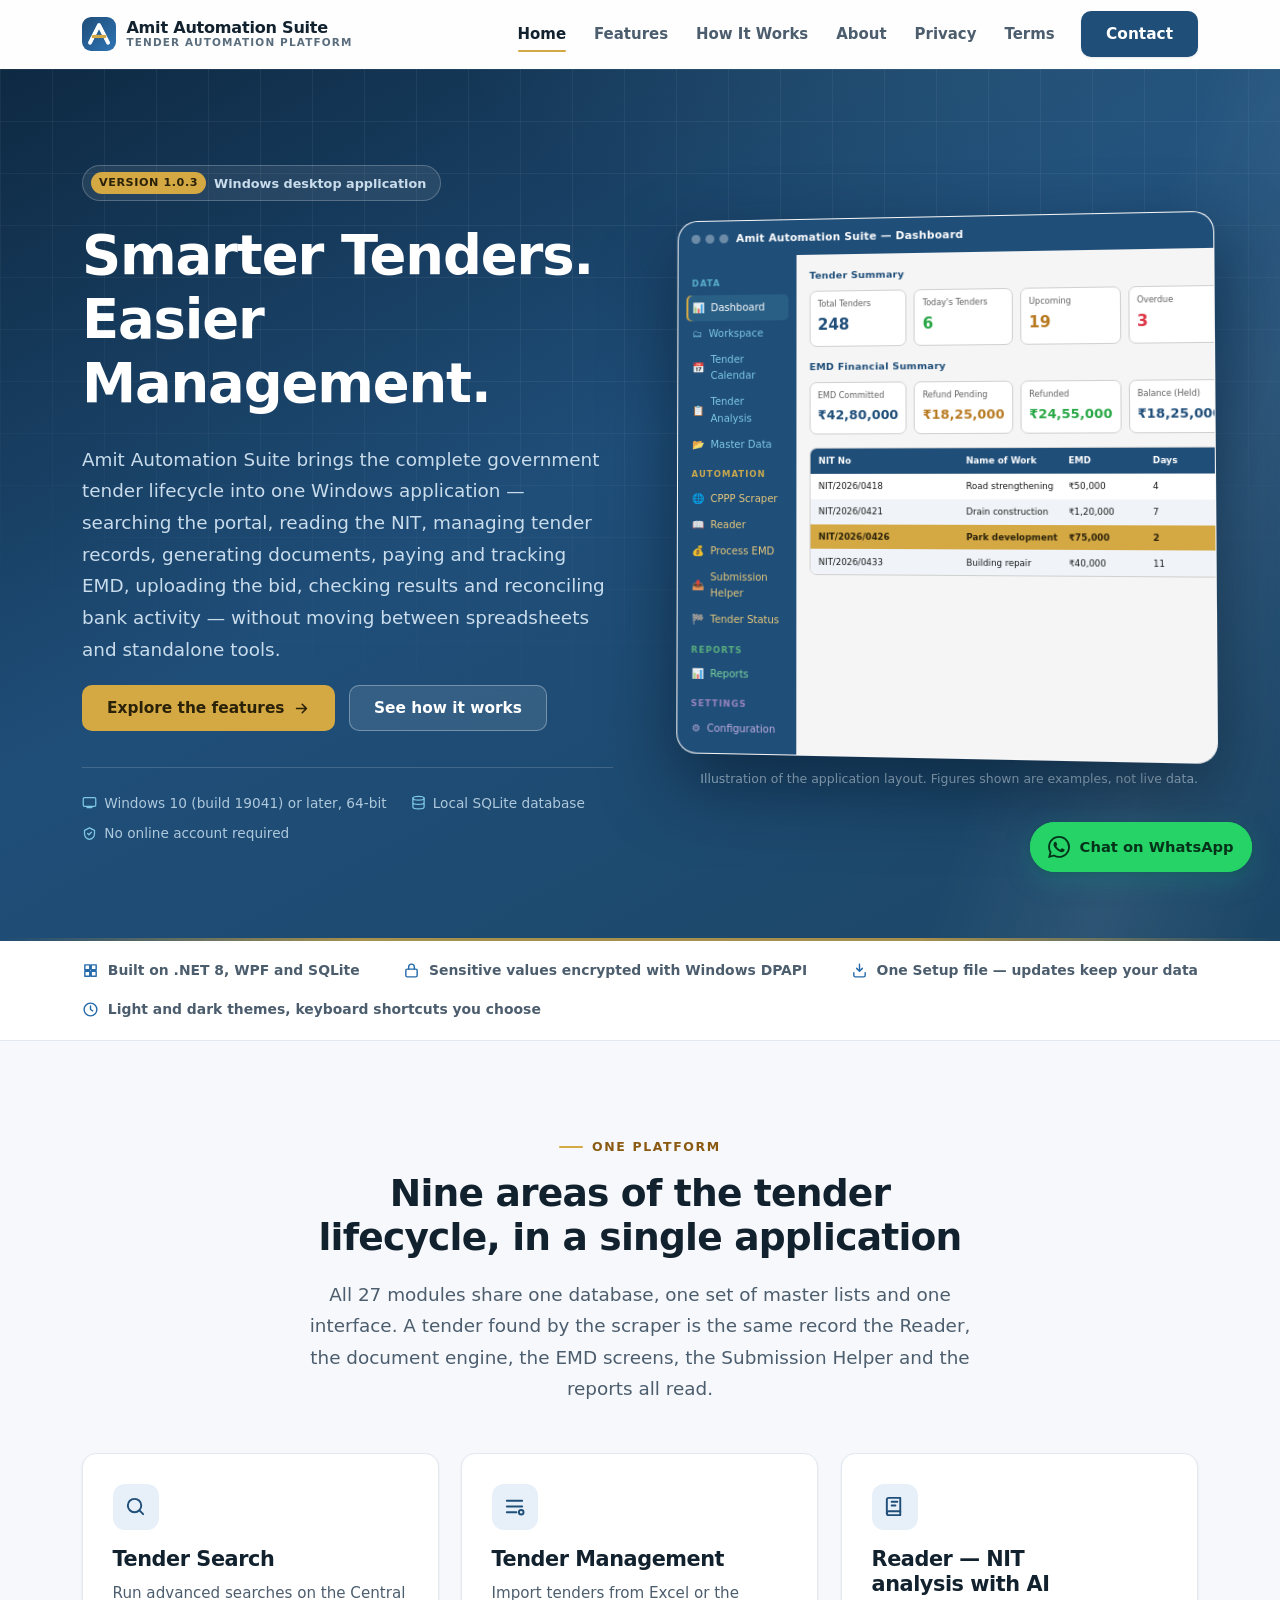
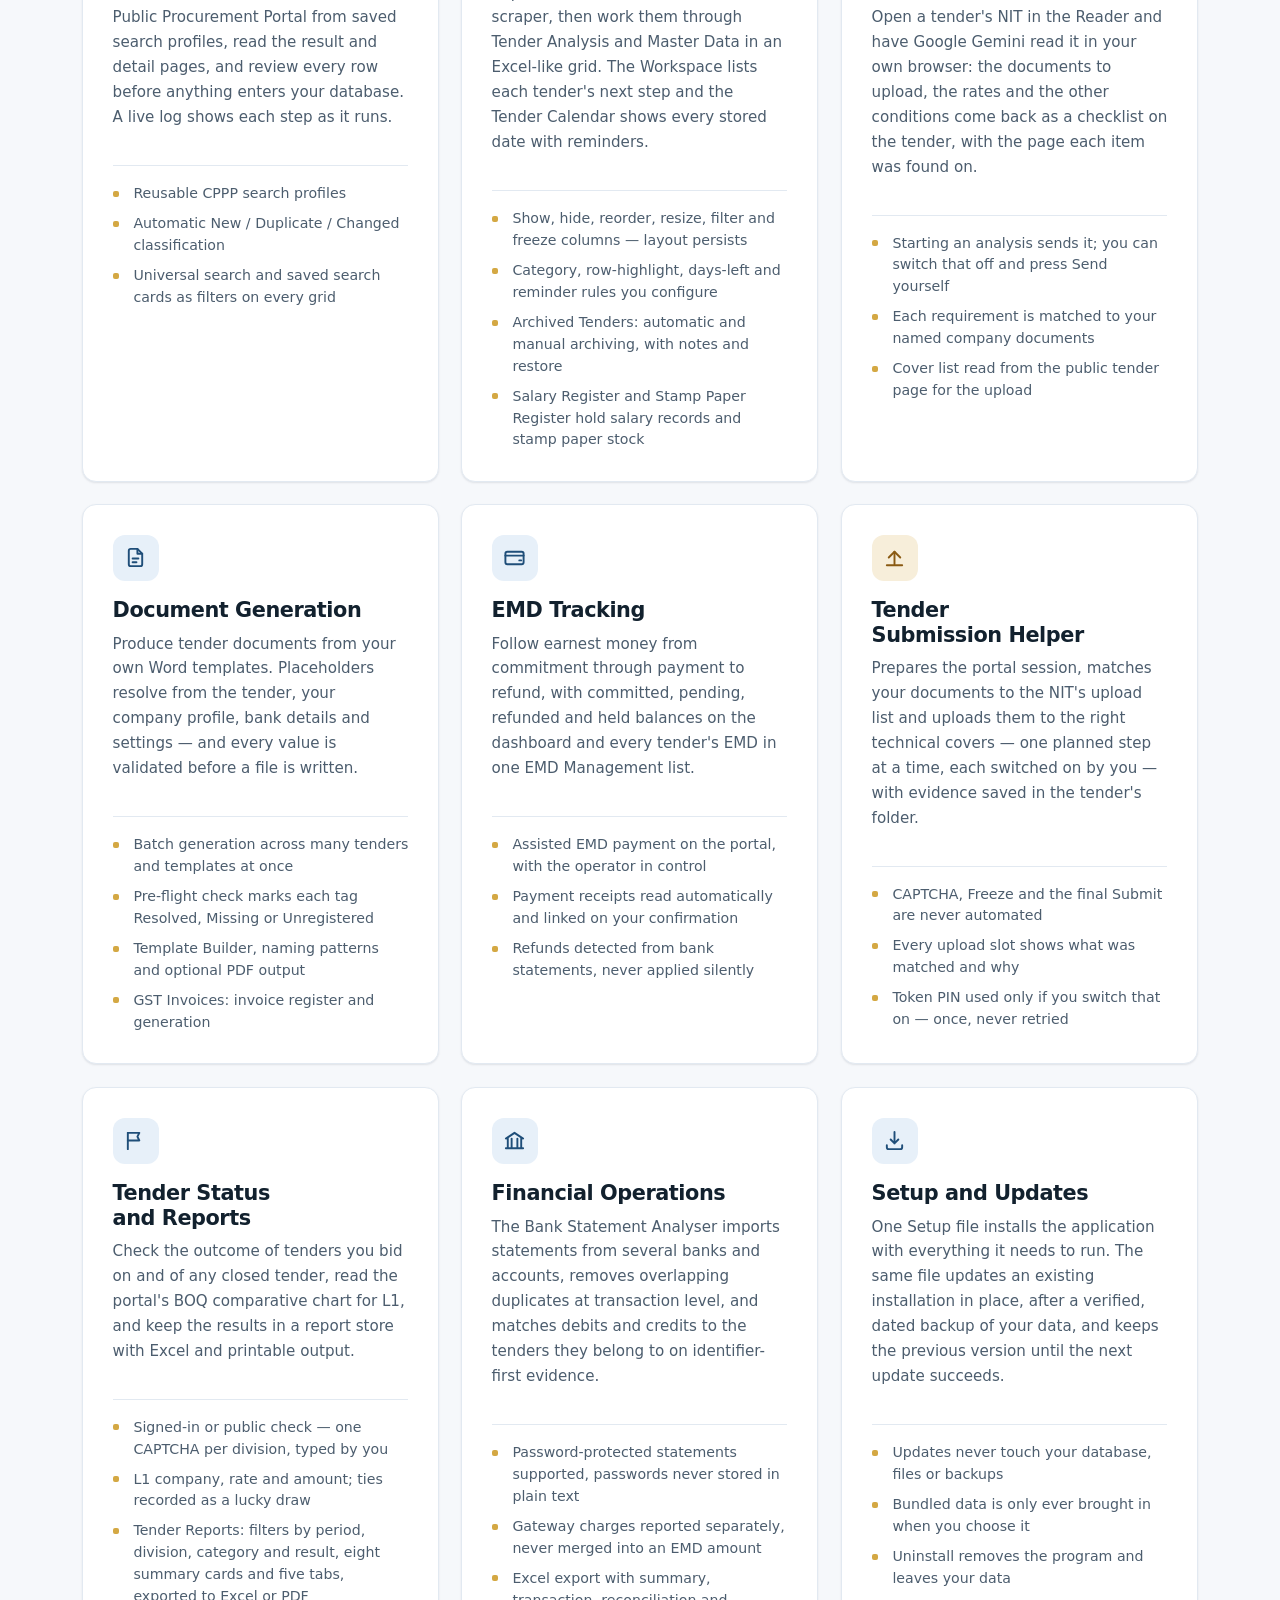
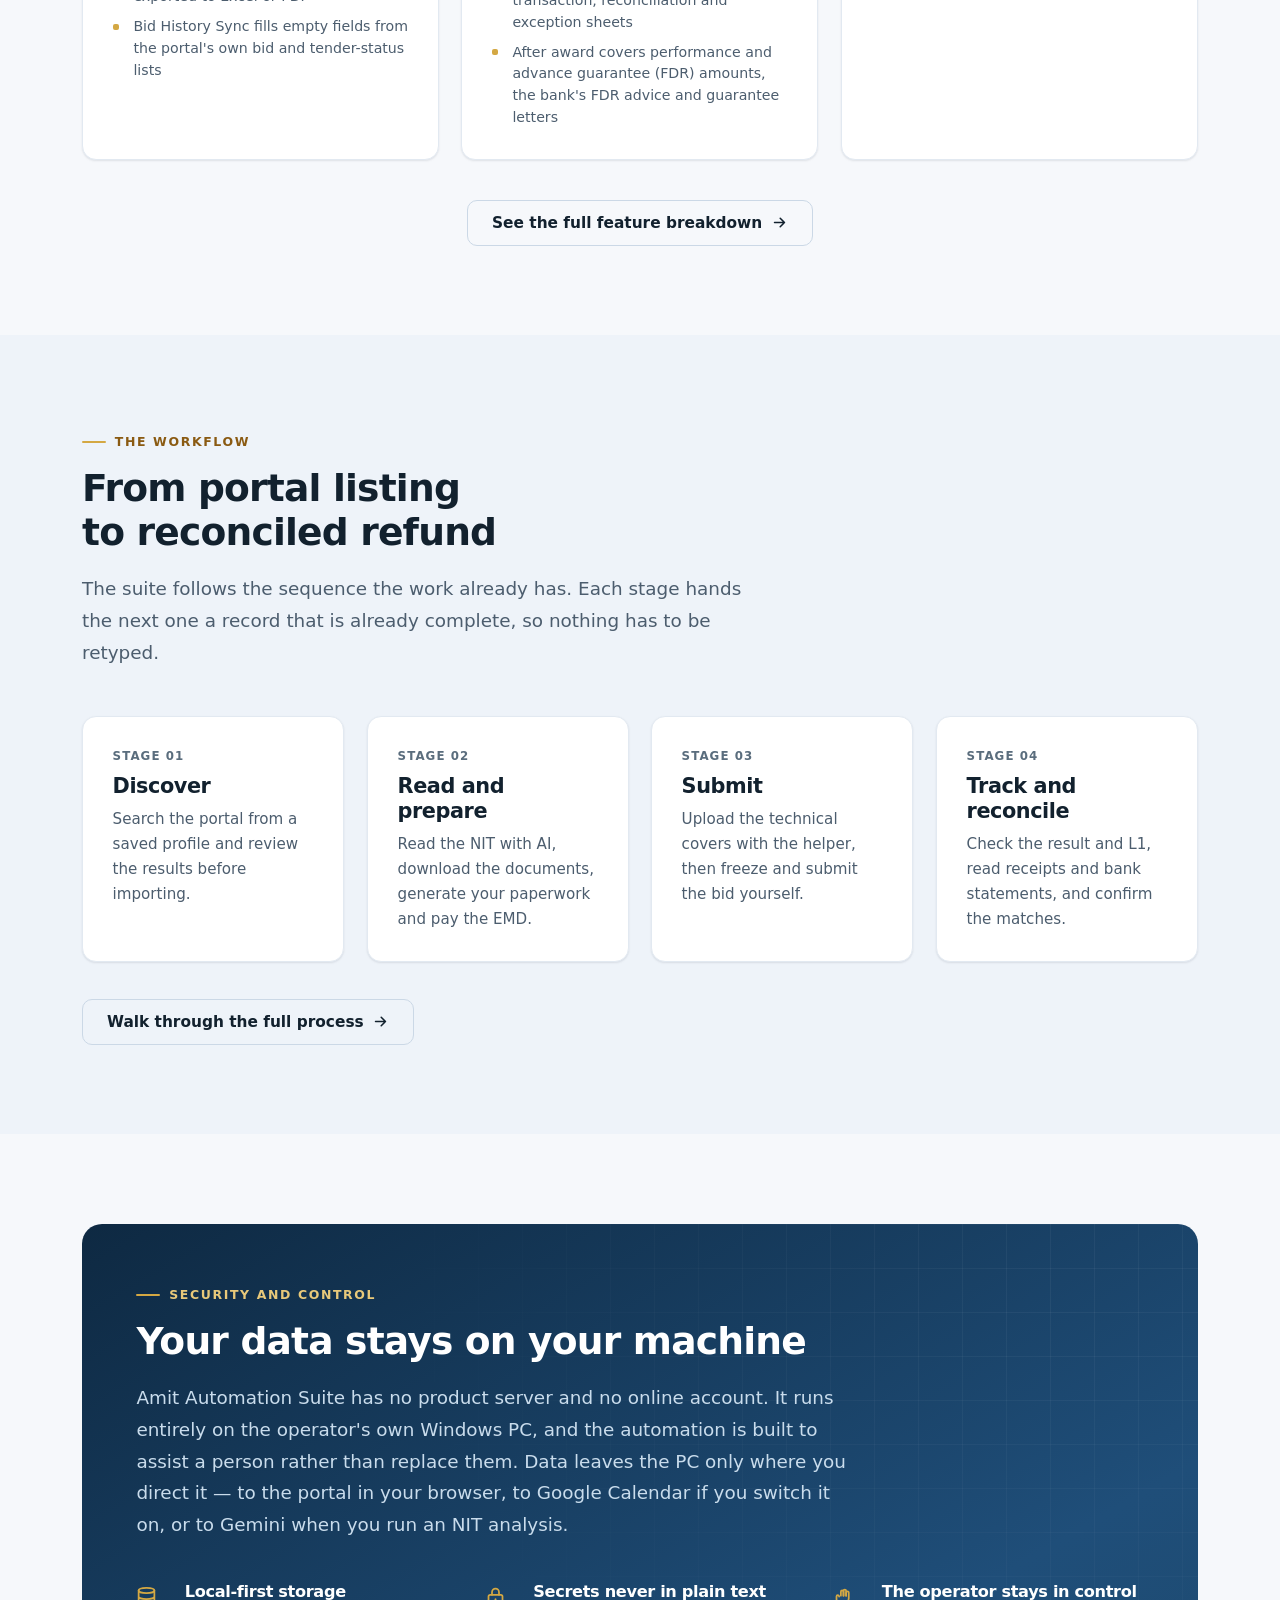
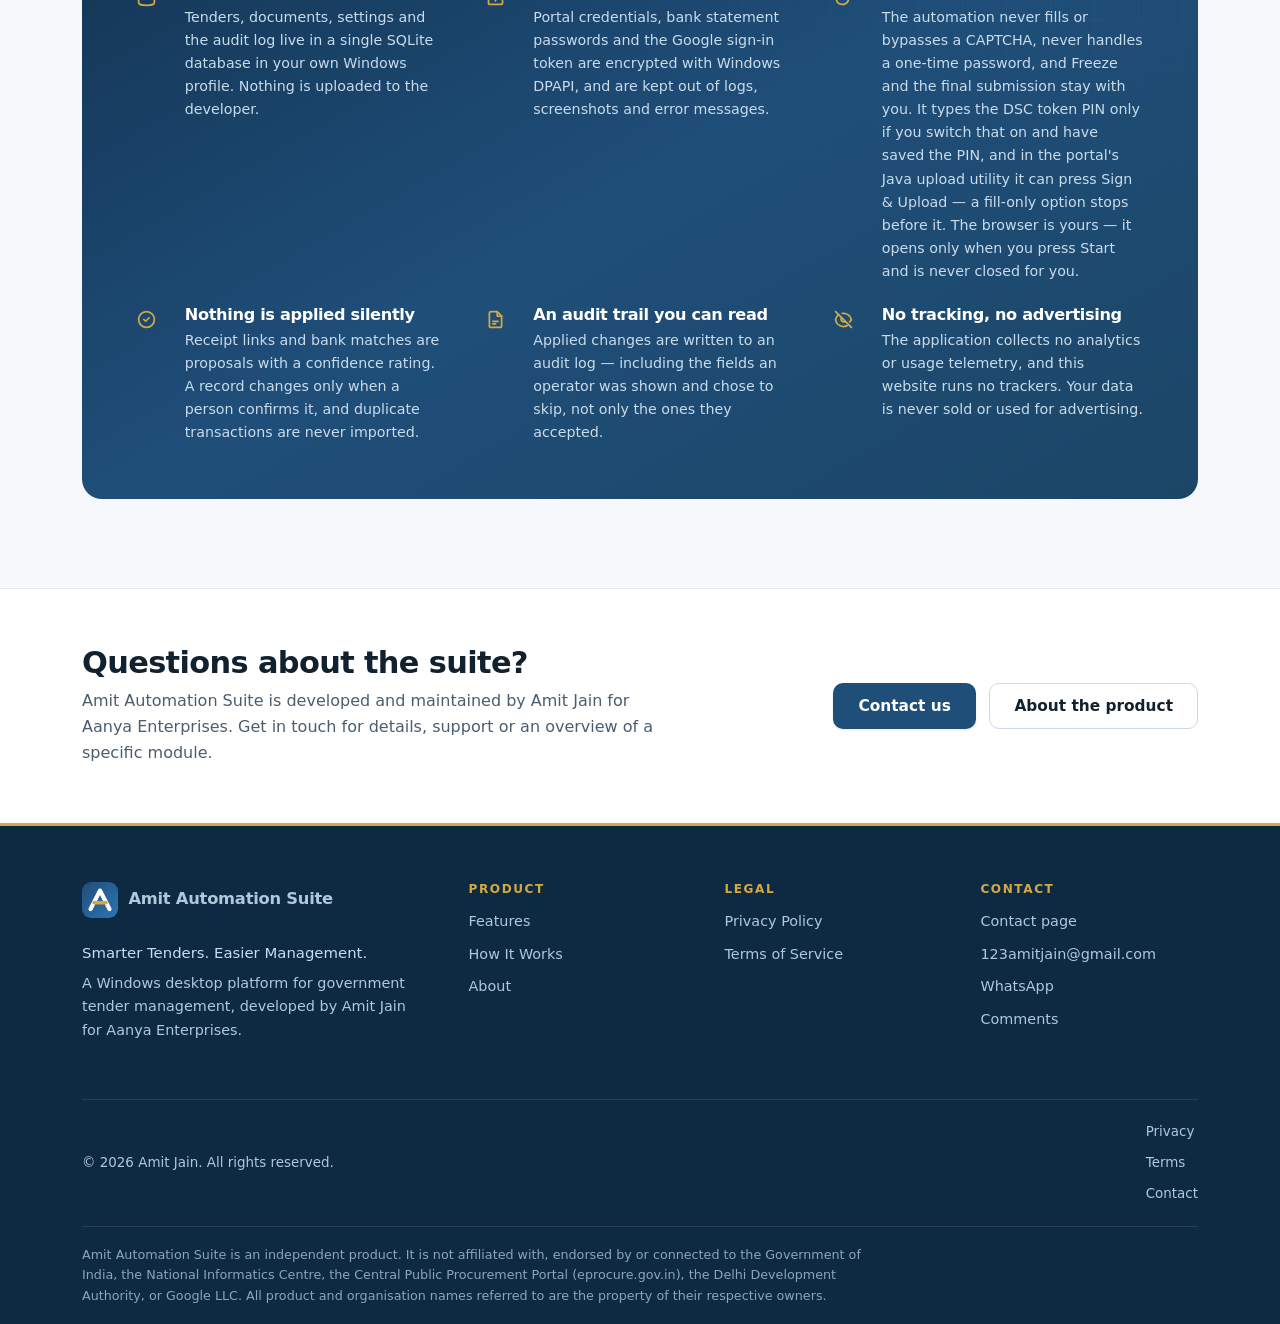
<file: index.html>
<!DOCTYPE html>
<html lang="en" dir="ltr">
<head>
<meta charset="utf-8">
<meta name="viewport" content="width=device-width, initial-scale=1">
<title>Amit Automation Suite — Tender Management &amp; Automation for Windows</title>
<meta name="description" content="Windows desktop platform for government tenders: CPPP search, AI NIT reading, documents, EMD, bid submission help, tender status, reports and bank reconciliation.">
<meta name="author" content="Amit Jain">
<meta name="theme-color" content="#1F4E79">
<link rel="canonical" href="https://amitsuite.github.io/">

<meta property="og:type" content="website">
<meta property="og:site_name" content="Amit Automation Suite">
<meta property="og:title" content="Amit Automation Suite — Tender Management &amp; Automation for Windows">
<meta property="og:description" content="A Windows desktop platform for the government tender lifecycle, from CPPP search and NIT reading to EMD, bid submission help and reports. Data stays on your machine.">
<meta property="og:url" content="https://amitsuite.github.io/">
<meta property="og:image" content="https://amitsuite.github.io/assets/img/og-image.png">
<meta property="og:image:width" content="1200">
<meta property="og:image:height" content="630">
<meta property="og:image:alt" content="Amit Automation Suite — Smarter Tenders. Easier Management.">
<meta name="twitter:card" content="summary_large_image">
<meta name="twitter:title" content="Amit Automation Suite">
<meta name="twitter:description" content="A Windows desktop platform for the government tender lifecycle. Data stays on your machine.">
<meta name="twitter:image" content="https://amitsuite.github.io/assets/img/og-image.png">

<link rel="icon" href="favicon.ico" sizes="any">
<link rel="icon" type="image/png" sizes="32x32" href="assets/img/favicon-32.png">
<link rel="icon" type="image/png" sizes="16x16" href="assets/img/favicon-16.png">
<link rel="apple-touch-icon" href="assets/img/apple-touch-icon.png">
<link rel="manifest" href="site.webmanifest">
<link rel="stylesheet" href="assets/css/styles.css">
<script>document.documentElement.classList.add('js');</script>
<script type="application/ld+json">
{
  "@context": "https://schema.org",
  "@type": "SoftwareApplication",
  "name": "Amit Automation Suite",
  "alternateName": "AAS",
  "applicationCategory": "BusinessApplication",
  "applicationSubCategory": "Tender Management",
  "operatingSystem": "Windows 10 version 2004 (build 19041) or later, 64-bit",
  "softwareVersion": "1.0.3",
  "url": "https://amitsuite.github.io/",
  "image": "https://amitsuite.github.io/assets/img/og-image.png",
  "description": "A Windows desktop platform that manages the government tender lifecycle end to end: CPPP tender search, AI-assisted NIT reading, tender management, document generation, EMD tracking, portal submission assistance, tender status, reports and financial reconciliation. All records are stored in a local SQLite database on the operator's own machine.",
  "author":    { "@type": "Person", "name": "Amit Jain", "email": "123amitjain@gmail.com" },
  "publisher": { "@type": "Organization", "name": "Aanya Enterprises" }
}
</script>
</head>
<body>
<a class="skip-link" href="#main">Skip to main content</a>
<div class="scroll-progress" aria-hidden="true"><span></span></div>

<header class="site-header">
  <div class="wrap">
    <nav class="nav" aria-label="Primary">
      <a class="brand" href="index.html">
        <img class="brand__mark" src="assets/img/icon-512.png" width="34" height="34" alt="" decoding="async">
        <span class="brand__text">
          <span class="brand__name">Amit Automation Suite</span>
          <span class="brand__sub">Tender Automation Platform</span>
        </span>
      </a>
      <button class="nav__toggle" type="button" aria-expanded="false" aria-controls="nav-menu">
        <span class="visually-hidden">Toggle navigation menu</span>
        <svg class="icon-open" viewBox="0 0 24 24" fill="none" stroke="currentColor" stroke-width="2" stroke-linecap="round" aria-hidden="true"><path d="M3 6h18M3 12h18M3 18h18"/></svg>
        <svg class="icon-close" viewBox="0 0 24 24" fill="none" stroke="currentColor" stroke-width="2" stroke-linecap="round" aria-hidden="true"><path d="M6 6l12 12M18 6L6 18"/></svg>
      </button>
      <div class="nav__menu" id="nav-menu">
        <ul class="nav__links">
          <li><a href="index.html" aria-current="page">Home</a></li>
          <li><a href="features.html">Features</a></li>
          <li><a href="how-it-works.html">How It Works</a></li>
          <li><a href="about.html">About</a></li>
          <li><a href="privacy.html">Privacy</a></li>
          <li><a href="terms.html">Terms</a></li>
        </ul>
        <div class="nav__cta"><a class="btn btn--primary" href="contact.html">Contact</a></div>
      </div>
    </nav>
  </div>
</header>

<main id="main">

  <!-- ============================ Hero ============================ -->
  <section class="hero">
    <span class="hero__sheen" aria-hidden="true"></span>
    <div class="wrap">
      <div class="hero__inner">
        <div>
          <p class="hero__badge"><b>Version 1.0.3</b> Windows desktop application</p>
          <h1>Smarter Tenders.<br>Easier Management.</h1>
          <p class="lede">Amit Automation Suite brings the complete government tender lifecycle into one
            Windows application — searching the portal, reading the NIT, managing tender records,
            generating documents, paying and tracking EMD, uploading the bid, checking results and
            reconciling bank activity — without moving between spreadsheets and standalone tools.</p>
          <div class="btn-row">
            <a class="btn btn--gold" href="features.html">
              Explore the features
              <svg viewBox="0 0 24 24" fill="none" stroke="currentColor" stroke-width="2.2" stroke-linecap="round" stroke-linejoin="round" aria-hidden="true"><path d="M5 12h14M13 6l6 6-6 6"/></svg>
            </a>
            <a class="btn btn--onDark" href="how-it-works.html">See how it works</a>
          </div>
          <ul class="hero__meta">
            <li><svg viewBox="0 0 24 24" fill="none" stroke="currentColor" stroke-width="2" stroke-linecap="round" stroke-linejoin="round" aria-hidden="true"><rect x="2" y="4" width="20" height="14" rx="2"/><path d="M8 20h8M12 18v2"/></svg> Windows 10 (build 19041) or later, 64-bit</li>
            <li><svg viewBox="0 0 24 24" fill="none" stroke="currentColor" stroke-width="2" stroke-linecap="round" stroke-linejoin="round" aria-hidden="true"><ellipse cx="12" cy="5" rx="9" ry="3"/><path d="M3 5v14c0 1.7 4 3 9 3s9-1.3 9-3V5M3 12c0 1.7 4 3 9 3s9-1.3 9-3"/></svg> Local SQLite database</li>
            <li><svg viewBox="0 0 24 24" fill="none" stroke="currentColor" stroke-width="2" stroke-linecap="round" stroke-linejoin="round" aria-hidden="true"><path d="M12 3l8 4v5c0 5-3.4 8.4-8 9.5C7.4 20.4 4 17 4 12V7z"/><path d="M9 12l2 2 4-4"/></svg> No online account required</li>
          </ul>
        </div>

        <div class="hero__visual">
          <!-- Illustration of the application layout. Not a photograph of live data. -->
          <div class="mock" role="img" aria-label="Illustration of the Amit Automation Suite dashboard: a navy sidebar grouped into Data, Automation, Reports and Settings sections, with tender and EMD summary cards and a tender grid.">
            <div class="mock__bar">
              <span class="mock__dots"><i></i><i></i><i></i></span>
              <span class="mock__title">Amit Automation Suite — Dashboard</span>
            </div>
            <div class="mock__body" aria-hidden="true">
              <div class="mock__side">
                <div class="mock__group g-data">DATA</div>
                <div class="mock__nav t-data is-active"><em>&#128202;</em> Dashboard</div>
                <div class="mock__nav t-data"><em>&#128450;</em> Workspace</div>
                <div class="mock__nav t-data"><em>&#128197;</em> Tender Calendar</div>
                <div class="mock__nav t-data"><em>&#128203;</em> Tender Analysis</div>
                <div class="mock__nav t-data"><em>&#128194;</em> Master Data</div>
                <div class="mock__group g-auto">AUTOMATION</div>
                <div class="mock__nav t-auto"><em>&#127760;</em> CPPP Scraper</div>
                <div class="mock__nav t-auto"><em>&#128214;</em> Reader</div>
                <div class="mock__nav t-auto"><em>&#128176;</em> Process EMD</div>
                <div class="mock__nav t-auto"><em>&#128228;</em> Submission Helper</div>
                <div class="mock__nav t-auto"><em>&#127937;</em> Tender Status</div>
                <div class="mock__group g-rep">REPORTS</div>
                <div class="mock__nav t-rep"><em>&#128202;</em> Reports</div>
                <div class="mock__group g-set">SETTINGS</div>
                <div class="mock__nav t-set"><em>&#9881;</em> Configuration</div>
              </div>
              <div class="mock__main">
                <div class="mock__label">Tender Summary</div>
                <div class="mock__cards">
                  <div class="mock__card"><span>Total Tenders</span><b class="c-blue" data-count="248">248</b></div>
                  <div class="mock__card"><span>Today's Tenders</span><b class="c-green" data-count="6">6</b></div>
                  <div class="mock__card"><span>Upcoming</span><b class="c-amber" data-count="19">19</b></div>
                  <div class="mock__card"><span>Overdue</span><b class="c-red" data-count="3">3</b></div>
                </div>
                <div class="mock__label">EMD Financial Summary</div>
                <div class="mock__cards">
                  <div class="mock__card"><span>EMD Committed</span><b class="c-blue money" data-count="4280000" data-prefix="&#8377;">&#8377;42,80,000</b></div>
                  <div class="mock__card"><span>Refund Pending</span><b class="c-amber money" data-count="1825000" data-prefix="&#8377;">&#8377;18,25,000</b></div>
                  <div class="mock__card"><span>Refunded</span><b class="c-green money" data-count="2455000" data-prefix="&#8377;">&#8377;24,55,000</b></div>
                  <div class="mock__card"><span>Balance (Held)</span><b class="c-blue money" data-count="1825000" data-prefix="&#8377;">&#8377;18,25,000</b></div>
                </div>
                <div class="mock__grid">
                  <div class="mock__row head"><span>NIT No</span><span>Name of Work</span><span>EMD</span><span>Days</span></div>
                  <div class="mock__row"><span>NIT/2026/0418</span><span>Road strengthening</span><span>&#8377;50,000</span><span>4</span></div>
                  <div class="mock__row alt"><span>NIT/2026/0421</span><span>Drain construction</span><span>&#8377;1,20,000</span><span>7</span></div>
                  <div class="mock__row sel"><span>NIT/2026/0426</span><span>Park development</span><span>&#8377;75,000</span><span>2</span></div>
                  <div class="mock__row alt"><span>NIT/2026/0433</span><span>Building repair</span><span>&#8377;40,000</span><span>11</span></div>
                </div>
              </div>
            </div>
          </div>
          <p class="mock__caption">Illustration of the application layout. Figures shown are examples, not live data.</p>
        </div>
      </div>
    </div>
  </section>

  <!-- ============================ Trust strip ============================ -->
  <div class="strip">
    <div class="wrap">
      <ul class="strip__list">
        <li><svg viewBox="0 0 24 24" fill="none" stroke="currentColor" stroke-width="2" stroke-linecap="round" stroke-linejoin="round" aria-hidden="true"><path d="M4 4h7v7H4zM13 4h7v7h-7zM4 13h7v7H4zM13 13h7v7h-7z"/></svg> Built on .NET 8, WPF and SQLite</li>
        <li><svg viewBox="0 0 24 24" fill="none" stroke="currentColor" stroke-width="2" stroke-linecap="round" stroke-linejoin="round" aria-hidden="true"><rect x="4" y="10" width="16" height="11" rx="2"/><path d="M8 10V7a4 4 0 0 1 8 0v3"/></svg> Sensitive values encrypted with Windows DPAPI</li>
        <li><svg viewBox="0 0 24 24" fill="none" stroke="currentColor" stroke-width="2" stroke-linecap="round" stroke-linejoin="round" aria-hidden="true"><path d="M12 3v10M8 9l4 4 4-4"/><path d="M4 15v4a2 2 0 0 0 2 2h12a2 2 0 0 0 2-2v-4"/></svg> One Setup file — updates keep your data</li>
        <li><svg viewBox="0 0 24 24" fill="none" stroke="currentColor" stroke-width="2" stroke-linecap="round" stroke-linejoin="round" aria-hidden="true"><circle cx="12" cy="12" r="9"/><path d="M12 7v5l3 2"/></svg> Light and dark themes, keyboard shortcuts you choose</li>
      </ul>
    </div>
  </div>

  <!-- ============================ Product areas ============================ -->
  <section class="section">
    <div class="wrap">
      <div class="section-head section-head--center">
        <p class="eyebrow">One platform</p>
        <h2>Nine areas of the tender lifecycle, in a single application</h2>
        <p class="lede">All 27 modules share one database, one set of master lists and one interface.
          A tender found by the scraper is the same record the Reader, the document engine, the EMD
          screens, the Submission Helper and the reports all read.</p>
      </div>

      <div class="grid grid--3">

        <article class="card card--hover reveal">
          <span class="card__icon" aria-hidden="true">
            <svg viewBox="0 0 24 24" fill="none" stroke="currentColor" stroke-width="2" stroke-linecap="round" stroke-linejoin="round"><circle cx="11" cy="11" r="7"/><path d="M20 20l-3.9-3.9"/></svg>
          </span>
          <h3>Tender Search</h3>
          <p>Run advanced searches on the Central Public Procurement Portal from saved search
            profiles, read the result and detail pages, and review every row before anything
            enters your database. A live log shows each step as it runs.</p>
          <ul class="card__list">
            <li>Reusable CPPP search profiles</li>
            <li>Automatic New / Duplicate / Changed classification</li>
            <li>Universal search and saved search cards as filters on every grid</li>
          </ul>
        </article>

        <article class="card card--hover reveal reveal-d1">
          <span class="card__icon" aria-hidden="true">
            <svg viewBox="0 0 24 24" fill="none" stroke="currentColor" stroke-width="2" stroke-linecap="round" stroke-linejoin="round"><path d="M4 6h16M4 12h16M4 18h10"/><circle cx="19" cy="18" r="2.4"/></svg>
          </span>
          <h3>Tender Management</h3>
          <p>Import tenders from Excel or the scraper, then work them through Tender Analysis and
            Master Data in an Excel-like grid. The Workspace lists each tender's next step and the
            Tender Calendar shows every stored date with reminders.</p>
          <ul class="card__list">
            <li>Show, hide, reorder, resize, filter and freeze columns — layout persists</li>
            <li>Category, row-highlight, days-left and reminder rules you configure</li>
            <li>Archived Tenders: automatic and manual archiving, with notes and restore</li>
            <li>Salary Register and Stamp Paper Register hold salary records and stamp paper stock</li>
          </ul>
        </article>

        <article class="card card--hover reveal reveal-d2">
          <span class="card__icon" aria-hidden="true">
            <svg viewBox="0 0 24 24" fill="none" stroke="currentColor" stroke-width="2" stroke-linecap="round" stroke-linejoin="round"><path d="M4 19V5a2 2 0 0 1 2-2h12v18H6a2 2 0 0 1-2-2z"/><path d="M4 19a2 2 0 0 1 2-2h12"/><path d="M9 7h6M9 11h4"/></svg>
          </span>
          <h3>Reader — NIT analysis with AI</h3>
          <p>Open a tender's NIT in the Reader and have Google Gemini read it in your own browser:
            the documents to upload, the rates and the other conditions come back as a checklist
            on the tender, with the page each item was found on.</p>
          <ul class="card__list">
            <li>Starting an analysis sends it; you can switch that off and press Send yourself</li>
            <li>Each requirement is matched to your named company documents</li>
            <li>Cover list read from the public tender page for the upload</li>
          </ul>
        </article>

        <article class="card card--hover reveal">
          <span class="card__icon" aria-hidden="true">
            <svg viewBox="0 0 24 24" fill="none" stroke="currentColor" stroke-width="2" stroke-linecap="round" stroke-linejoin="round"><path d="M14 3H7a2 2 0 0 0-2 2v14a2 2 0 0 0 2 2h10a2 2 0 0 0 2-2V8z"/><path d="M14 3v5h5M9 13h6M9 17h4"/></svg>
          </span>
          <h3>Document Generation</h3>
          <p>Produce tender documents from your own Word templates. Placeholders resolve from the
            tender, your company profile, bank details and settings — and every value is validated
            before a file is written.</p>
          <ul class="card__list">
            <li>Batch generation across many tenders and templates at once</li>
            <li>Pre-flight check marks each tag Resolved, Missing or Unregistered</li>
            <li>Template Builder, naming patterns and optional PDF output</li>
            <li>GST Invoices: invoice register and generation</li>
          </ul>
        </article>

        <article class="card card--hover reveal reveal-d1">
          <span class="card__icon" aria-hidden="true">
            <svg viewBox="0 0 24 24" fill="none" stroke="currentColor" stroke-width="2" stroke-linecap="round" stroke-linejoin="round"><rect x="2.5" y="6" width="19" height="13" rx="2"/><path d="M2.5 10h19"/><path d="M17 15h2"/></svg>
          </span>
          <h3>EMD Tracking</h3>
          <p>Follow earnest money from commitment through payment to refund, with committed,
            pending, refunded and held balances on the dashboard and every tender's EMD in one
            EMD Management list.</p>
          <ul class="card__list">
            <li>Assisted EMD payment on the portal, with the operator in control</li>
            <li>Payment receipts read automatically and linked on your confirmation</li>
            <li>Refunds detected from bank statements, never applied silently</li>
          </ul>
        </article>

        <article class="card card--hover reveal reveal-d2">
          <span class="card__icon card__icon--gold" aria-hidden="true">
            <svg viewBox="0 0 24 24" fill="none" stroke="currentColor" stroke-width="2" stroke-linecap="round" stroke-linejoin="round"><path d="M12 19V6"/><path d="M6 12l6-6 6 6"/><path d="M4 20h16"/></svg>
          </span>
          <h3>Tender Submission Helper</h3>
          <p>Prepares the portal session, matches your documents to the NIT's upload list and
            uploads them to the right technical covers — one planned step at a time, each switched
            on by you — with evidence saved in the tender's folder.</p>
          <ul class="card__list">
            <li>CAPTCHA, Freeze and the final Submit are never automated</li>
            <li>Every upload slot shows what was matched and why</li>
            <li>Token PIN used only if you switch that on — once, never retried</li>
          </ul>
        </article>

        <article class="card card--hover reveal">
          <span class="card__icon" aria-hidden="true">
            <svg viewBox="0 0 24 24" fill="none" stroke="currentColor" stroke-width="2" stroke-linecap="round" stroke-linejoin="round"><path d="M4 21V4"/><path d="M4 4h12l-2 4 2 4H4"/></svg>
          </span>
          <h3>Tender Status and Reports</h3>
          <p>Check the outcome of tenders you bid on and of any closed tender, read the portal's
            BOQ comparative chart for L1, and keep the results in a report store with Excel and
            printable output.</p>
          <ul class="card__list">
            <li>Signed-in or public check — one CAPTCHA per division, typed by you</li>
            <li>L1 company, rate and amount; ties recorded as a lucky draw</li>
            <li>Tender Reports: filters by period, division, category and result, eight summary cards and five tabs, exported to Excel or PDF</li>
            <li>Bid History Sync fills empty fields from the portal's own bid and tender-status lists</li>
          </ul>
        </article>

        <article class="card card--hover reveal reveal-d1">
          <span class="card__icon" aria-hidden="true">
            <svg viewBox="0 0 24 24" fill="none" stroke="currentColor" stroke-width="2" stroke-linecap="round" stroke-linejoin="round"><path d="M3 10l9-6 9 6"/><path d="M5 10v9M19 10v9M9 10v9M15 10v9M3 20h18"/></svg>
          </span>
          <h3>Financial Operations</h3>
          <p>The Bank Statement Analyser imports statements from several banks and accounts, removes
            overlapping duplicates at transaction level, and matches debits and credits to the
            tenders they belong to on identifier-first evidence.</p>
          <ul class="card__list">
            <li>Password-protected statements supported, passwords never stored in plain text</li>
            <li>Gateway charges reported separately, never merged into an EMD amount</li>
            <li>Excel export with summary, transaction, reconciliation and exception sheets</li>
            <li>After award covers performance and advance guarantee (FDR) amounts, the bank's FDR advice and guarantee letters</li>
          </ul>
        </article>

        <article class="card card--hover reveal reveal-d2">
          <span class="card__icon" aria-hidden="true">
            <svg viewBox="0 0 24 24" fill="none" stroke="currentColor" stroke-width="2" stroke-linecap="round" stroke-linejoin="round"><path d="M12 3v12M8 11l4 4 4-4"/><path d="M4 17v2a2 2 0 0 0 2 2h12a2 2 0 0 0 2-2v-2"/></svg>
          </span>
          <h3>Setup and Updates</h3>
          <p>One Setup file installs the application with everything it needs to run. The same
            file updates an existing installation in place, after a verified, dated backup of your
            data, and keeps the previous version until the next update succeeds.</p>
          <ul class="card__list">
            <li>Updates never touch your database, files or backups</li>
            <li>Bundled data is only ever brought in when you choose it</li>
            <li>Uninstall removes the program and leaves your data</li>
          </ul>
        </article>

      </div>

      <p class="text-center" style="margin-top: 2.5rem;">
        <a class="btn btn--ghost" href="features.html">See the full feature breakdown
          <svg viewBox="0 0 24 24" fill="none" stroke="currentColor" stroke-width="2.2" stroke-linecap="round" stroke-linejoin="round" aria-hidden="true"><path d="M5 12h14M13 6l6 6-6 6"/></svg>
        </a>
      </p>
    </div>
  </section>

  <!-- ============================ Workflow ============================ -->
  <section class="section section--alt">
    <div class="wrap">
      <div class="section-head">
        <p class="eyebrow">The workflow</p>
        <h2>From portal listing to reconciled refund</h2>
        <p class="lede">The suite follows the sequence the work already has. Each stage hands the
          next one a record that is already complete, so nothing has to be retyped.</p>
      </div>

      <div class="grid grid--4">
        <div class="card reveal">
          <span class="step__module">Stage 01</span>
          <h3>Discover</h3>
          <p>Search the portal from a saved profile and review the results before importing.</p>
        </div>
        <div class="card reveal reveal-d1">
          <span class="step__module">Stage 02</span>
          <h3>Read and prepare</h3>
          <p>Read the NIT with AI, download the documents, generate your paperwork and pay the EMD.</p>
        </div>
        <div class="card reveal reveal-d2">
          <span class="step__module">Stage 03</span>
          <h3>Submit</h3>
          <p>Upload the technical covers with the helper, then freeze and submit the bid yourself.</p>
        </div>
        <div class="card reveal reveal-d3">
          <span class="step__module">Stage 04</span>
          <h3>Track and reconcile</h3>
          <p>Check the result and L1, read receipts and bank statements, and confirm the matches.</p>
        </div>
      </div>

      <p style="margin-top: 2.25rem;">
        <a class="btn btn--ghost" href="how-it-works.html">Walk through the full process
          <svg viewBox="0 0 24 24" fill="none" stroke="currentColor" stroke-width="2.2" stroke-linecap="round" stroke-linejoin="round" aria-hidden="true"><path d="M5 12h14M13 6l6 6-6 6"/></svg>
        </a>
      </p>
    </div>
  </section>

  <!-- ============================ Security / trust ============================ -->
  <section class="section">
    <div class="wrap">
      <div class="panel reveal">
        <p class="eyebrow eyebrow--light">Security and control</p>
        <h2>Your data stays on your machine</h2>
        <p class="lede" style="max-width: 62ch;">Amit Automation Suite has no product server and no
          online account. It runs entirely on the operator's own Windows PC, and the automation is
          built to assist a person rather than replace them. Data leaves the PC only where you
          direct it — to the portal in your browser, to Google Calendar if you switch it on, or to
          Gemini when you run an NIT analysis.</p>

        <div class="panel__grid">
          <div class="panel__item">
            <svg viewBox="0 0 24 24" fill="none" stroke="currentColor" stroke-width="2" stroke-linecap="round" stroke-linejoin="round" aria-hidden="true"><ellipse cx="12" cy="5" rx="9" ry="3"/><path d="M3 5v14c0 1.7 4 3 9 3s9-1.3 9-3V5M3 12c0 1.7 4 3 9 3s9-1.3 9-3"/></svg>
            <div>
              <h3>Local-first storage</h3>
              <p>Tenders, documents, settings and the audit log live in a single SQLite database in
                your own Windows profile. Nothing is uploaded to the developer.</p>
            </div>
          </div>
          <div class="panel__item">
            <svg viewBox="0 0 24 24" fill="none" stroke="currentColor" stroke-width="2" stroke-linecap="round" stroke-linejoin="round" aria-hidden="true"><rect x="4" y="10" width="16" height="11" rx="2"/><path d="M8 10V7a4 4 0 0 1 8 0v3"/><path d="M12 15v2"/></svg>
            <div>
              <h3>Secrets never in plain text</h3>
              <p>Portal credentials, bank statement passwords and the Google sign-in token are
                encrypted with Windows DPAPI, and are kept out of logs, screenshots and error
                messages.</p>
            </div>
          </div>
          <div class="panel__item">
            <svg viewBox="0 0 24 24" fill="none" stroke="currentColor" stroke-width="2" stroke-linecap="round" stroke-linejoin="round" aria-hidden="true"><path d="M9 11V6.5a1.5 1.5 0 0 1 3 0V11"/><path d="M12 11V5.5a1.5 1.5 0 0 1 3 0V11"/><path d="M15 11V7.5a1.5 1.5 0 0 1 3 0V14a7 7 0 0 1-7 7h-1a6 6 0 0 1-6-6v-3a1.5 1.5 0 0 1 3 0"/></svg>
            <div>
              <h3>The operator stays in control</h3>
              <p>The automation never fills or bypasses a CAPTCHA, never handles a one-time
                password, and Freeze and the final submission stay with you. It types the DSC
                token PIN only if you switch that on and
                have saved the PIN, and in the portal's Java upload utility it can press Sign &amp;
                Upload — a fill-only option stops before it. The browser is yours — it opens only
                when you press Start and is never closed for you.</p>
            </div>
          </div>
          <div class="panel__item">
            <svg viewBox="0 0 24 24" fill="none" stroke="currentColor" stroke-width="2" stroke-linecap="round" stroke-linejoin="round" aria-hidden="true"><path d="M9 12l2 2 4-4"/><circle cx="12" cy="12" r="9"/></svg>
            <div>
              <h3>Nothing is applied silently</h3>
              <p>Receipt links and bank matches are proposals with a confidence rating. A record
                changes only when a person confirms it, and duplicate transactions are never
                imported.</p>
            </div>
          </div>
          <div class="panel__item">
            <svg viewBox="0 0 24 24" fill="none" stroke="currentColor" stroke-width="2" stroke-linecap="round" stroke-linejoin="round" aria-hidden="true"><path d="M14 3H7a2 2 0 0 0-2 2v14a2 2 0 0 0 2 2h10a2 2 0 0 0 2-2V8z"/><path d="M14 3v5h5"/><path d="M9 14h6M9 17h3"/></svg>
            <div>
              <h3>An audit trail you can read</h3>
              <p>Applied changes are written to an audit log — including the fields an operator was
                shown and chose to skip, not only the ones they accepted.</p>
            </div>
          </div>
          <div class="panel__item">
            <svg viewBox="0 0 24 24" fill="none" stroke="currentColor" stroke-width="2" stroke-linecap="round" stroke-linejoin="round" aria-hidden="true"><path d="M3 3l18 18"/><path d="M10.6 5.1A9 9 0 0 1 21 12c-.5 1-1.2 2-2 2.8M6.3 6.4A9 9 0 0 0 3 12a9 9 0 0 0 13 7"/><path d="M9.9 9.9a3 3 0 0 0 4.2 4.2"/></svg>
            <div>
              <h3>No tracking, no advertising</h3>
              <p>The application collects no analytics or usage telemetry, and this website runs no
                trackers. Your data is never sold or used for advertising.</p>
            </div>
          </div>
        </div>
      </div>
    </div>
  </section>

  <!-- ============================ CTA ============================ -->
  <section class="cta">
    <div class="wrap">
      <div class="cta__inner">
        <div class="cta__text">
          <h2>Questions about the suite?</h2>
          <p>Amit Automation Suite is developed and maintained by Amit Jain for Aanya Enterprises.
            Get in touch for details, support or an overview of a specific module.</p>
        </div>
        <div class="btn-row">
          <a class="btn btn--primary" href="contact.html">Contact us</a>
          <a class="btn btn--ghost" href="about.html">About the product</a>
        </div>
      </div>
    </div>
  </section>

</main>

<footer class="site-footer">
  <div class="wrap">
    <div class="footer__grid footer">
      <div>
        <a class="footer__brand" href="index.html">
          <img src="assets/img/icon-512.png" width="36" height="36" alt="" decoding="async" loading="lazy">
          <span>Amit Automation Suite</span>
        </a>
        <p class="footer__tag">Smarter Tenders. Easier Management.</p>
        <p class="footer__desc">A Windows desktop platform for government tender management,
          developed by Amit Jain for Aanya Enterprises.</p>
      </div>
      <div>
        <h2>Product</h2>
        <ul>
          <li><a href="features.html">Features</a></li>
          <li><a href="how-it-works.html">How It Works</a></li>
          <li><a href="about.html">About</a></li>
        </ul>
      </div>
      <div>
        <h2>Legal</h2>
        <ul>
          <li><a href="privacy.html">Privacy Policy</a></li>
          <li><a href="terms.html">Terms of Service</a></li>
        </ul>
      </div>
      <div>
        <h2>Contact</h2>
        <ul>
          <li><a href="contact.html">Contact page</a></li>
          <li><a href="mailto:123amitjain@gmail.com">123amitjain@gmail.com</a></li>
          <li data-wa-item hidden><a data-wa-link href="#" target="_blank" rel="noopener noreferrer">WhatsApp</a></li>
          <li><a href="contact.html#comments">Comments</a></li>
        </ul>
      </div>
    </div>

    <div class="footer__bottom footer">
      <p>&copy; <span data-year>2026</span> Amit Jain. All rights reserved.</p>
      <ul class="footer__legal">
        <li><a href="privacy.html">Privacy</a></li>
        <li><a href="terms.html">Terms</a></li>
        <li><a href="contact.html">Contact</a></li>
      </ul>
    </div>

    <div class="disclaimer">
      <p>Amit Automation Suite is an independent product. It is not affiliated with, endorsed by or
        connected to the Government of India, the National Informatics Centre, the Central Public
        Procurement Portal (eprocure.gov.in), the Delhi Development Authority, or Google LLC. All
        product and organisation names referred to are the property of their respective owners.</p>
    </div>
  </div>
</footer>

<a class="wa-float" data-wa-link data-wa-float href="#" hidden target="_blank"
   rel="noopener noreferrer" aria-label="Chat with us on WhatsApp">
  <svg viewBox="0 0 24 24" fill="currentColor" aria-hidden="true"><path d="M17.472 14.382c-.297-.149-1.758-.867-2.03-.967-.273-.099-.471-.148-.67.15-.197.297-.767.966-.94 1.164-.173.199-.347.223-.644.075-.297-.15-1.255-.463-2.39-1.475-.883-.788-1.48-1.761-1.653-2.059-.173-.297-.018-.458.13-.606.134-.133.298-.347.446-.52.149-.174.198-.298.298-.497.099-.198.05-.371-.025-.52-.075-.149-.669-1.612-.916-2.207-.242-.579-.487-.5-.669-.51-.173-.008-.371-.01-.57-.01-.198 0-.52.074-.792.372-.272.297-1.04 1.016-1.04 2.479 0 1.462 1.065 2.875 1.213 3.074.149.198 2.096 3.2 5.077 4.487.709.306 1.262.489 1.694.625.712.227 1.36.195 1.872.118.571-.085 1.758-.719 2.006-1.413.248-.694.248-1.289.173-1.413-.074-.124-.272-.198-.57-.347m-5.421 7.403h-.004a9.87 9.87 0 01-5.031-1.378l-.361-.214-3.741.982.998-3.648-.235-.374a9.86 9.86 0 01-1.51-5.26c.001-5.45 4.436-9.884 9.888-9.884 2.64 0 5.122 1.03 6.988 2.898a9.825 9.825 0 012.893 6.994c-.003 5.45-4.437 9.884-9.885 9.884m8.413-18.297A11.815 11.815 0 0012.05 0C5.495 0 .16 5.335.157 11.892c0 2.096.548 4.142 1.588 5.945L.057 24l6.305-1.654a11.882 11.882 0 005.683 1.448h.005c6.554 0 11.89-5.335 11.893-11.893A11.821 11.821 0 0020.465 3.488"/></svg>
  <span class="wa-float__label">Chat on WhatsApp</span>
</a>

<script src="assets/js/main.js" defer></script>
</body>
</html>
</file>
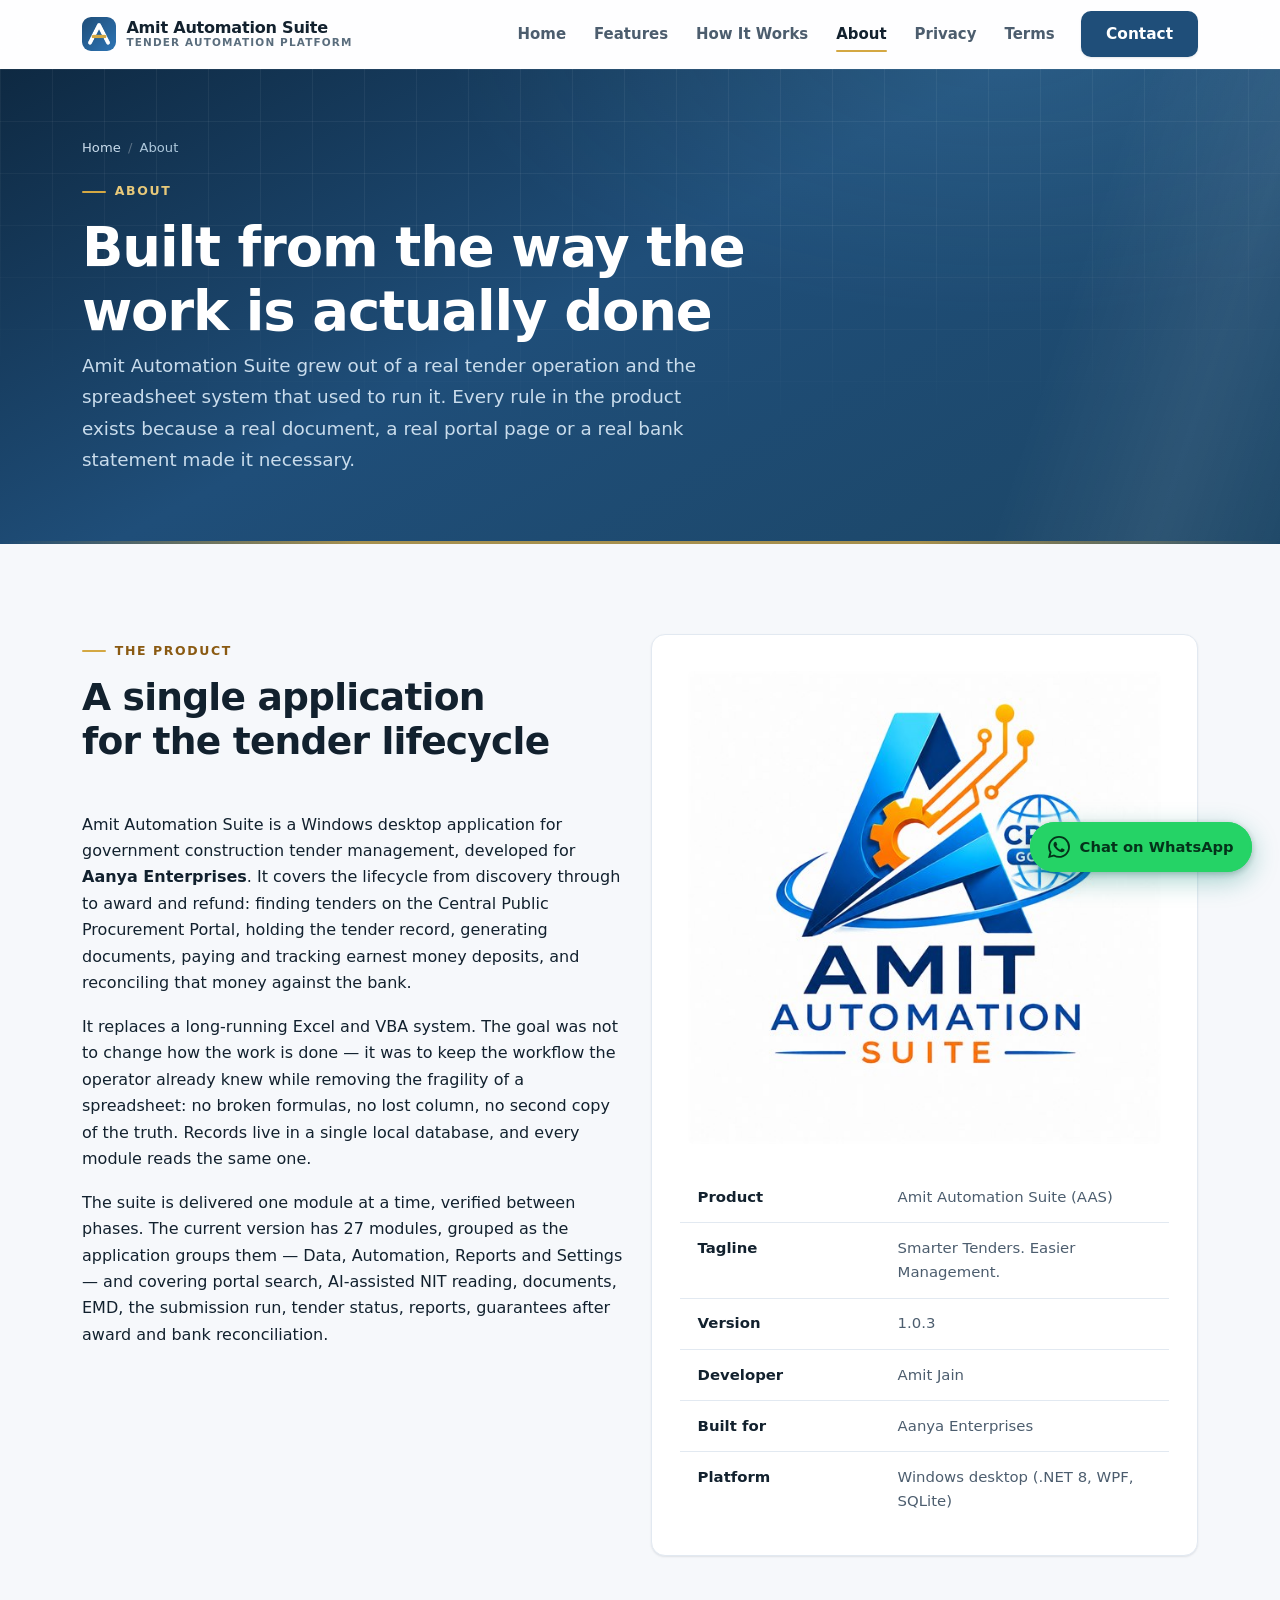
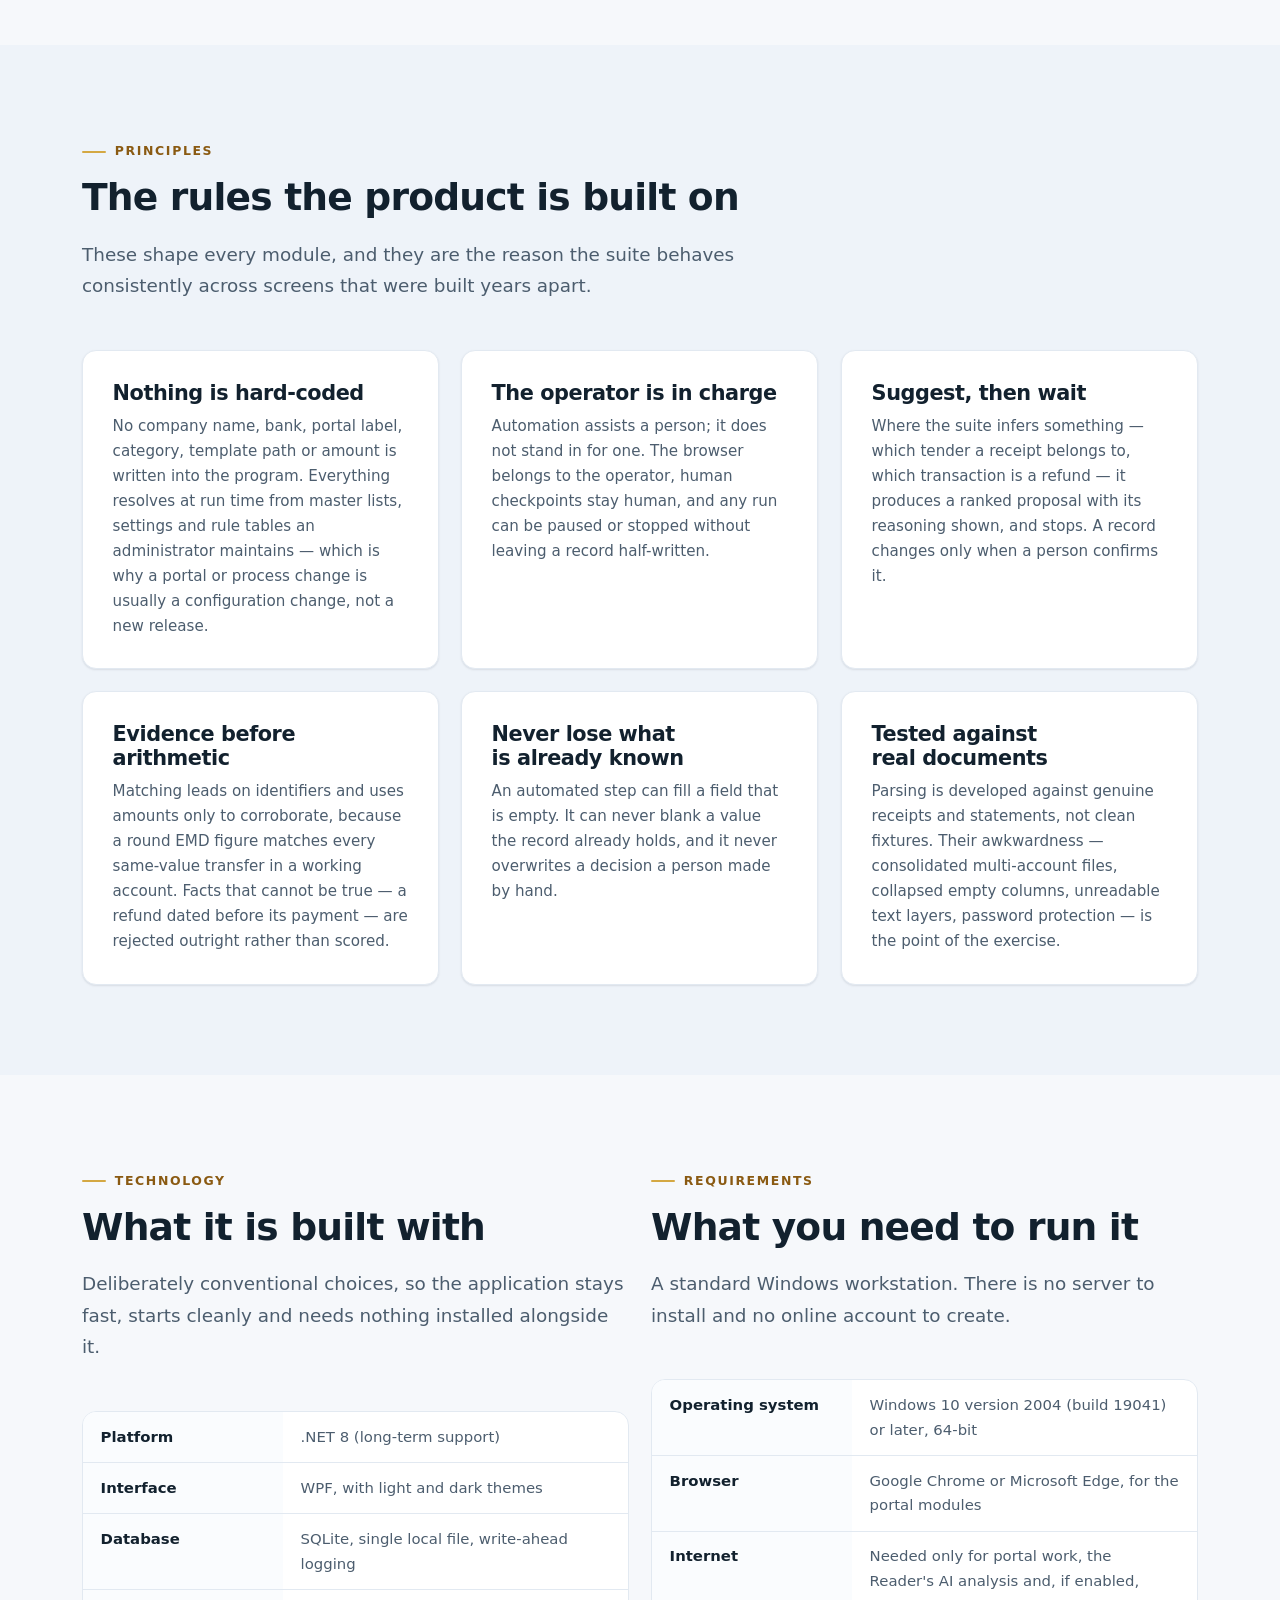
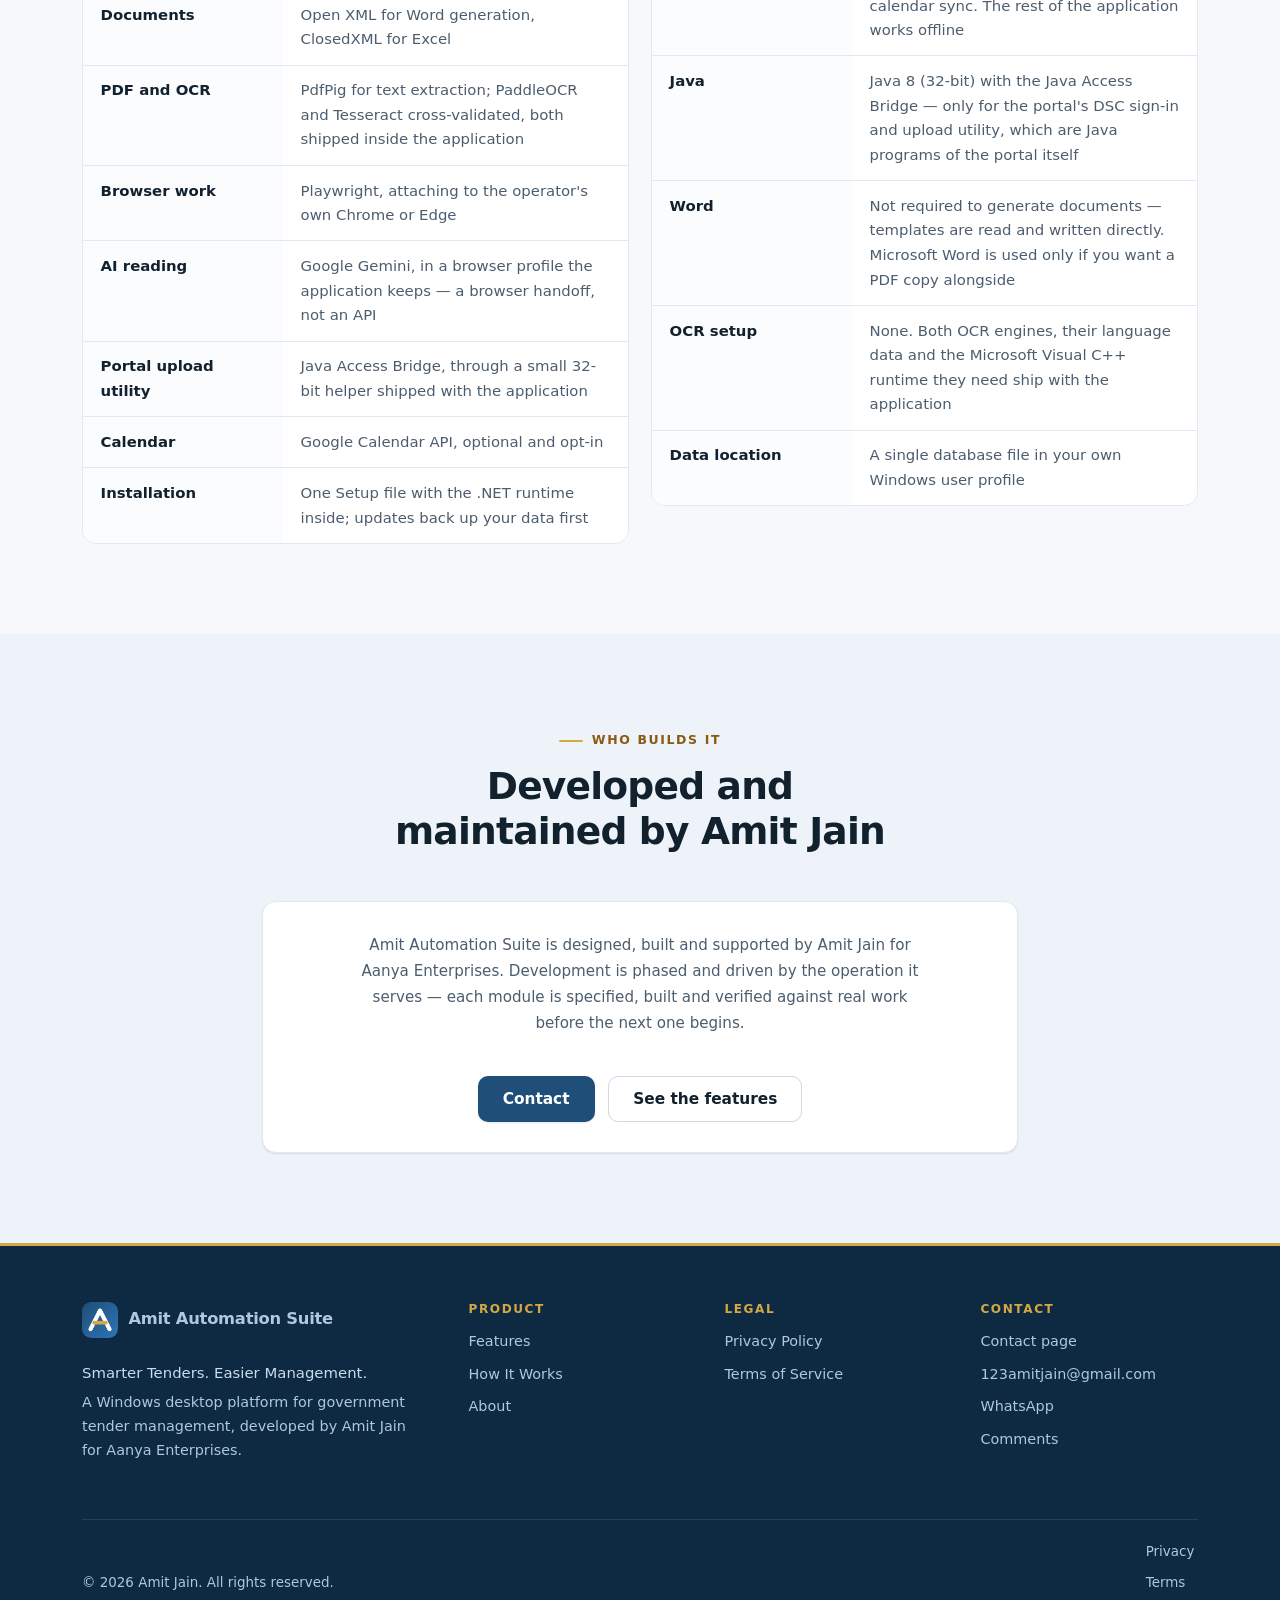
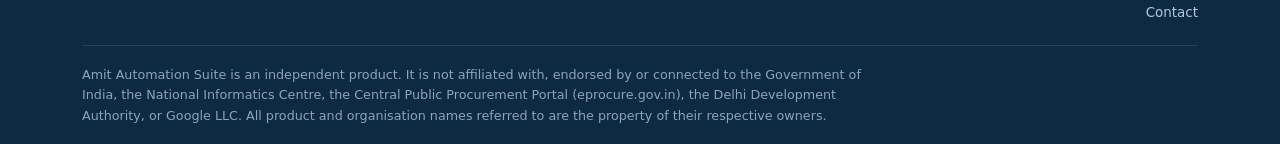
<file: about.html>
<!DOCTYPE html>
<html lang="en" dir="ltr">
<head>
<meta charset="utf-8">
<meta name="viewport" content="width=device-width, initial-scale=1">
<title>About — Amit Automation Suite</title>
<meta name="description" content="About Amit Automation Suite: why it was built, the design principles it follows, the technology behind it, system requirements, and who develops and maintains it.">
<meta name="author" content="Amit Jain">
<meta name="theme-color" content="#1F4E79">
<link rel="canonical" href="https://amitsuite.github.io/about.html">

<meta property="og:type" content="website">
<meta property="og:site_name" content="Amit Automation Suite">
<meta property="og:title" content="About — Amit Automation Suite">
<meta property="og:description" content="Why Amit Automation Suite was built, the principles it follows, and the technology behind it.">
<meta property="og:url" content="https://amitsuite.github.io/about.html">
<meta property="og:image" content="https://amitsuite.github.io/assets/img/og-image.png">
<meta property="og:image:width" content="1200">
<meta property="og:image:height" content="630">
<meta property="og:image:alt" content="Amit Automation Suite — Smarter Tenders. Easier Management.">
<meta name="twitter:card" content="summary_large_image">
<meta name="twitter:title" content="About — Amit Automation Suite">
<meta name="twitter:description" content="Why Amit Automation Suite was built, the principles it follows, and the technology behind it.">
<meta name="twitter:image" content="https://amitsuite.github.io/assets/img/og-image.png">

<link rel="icon" href="favicon.ico" sizes="any">
<link rel="icon" type="image/png" sizes="32x32" href="assets/img/favicon-32.png">
<link rel="icon" type="image/png" sizes="16x16" href="assets/img/favicon-16.png">
<link rel="apple-touch-icon" href="assets/img/apple-touch-icon.png">
<link rel="manifest" href="site.webmanifest">
<link rel="stylesheet" href="assets/css/styles.css">
<script>document.documentElement.classList.add('js');</script>
</head>
<body>
<a class="skip-link" href="#main">Skip to main content</a>
<div class="scroll-progress" aria-hidden="true"><span></span></div>

<header class="site-header">
  <div class="wrap">
    <nav class="nav" aria-label="Primary">
      <a class="brand" href="index.html">
        <img class="brand__mark" src="assets/img/icon-512.png" width="34" height="34" alt="" decoding="async">
        <span class="brand__text">
          <span class="brand__name">Amit Automation Suite</span>
          <span class="brand__sub">Tender Automation Platform</span>
        </span>
      </a>
      <button class="nav__toggle" type="button" aria-expanded="false" aria-controls="nav-menu">
        <span class="visually-hidden">Toggle navigation menu</span>
        <svg class="icon-open" viewBox="0 0 24 24" fill="none" stroke="currentColor" stroke-width="2" stroke-linecap="round" aria-hidden="true"><path d="M3 6h18M3 12h18M3 18h18"/></svg>
        <svg class="icon-close" viewBox="0 0 24 24" fill="none" stroke="currentColor" stroke-width="2" stroke-linecap="round" aria-hidden="true"><path d="M6 6l12 12M18 6L6 18"/></svg>
      </button>
      <div class="nav__menu" id="nav-menu">
        <ul class="nav__links">
          <li><a href="index.html">Home</a></li>
          <li><a href="features.html">Features</a></li>
          <li><a href="how-it-works.html">How It Works</a></li>
          <li><a href="about.html" aria-current="page">About</a></li>
          <li><a href="privacy.html">Privacy</a></li>
          <li><a href="terms.html">Terms</a></li>
        </ul>
        <div class="nav__cta"><a class="btn btn--primary" href="contact.html">Contact</a></div>
      </div>
    </nav>
  </div>
</header>

<main id="main">

  <section class="hero hero--page">
    <span class="hero__sheen" aria-hidden="true"></span>
    <div class="wrap">
      <div class="hero__inner">
        <ol class="crumb">
          <li><a href="index.html">Home</a></li>
          <li aria-current="page">About</li>
        </ol>
        <p class="eyebrow eyebrow--light">About</p>
        <h1>Built from the way the work is actually done</h1>
        <p class="lede">Amit Automation Suite grew out of a real tender operation and the spreadsheet
          system that used to run it. Every rule in the product exists because a real document, a
          real portal page or a real bank statement made it necessary.</p>
      </div>
    </div>
  </section>

  <section class="section">
    <div class="wrap">
      <div class="grid grid--2" style="align-items: start;">

        <div class="reveal">
          <div class="section-head">
            <p class="eyebrow">The product</p>
            <h2>A single application for the tender lifecycle</h2>
          </div>
          <div class="stack">
            <p>Amit Automation Suite is a Windows desktop application for government construction
              tender management, developed for <strong>Aanya Enterprises</strong>. It covers the
              lifecycle from discovery through to award and refund: finding tenders on the Central
              Public Procurement Portal, holding the tender record, generating documents, paying and
              tracking earnest money deposits, and reconciling that money against the bank.</p>
            <p>It replaces a long-running Excel and VBA system. The goal was not to change how the
              work is done — it was to keep the workflow the operator already knew while removing
              the fragility of a spreadsheet: no broken formulas, no lost column, no second copy of
              the truth. Records live in a single local database, and every module reads the same
              one.</p>
            <p>The suite is delivered one module at a time, verified between phases. The current
              version has 27 modules, grouped as the application groups them — Data, Automation,
              Reports and Settings — and covering portal search, AI-assisted NIT reading, documents,
              EMD, the submission run, tender status, reports, guarantees after award and bank
              reconciliation.</p>
          </div>
        </div>

        <div class="reveal reveal-d1">
          <div class="card" style="padding: clamp(1.25rem, 2.5vw, 1.75rem);">
            <div style="background: #fff; border-radius: var(--r-sm); padding: .5rem; margin-bottom: 1.25rem;">
              <img src="assets/img/aas-logo.jpg" width="560" height="560"
                   alt="Amit Automation Suite logo: a stylised letter A with circuit traces and a CPPP portal badge"
                   loading="lazy" decoding="async" style="border-radius: 6px;">
            </div>
            <dl class="spec spec--plain">
              <dt>Product</dt>
              <dd>Amit Automation Suite (AAS)</dd>
              <dt>Tagline</dt>
              <dd>Smarter Tenders. Easier Management.</dd>
              <dt>Version</dt>
              <dd>1.0.3</dd>
              <dt>Developer</dt>
              <dd>Amit Jain</dd>
              <dt>Built for</dt>
              <dd>Aanya Enterprises</dd>
              <dt>Platform</dt>
              <dd>Windows desktop (.NET 8, WPF, SQLite)</dd>
            </dl>
          </div>
        </div>

      </div>
    </div>
  </section>

  <section class="section section--alt">
    <div class="wrap">
      <div class="section-head">
        <p class="eyebrow">Principles</p>
        <h2>The rules the product is built on</h2>
        <p class="lede">These shape every module, and they are the reason the suite behaves
          consistently across screens that were built years apart.</p>
      </div>

      <div class="grid grid--3">
        <article class="card reveal">
          <h3>Nothing is hard-coded</h3>
          <p>No company name, bank, portal label, category, template path or amount is written into
            the program. Everything resolves at run time from master lists, settings and rule tables
            an administrator maintains — which is why a portal or process change is usually a
            configuration change, not a new release.</p>
        </article>

        <article class="card reveal reveal-d1">
          <h3>The operator is in charge</h3>
          <p>Automation assists a person; it does not stand in for one. The browser belongs to the
            operator, human checkpoints stay human, and any run can be paused or stopped without
            leaving a record half-written.</p>
        </article>

        <article class="card reveal reveal-d2">
          <h3>Suggest, then wait</h3>
          <p>Where the suite infers something — which tender a receipt belongs to, which transaction
            is a refund — it produces a ranked proposal with its reasoning shown, and stops. A
            record changes only when a person confirms it.</p>
        </article>

        <article class="card reveal">
          <h3>Evidence before arithmetic</h3>
          <p>Matching leads on identifiers and uses amounts only to corroborate, because a round EMD
            figure matches every same-value transfer in a working account. Facts that cannot be true
            — a refund dated before its payment — are rejected outright rather than scored.</p>
        </article>

        <article class="card reveal reveal-d1">
          <h3>Never lose what is already known</h3>
          <p>An automated step can fill a field that is empty. It can never blank a value the record
            already holds, and it never overwrites a decision a person made by hand.</p>
        </article>

        <article class="card reveal reveal-d2">
          <h3>Tested against real documents</h3>
          <p>Parsing is developed against genuine receipts and statements, not clean fixtures. Their
            awkwardness — consolidated multi-account files, collapsed empty columns, unreadable text
            layers, password protection — is the point of the exercise.</p>
        </article>
      </div>
    </div>
  </section>

  <section class="section">
    <div class="wrap">
      <div class="grid grid--2" style="align-items: start;">
        <div class="reveal">
          <div class="section-head">
            <p class="eyebrow">Technology</p>
            <h2>What it is built with</h2>
            <p class="lede">Deliberately conventional choices, so the application stays fast, starts
              cleanly and needs nothing installed alongside it.</p>
          </div>
          <dl class="spec">
            <dt>Platform</dt>
            <dd>.NET 8 (long-term support)</dd>
            <dt>Interface</dt>
            <dd>WPF, with light and dark themes</dd>
            <dt>Database</dt>
            <dd>SQLite, single local file, write-ahead logging</dd>
            <dt>Documents</dt>
            <dd>Open XML for Word generation, ClosedXML for Excel</dd>
            <dt>PDF and OCR</dt>
            <dd>PdfPig for text extraction; PaddleOCR and Tesseract cross-validated, both shipped
              inside the application</dd>
            <dt>Browser work</dt>
            <dd>Playwright, attaching to the operator's own Chrome or Edge</dd>
            <dt>AI reading</dt>
            <dd>Google Gemini, in a browser profile the application keeps — a browser handoff, not an API</dd>
            <dt>Portal upload utility</dt>
            <dd>Java Access Bridge, through a small 32-bit helper shipped with the application</dd>
            <dt>Calendar</dt>
            <dd>Google Calendar API, optional and opt-in</dd>
            <dt>Installation</dt>
            <dd>One Setup file with the .NET runtime inside; updates back up your data first</dd>
          </dl>
        </div>

        <div class="reveal reveal-d1">
          <div class="section-head">
            <p class="eyebrow">Requirements</p>
            <h2>What you need to run it</h2>
            <p class="lede">A standard Windows workstation. There is no server to install and no
              online account to create.</p>
          </div>
          <dl class="spec">
            <dt>Operating system</dt>
            <dd>Windows 10 version 2004 (build 19041) or later, 64-bit</dd>
            <dt>Browser</dt>
            <dd>Google Chrome or Microsoft Edge, for the portal modules</dd>
            <dt>Internet</dt>
            <dd>Needed only for portal work, the Reader's AI analysis and, if enabled, calendar
              sync. The rest of the application works offline</dd>
            <dt>Java</dt>
            <dd>Java 8 (32-bit) with the Java Access Bridge — only for the portal's DSC sign-in and
              upload utility, which are Java programs of the portal itself</dd>
            <dt>Word</dt>
            <dd>Not required to generate documents — templates are read and written directly.
              Microsoft Word is used only if you want a PDF copy alongside</dd>
            <dt>OCR setup</dt>
            <dd>None. Both OCR engines, their language data and the Microsoft Visual C++ runtime
              they need ship with the application</dd>
            <dt>Data location</dt>
            <dd>A single database file in your own Windows user profile</dd>
          </dl>
        </div>
      </div>
    </div>
  </section>

  <section class="section section--alt">
    <div class="wrap wrap--narrow">
      <div class="section-head section-head--center">
        <p class="eyebrow">Who builds it</p>
        <h2>Developed and maintained by Amit Jain</h2>
      </div>
      <div class="card reveal text-center" style="align-items: center;">
        <p class="lede" style="max-width: 60ch; margin-inline: auto;">Amit Automation Suite is
          designed, built and supported by Amit Jain for Aanya Enterprises. Development is phased and
          driven by the operation it serves — each module is specified, built and verified against
          real work before the next one begins.</p>
        <div class="btn-row" style="justify-content: center; margin-top: 1.5rem;">
          <a class="btn btn--primary" href="contact.html">Contact</a>
          <a class="btn btn--ghost" href="features.html">See the features</a>
        </div>
      </div>
    </div>
  </section>

</main>

<footer class="site-footer">
  <div class="wrap">
    <div class="footer__grid footer">
      <div>
        <a class="footer__brand" href="index.html">
          <img src="assets/img/icon-512.png" width="36" height="36" alt="" decoding="async" loading="lazy">
          <span>Amit Automation Suite</span>
        </a>
        <p class="footer__tag">Smarter Tenders. Easier Management.</p>
        <p class="footer__desc">A Windows desktop platform for government tender management,
          developed by Amit Jain for Aanya Enterprises.</p>
      </div>
      <div>
        <h2>Product</h2>
        <ul>
          <li><a href="features.html">Features</a></li>
          <li><a href="how-it-works.html">How It Works</a></li>
          <li><a href="about.html">About</a></li>
        </ul>
      </div>
      <div>
        <h2>Legal</h2>
        <ul>
          <li><a href="privacy.html">Privacy Policy</a></li>
          <li><a href="terms.html">Terms of Service</a></li>
        </ul>
      </div>
      <div>
        <h2>Contact</h2>
        <ul>
          <li><a href="contact.html">Contact page</a></li>
          <li><a href="mailto:123amitjain@gmail.com">123amitjain@gmail.com</a></li>
          <li data-wa-item hidden><a data-wa-link href="#" target="_blank" rel="noopener noreferrer">WhatsApp</a></li>
          <li><a href="contact.html#comments">Comments</a></li>
        </ul>
      </div>
    </div>

    <div class="footer__bottom footer">
      <p>&copy; <span data-year>2026</span> Amit Jain. All rights reserved.</p>
      <ul class="footer__legal">
        <li><a href="privacy.html">Privacy</a></li>
        <li><a href="terms.html">Terms</a></li>
        <li><a href="contact.html">Contact</a></li>
      </ul>
    </div>

    <div class="disclaimer">
      <p>Amit Automation Suite is an independent product. It is not affiliated with, endorsed by or
        connected to the Government of India, the National Informatics Centre, the Central Public
        Procurement Portal (eprocure.gov.in), the Delhi Development Authority, or Google LLC. All
        product and organisation names referred to are the property of their respective owners.</p>
    </div>
  </div>
</footer>

<a class="wa-float" data-wa-link data-wa-float href="#" hidden target="_blank"
   rel="noopener noreferrer" aria-label="Chat with us on WhatsApp">
  <svg viewBox="0 0 24 24" fill="currentColor" aria-hidden="true"><path d="M17.472 14.382c-.297-.149-1.758-.867-2.03-.967-.273-.099-.471-.148-.67.15-.197.297-.767.966-.94 1.164-.173.199-.347.223-.644.075-.297-.15-1.255-.463-2.39-1.475-.883-.788-1.48-1.761-1.653-2.059-.173-.297-.018-.458.13-.606.134-.133.298-.347.446-.52.149-.174.198-.298.298-.497.099-.198.05-.371-.025-.52-.075-.149-.669-1.612-.916-2.207-.242-.579-.487-.5-.669-.51-.173-.008-.371-.01-.57-.01-.198 0-.52.074-.792.372-.272.297-1.04 1.016-1.04 2.479 0 1.462 1.065 2.875 1.213 3.074.149.198 2.096 3.2 5.077 4.487.709.306 1.262.489 1.694.625.712.227 1.36.195 1.872.118.571-.085 1.758-.719 2.006-1.413.248-.694.248-1.289.173-1.413-.074-.124-.272-.198-.57-.347m-5.421 7.403h-.004a9.87 9.87 0 01-5.031-1.378l-.361-.214-3.741.982.998-3.648-.235-.374a9.86 9.86 0 01-1.51-5.26c.001-5.45 4.436-9.884 9.888-9.884 2.64 0 5.122 1.03 6.988 2.898a9.825 9.825 0 012.893 6.994c-.003 5.45-4.437 9.884-9.885 9.884m8.413-18.297A11.815 11.815 0 0012.05 0C5.495 0 .16 5.335.157 11.892c0 2.096.548 4.142 1.588 5.945L.057 24l6.305-1.654a11.882 11.882 0 005.683 1.448h.005c6.554 0 11.89-5.335 11.893-11.893A11.821 11.821 0 0020.465 3.488"/></svg>
  <span class="wa-float__label">Chat on WhatsApp</span>
</a>

<script src="assets/js/main.js" defer></script>
</body>
</html>
</file>
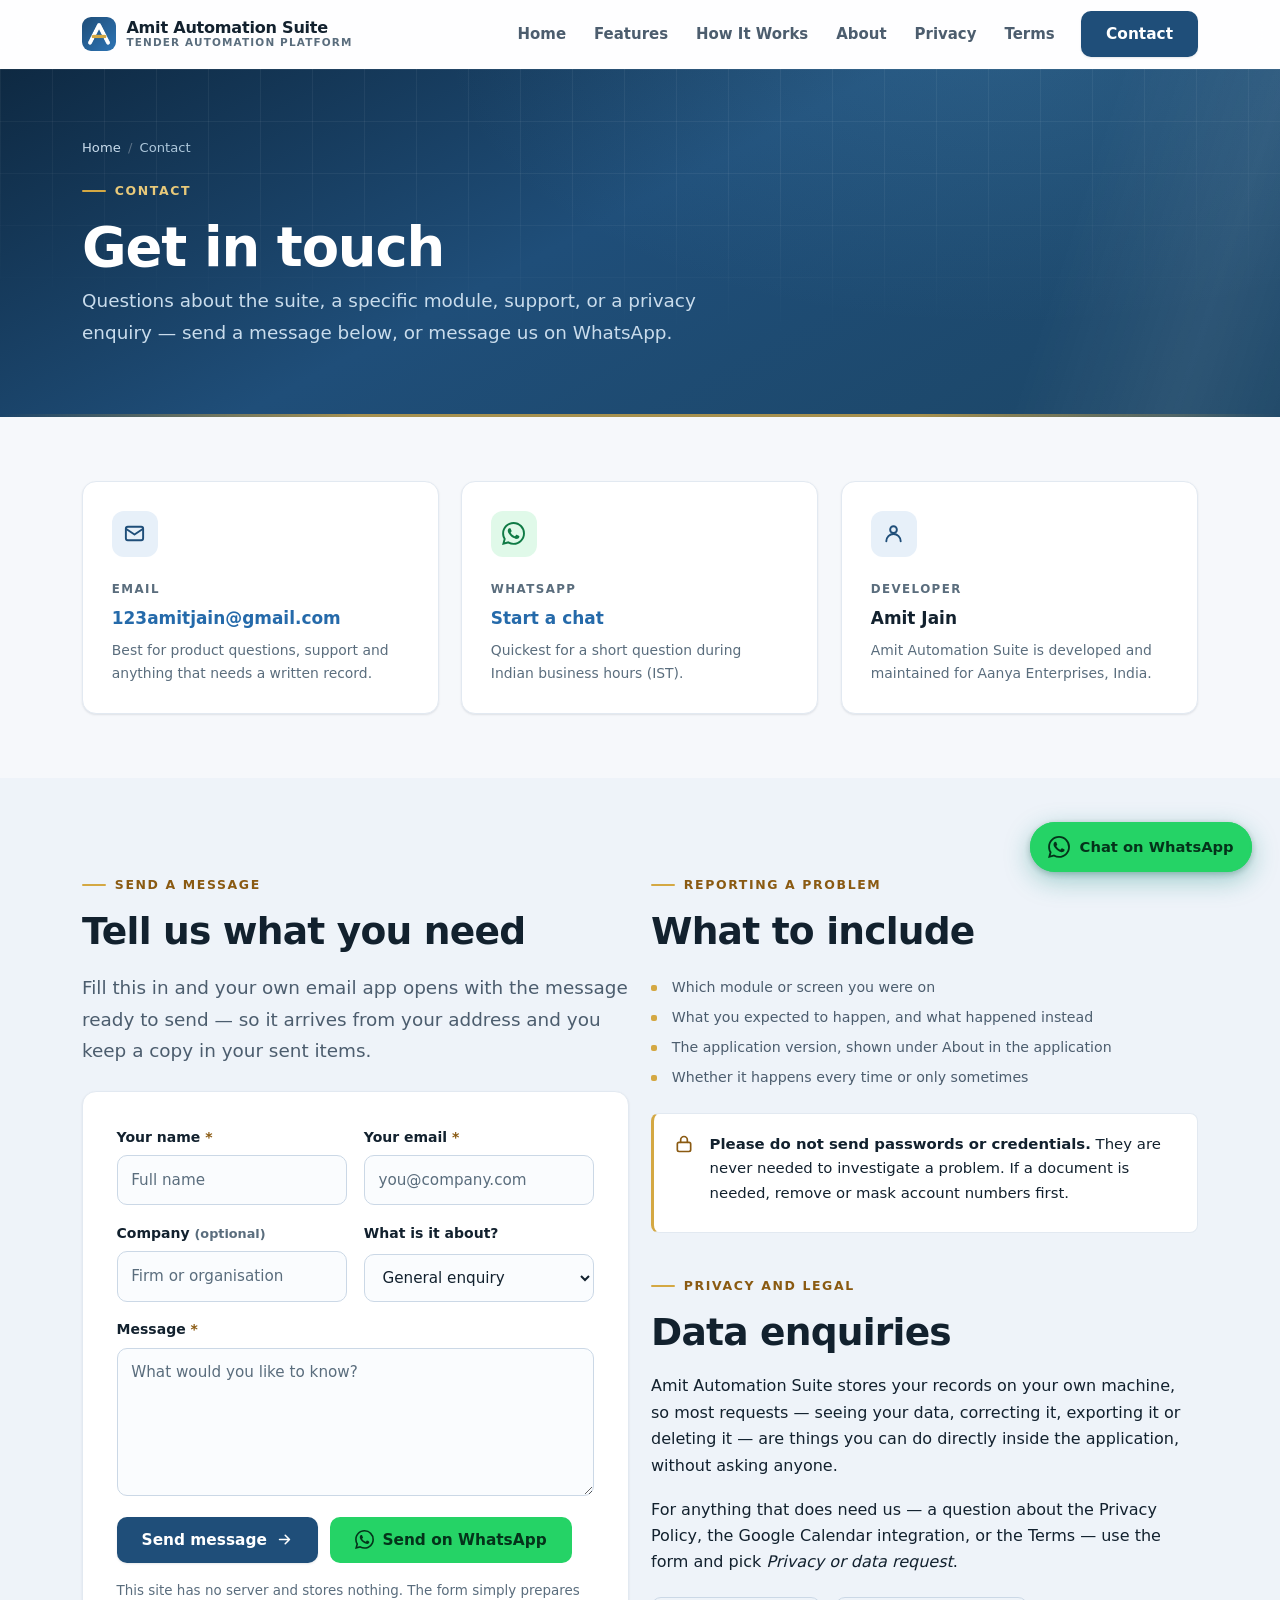
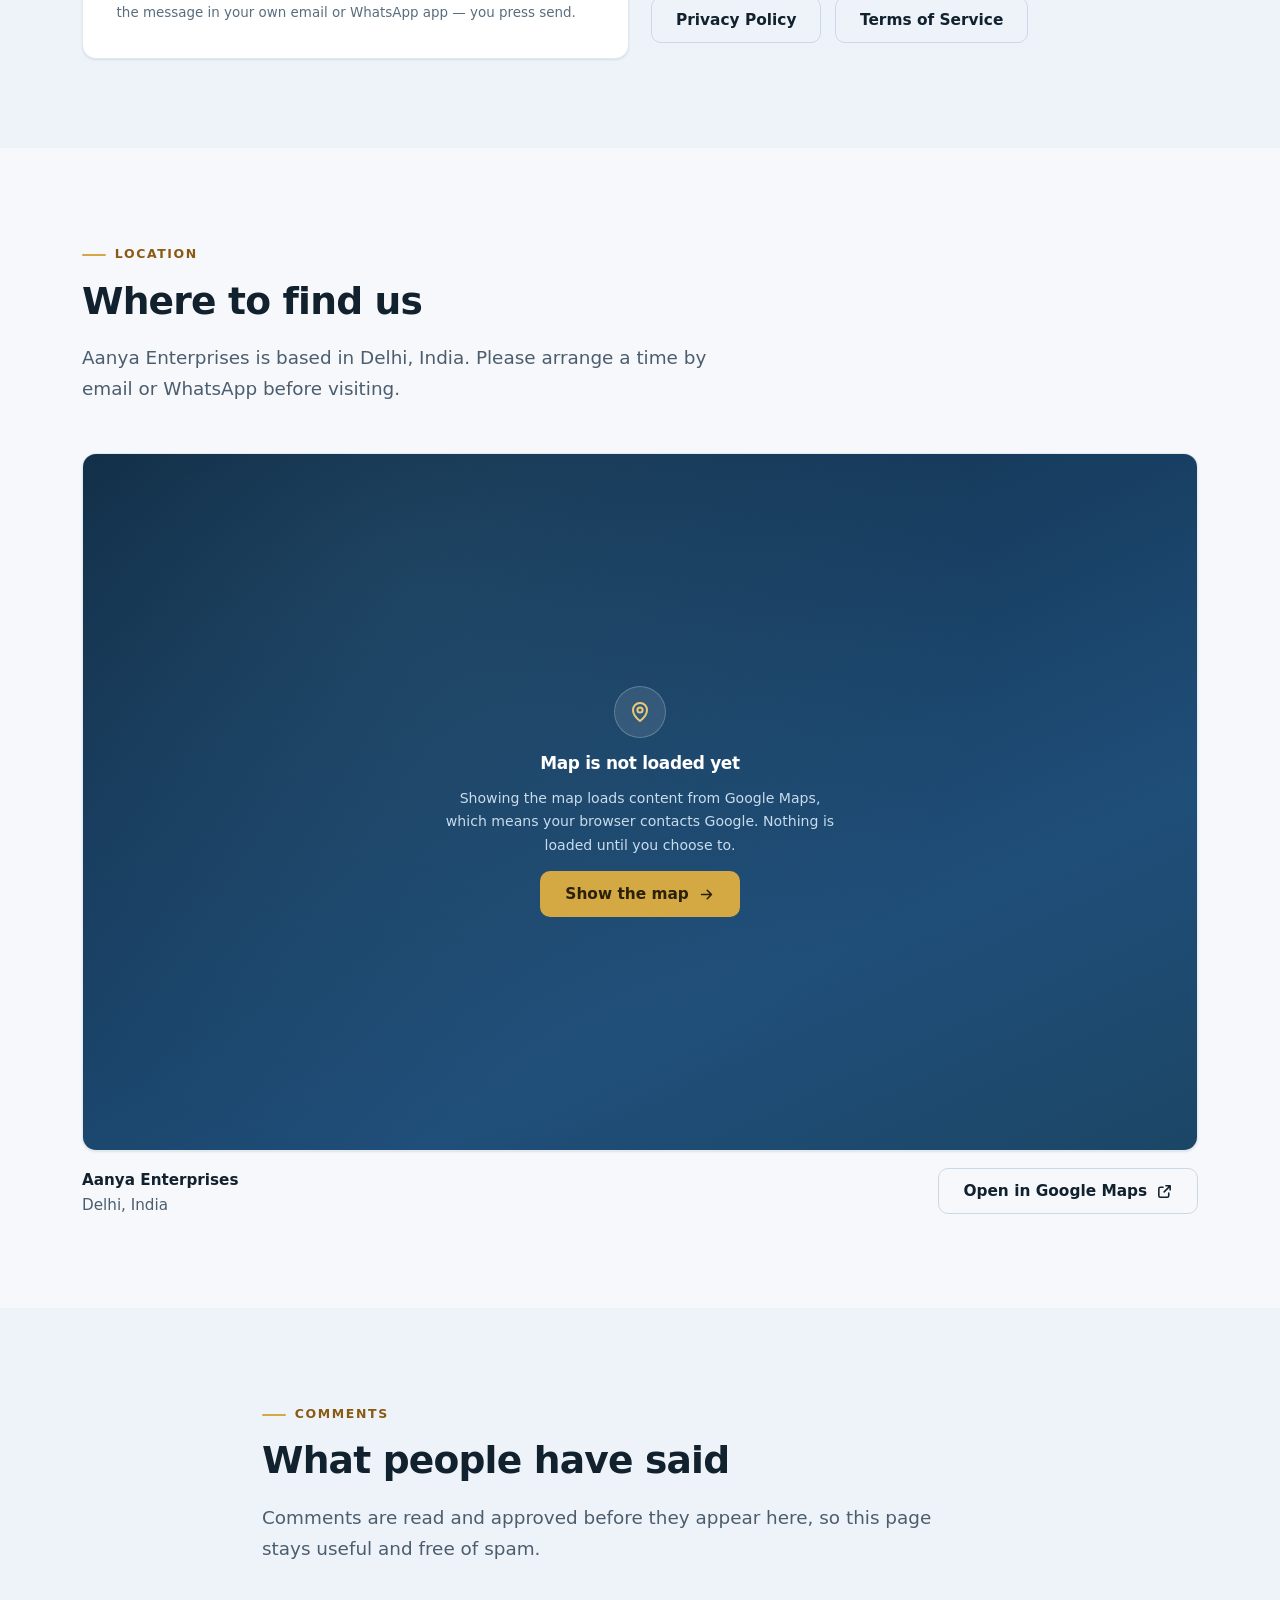
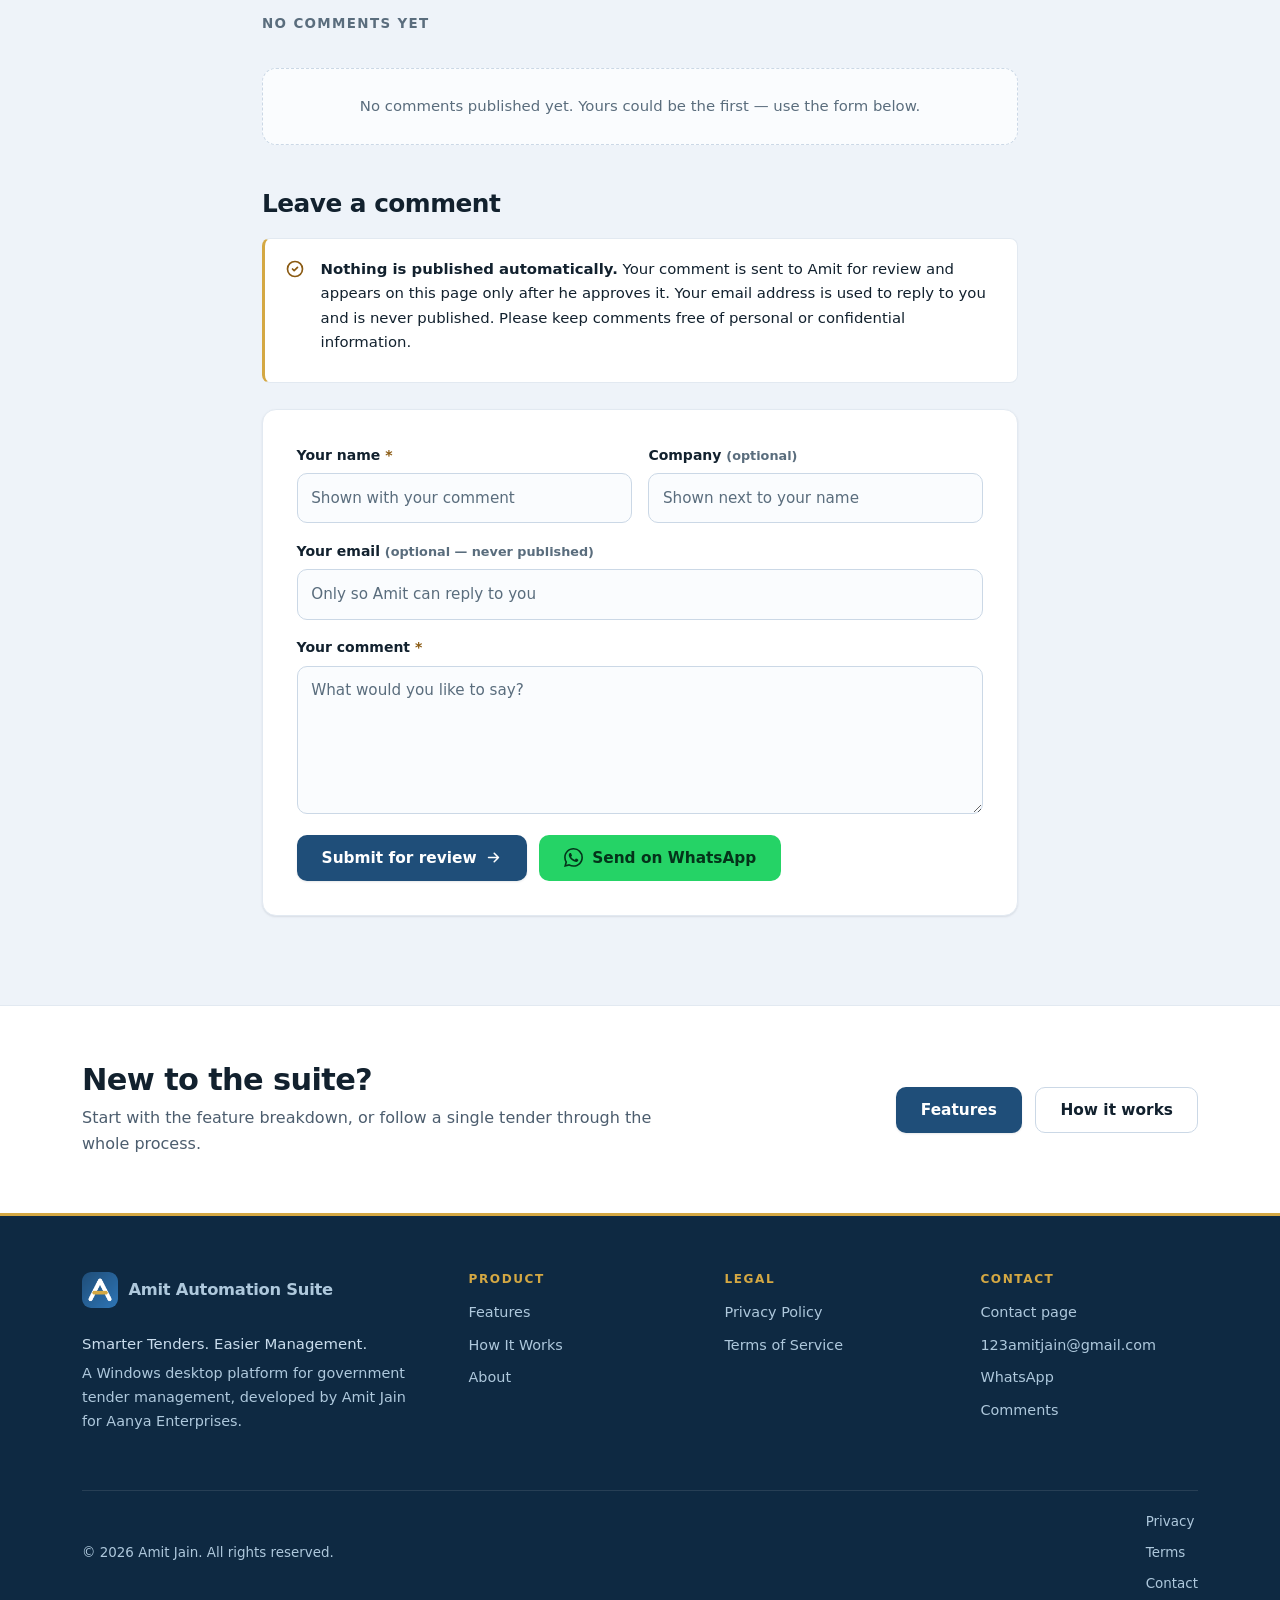
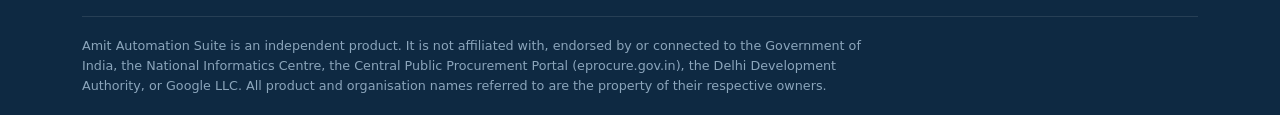
<file: contact.html>
<!DOCTYPE html>
<html lang="en" dir="ltr">
<head>
<meta charset="utf-8">
<meta name="viewport" content="width=device-width, initial-scale=1">
<title>Contact — Amit Automation Suite</title>
<meta name="description" content="Contact the developer of Amit Automation Suite: message form, WhatsApp, location map and a moderated comments section.">
<meta name="author" content="Amit Jain">
<meta name="theme-color" content="#1F4E79">
<link rel="canonical" href="https://amitsuite.github.io/contact.html">

<meta property="og:type" content="website">
<meta property="og:site_name" content="Amit Automation Suite">
<meta property="og:title" content="Contact — Amit Automation Suite">
<meta property="og:description" content="Message form, WhatsApp, location map and a moderated comments section.">
<meta property="og:url" content="https://amitsuite.github.io/contact.html">
<meta property="og:image" content="https://amitsuite.github.io/assets/img/og-image.png">
<meta property="og:image:width" content="1200">
<meta property="og:image:height" content="630">
<meta property="og:image:alt" content="Amit Automation Suite — Smarter Tenders. Easier Management.">
<meta name="twitter:card" content="summary_large_image">
<meta name="twitter:title" content="Contact — Amit Automation Suite">
<meta name="twitter:description" content="Message form, WhatsApp, location map and a moderated comments section.">
<meta name="twitter:image" content="https://amitsuite.github.io/assets/img/og-image.png">

<link rel="icon" href="favicon.ico" sizes="any">
<link rel="icon" type="image/png" sizes="32x32" href="assets/img/favicon-32.png">
<link rel="icon" type="image/png" sizes="16x16" href="assets/img/favicon-16.png">
<link rel="apple-touch-icon" href="assets/img/apple-touch-icon.png">
<link rel="manifest" href="site.webmanifest">
<link rel="stylesheet" href="assets/css/styles.css">
<script>document.documentElement.classList.add('js');</script>
<script type="application/ld+json">
{
  "@context": "https://schema.org",
  "@type": "ContactPage",
  "name": "Contact — Amit Automation Suite",
  "url": "https://amitsuite.github.io/contact.html",
  "mainEntity": {
    "@type": "Organization",
    "name": "Aanya Enterprises",
    "email": "123amitjain@gmail.com",
    "address": {
      "@type": "PostalAddress",
      "addressLocality": "Delhi",
      "addressCountry": "IN"
    },
    "employee": {
      "@type": "Person",
      "name": "Amit Jain",
      "jobTitle": "Developer, Amit Automation Suite"
    }
  }
}
</script>
</head>
<body>
<a class="skip-link" href="#main">Skip to main content</a>
<div class="scroll-progress" aria-hidden="true"><span></span></div>

<header class="site-header">
  <div class="wrap">
    <nav class="nav" aria-label="Primary">
      <a class="brand" href="index.html">
        <img class="brand__mark" src="assets/img/icon-512.png" width="34" height="34" alt="" decoding="async">
        <span class="brand__text">
          <span class="brand__name">Amit Automation Suite</span>
          <span class="brand__sub">Tender Automation Platform</span>
        </span>
      </a>
      <button class="nav__toggle" type="button" aria-expanded="false" aria-controls="nav-menu">
        <span class="visually-hidden">Toggle navigation menu</span>
        <svg class="icon-open" viewBox="0 0 24 24" fill="none" stroke="currentColor" stroke-width="2" stroke-linecap="round" aria-hidden="true"><path d="M3 6h18M3 12h18M3 18h18"/></svg>
        <svg class="icon-close" viewBox="0 0 24 24" fill="none" stroke="currentColor" stroke-width="2" stroke-linecap="round" aria-hidden="true"><path d="M6 6l12 12M18 6L6 18"/></svg>
      </button>
      <div class="nav__menu" id="nav-menu">
        <ul class="nav__links">
          <li><a href="index.html">Home</a></li>
          <li><a href="features.html">Features</a></li>
          <li><a href="how-it-works.html">How It Works</a></li>
          <li><a href="about.html">About</a></li>
          <li><a href="privacy.html">Privacy</a></li>
          <li><a href="terms.html">Terms</a></li>
        </ul>
        <div class="nav__cta"><a class="btn btn--primary" href="contact.html" aria-current="page">Contact</a></div>
      </div>
    </nav>
  </div>
</header>

<main id="main">

  <section class="hero hero--page">
    <span class="hero__sheen" aria-hidden="true"></span>
    <div class="wrap">
      <div class="hero__inner">
        <ol class="crumb">
          <li><a href="index.html">Home</a></li>
          <li aria-current="page">Contact</li>
        </ol>
        <p class="eyebrow eyebrow--light">Contact</p>
        <h1>Get in touch</h1>
        <p class="lede">Questions about the suite, a specific module, support, or a privacy
          enquiry — send a message below, or message us on WhatsApp.</p>
      </div>
    </div>
  </section>

  <!-- ===================== Contact cards ===================== -->
  <section class="section section--tight">
    <div class="wrap">
      <div class="grid grid--3">

        <div class="contact-card reveal">
          <span class="card__icon" aria-hidden="true">
            <svg viewBox="0 0 24 24" fill="none" stroke="currentColor" stroke-width="2" stroke-linecap="round" stroke-linejoin="round"><rect x="3" y="5" width="18" height="14" rx="2"/><path d="m3 7 9 6 9-6"/></svg>
          </span>
          <span class="contact-card__label">Email</span>
          <span class="contact-card__value"><a href="mailto:123amitjain@gmail.com">123amitjain@gmail.com</a></span>
          <p class="contact-card__note">Best for product questions, support and anything that needs a
            written record.</p>
        </div>

        <div class="contact-card reveal reveal-d1" data-wa-item hidden>
          <span class="card__icon contact-card__icon--wa" aria-hidden="true">
            <svg viewBox="0 0 24 24" fill="currentColor"><path d="M17.472 14.382c-.297-.149-1.758-.867-2.03-.967-.273-.099-.471-.148-.67.15-.197.297-.767.966-.94 1.164-.173.199-.347.223-.644.075-.297-.15-1.255-.463-2.39-1.475-.883-.788-1.48-1.761-1.653-2.059-.173-.297-.018-.458.13-.606.134-.133.298-.347.446-.52.149-.174.198-.298.298-.497.099-.198.05-.371-.025-.52-.075-.149-.669-1.612-.916-2.207-.242-.579-.487-.5-.669-.51-.173-.008-.371-.01-.57-.01-.198 0-.52.074-.792.372-.272.297-1.04 1.016-1.04 2.479 0 1.462 1.065 2.875 1.213 3.074.149.198 2.096 3.2 5.077 4.487.709.306 1.262.489 1.694.625.712.227 1.36.195 1.872.118.571-.085 1.758-.719 2.006-1.413.248-.694.248-1.289.173-1.413-.074-.124-.272-.198-.57-.347m-5.421 7.403h-.004a9.87 9.87 0 01-5.031-1.378l-.361-.214-3.741.982.998-3.648-.235-.374a9.86 9.86 0 01-1.51-5.26c.001-5.45 4.436-9.884 9.888-9.884 2.64 0 5.122 1.03 6.988 2.898a9.825 9.825 0 012.893 6.994c-.003 5.45-4.437 9.884-9.885 9.884m8.413-18.297A11.815 11.815 0 0012.05 0C5.495 0 .16 5.335.157 11.892c0 2.096.548 4.142 1.588 5.945L.057 24l6.305-1.654a11.882 11.882 0 005.683 1.448h.005c6.554 0 11.89-5.335 11.893-11.893A11.821 11.821 0 0020.465 3.488"/></svg>
          </span>
          <span class="contact-card__label">WhatsApp</span>
          <span class="contact-card__value"><a data-wa-link href="#" target="_blank" rel="noopener noreferrer">Start a chat</a></span>
          <p class="contact-card__note">Quickest for a short question during Indian business hours
            (IST).</p>
        </div>

        <div class="contact-card reveal reveal-d2">
          <span class="card__icon" aria-hidden="true">
            <svg viewBox="0 0 24 24" fill="none" stroke="currentColor" stroke-width="2" stroke-linecap="round" stroke-linejoin="round"><circle cx="12" cy="8" r="3.5"/><path d="M4.5 20a7.5 7.5 0 0 1 15 0"/></svg>
          </span>
          <span class="contact-card__label">Developer</span>
          <span class="contact-card__value">Amit Jain</span>
          <p class="contact-card__note">Amit Automation Suite is developed and maintained for Aanya
            Enterprises, India.</p>
        </div>

      </div>
    </div>
  </section>

  <!-- ===================== Message form ===================== -->
  <section class="section section--alt">
    <div class="wrap">
      <div class="grid grid--2" style="align-items: start;">

        <div class="reveal">
          <div class="section-head" style="margin-bottom: 1.5rem;">
            <p class="eyebrow">Send a message</p>
            <h2>Tell us what you need</h2>
            <p class="lede">Fill this in and your own email app opens with the message ready to
              send — so it arrives from your address and you keep a copy in your sent items.</p>
          </div>

          <form class="contact-form" data-form="contact" novalidate>
            <div class="field--split">
              <div class="field">
                <label for="c-name">Your name <span class="req" aria-hidden="true">*</span></label>
                <input id="c-name" name="name" type="text" autocomplete="name"
                       placeholder="Full name" data-required
                       data-msg-required="Please tell us your name.">
                <span class="field__error" role="alert">
                  <svg viewBox="0 0 24 24" fill="none" stroke="currentColor" stroke-width="2.2" stroke-linecap="round" aria-hidden="true" style="width:14px;height:14px"><circle cx="12" cy="12" r="9"/><path d="M12 8v5M12 16h.01"/></svg>
                  <span data-error-text></span>
                </span>
              </div>

              <div class="field">
                <label for="c-email">Your email <span class="req" aria-hidden="true">*</span></label>
                <input id="c-email" name="email" type="email" autocomplete="email"
                       placeholder="you@company.com" data-required
                       data-msg-required="We need an email address to reply to.">
                <span class="field__error" role="alert">
                  <svg viewBox="0 0 24 24" fill="none" stroke="currentColor" stroke-width="2.2" stroke-linecap="round" aria-hidden="true" style="width:14px;height:14px"><circle cx="12" cy="12" r="9"/><path d="M12 8v5M12 16h.01"/></svg>
                  <span data-error-text></span>
                </span>
              </div>
            </div>

            <div class="field--split">
              <div class="field">
                <label for="c-company">Company <span class="field__hint">(optional)</span></label>
                <input id="c-company" name="company" type="text" autocomplete="organization"
                       placeholder="Firm or organisation">
              </div>

              <div class="field">
                <label for="c-topic">What is it about?</label>
                <select id="c-topic" name="topic">
                  <option value="General enquiry">General enquiry</option>
                  <option value="Product question">Product question</option>
                  <option value="Support">Support with the application</option>
                  <option value="Privacy or data">Privacy or data request</option>
                  <option value="Something else">Something else</option>
                </select>
              </div>
            </div>

            <div class="field">
              <label for="c-message">Message <span class="req" aria-hidden="true">*</span></label>
              <textarea id="c-message" name="message" maxlength="1500"
                        placeholder="What would you like to know?" data-required data-minlength="10"
                        data-msg-required="Please write your message."></textarea>
              <span class="field__error" role="alert">
                <svg viewBox="0 0 24 24" fill="none" stroke="currentColor" stroke-width="2.2" stroke-linecap="round" aria-hidden="true" style="width:14px;height:14px"><circle cx="12" cy="12" r="9"/><path d="M12 8v5M12 16h.01"/></svg>
                <span data-error-text></span>
              </span>
            </div>

            <div class="hp-field" aria-hidden="true">
              <label for="c-website">Leave this empty</label>
              <input id="c-website" name="website" type="text" tabindex="-1" autocomplete="off">
            </div>

            <div class="form__actions">
              <button class="btn btn--primary" type="submit">
                Send message
                <svg viewBox="0 0 24 24" fill="none" stroke="currentColor" stroke-width="2.2" stroke-linecap="round" stroke-linejoin="round" aria-hidden="true"><path d="M5 12h14M13 6l6 6-6 6"/></svg>
              </button>
              <button class="btn btn--wa" type="button" data-send="whatsapp" hidden>
                <svg viewBox="0 0 24 24" fill="currentColor" aria-hidden="true"><path d="M17.472 14.382c-.297-.149-1.758-.867-2.03-.967-.273-.099-.471-.148-.67.15-.197.297-.767.966-.94 1.164-.173.199-.347.223-.644.075-.297-.15-1.255-.463-2.39-1.475-.883-.788-1.48-1.761-1.653-2.059-.173-.297-.018-.458.13-.606.134-.133.298-.347.446-.52.149-.174.198-.298.298-.497.099-.198.05-.371-.025-.52-.075-.149-.669-1.612-.916-2.207-.242-.579-.487-.5-.669-.51-.173-.008-.371-.01-.57-.01-.198 0-.52.074-.792.372-.272.297-1.04 1.016-1.04 2.479 0 1.462 1.065 2.875 1.213 3.074.149.198 2.096 3.2 5.077 4.487.709.306 1.262.489 1.694.625.712.227 1.36.195 1.872.118.571-.085 1.758-.719 2.006-1.413.248-.694.248-1.289.173-1.413-.074-.124-.272-.198-.57-.347m-5.421 7.403h-.004a9.87 9.87 0 01-5.031-1.378l-.361-.214-3.741.982.998-3.648-.235-.374a9.86 9.86 0 01-1.51-5.26c.001-5.45 4.436-9.884 9.888-9.884 2.64 0 5.122 1.03 6.988 2.898a9.825 9.825 0 012.893 6.994c-.003 5.45-4.437 9.884-9.885 9.884m8.413-18.297A11.815 11.815 0 0012.05 0C5.495 0 .16 5.335.157 11.892c0 2.096.548 4.142 1.588 5.945L.057 24l6.305-1.654a11.882 11.882 0 005.683 1.448h.005c6.554 0 11.89-5.335 11.893-11.893A11.821 11.821 0 0020.465 3.488"/></svg>
                Send on WhatsApp
              </button>
            </div>

            <div class="form__status" role="status" aria-live="polite">
              <svg viewBox="0 0 24 24" fill="none" stroke="currentColor" stroke-width="2" stroke-linecap="round" stroke-linejoin="round" aria-hidden="true"><path d="M9 12l2 2 4-4"/><circle cx="12" cy="12" r="9"/></svg>
              <span data-status-text></span>
            </div>

            <p class="form__note">This site has no server and stores nothing. The form simply
              prepares the message in your own email or WhatsApp app — you press send.</p>
          </form>
        </div>

        <div class="reveal reveal-d1">
          <div class="section-head" style="margin-bottom: 1.5rem;">
            <p class="eyebrow">Reporting a problem</p>
            <h2>What to include</h2>
          </div>
          <ul class="card__list" style="border-top: 0; padding-top: 0; margin-top: 0;">
            <li>Which module or screen you were on</li>
            <li>What you expected to happen, and what happened instead</li>
            <li>The application version, shown under About in the application</li>
            <li>Whether it happens every time or only sometimes</li>
          </ul>

          <div class="callout callout--gold" style="margin-top: 1.5rem;">
            <svg viewBox="0 0 24 24" fill="none" stroke="currentColor" stroke-width="2" stroke-linecap="round" stroke-linejoin="round" aria-hidden="true"><rect x="4" y="10" width="16" height="11" rx="2"/><path d="M8 10V7a4 4 0 0 1 8 0v3"/></svg>
            <p class="mb-0"><strong>Please do not send passwords or credentials.</strong> They are
              never needed to investigate a problem. If a document is needed, remove or mask account
              numbers first.</p>
          </div>

          <div class="section-head" style="margin: 2.25rem 0 1rem;">
            <p class="eyebrow">Privacy and legal</p>
            <h2>Data enquiries</h2>
          </div>
          <p>Amit Automation Suite stores your records on your own machine, so most requests — seeing
            your data, correcting it, exporting it or deleting it — are things you can do directly
            inside the application, without asking anyone.</p>
          <p>For anything that does need us — a question about the Privacy Policy, the Google Calendar
            integration, or the Terms — use the form and pick <em>Privacy or data request</em>.</p>
          <div class="btn-row" style="margin-top: 1.35rem;">
            <a class="btn btn--ghost" href="privacy.html">Privacy Policy</a>
            <a class="btn btn--ghost" href="terms.html">Terms of Service</a>
          </div>
        </div>

      </div>
    </div>
  </section>

  <!-- ===================== Location ===================== -->
  <section class="section">
    <div class="wrap">
      <div class="section-head">
        <p class="eyebrow">Location</p>
        <h2>Where to find us</h2>
        <p class="lede">Aanya Enterprises is based in Delhi, India. Please arrange a time by email
          or WhatsApp before visiting.</p>
      </div>

      <div class="map-block reveal">
        <div class="map" data-map>
          <div class="map__consent">
            <span class="map__pin" aria-hidden="true">
              <svg viewBox="0 0 24 24" fill="none" stroke="currentColor" stroke-width="2" stroke-linecap="round" stroke-linejoin="round"><path d="M12 21s7-5.4 7-11a7 7 0 1 0-14 0c0 5.6 7 11 7 11z"/><circle cx="12" cy="10" r="2.6"/></svg>
            </span>
            <h3>Map is not loaded yet</h3>
            <p>Showing the map loads content from Google Maps, which means your browser contacts
              Google. Nothing is loaded until you choose to.</p>
            <button class="btn btn--gold" type="button" data-map-load>
              Show the map
              <svg viewBox="0 0 24 24" fill="none" stroke="currentColor" stroke-width="2.2" stroke-linecap="round" stroke-linejoin="round" aria-hidden="true"><path d="M5 12h14M13 6l6 6-6 6"/></svg>
            </button>
          </div>
        </div>

        <div class="map-meta">
          <address>
            <b>Aanya Enterprises</b>
            Delhi, India
          </address>
          <a class="btn btn--ghost" href="https://maps.app.goo.gl/bnFF41MmXBBhJtfw6"
             target="_blank" rel="noopener noreferrer">
            Open in Google Maps
            <svg viewBox="0 0 24 24" fill="none" stroke="currentColor" stroke-width="2.2" stroke-linecap="round" stroke-linejoin="round" aria-hidden="true"><path d="M14 4h6v6M20 4l-8.5 8.5"/><path d="M18 14v4a2 2 0 0 1-2 2H6a2 2 0 0 1-2-2V8a2 2 0 0 1 2-2h4"/></svg>
          </a>
        </div>
      </div>
    </div>
  </section>

  <!-- ===================== Comments ===================== -->
  <section class="section section--alt" id="comments">
    <div class="wrap wrap--narrow">
      <div class="section-head">
        <p class="eyebrow">Comments</p>
        <h2>What people have said</h2>
        <p class="lede">Comments are read and approved before they appear here, so this page stays
          useful and free of spam.</p>
      </div>

      <div class="comments reveal">
        <p class="comments__count" data-comments-count>Loading comments…</p>
        <div data-comments></div>
      </div>

      <div class="section-head" style="margin: 2.75rem 0 1.25rem;">
        <h2 style="font-size: clamp(1.25rem, 1.05rem + .7vw, 1.55rem);">Leave a comment</h2>
      </div>

      <div class="callout callout--gold reveal">
        <svg viewBox="0 0 24 24" fill="none" stroke="currentColor" stroke-width="2" stroke-linecap="round" stroke-linejoin="round" aria-hidden="true"><path d="M9 12l2 2 4-4"/><circle cx="12" cy="12" r="9"/></svg>
        <div>
          <p class="mb-0"><strong>Nothing is published automatically.</strong> Your comment is sent
            to Amit for review and appears on this page only after he approves it. Your email address
            is used to reply to you and is never published. Please keep comments free of personal or
            confidential information.</p>
        </div>
      </div>

      <form class="contact-form reveal" data-form="comment" novalidate style="margin-top: 1.4rem;">
        <div class="field--split">
          <div class="field">
            <label for="k-name">Your name <span class="req" aria-hidden="true">*</span></label>
            <input id="k-name" name="name" type="text" autocomplete="name"
                   placeholder="Shown with your comment" data-required
                   data-msg-required="Please tell us your name.">
            <span class="field__error" role="alert">
              <svg viewBox="0 0 24 24" fill="none" stroke="currentColor" stroke-width="2.2" stroke-linecap="round" aria-hidden="true" style="width:14px;height:14px"><circle cx="12" cy="12" r="9"/><path d="M12 8v5M12 16h.01"/></svg>
              <span data-error-text></span>
            </span>
          </div>

          <div class="field">
            <label for="k-company">Company <span class="field__hint">(optional)</span></label>
            <input id="k-company" name="company" type="text" autocomplete="organization"
                   placeholder="Shown next to your name">
          </div>
        </div>

        <div class="field">
          <label for="k-email">Your email <span class="field__hint">(optional — never published)</span></label>
          <input id="k-email" name="email" type="email" autocomplete="email"
                 placeholder="Only so Amit can reply to you">
          <span class="field__error" role="alert">
            <svg viewBox="0 0 24 24" fill="none" stroke="currentColor" stroke-width="2.2" stroke-linecap="round" aria-hidden="true" style="width:14px;height:14px"><circle cx="12" cy="12" r="9"/><path d="M12 8v5M12 16h.01"/></svg>
            <span data-error-text></span>
          </span>
        </div>

        <div class="field">
          <label for="k-message">Your comment <span class="req" aria-hidden="true">*</span></label>
          <textarea id="k-message" name="message" maxlength="1200"
                    placeholder="What would you like to say?" data-required data-minlength="10"
                    data-msg-required="Please write your comment."></textarea>
          <span class="field__error" role="alert">
            <svg viewBox="0 0 24 24" fill="none" stroke="currentColor" stroke-width="2.2" stroke-linecap="round" aria-hidden="true" style="width:14px;height:14px"><circle cx="12" cy="12" r="9"/><path d="M12 8v5M12 16h.01"/></svg>
            <span data-error-text></span>
          </span>
        </div>

        <div class="hp-field" aria-hidden="true">
          <label for="k-website">Leave this empty</label>
          <input id="k-website" name="website" type="text" tabindex="-1" autocomplete="off">
        </div>

        <div class="form__actions">
          <button class="btn btn--primary" type="submit">
            Submit for review
            <svg viewBox="0 0 24 24" fill="none" stroke="currentColor" stroke-width="2.2" stroke-linecap="round" stroke-linejoin="round" aria-hidden="true"><path d="M5 12h14M13 6l6 6-6 6"/></svg>
          </button>
          <button class="btn btn--wa" type="button" data-send="whatsapp" hidden>
            <svg viewBox="0 0 24 24" fill="currentColor" aria-hidden="true"><path d="M17.472 14.382c-.297-.149-1.758-.867-2.03-.967-.273-.099-.471-.148-.67.15-.197.297-.767.966-.94 1.164-.173.199-.347.223-.644.075-.297-.15-1.255-.463-2.39-1.475-.883-.788-1.48-1.761-1.653-2.059-.173-.297-.018-.458.13-.606.134-.133.298-.347.446-.52.149-.174.198-.298.298-.497.099-.198.05-.371-.025-.52-.075-.149-.669-1.612-.916-2.207-.242-.579-.487-.5-.669-.51-.173-.008-.371-.01-.57-.01-.198 0-.52.074-.792.372-.272.297-1.04 1.016-1.04 2.479 0 1.462 1.065 2.875 1.213 3.074.149.198 2.096 3.2 5.077 4.487.709.306 1.262.489 1.694.625.712.227 1.36.195 1.872.118.571-.085 1.758-.719 2.006-1.413.248-.694.248-1.289.173-1.413-.074-.124-.272-.198-.57-.347m-5.421 7.403h-.004a9.87 9.87 0 01-5.031-1.378l-.361-.214-3.741.982.998-3.648-.235-.374a9.86 9.86 0 01-1.51-5.26c.001-5.45 4.436-9.884 9.888-9.884 2.64 0 5.122 1.03 6.988 2.898a9.825 9.825 0 012.893 6.994c-.003 5.45-4.437 9.884-9.885 9.884m8.413-18.297A11.815 11.815 0 0012.05 0C5.495 0 .16 5.335.157 11.892c0 2.096.548 4.142 1.588 5.945L.057 24l6.305-1.654a11.882 11.882 0 005.683 1.448h.005c6.554 0 11.89-5.335 11.893-11.893A11.821 11.821 0 0020.465 3.488"/></svg>
            Send on WhatsApp
          </button>
        </div>

        <div class="form__status" role="status" aria-live="polite">
          <svg viewBox="0 0 24 24" fill="none" stroke="currentColor" stroke-width="2" stroke-linecap="round" stroke-linejoin="round" aria-hidden="true"><path d="M9 12l2 2 4-4"/><circle cx="12" cy="12" r="9"/></svg>
          <span data-status-text></span>
        </div>
      </form>
    </div>
  </section>

  <section class="cta">
    <div class="wrap">
      <div class="cta__inner">
        <div class="cta__text">
          <h2>New to the suite?</h2>
          <p>Start with the feature breakdown, or follow a single tender through the whole
            process.</p>
        </div>
        <div class="btn-row">
          <a class="btn btn--primary" href="features.html">Features</a>
          <a class="btn btn--ghost" href="how-it-works.html">How it works</a>
        </div>
      </div>
    </div>
  </section>

</main>

<footer class="site-footer">
  <div class="wrap">
    <div class="footer__grid footer">
      <div>
        <a class="footer__brand" href="index.html">
          <img src="assets/img/icon-512.png" width="36" height="36" alt="" decoding="async" loading="lazy">
          <span>Amit Automation Suite</span>
        </a>
        <p class="footer__tag">Smarter Tenders. Easier Management.</p>
        <p class="footer__desc">A Windows desktop platform for government tender management,
          developed by Amit Jain for Aanya Enterprises.</p>
      </div>
      <div>
        <h2>Product</h2>
        <ul>
          <li><a href="features.html">Features</a></li>
          <li><a href="how-it-works.html">How It Works</a></li>
          <li><a href="about.html">About</a></li>
        </ul>
      </div>
      <div>
        <h2>Legal</h2>
        <ul>
          <li><a href="privacy.html">Privacy Policy</a></li>
          <li><a href="terms.html">Terms of Service</a></li>
        </ul>
      </div>
      <div>
        <h2>Contact</h2>
        <ul>
          <li><a href="contact.html">Contact page</a></li>
          <li><a href="mailto:123amitjain@gmail.com">123amitjain@gmail.com</a></li>
          <li data-wa-item hidden><a data-wa-link href="#" target="_blank" rel="noopener noreferrer">WhatsApp</a></li>
          <li><a href="contact.html#comments">Comments</a></li>
        </ul>
      </div>
    </div>

    <div class="footer__bottom footer">
      <p>&copy; <span data-year>2026</span> Amit Jain. All rights reserved.</p>
      <ul class="footer__legal">
        <li><a href="privacy.html">Privacy</a></li>
        <li><a href="terms.html">Terms</a></li>
        <li><a href="contact.html">Contact</a></li>
      </ul>
    </div>

    <div class="disclaimer">
      <p>Amit Automation Suite is an independent product. It is not affiliated with, endorsed by or
        connected to the Government of India, the National Informatics Centre, the Central Public
        Procurement Portal (eprocure.gov.in), the Delhi Development Authority, or Google LLC. All
        product and organisation names referred to are the property of their respective owners.</p>
    </div>
  </div>
</footer>

<a class="wa-float" data-wa-link data-wa-float href="#" hidden target="_blank"
   rel="noopener noreferrer" aria-label="Chat with us on WhatsApp">
  <svg viewBox="0 0 24 24" fill="currentColor" aria-hidden="true"><path d="M17.472 14.382c-.297-.149-1.758-.867-2.03-.967-.273-.099-.471-.148-.67.15-.197.297-.767.966-.94 1.164-.173.199-.347.223-.644.075-.297-.15-1.255-.463-2.39-1.475-.883-.788-1.48-1.761-1.653-2.059-.173-.297-.018-.458.13-.606.134-.133.298-.347.446-.52.149-.174.198-.298.298-.497.099-.198.05-.371-.025-.52-.075-.149-.669-1.612-.916-2.207-.242-.579-.487-.5-.669-.51-.173-.008-.371-.01-.57-.01-.198 0-.52.074-.792.372-.272.297-1.04 1.016-1.04 2.479 0 1.462 1.065 2.875 1.213 3.074.149.198 2.096 3.2 5.077 4.487.709.306 1.262.489 1.694.625.712.227 1.36.195 1.872.118.571-.085 1.758-.719 2.006-1.413.248-.694.248-1.289.173-1.413-.074-.124-.272-.198-.57-.347m-5.421 7.403h-.004a9.87 9.87 0 01-5.031-1.378l-.361-.214-3.741.982.998-3.648-.235-.374a9.86 9.86 0 01-1.51-5.26c.001-5.45 4.436-9.884 9.888-9.884 2.64 0 5.122 1.03 6.988 2.898a9.825 9.825 0 012.893 6.994c-.003 5.45-4.437 9.884-9.885 9.884m8.413-18.297A11.815 11.815 0 0012.05 0C5.495 0 .16 5.335.157 11.892c0 2.096.548 4.142 1.588 5.945L.057 24l6.305-1.654a11.882 11.882 0 005.683 1.448h.005c6.554 0 11.89-5.335 11.893-11.893A11.821 11.821 0 0020.465 3.488"/></svg>
  <span class="wa-float__label">Chat on WhatsApp</span>
</a>

<script src="assets/js/main.js" defer></script>
</body>
</html>
</file>
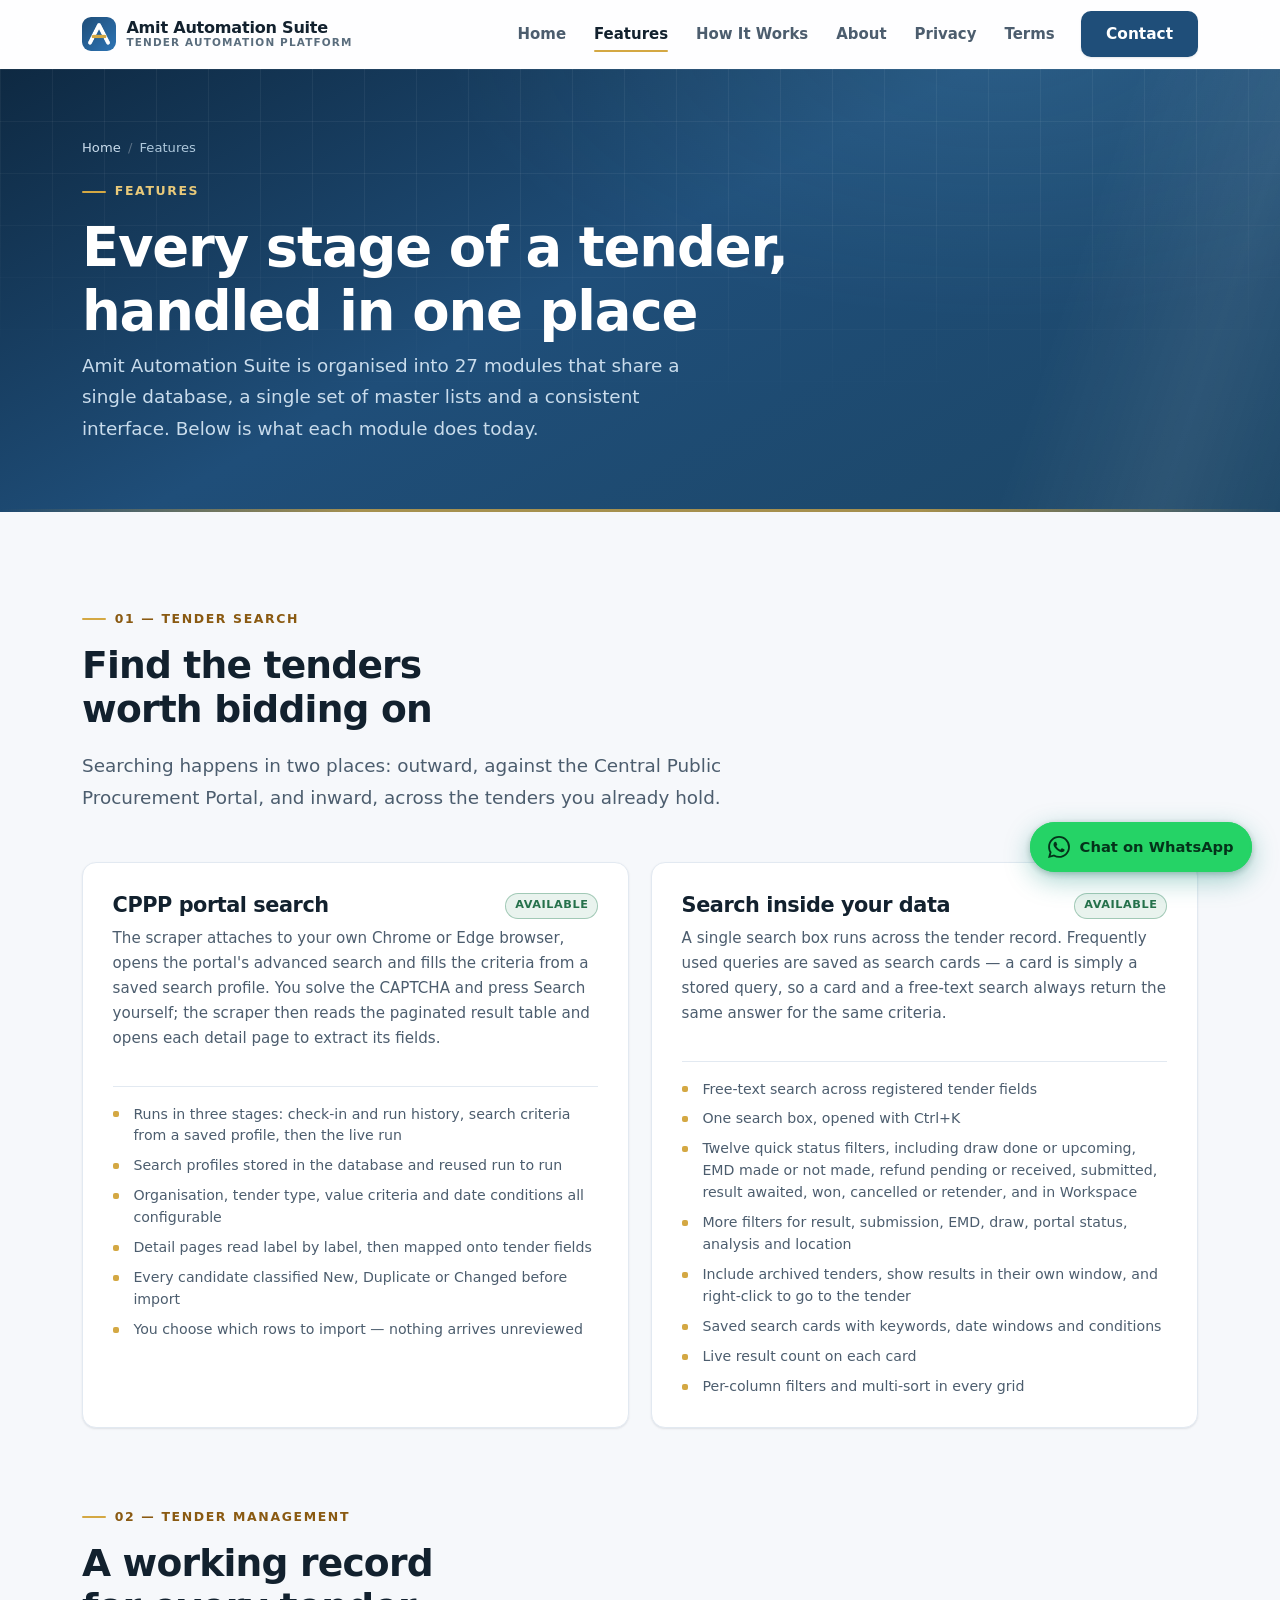
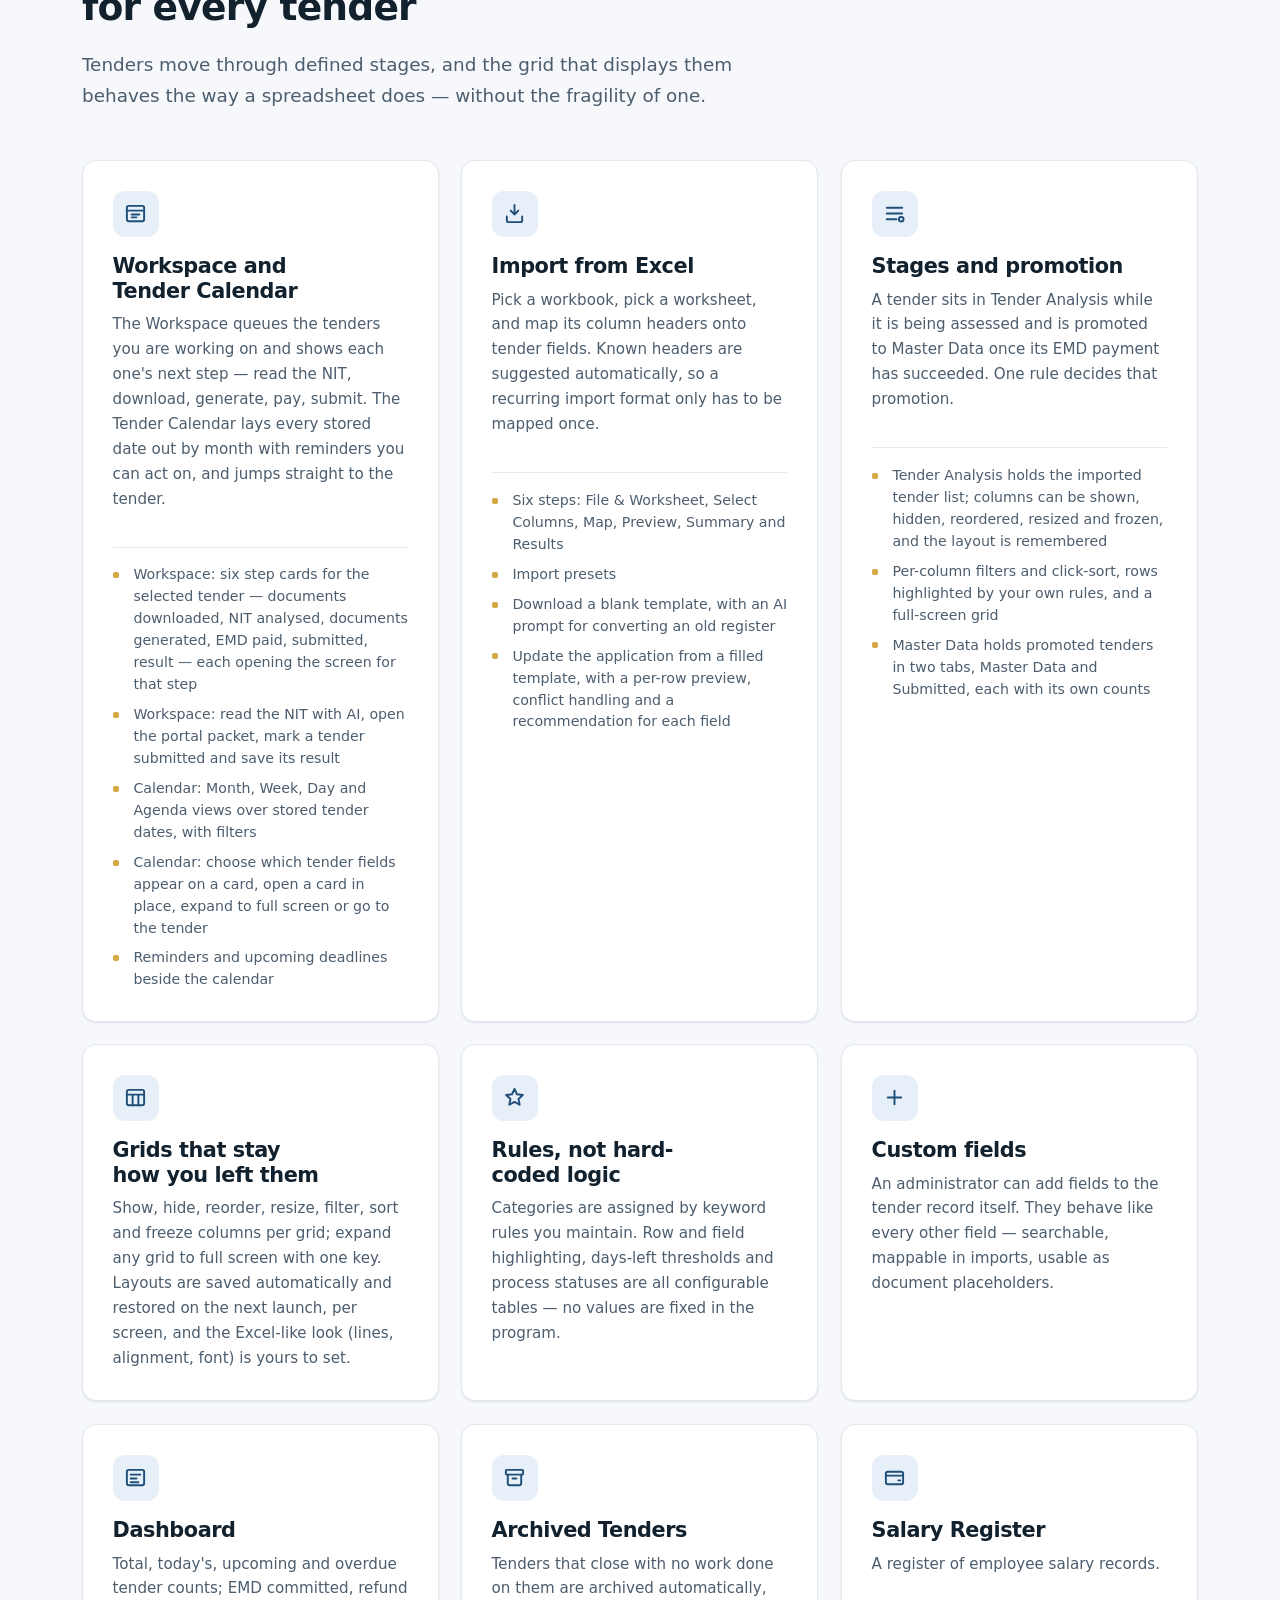
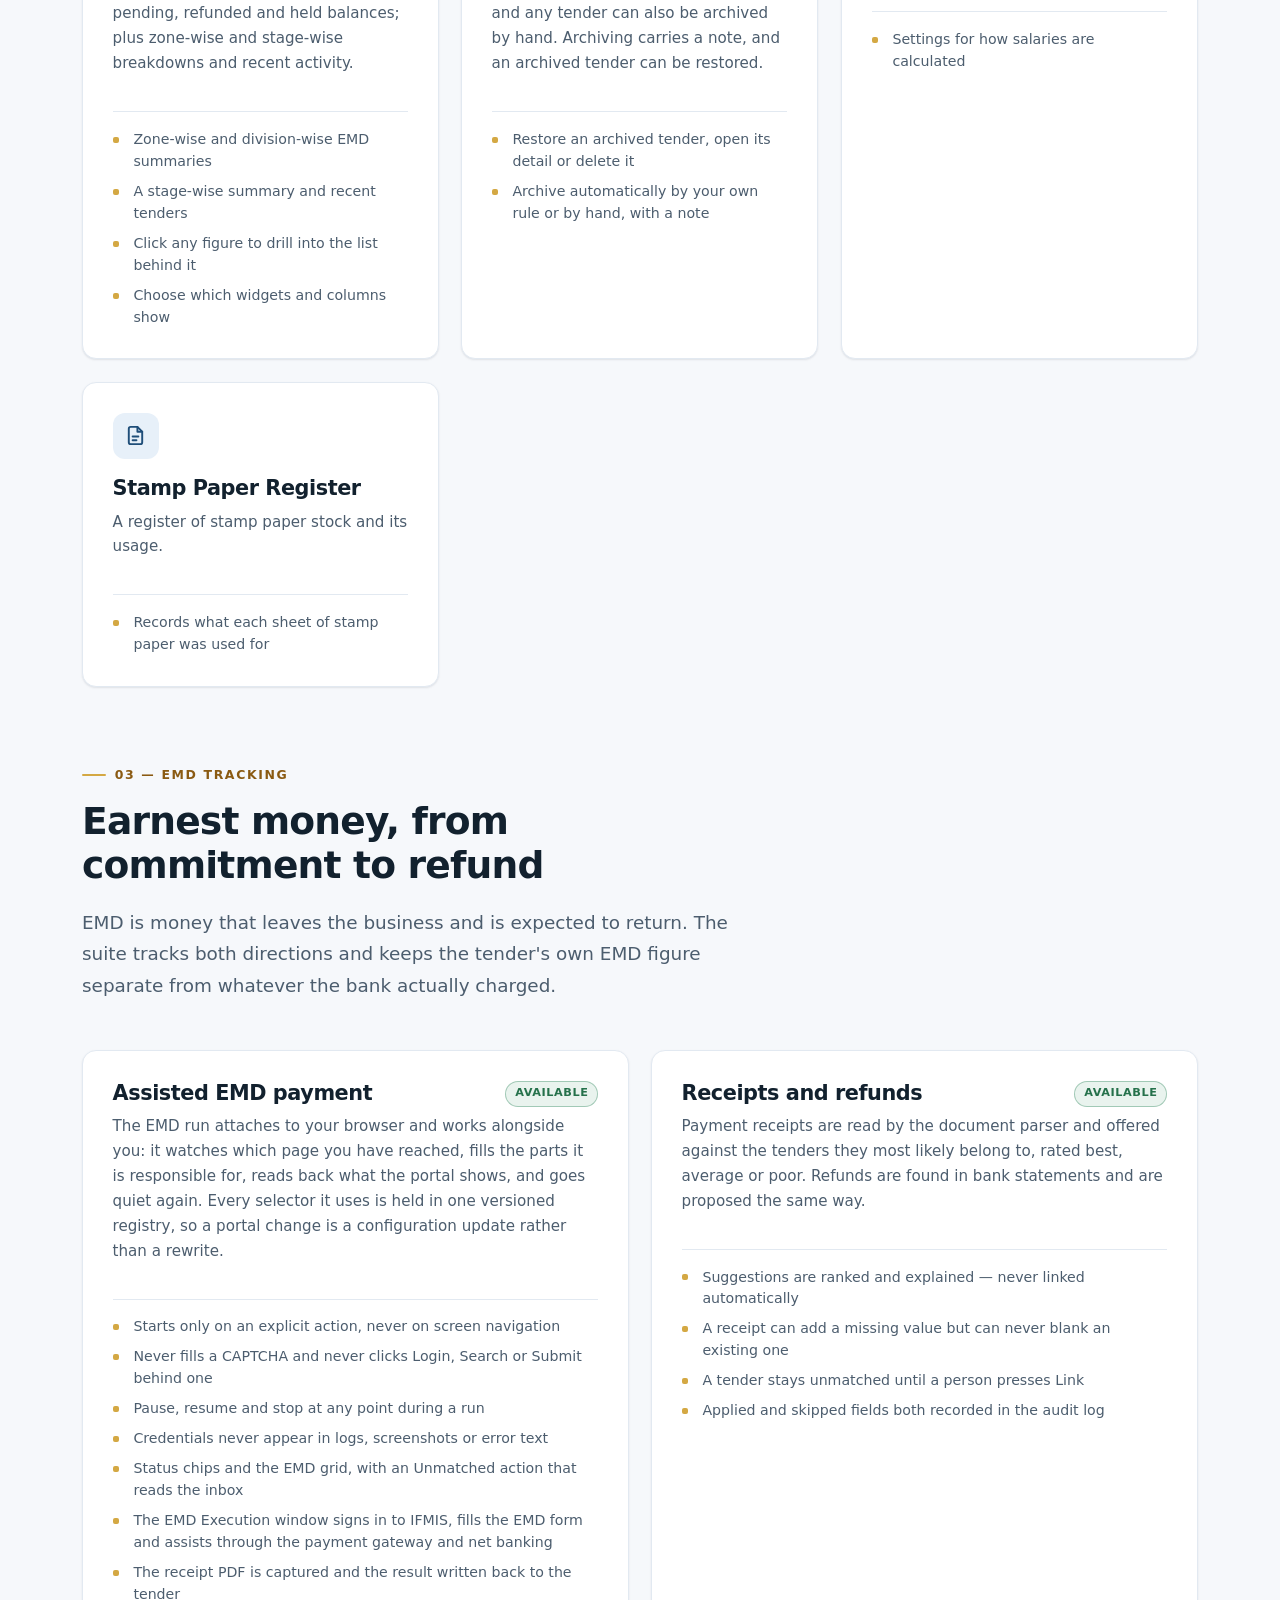
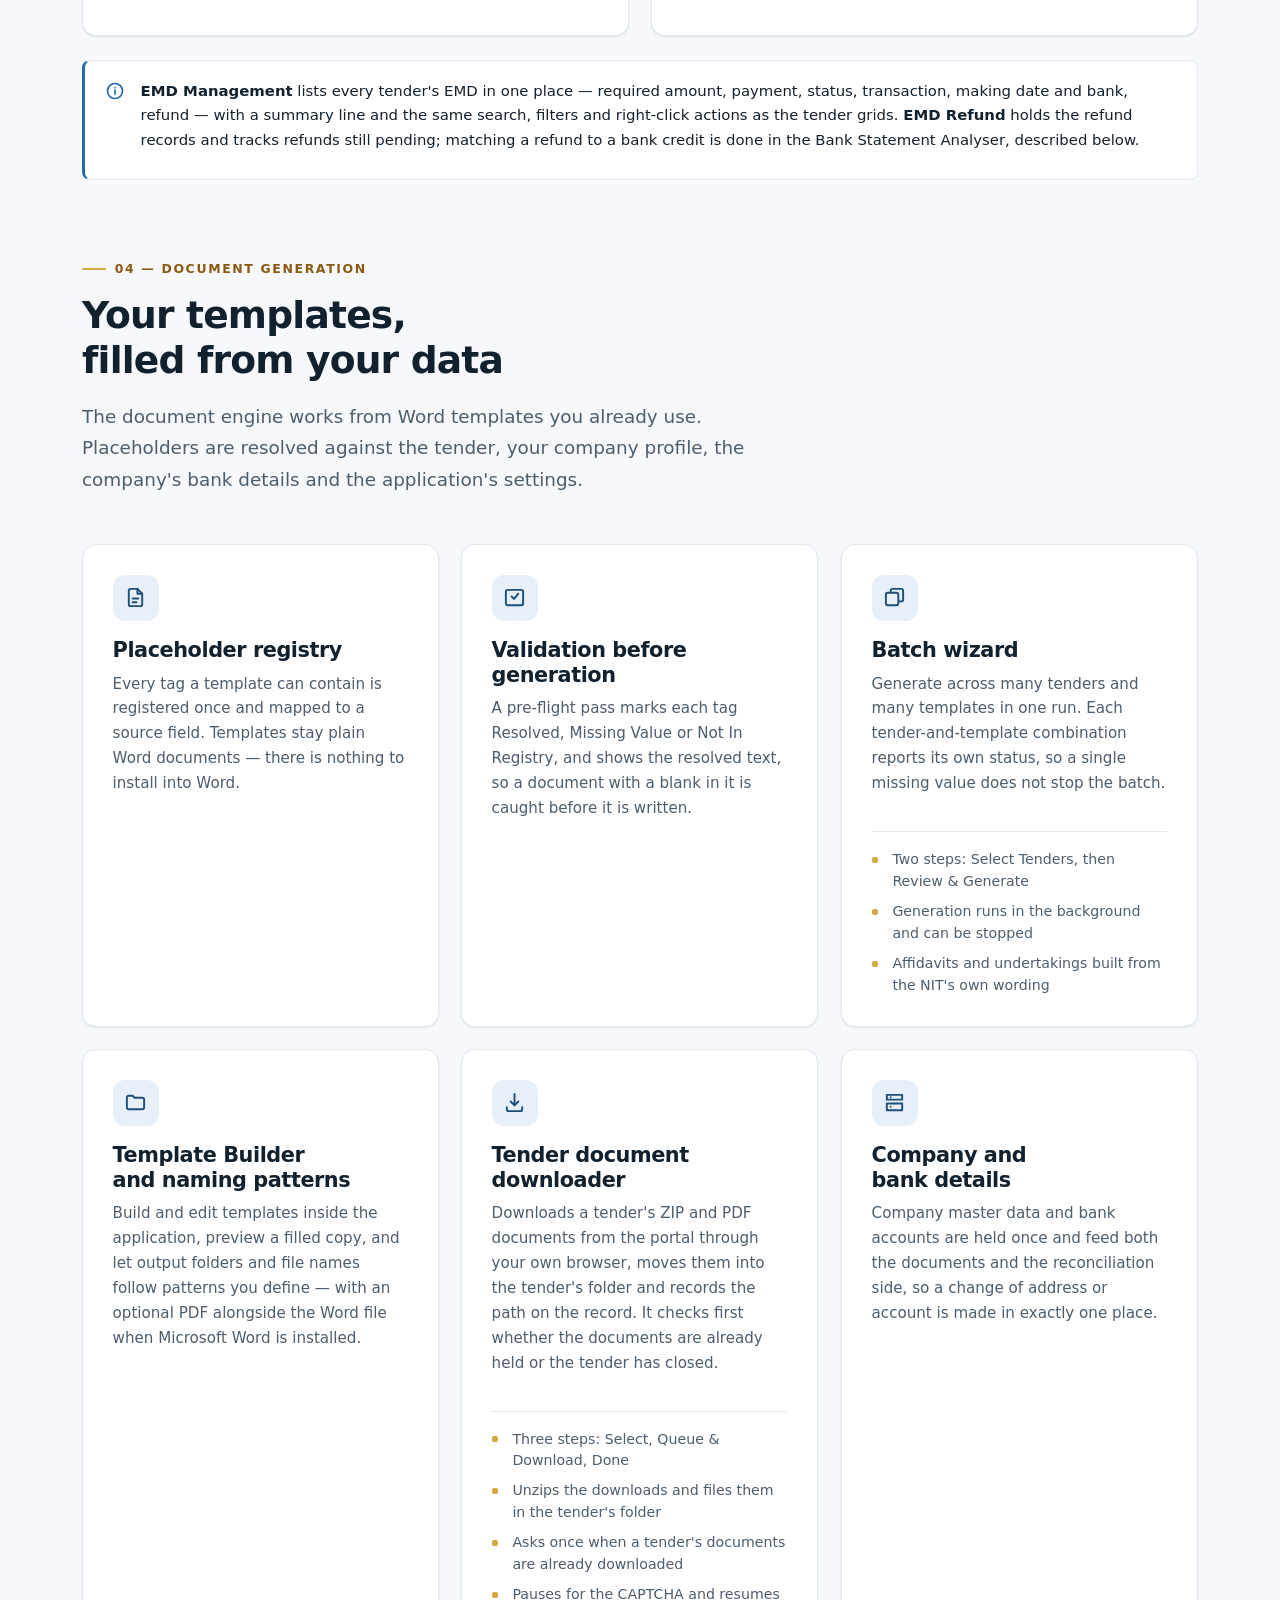
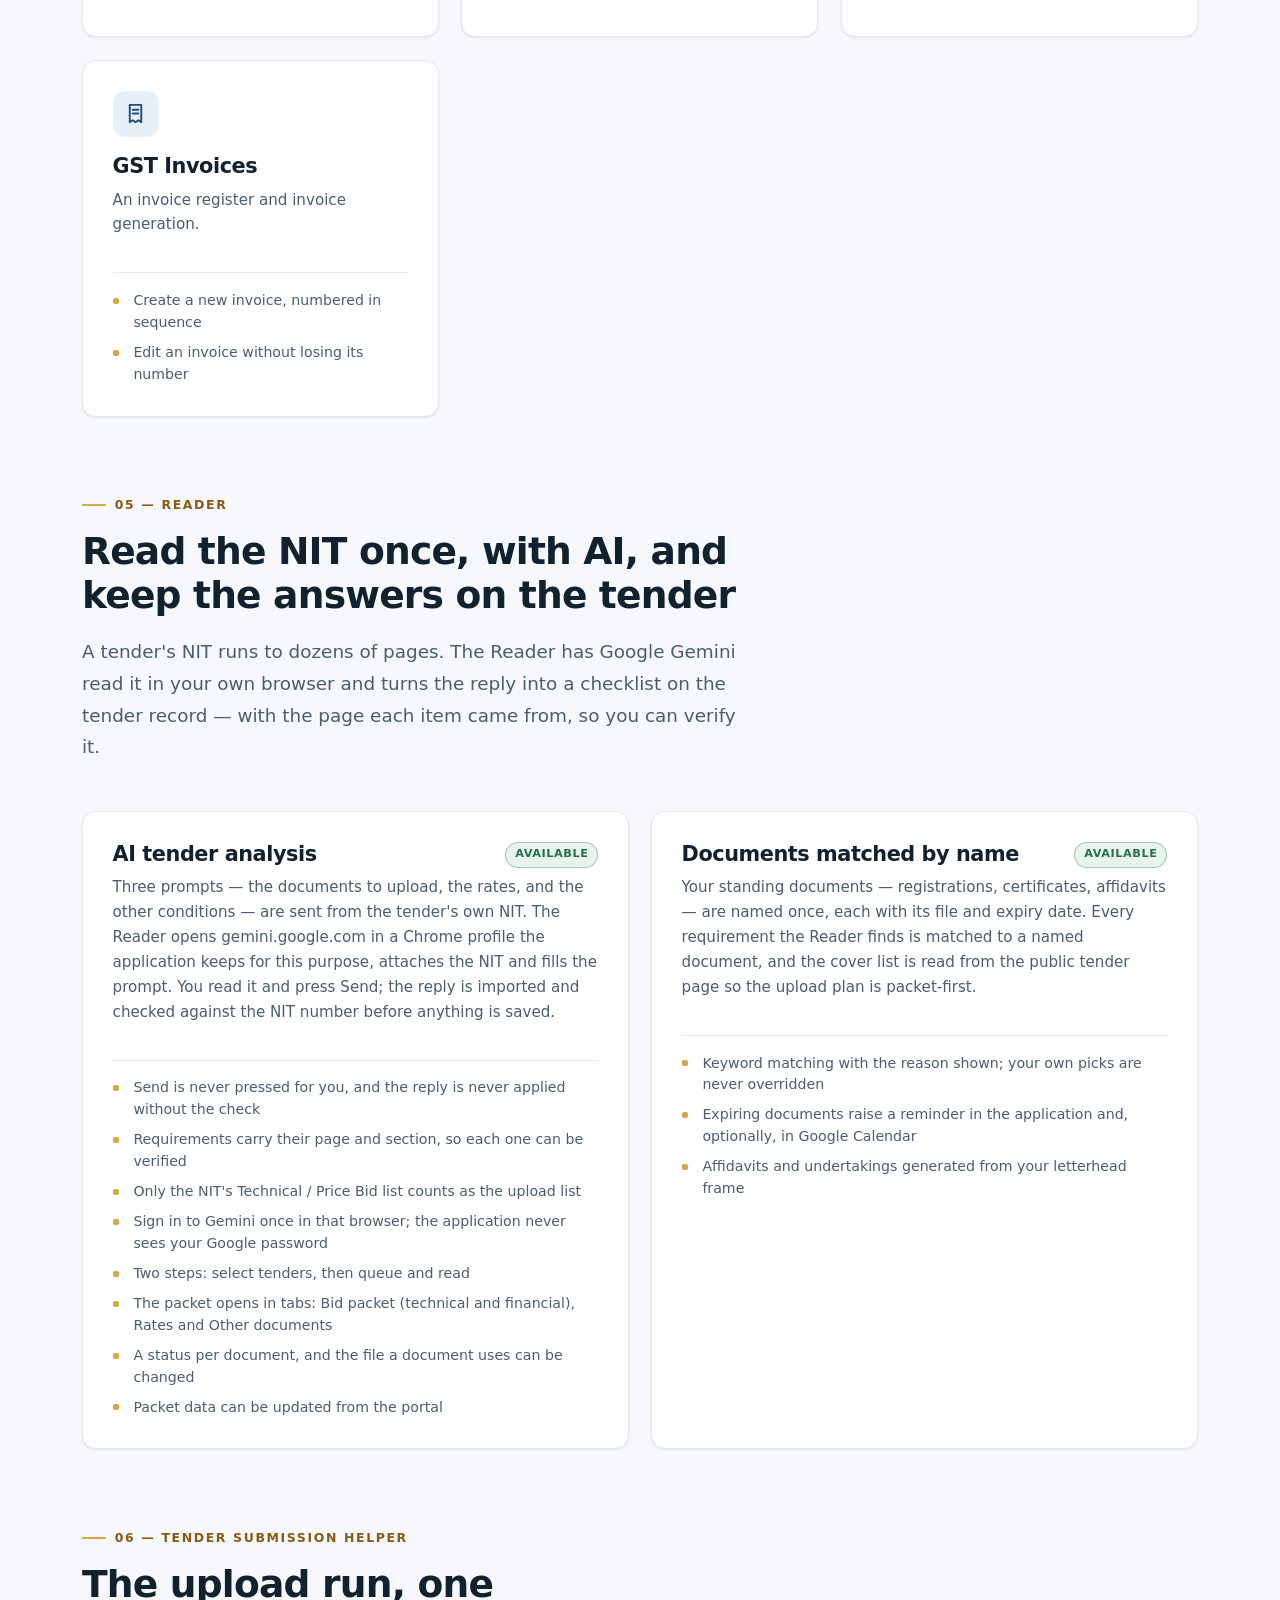
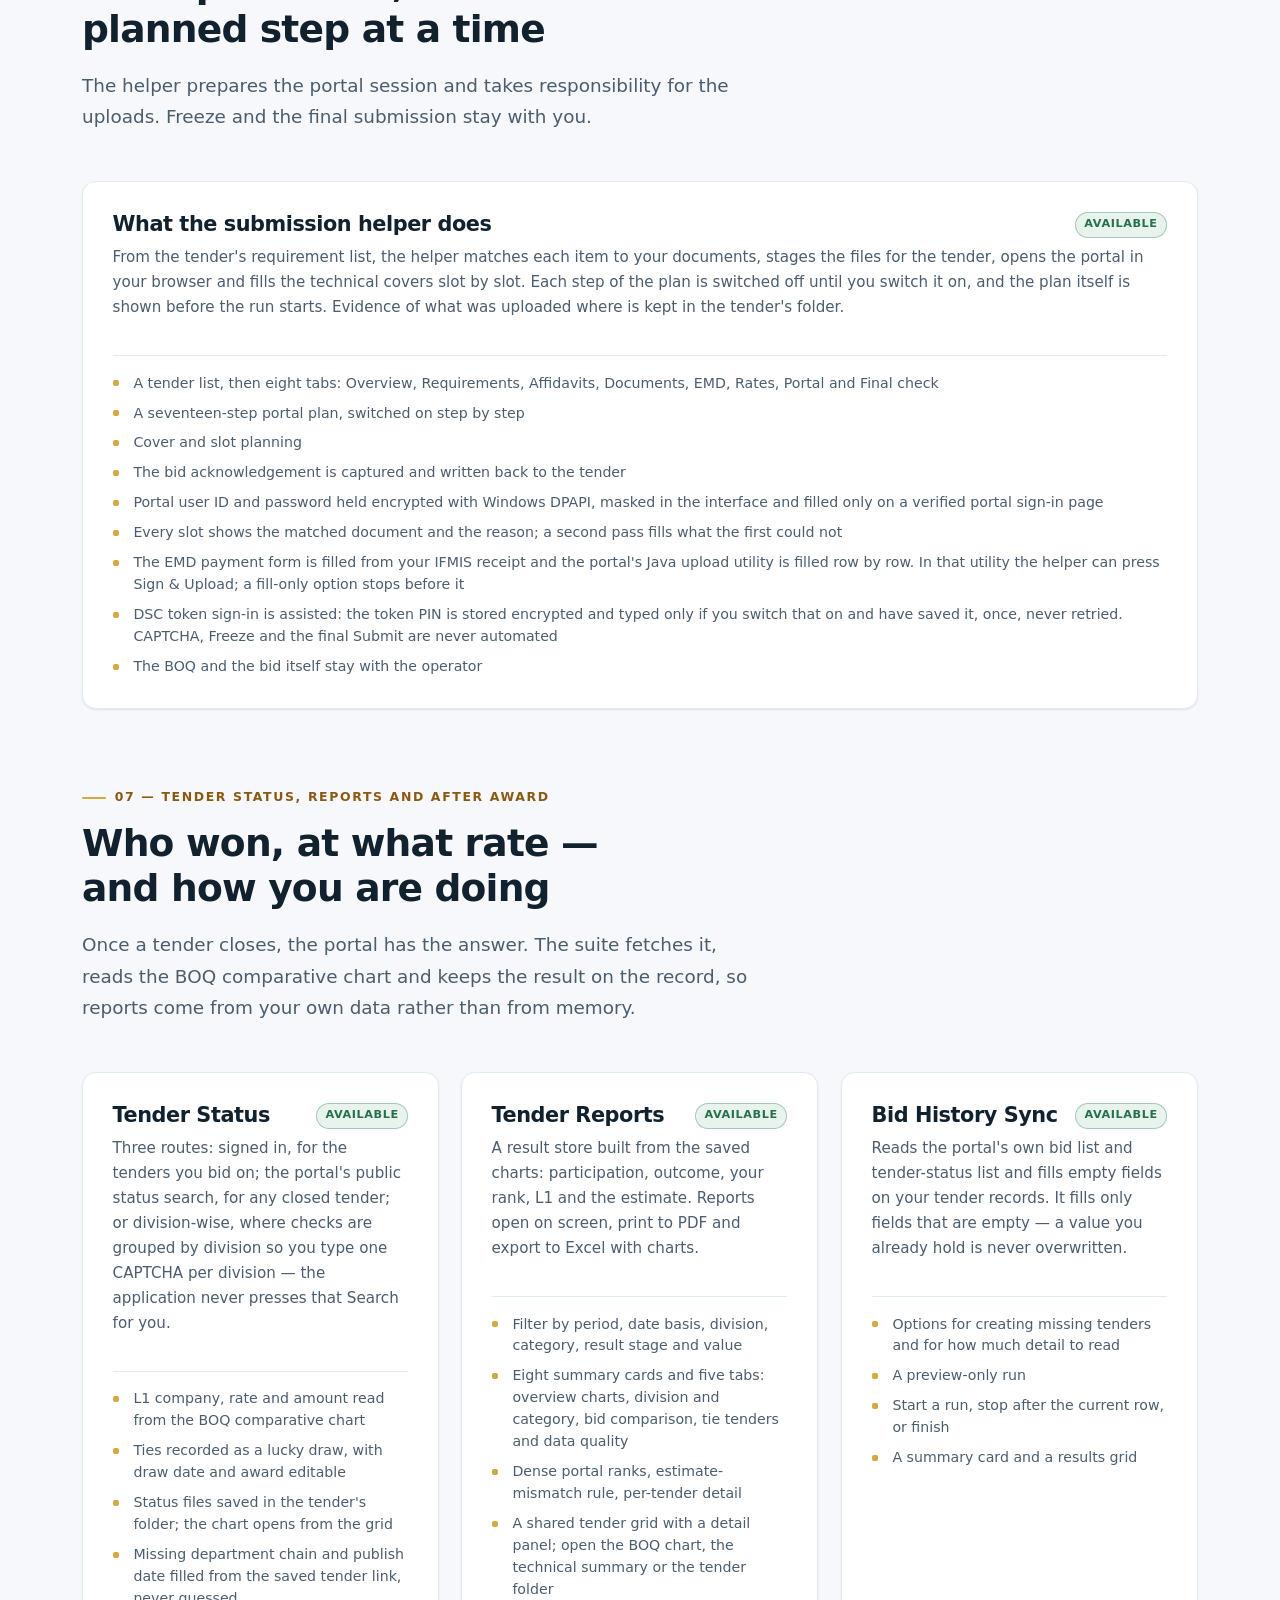
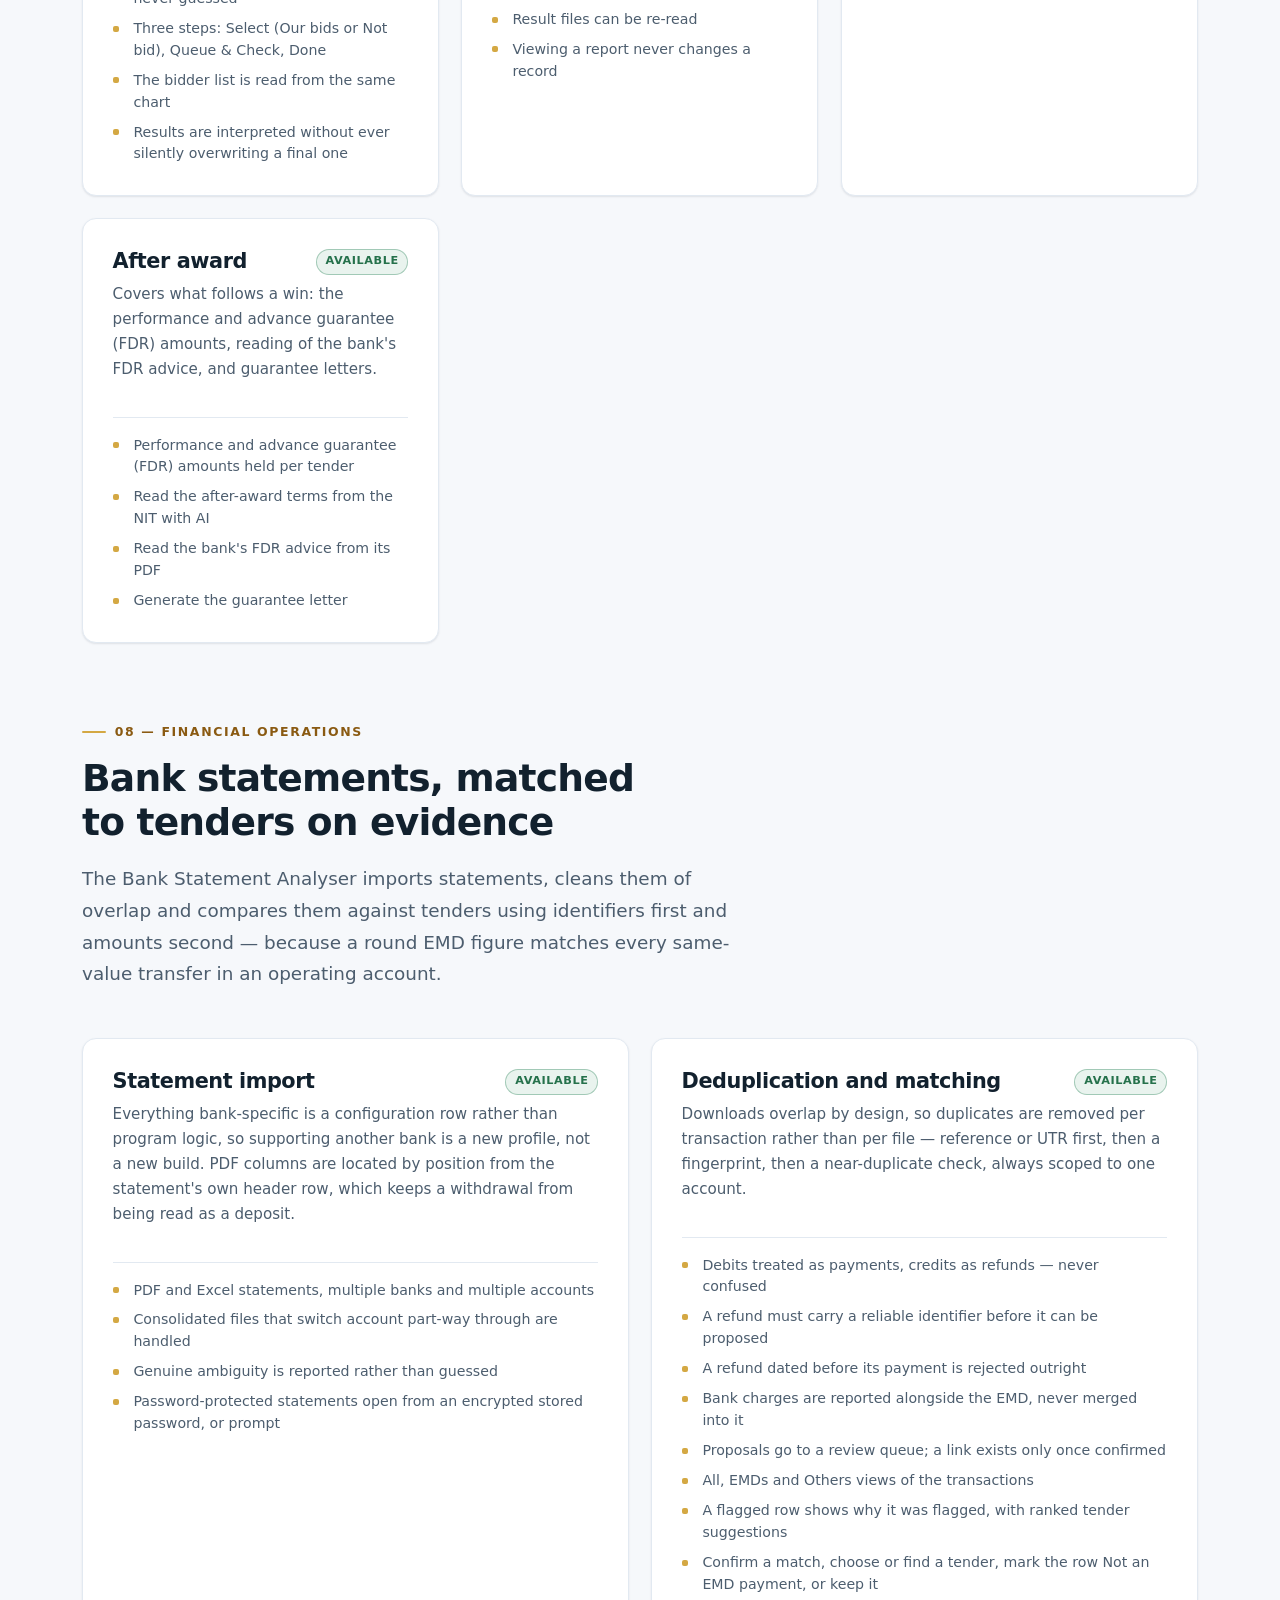
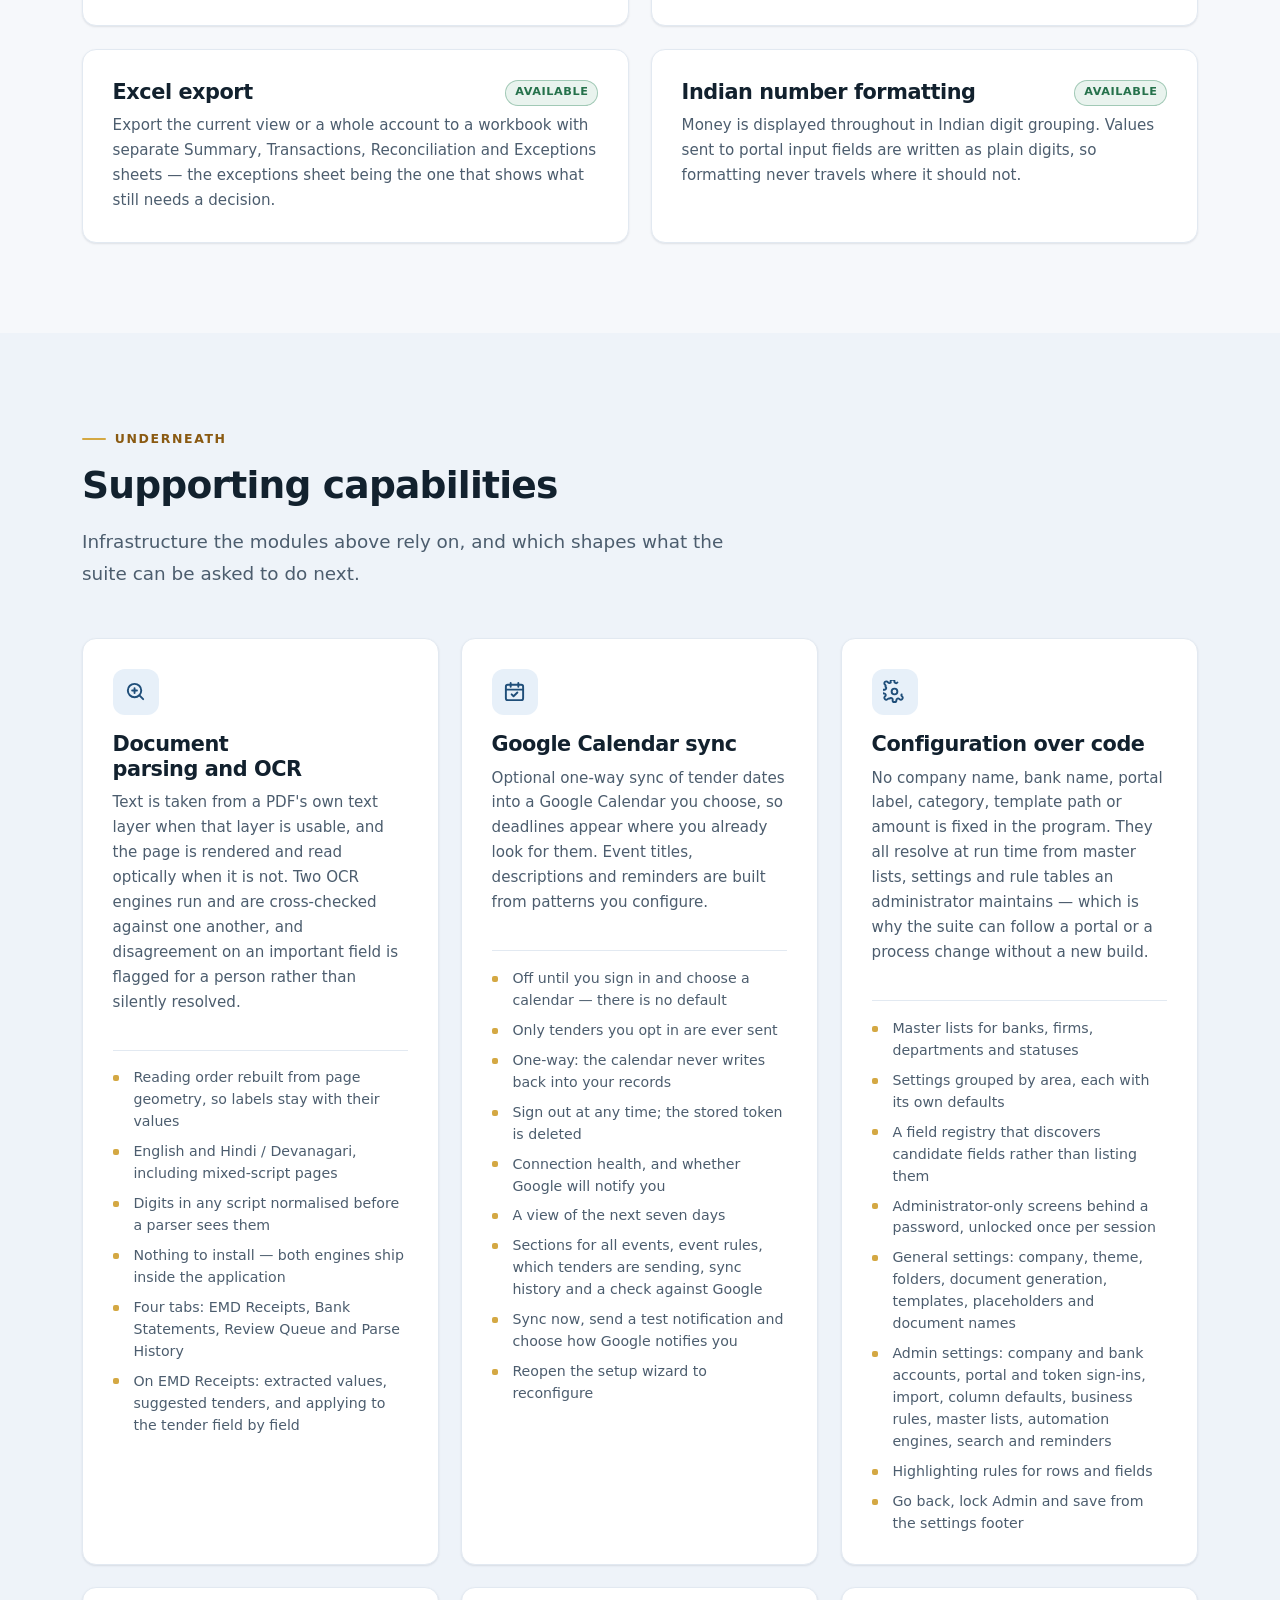
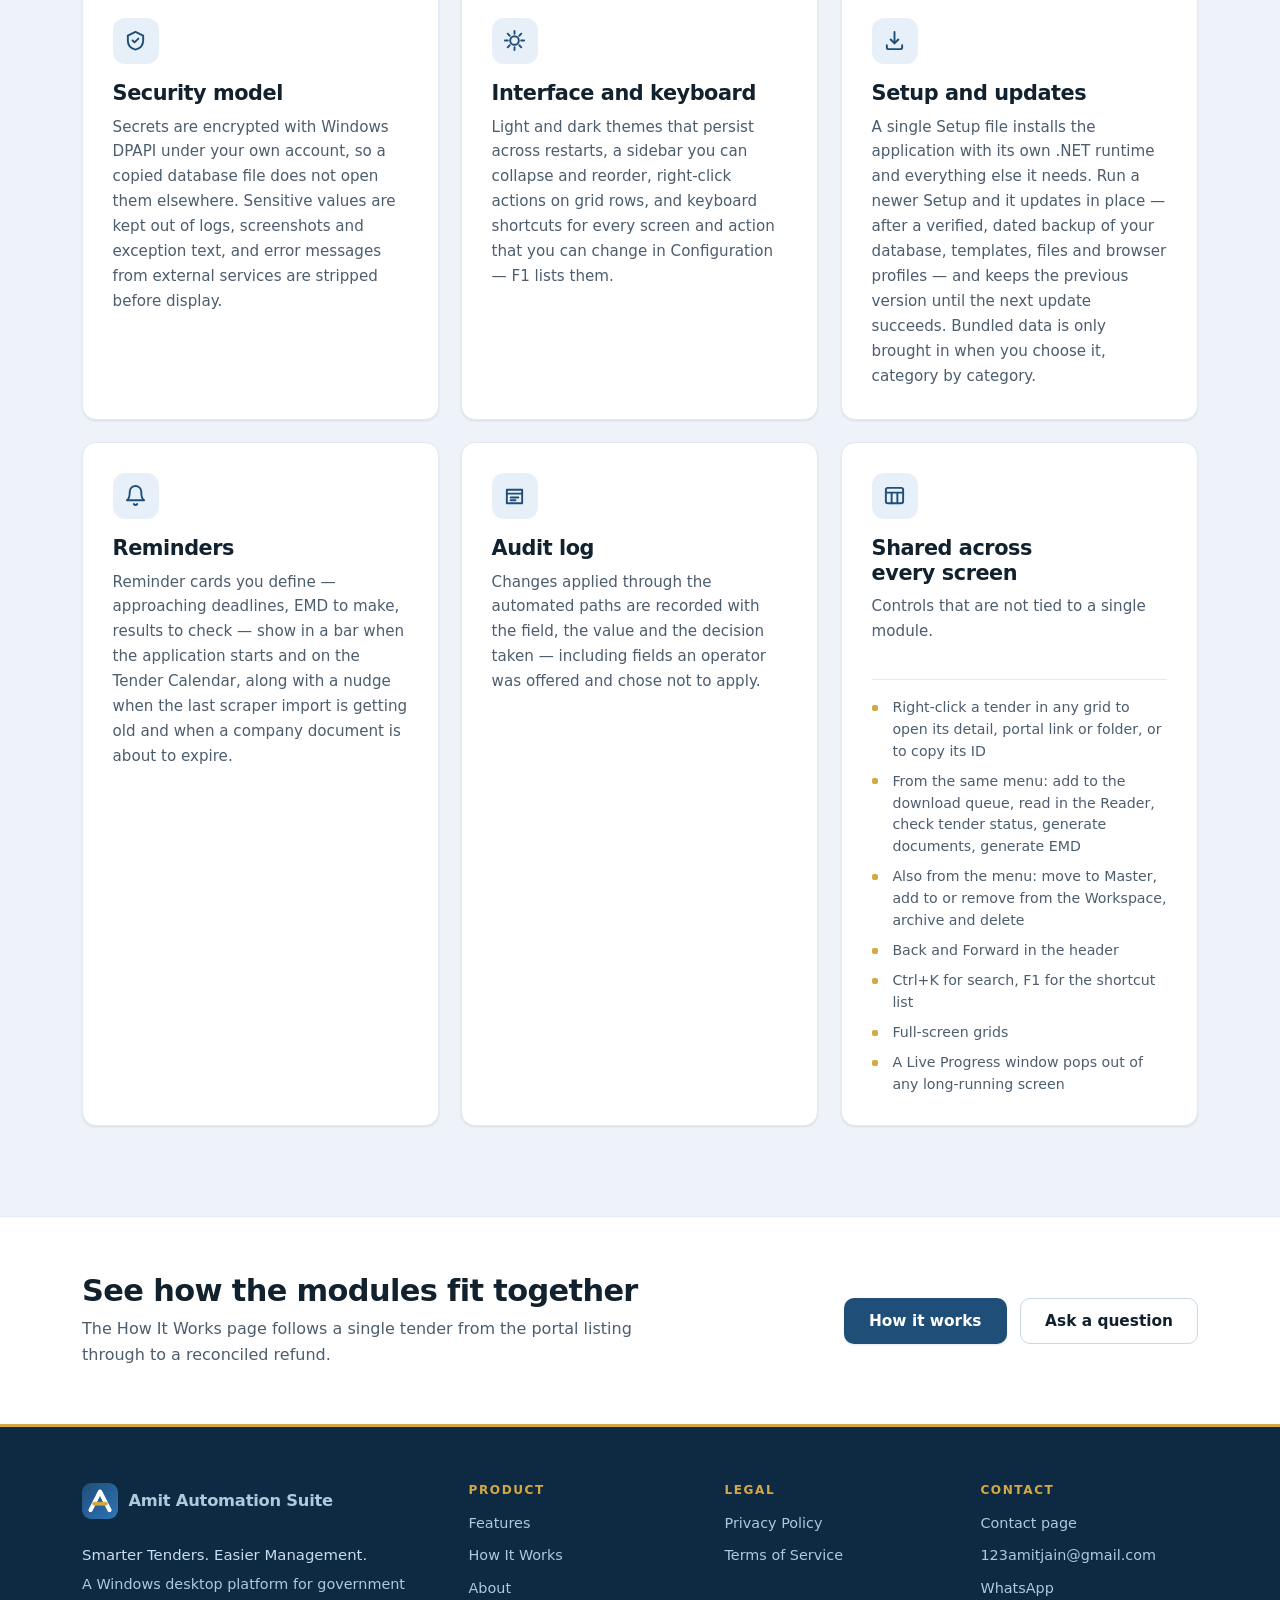
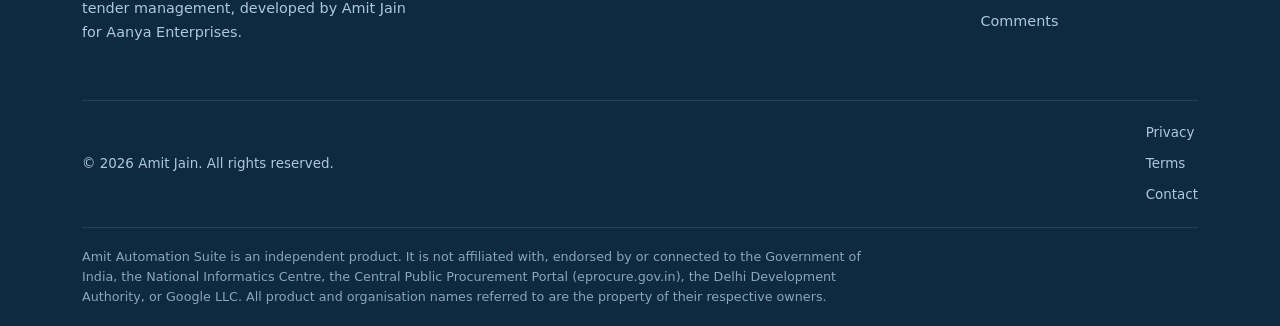
<file: features.html>
<!DOCTYPE html>
<html lang="en" dir="ltr">
<head>
<meta charset="utf-8">
<meta name="viewport" content="width=device-width, initial-scale=1">
<title>Features — Amit Automation Suite</title>
<meta name="description" content="All 27 modules: CPPP search, AI-assisted NIT reading, tender management, documents, EMD, bid submission help, tender status, reports and bank reconciliation.">
<meta name="author" content="Amit Jain">
<meta name="theme-color" content="#1F4E79">
<link rel="canonical" href="https://amitsuite.github.io/features.html">

<meta property="og:type" content="website">
<meta property="og:site_name" content="Amit Automation Suite">
<meta property="og:title" content="Features — Amit Automation Suite">
<meta property="og:description" content="Tender search, tender management, EMD tracking, document generation, submission assistance and financial reconciliation — module by module.">
<meta property="og:url" content="https://amitsuite.github.io/features.html">
<meta property="og:image" content="https://amitsuite.github.io/assets/img/og-image.png">
<meta property="og:image:width" content="1200">
<meta property="og:image:height" content="630">
<meta property="og:image:alt" content="Amit Automation Suite — Smarter Tenders. Easier Management.">
<meta name="twitter:card" content="summary_large_image">
<meta name="twitter:title" content="Features — Amit Automation Suite">
<meta name="twitter:description" content="Tender search, tender management, EMD tracking, document generation, submission assistance and financial reconciliation.">
<meta name="twitter:image" content="https://amitsuite.github.io/assets/img/og-image.png">

<link rel="icon" href="favicon.ico" sizes="any">
<link rel="icon" type="image/png" sizes="32x32" href="assets/img/favicon-32.png">
<link rel="icon" type="image/png" sizes="16x16" href="assets/img/favicon-16.png">
<link rel="apple-touch-icon" href="assets/img/apple-touch-icon.png">
<link rel="manifest" href="site.webmanifest">
<link rel="stylesheet" href="assets/css/styles.css">
<script>document.documentElement.classList.add('js');</script>
</head>
<body>
<a class="skip-link" href="#main">Skip to main content</a>
<div class="scroll-progress" aria-hidden="true"><span></span></div>

<header class="site-header">
  <div class="wrap">
    <nav class="nav" aria-label="Primary">
      <a class="brand" href="index.html">
        <img class="brand__mark" src="assets/img/icon-512.png" width="34" height="34" alt="" decoding="async">
        <span class="brand__text">
          <span class="brand__name">Amit Automation Suite</span>
          <span class="brand__sub">Tender Automation Platform</span>
        </span>
      </a>
      <button class="nav__toggle" type="button" aria-expanded="false" aria-controls="nav-menu">
        <span class="visually-hidden">Toggle navigation menu</span>
        <svg class="icon-open" viewBox="0 0 24 24" fill="none" stroke="currentColor" stroke-width="2" stroke-linecap="round" aria-hidden="true"><path d="M3 6h18M3 12h18M3 18h18"/></svg>
        <svg class="icon-close" viewBox="0 0 24 24" fill="none" stroke="currentColor" stroke-width="2" stroke-linecap="round" aria-hidden="true"><path d="M6 6l12 12M18 6L6 18"/></svg>
      </button>
      <div class="nav__menu" id="nav-menu">
        <ul class="nav__links">
          <li><a href="index.html">Home</a></li>
          <li><a href="features.html" aria-current="page">Features</a></li>
          <li><a href="how-it-works.html">How It Works</a></li>
          <li><a href="about.html">About</a></li>
          <li><a href="privacy.html">Privacy</a></li>
          <li><a href="terms.html">Terms</a></li>
        </ul>
        <div class="nav__cta"><a class="btn btn--primary" href="contact.html">Contact</a></div>
      </div>
    </nav>
  </div>
</header>

<main id="main">

  <section class="hero hero--page">
    <span class="hero__sheen" aria-hidden="true"></span>
    <div class="wrap">
      <div class="hero__inner">
        <ol class="crumb">
          <li><a href="index.html">Home</a></li>
          <li aria-current="page">Features</li>
        </ol>
        <p class="eyebrow eyebrow--light">Features</p>
        <h1>Every stage of a tender, handled in one place</h1>
        <p class="lede">Amit Automation Suite is organised into 27 modules that share a single database,
          a single set of master lists and a consistent interface. Below is what each module does
          today.</p>
      </div>
    </div>
  </section>

  <section class="section">
    <div class="wrap">

      <!-- ===================== Tender Search ===================== -->
      <div class="section-head">
        <p class="eyebrow">01 — Tender Search</p>
        <h2>Find the tenders worth bidding on</h2>
        <p class="lede">Searching happens in two places: outward, against the Central Public
          Procurement Portal, and inward, across the tenders you already hold.</p>
      </div>

      <div class="grid grid--2">
        <article class="card reveal">
          <div class="card__head">
            <h3>CPPP portal search</h3>
            <span class="tag tag--live">Available</span>
          </div>
          <p>The scraper attaches to your own Chrome or Edge browser, opens the portal's advanced
            search and fills the criteria from a saved search profile. You solve the CAPTCHA and
            press Search yourself; the scraper then reads the paginated result table and opens each
            detail page to extract its fields.</p>
          <ul class="card__list">
            <li>Runs in three stages: check-in and run history, search criteria from a saved profile, then the live run</li>
            <li>Search profiles stored in the database and reused run to run</li>
            <li>Organisation, tender type, value criteria and date conditions all configurable</li>
            <li>Detail pages read label by label, then mapped onto tender fields</li>
            <li>Every candidate classified New, Duplicate or Changed before import</li>
            <li>You choose which rows to import — nothing arrives unreviewed</li>
          </ul>
        </article>

        <article class="card reveal reveal-d1">
          <div class="card__head">
            <h3>Search inside your data</h3>
            <span class="tag tag--live">Available</span>
          </div>
          <p>A single search box runs across the tender record. Frequently used queries are saved as
            search cards — a card is simply a stored query, so a card and a free-text search always
            return the same answer for the same criteria.</p>
          <ul class="card__list">
            <li>Free-text search across registered tender fields</li>
            <li>One search box, opened with Ctrl+K</li>
            <li>Twelve quick status filters, including draw done or upcoming, EMD made or not made, refund pending or received, submitted, result awaited, won, cancelled or retender, and in Workspace</li>
            <li>More filters for result, submission, EMD, draw, portal status, analysis and location</li>
            <li>Include archived tenders, show results in their own window, and right-click to go to the tender</li>
            <li>Saved search cards with keywords, date windows and conditions</li>
            <li>Live result count on each card</li>
            <li>Per-column filters and multi-sort in every grid</li>
          </ul>
        </article>
      </div>

      <!-- ===================== Tender Management ===================== -->
      <div class="section-head" style="margin-top: clamp(3rem, 6vw, 4.5rem);">
        <p class="eyebrow">02 — Tender Management</p>
        <h2>A working record for every tender</h2>
        <p class="lede">Tenders move through defined stages, and the grid that displays them behaves
          the way a spreadsheet does — without the fragility of one.</p>
      </div>

      <div class="grid grid--3">
        <article class="card reveal">
          <span class="card__icon" aria-hidden="true">
            <svg viewBox="0 0 24 24" fill="none" stroke="currentColor" stroke-width="2" stroke-linecap="round" stroke-linejoin="round"><rect x="3" y="4" width="18" height="16" rx="2"/><path d="M3 9h18M8 13h8M8 16h5"/></svg>
          </span>
          <h3>Workspace and Tender Calendar</h3>
          <p>The Workspace queues the tenders you are working on and shows each one's next step —
            read the NIT, download, generate, pay, submit. The Tender Calendar lays every stored
            date out by month with reminders you can act on, and jumps straight to the tender.</p>
          <ul class="card__list">
            <li>Workspace: six step cards for the selected tender — documents downloaded, NIT analysed, documents generated, EMD paid, submitted, result — each opening the screen for that step</li>
            <li>Workspace: read the NIT with AI, open the portal packet, mark a tender submitted and save its result</li>
            <li>Calendar: Month, Week, Day and Agenda views over stored tender dates, with filters</li>
            <li>Calendar: choose which tender fields appear on a card, open a card in place, expand to full screen or go to the tender</li>
            <li>Reminders and upcoming deadlines beside the calendar</li>
          </ul>
        </article>

        <article class="card reveal reveal-d1">
          <span class="card__icon" aria-hidden="true">
            <svg viewBox="0 0 24 24" fill="none" stroke="currentColor" stroke-width="2" stroke-linecap="round" stroke-linejoin="round"><path d="M12 3v10M8 9l4 4 4-4"/><path d="M4 15v4a2 2 0 0 0 2 2h12a2 2 0 0 0 2-2v-4"/></svg>
          </span>
          <h3>Import from Excel</h3>
          <p>Pick a workbook, pick a worksheet, and map its column headers onto tender fields. Known
            headers are suggested automatically, so a recurring import format only has to be mapped
            once.</p>
          <ul class="card__list">
            <li>Six steps: File &amp; Worksheet, Select Columns, Map, Preview, Summary and Results</li>
            <li>Import presets</li>
            <li>Download a blank template, with an AI prompt for converting an old register</li>
            <li>Update the application from a filled template, with a per-row preview, conflict handling and a recommendation for each field</li>
          </ul>
        </article>

        <article class="card reveal reveal-d1">
          <span class="card__icon" aria-hidden="true">
            <svg viewBox="0 0 24 24" fill="none" stroke="currentColor" stroke-width="2" stroke-linecap="round" stroke-linejoin="round"><path d="M4 6h16M4 12h16M4 18h10"/><circle cx="19" cy="18" r="2.4"/></svg>
          </span>
          <h3>Stages and promotion</h3>
          <p>A tender sits in Tender Analysis while it is being assessed and is promoted to Master
            Data once its EMD payment has succeeded. One rule decides that promotion.</p>
          <ul class="card__list">
            <li>Tender Analysis holds the imported tender list; columns can be shown, hidden, reordered, resized and frozen, and the layout is remembered</li>
            <li>Per-column filters and click-sort, rows highlighted by your own rules, and a full-screen grid</li>
            <li>Master Data holds promoted tenders in two tabs, Master Data and Submitted, each with its own counts</li>
          </ul>
        </article>

        <article class="card reveal reveal-d2">
          <span class="card__icon" aria-hidden="true">
            <svg viewBox="0 0 24 24" fill="none" stroke="currentColor" stroke-width="2" stroke-linecap="round" stroke-linejoin="round"><rect x="3" y="4" width="18" height="16" rx="2"/><path d="M3 9h18M9 9v11M15 9v11"/></svg>
          </span>
          <h3>Grids that stay how you left them</h3>
          <p>Show, hide, reorder, resize, filter, sort and freeze columns per grid; expand any grid
            to full screen with one key. Layouts are saved automatically and restored on the next
            launch, per screen, and the Excel-like look (lines, alignment, font) is yours to set.</p>
        </article>

        <article class="card reveal">
          <span class="card__icon" aria-hidden="true">
            <svg viewBox="0 0 24 24" fill="none" stroke="currentColor" stroke-width="2" stroke-linecap="round" stroke-linejoin="round"><path d="M12 3l2.6 5.6 6.1.8-4.5 4.2 1.2 6-5.4-3-5.4 3 1.2-6L3.3 9.4l6.1-.8z"/></svg>
          </span>
          <h3>Rules, not hard-coded logic</h3>
          <p>Categories are assigned by keyword rules you maintain. Row and field highlighting,
            days-left thresholds and process statuses are all configurable tables — no values are
            fixed in the program.</p>
        </article>

        <article class="card reveal reveal-d1">
          <span class="card__icon" aria-hidden="true">
            <svg viewBox="0 0 24 24" fill="none" stroke="currentColor" stroke-width="2" stroke-linecap="round" stroke-linejoin="round"><path d="M12 5v14M5 12h14"/></svg>
          </span>
          <h3>Custom fields</h3>
          <p>An administrator can add fields to the tender record itself. They behave like every
            other field — searchable, mappable in imports, usable as document placeholders.</p>
        </article>

        <article class="card reveal reveal-d2">
          <span class="card__icon" aria-hidden="true">
            <svg viewBox="0 0 24 24" fill="none" stroke="currentColor" stroke-width="2" stroke-linecap="round" stroke-linejoin="round"><rect x="3" y="4" width="18" height="16" rx="2"/><path d="M7 9h10M7 13h6M7 17h8"/></svg>
          </span>
          <h3>Dashboard</h3>
          <p>Total, today's, upcoming and overdue tender counts; EMD committed, refund pending,
            refunded and held balances; plus zone-wise and stage-wise breakdowns and recent
            activity.</p>
          <ul class="card__list">
            <li>Zone-wise and division-wise EMD summaries</li>
            <li>A stage-wise summary and recent tenders</li>
            <li>Click any figure to drill into the list behind it</li>
            <li>Choose which widgets and columns show</li>
          </ul>
        </article>

        <article class="card reveal">
          <span class="card__icon" aria-hidden="true">
            <svg viewBox="0 0 24 24" fill="none" stroke="currentColor" stroke-width="2" stroke-linecap="round" stroke-linejoin="round"><rect x="3" y="4" width="18" height="5" rx="1"/><path d="M5 9v9a2 2 0 0 0 2 2h10a2 2 0 0 0 2-2V9M10 13h4"/></svg>
          </span>
          <h3>Archived Tenders</h3>
          <p>Tenders that close with no work done on them are archived automatically, and any tender
            can also be archived by hand. Archiving carries a note, and an archived tender can be
            restored.</p>
          <ul class="card__list">
            <li>Restore an archived tender, open its detail or delete it</li>
            <li>Archive automatically by your own rule or by hand, with a note</li>
          </ul>
        </article>

        <article class="card reveal reveal-d1">
          <span class="card__icon" aria-hidden="true">
            <svg viewBox="0 0 24 24" fill="none" stroke="currentColor" stroke-width="2" stroke-linecap="round" stroke-linejoin="round"><rect x="3" y="6" width="18" height="13" rx="2"/><path d="M3 10h18M16 15h2"/></svg>
          </span>
          <h3>Salary Register</h3>
          <p>A register of employee salary records.</p>
          <ul class="card__list">
            <li>Settings for how salaries are calculated</li>
          </ul>
        </article>

        <article class="card reveal reveal-d2">
          <span class="card__icon" aria-hidden="true">
            <svg viewBox="0 0 24 24" fill="none" stroke="currentColor" stroke-width="2" stroke-linecap="round" stroke-linejoin="round"><path d="M14 3H7a2 2 0 0 0-2 2v14a2 2 0 0 0 2 2h10a2 2 0 0 0 2-2V8z"/><path d="M14 3v5h5M9 13h6M9 17h4"/></svg>
          </span>
          <h3>Stamp Paper Register</h3>
          <p>A register of stamp paper stock and its usage.</p>
          <ul class="card__list">
            <li>Records what each sheet of stamp paper was used for</li>
          </ul>
        </article>
      </div>

      <!-- ===================== EMD Tracking ===================== -->
      <div class="section-head" style="margin-top: clamp(3rem, 6vw, 4.5rem);">
        <p class="eyebrow">03 — EMD Tracking</p>
        <h2>Earnest money, from commitment to refund</h2>
        <p class="lede">EMD is money that leaves the business and is expected to return. The suite
          tracks both directions and keeps the tender's own EMD figure separate from whatever the
          bank actually charged.</p>
      </div>

      <div class="grid grid--2">
        <article class="card reveal">
          <div class="card__head">
            <h3>Assisted EMD payment</h3>
            <span class="tag tag--live">Available</span>
          </div>
          <p>The EMD run attaches to your browser and works alongside you: it watches which page you
            have reached, fills the parts it is responsible for, reads back what the portal shows,
            and goes quiet again. Every selector it uses is held in one versioned registry, so a
            portal change is a configuration update rather than a rewrite.</p>
          <ul class="card__list">
            <li>Starts only on an explicit action, never on screen navigation</li>
            <li>Never fills a CAPTCHA and never clicks Login, Search or Submit behind one</li>
            <li>Pause, resume and stop at any point during a run</li>
            <li>Credentials never appear in logs, screenshots or error text</li>
            <li>Status chips and the EMD grid, with an Unmatched action that reads the inbox</li>
            <li>The EMD Execution window signs in to IFMIS, fills the EMD form and assists through the payment gateway and net banking</li>
            <li>The receipt PDF is captured and the result written back to the tender</li>
          </ul>
        </article>

        <article class="card reveal reveal-d1">
          <div class="card__head">
            <h3>Receipts and refunds</h3>
            <span class="tag tag--live">Available</span>
          </div>
          <p>Payment receipts are read by the document parser and offered against the tenders they
            most likely belong to, rated best, average or poor. Refunds are found in bank statements
            and are proposed the same way.</p>
          <ul class="card__list">
            <li>Suggestions are ranked and explained — never linked automatically</li>
            <li>A receipt can add a missing value but can never blank an existing one</li>
            <li>A tender stays unmatched until a person presses Link</li>
            <li>Applied and skipped fields both recorded in the audit log</li>
          </ul>
        </article>
      </div>

      <div class="callout reveal" style="margin-top: 1.5rem;">
        <svg viewBox="0 0 24 24" fill="none" stroke="currentColor" stroke-width="2" stroke-linecap="round" stroke-linejoin="round" aria-hidden="true"><circle cx="12" cy="12" r="9"/><path d="M12 16v-5M12 8h.01"/></svg>
        <div>
          <p class="mb-0"><strong>EMD Management</strong> lists every tender's EMD in one place —
            required amount, payment, status, transaction, making date and bank, refund — with a
            summary line and the same search, filters and right-click actions as the tender grids.
            <strong>EMD Refund</strong> holds the refund records and tracks refunds still pending;
            matching a refund to a bank credit is done in the Bank Statement Analyser, described
            below.</p>
        </div>
      </div>

      <!-- ===================== Document Generation ===================== -->
      <div class="section-head" style="margin-top: clamp(3rem, 6vw, 4.5rem);">
        <p class="eyebrow">04 — Document Generation</p>
        <h2>Your templates, filled from your data</h2>
        <p class="lede">The document engine works from Word templates you already use. Placeholders
          are resolved against the tender, your company profile, the company's bank details and the
          application's settings.</p>
      </div>

      <div class="grid grid--3">
        <article class="card reveal">
          <span class="card__icon" aria-hidden="true">
            <svg viewBox="0 0 24 24" fill="none" stroke="currentColor" stroke-width="2" stroke-linecap="round" stroke-linejoin="round"><path d="M14 3H7a2 2 0 0 0-2 2v14a2 2 0 0 0 2 2h10a2 2 0 0 0 2-2V8z"/><path d="M14 3v5h5M9 13h6M9 17h4"/></svg>
          </span>
          <h3>Placeholder registry</h3>
          <p>Every tag a template can contain is registered once and mapped to a source field.
            Templates stay plain Word documents — there is nothing to install into Word.</p>
        </article>

        <article class="card reveal reveal-d1">
          <span class="card__icon" aria-hidden="true">
            <svg viewBox="0 0 24 24" fill="none" stroke="currentColor" stroke-width="2" stroke-linecap="round" stroke-linejoin="round"><path d="M9 11l2.5 2.5L16 8"/><rect x="3" y="4" width="18" height="16" rx="2"/></svg>
          </span>
          <h3>Validation before generation</h3>
          <p>A pre-flight pass marks each tag Resolved, Missing Value or Not In Registry, and shows
            the resolved text, so a document with a blank in it is caught before it is written.</p>
        </article>

        <article class="card reveal reveal-d2">
          <span class="card__icon" aria-hidden="true">
            <svg viewBox="0 0 24 24" fill="none" stroke="currentColor" stroke-width="2" stroke-linecap="round" stroke-linejoin="round"><rect x="3" y="7" width="13" height="13" rx="2"/><path d="M8 7V5a2 2 0 0 1 2-2h9a2 2 0 0 1 2 2v9a2 2 0 0 1-2 2h-2"/></svg>
          </span>
          <h3>Batch wizard</h3>
          <p>Generate across many tenders and many templates in one run. Each tender-and-template
            combination reports its own status, so a single missing value does not stop the batch.</p>
          <ul class="card__list">
            <li>Two steps: Select Tenders, then Review &amp; Generate</li>
            <li>Generation runs in the background and can be stopped</li>
            <li>Affidavits and undertakings built from the NIT's own wording</li>
          </ul>
        </article>

        <article class="card reveal">
          <span class="card__icon" aria-hidden="true">
            <svg viewBox="0 0 24 24" fill="none" stroke="currentColor" stroke-width="2" stroke-linecap="round" stroke-linejoin="round"><path d="M3 7a2 2 0 0 1 2-2h4l2 2h8a2 2 0 0 1 2 2v8a2 2 0 0 1-2 2H5a2 2 0 0 1-2-2z"/></svg>
          </span>
          <h3>Template Builder and naming patterns</h3>
          <p>Build and edit templates inside the application, preview a filled copy, and let output
            folders and file names follow patterns you define — with an optional PDF alongside the
            Word file when Microsoft Word is installed.</p>
        </article>

        <article class="card reveal reveal-d1">
          <span class="card__icon" aria-hidden="true">
            <svg viewBox="0 0 24 24" fill="none" stroke="currentColor" stroke-width="2" stroke-linecap="round" stroke-linejoin="round"><path d="M12 3v12M8 11l4 4 4-4"/><path d="M4 17v2a2 2 0 0 0 2 2h12a2 2 0 0 0 2-2v-2"/></svg>
          </span>
          <h3>Tender document downloader</h3>
          <p>Downloads a tender's ZIP and PDF documents from the portal through your own browser,
            moves them into the tender's folder and records the path on the record. It checks first
            whether the documents are already held or the tender has closed.</p>
          <ul class="card__list">
            <li>Three steps: Select, Queue &amp; Download, Done</li>
            <li>Unzips the downloads and files them in the tender's folder</li>
            <li>Asks once when a tender's documents are already downloaded</li>
            <li>Pauses for the CAPTCHA and resumes</li>
          </ul>
        </article>

        <article class="card reveal reveal-d2">
          <span class="card__icon" aria-hidden="true">
            <svg viewBox="0 0 24 24" fill="none" stroke="currentColor" stroke-width="2" stroke-linecap="round" stroke-linejoin="round"><path d="M4 4h16v5H4zM4 13h16v7H4z"/><path d="M8 6.5h.01M8 16.5h.01"/></svg>
          </span>
          <h3>Company and bank details</h3>
          <p>Company master data and bank accounts are held once and feed both the documents and the
            reconciliation side, so a change of address or account is made in exactly one place.</p>
        </article>

        <article class="card reveal">
          <span class="card__icon" aria-hidden="true">
            <svg viewBox="0 0 24 24" fill="none" stroke="currentColor" stroke-width="2" stroke-linecap="round" stroke-linejoin="round"><path d="M6 3h12v18l-3-2-3 2-3-2-3 2z"/><path d="M9 8h6M9 12h6"/></svg>
          </span>
          <h3>GST Invoices</h3>
          <p>An invoice register and invoice generation.</p>
          <ul class="card__list">
            <li>Create a new invoice, numbered in sequence</li>
            <li>Edit an invoice without losing its number</li>
          </ul>
        </article>
      </div>

      <!-- ===================== Reader ===================== -->
      <div class="section-head" style="margin-top: clamp(3rem, 6vw, 4.5rem);">
        <p class="eyebrow">05 — Reader</p>
        <h2>Read the NIT once, with AI, and keep the answers on the tender</h2>
        <p class="lede">A tender's NIT runs to dozens of pages. The Reader has Google Gemini read it
          in your own browser and turns the reply into a checklist on the tender record — with the
          page each item came from, so you can verify it.</p>
      </div>

      <div class="grid grid--2">
        <article class="card reveal">
          <div class="card__head">
            <h3>AI tender analysis</h3>
            <span class="tag tag--live">Available</span>
          </div>
          <p>Three prompts — the documents to upload, the rates, and the other conditions — are
            sent from the tender's own NIT. The Reader opens gemini.google.com in a Chrome profile
            the application keeps for this purpose, attaches the NIT and fills the prompt. You read
            it and press Send; the reply is imported and checked against the NIT number before
            anything is saved.</p>
          <ul class="card__list">
            <li>Send is never pressed for you, and the reply is never applied without the check</li>
            <li>Requirements carry their page and section, so each one can be verified</li>
            <li>Only the NIT's Technical / Price Bid list counts as the upload list</li>
            <li>Sign in to Gemini once in that browser; the application never sees your Google password</li>
            <li>Two steps: select tenders, then queue and read</li>
            <li>The packet opens in tabs: Bid packet (technical and financial), Rates and Other documents</li>
            <li>A status per document, and the file a document uses can be changed</li>
            <li>Packet data can be updated from the portal</li>
          </ul>
        </article>

        <article class="card reveal reveal-d1">
          <div class="card__head">
            <h3>Documents matched by name</h3>
            <span class="tag tag--live">Available</span>
          </div>
          <p>Your standing documents — registrations, certificates, affidavits — are named once,
            each with its file and expiry date. Every requirement the Reader finds is matched to a
            named document, and the cover list is read from the public tender page so the upload
            plan is packet-first.</p>
          <ul class="card__list">
            <li>Keyword matching with the reason shown; your own picks are never overridden</li>
            <li>Expiring documents raise a reminder in the application and, optionally, in Google Calendar</li>
            <li>Affidavits and undertakings generated from your letterhead frame</li>
          </ul>
        </article>
      </div>

      <!-- ===================== Submission helper ===================== -->
      <div class="section-head" style="margin-top: clamp(3rem, 6vw, 4.5rem);">
        <p class="eyebrow">06 — Tender Submission Helper</p>
        <h2>The upload run, one planned step at a time</h2>
        <p class="lede">The helper prepares the portal session and takes responsibility for the
          uploads. Freeze and the final submission stay with you.</p>
      </div>

      <article class="card reveal">
        <div class="card__head">
          <h3>What the submission helper does</h3>
          <span class="tag tag--live">Available</span>
        </div>
        <p>From the tender's requirement list, the helper matches each item to your documents,
          stages the files for the tender, opens the portal in your browser and fills the technical
          covers slot by slot. Each step of the plan is switched off until you switch it on, and the
          plan itself is shown before the run starts. Evidence of what was uploaded where is kept in
          the tender's folder.</p>
        <ul class="card__list">
          <li>A tender list, then eight tabs: Overview, Requirements, Affidavits, Documents, EMD, Rates, Portal and Final check</li>
          <li>A seventeen-step portal plan, switched on step by step</li>
          <li>Cover and slot planning</li>
          <li>The bid acknowledgement is captured and written back to the tender</li>
          <li>Portal user ID and password held encrypted with Windows DPAPI, masked in the interface
            and filled only on a verified portal sign-in page</li>
          <li>Every slot shows the matched document and the reason; a second pass fills what the
            first could not</li>
          <li>The EMD payment form is filled from your IFMIS receipt and the portal's Java upload
            utility is filled row by row. In that utility the helper can press Sign &amp; Upload; a
            fill-only option stops before it</li>
          <li>DSC token sign-in is assisted: the token PIN is stored encrypted and typed only if you
            switch that on and have saved it, once, never retried. CAPTCHA, Freeze and the final Submit are never
            automated</li>
          <li>The BOQ and the bid itself stay with the operator</li>
        </ul>
      </article>

      <!-- ===================== Tender Status & Reports ===================== -->
      <div class="section-head" style="margin-top: clamp(3rem, 6vw, 4.5rem);">
        <p class="eyebrow">07 — Tender Status, Reports and After award</p>
        <h2>Who won, at what rate — and how you are doing</h2>
        <p class="lede">Once a tender closes, the portal has the answer. The suite fetches it, reads
          the BOQ comparative chart and keeps the result on the record, so reports come from your
          own data rather than from memory.</p>
      </div>

      <div class="grid grid--2">
        <article class="card reveal">
          <div class="card__head">
            <h3>Tender Status</h3>
            <span class="tag tag--live">Available</span>
          </div>
          <p>Three routes: signed in, for the tenders you bid on; the portal's public status
            search, for any closed tender; or division-wise, where checks are grouped by division
            so you type one CAPTCHA per division — the application never presses that Search for
            you.</p>
          <ul class="card__list">
            <li>L1 company, rate and amount read from the BOQ comparative chart</li>
            <li>Ties recorded as a lucky draw, with draw date and award editable</li>
            <li>Status files saved in the tender's folder; the chart opens from the grid</li>
            <li>Missing department chain and publish date filled from the saved tender link, never guessed</li>
            <li>Three steps: Select (Our bids or Not bid), Queue &amp; Check, Done</li>
            <li>The bidder list is read from the same chart</li>
            <li>Results are interpreted without ever silently overwriting a final one</li>
          </ul>
        </article>

        <article class="card reveal reveal-d1">
          <div class="card__head">
            <h3>Tender Reports</h3>
            <span class="tag tag--live">Available</span>
          </div>
          <p>A result store built from the saved charts: participation, outcome, your rank, L1 and
            the estimate. Reports open on screen, print to PDF and export to Excel with charts.</p>
          <ul class="card__list">
            <li>Filter by period, date basis, division, category, result stage and value</li>
            <li>Eight summary cards and five tabs: overview charts, division and category, bid
              comparison, tie tenders and data quality</li>
            <li>Dense portal ranks, estimate-mismatch rule, per-tender detail</li>
            <li>A shared tender grid with a detail panel; open the BOQ chart, the technical summary or the tender folder</li>
            <li>Result files can be re-read</li>
            <li>Viewing a report never changes a record</li>
          </ul>
        </article>

        <article class="card reveal">
          <div class="card__head">
            <h3>Bid History Sync</h3>
            <span class="tag tag--live">Available</span>
          </div>
          <p>Reads the portal's own bid list and tender-status list and fills empty fields on your
            tender records. It fills only fields that are empty — a value you already hold is never
            overwritten.</p>
          <ul class="card__list">
            <li>Options for creating missing tenders and for how much detail to read</li>
            <li>A preview-only run</li>
            <li>Start a run, stop after the current row, or finish</li>
            <li>A summary card and a results grid</li>
          </ul>
        </article>

        <article class="card reveal reveal-d1">
          <div class="card__head">
            <h3>After award</h3>
            <span class="tag tag--live">Available</span>
          </div>
          <p>Covers what follows a win: the performance and advance guarantee (FDR) amounts, reading
            of the bank's FDR advice, and guarantee letters.</p>
          <ul class="card__list">
            <li>Performance and advance guarantee (FDR) amounts held per tender</li>
            <li>Read the after-award terms from the NIT with AI</li>
            <li>Read the bank's FDR advice from its PDF</li>
            <li>Generate the guarantee letter</li>
          </ul>
        </article>
      </div>

      <!-- ===================== Financial operations ===================== -->
      <div class="section-head" style="margin-top: clamp(3rem, 6vw, 4.5rem);">
        <p class="eyebrow">08 — Financial Operations</p>
        <h2>Bank statements, matched to tenders on evidence</h2>
        <p class="lede">The Bank Statement Analyser imports statements, cleans them of overlap and
          compares them against tenders using identifiers first and amounts second — because a
          round EMD figure matches every same-value transfer in an operating account.</p>
      </div>

      <div class="grid grid--2">
        <article class="card reveal">
          <div class="card__head">
            <h3>Statement import</h3>
            <span class="tag tag--live">Available</span>
          </div>
          <p>Everything bank-specific is a configuration row rather than program logic, so supporting
            another bank is a new profile, not a new build. PDF columns are located by position from
            the statement's own header row, which keeps a withdrawal from being read as a deposit.</p>
          <ul class="card__list">
            <li>PDF and Excel statements, multiple banks and multiple accounts</li>
            <li>Consolidated files that switch account part-way through are handled</li>
            <li>Genuine ambiguity is reported rather than guessed</li>
            <li>Password-protected statements open from an encrypted stored password, or prompt</li>
          </ul>
        </article>

        <article class="card reveal reveal-d1">
          <div class="card__head">
            <h3>Deduplication and matching</h3>
            <span class="tag tag--live">Available</span>
          </div>
          <p>Downloads overlap by design, so duplicates are removed per transaction rather than per
            file — reference or UTR first, then a fingerprint, then a near-duplicate check, always
            scoped to one account.</p>
          <ul class="card__list">
            <li>Debits treated as payments, credits as refunds — never confused</li>
            <li>A refund must carry a reliable identifier before it can be proposed</li>
            <li>A refund dated before its payment is rejected outright</li>
            <li>Bank charges are reported alongside the EMD, never merged into it</li>
            <li>Proposals go to a review queue; a link exists only once confirmed</li>
            <li>All, EMDs and Others views of the transactions</li>
            <li>A flagged row shows why it was flagged, with ranked tender suggestions</li>
            <li>Confirm a match, choose or find a tender, mark the row Not an EMD payment, or keep it</li>
          </ul>
        </article>
      </div>

      <div class="grid grid--2" style="margin-top: clamp(1rem, 2vw, 1.4rem);">
        <article class="card reveal">
          <div class="card__head">
            <h3>Excel export</h3>
            <span class="tag tag--live">Available</span>
          </div>
          <p>Export the current view or a whole account to a workbook with separate Summary,
            Transactions, Reconciliation and Exceptions sheets — the exceptions sheet being the one
            that shows what still needs a decision.</p>
        </article>

        <article class="card reveal reveal-d1">
          <div class="card__head">
            <h3>Indian number formatting</h3>
            <span class="tag tag--live">Available</span>
          </div>
          <p>Money is displayed throughout in Indian digit grouping. Values sent to portal input
            fields are written as plain digits, so formatting never travels where it should not.</p>
        </article>
      </div>

    </div>
  </section>

  <!-- ===================== Supporting capabilities ===================== -->
  <section class="section section--alt">
    <div class="wrap">
      <div class="section-head">
        <p class="eyebrow">Underneath</p>
        <h2>Supporting capabilities</h2>
        <p class="lede">Infrastructure the modules above rely on, and which shapes what the suite can
          be asked to do next.</p>
      </div>

      <div class="grid grid--3">
        <article class="card card--hover reveal">
          <span class="card__icon" aria-hidden="true">
            <svg viewBox="0 0 24 24" fill="none" stroke="currentColor" stroke-width="2" stroke-linecap="round" stroke-linejoin="round"><circle cx="11" cy="11" r="7"/><path d="M20 20l-3.9-3.9"/><path d="M8.5 11h5M11 8.5v5"/></svg>
          </span>
          <h3>Document parsing and OCR</h3>
          <p>Text is taken from a PDF's own text layer when that layer is usable, and the page is
            rendered and read optically when it is not. Two OCR engines run and are cross-checked
            against one another, and disagreement on an important field is flagged for a person
            rather than silently resolved.</p>
          <ul class="card__list">
            <li>Reading order rebuilt from page geometry, so labels stay with their values</li>
            <li>English and Hindi / Devanagari, including mixed-script pages</li>
            <li>Digits in any script normalised before a parser sees them</li>
            <li>Nothing to install — both engines ship inside the application</li>
            <li>Four tabs: EMD Receipts, Bank Statements, Review Queue and Parse History</li>
            <li>On EMD Receipts: extracted values, suggested tenders, and applying to the tender field by field</li>
          </ul>
        </article>

        <article class="card card--hover reveal reveal-d1">
          <span class="card__icon" aria-hidden="true">
            <svg viewBox="0 0 24 24" fill="none" stroke="currentColor" stroke-width="2" stroke-linecap="round" stroke-linejoin="round"><rect x="3" y="5" width="18" height="16" rx="2"/><path d="M3 10h18M8 3v4M16 3v4"/><path d="M9 15l2 2 4-4"/></svg>
          </span>
          <h3>Google Calendar sync</h3>
          <p>Optional one-way sync of tender dates into a Google Calendar you choose, so deadlines
            appear where you already look for them. Event titles, descriptions and reminders are
            built from patterns you configure.</p>
          <ul class="card__list">
            <li>Off until you sign in and choose a calendar — there is no default</li>
            <li>Only tenders you opt in are ever sent</li>
            <li>One-way: the calendar never writes back into your records</li>
            <li>Sign out at any time; the stored token is deleted</li>
            <li>Connection health, and whether Google will notify you</li>
            <li>A view of the next seven days</li>
            <li>Sections for all events, event rules, which tenders are sending, sync history and a check against Google</li>
            <li>Sync now, send a test notification and choose how Google notifies you</li>
            <li>Reopen the setup wizard to reconfigure</li>
          </ul>
        </article>

        <article class="card card--hover reveal reveal-d2">
          <span class="card__icon" aria-hidden="true">
            <svg viewBox="0 0 24 24" fill="none" stroke="currentColor" stroke-width="2" stroke-linecap="round" stroke-linejoin="round"><circle cx="12" cy="12" r="3"/><path d="M19.4 15a1.7 1.7 0 0 0 .3 1.9l.1.1a2 2 0 1 1-2.8 2.8l-.1-.1a1.7 1.7 0 0 0-2.9 1.2V21a2 2 0 1 1-4 0v-.1A1.7 1.7 0 0 0 7 19.4a1.7 1.7 0 0 0-1.9.3l-.1.1a2 2 0 1 1-2.8-2.8l.1-.1a1.7 1.7 0 0 0-1.2-2.9H1a2 2 0 1 1 0-4h.1A1.7 1.7 0 0 0 2.6 7a1.7 1.7 0 0 0-.3-1.9l-.1-.1a2 2 0 1 1 2.8-2.8l.1.1A1.7 1.7 0 0 0 8 2.6h.1A2 2 0 1 1 12 1v.1A1.7 1.7 0 0 0 15 2.6"/></svg>
          </span>
          <h3>Configuration over code</h3>
          <p>No company name, bank name, portal label, category, template path or amount is fixed in
            the program. They all resolve at run time from master lists, settings and rule tables an
            administrator maintains — which is why the suite can follow a portal or a process change
            without a new build.</p>
          <ul class="card__list">
            <li>Master lists for banks, firms, departments and statuses</li>
            <li>Settings grouped by area, each with its own defaults</li>
            <li>A field registry that discovers candidate fields rather than listing them</li>
            <li>Administrator-only screens behind a password, unlocked once per session</li>
            <li>General settings: company, theme, folders, document generation, templates, placeholders and document names</li>
            <li>Admin settings: company and bank accounts, portal and token sign-ins, import, column defaults, business rules, master lists, automation engines, search and reminders</li>
            <li>Highlighting rules for rows and fields</li>
            <li>Go back, lock Admin and save from the settings footer</li>
          </ul>
        </article>

        <article class="card card--hover reveal">
          <span class="card__icon" aria-hidden="true">
            <svg viewBox="0 0 24 24" fill="none" stroke="currentColor" stroke-width="2" stroke-linecap="round" stroke-linejoin="round"><path d="M12 3l8 4v5c0 5-3.4 8.4-8 9.5C7.4 20.4 4 17 4 12V7z"/><path d="M9 12l2 2 4-4"/></svg>
          </span>
          <h3>Security model</h3>
          <p>Secrets are encrypted with Windows DPAPI under your own account, so a copied database
            file does not open them elsewhere. Sensitive values are kept out of logs, screenshots and
            exception text, and error messages from external services are stripped before display.</p>
        </article>

        <article class="card card--hover reveal reveal-d1">
          <span class="card__icon" aria-hidden="true">
            <svg viewBox="0 0 24 24" fill="none" stroke="currentColor" stroke-width="2" stroke-linecap="round" stroke-linejoin="round"><circle cx="12" cy="12" r="4.5"/><path d="M12 2v3M12 19v3M2 12h3M19 12h3M4.9 4.9l2.1 2.1M17 17l2.1 2.1M19.1 4.9 17 7M7 17l-2.1 2.1"/></svg>
          </span>
          <h3>Interface and keyboard</h3>
          <p>Light and dark themes that persist across restarts, a sidebar you can collapse and
            reorder, right-click actions on grid rows, and keyboard shortcuts for every screen and
            action that you can change in Configuration — F1 lists them.</p>
        </article>

        <article class="card card--hover reveal reveal-d2">
          <span class="card__icon" aria-hidden="true">
            <svg viewBox="0 0 24 24" fill="none" stroke="currentColor" stroke-width="2" stroke-linecap="round" stroke-linejoin="round"><path d="M12 3v12M8 11l4 4 4-4"/><path d="M4 17v2a2 2 0 0 0 2 2h12a2 2 0 0 0 2-2v-2"/></svg>
          </span>
          <h3>Setup and updates</h3>
          <p>A single Setup file installs the application with its own .NET runtime and everything
            else it needs. Run a newer Setup and it updates in place — after a verified, dated
            backup of your database, templates, files and browser profiles — and keeps the previous
            version until the next update succeeds. Bundled data is only brought in when you choose
            it, category by category.</p>
        </article>

        <article class="card card--hover reveal">
          <span class="card__icon" aria-hidden="true">
            <svg viewBox="0 0 24 24" fill="none" stroke="currentColor" stroke-width="2" stroke-linecap="round" stroke-linejoin="round"><path d="M18 8a6 6 0 0 0-12 0c0 7-3 9-3 9h18s-3-2-3-9"/><path d="M13.7 21a2 2 0 0 1-3.4 0"/></svg>
          </span>
          <h3>Reminders</h3>
          <p>Reminder cards you define — approaching deadlines, EMD to make, results to check — show
            in a bar when the application starts and on the Tender Calendar, along with a nudge when
            the last scraper import is getting old and when a company document is about to expire.</p>
        </article>

        <article class="card card--hover reveal reveal-d2">
          <span class="card__icon" aria-hidden="true">
            <svg viewBox="0 0 24 24" fill="none" stroke="currentColor" stroke-width="2" stroke-linecap="round" stroke-linejoin="round"><path d="M4 6h16v14H4z"/><path d="M4 10h16M8 14h8M8 17h5"/></svg>
          </span>
          <h3>Audit log</h3>
          <p>Changes applied through the automated paths are recorded with the field, the value and
            the decision taken — including fields an operator was offered and chose not to apply.</p>
        </article>

        <article class="card card--hover reveal reveal-d2">
          <span class="card__icon" aria-hidden="true">
            <svg viewBox="0 0 24 24" fill="none" stroke="currentColor" stroke-width="2" stroke-linecap="round" stroke-linejoin="round"><rect x="3" y="4" width="18" height="16" rx="2"/><path d="M3 9h18M9 9v11M15 9v11"/></svg>
          </span>
          <h3>Shared across every screen</h3>
          <p>Controls that are not tied to a single module.</p>
          <ul class="card__list">
            <li>Right-click a tender in any grid to open its detail, portal link or folder, or to copy its ID</li>
            <li>From the same menu: add to the download queue, read in the Reader, check tender status, generate documents, generate EMD</li>
            <li>Also from the menu: move to Master, add to or remove from the Workspace, archive and delete</li>
            <li>Back and Forward in the header</li>
            <li>Ctrl+K for search, F1 for the shortcut list</li>
            <li>Full-screen grids</li>
            <li>A Live Progress window pops out of any long-running screen</li>
          </ul>
        </article>
      </div>
    </div>
  </section>

  <section class="cta">
    <div class="wrap">
      <div class="cta__inner">
        <div class="cta__text">
          <h2>See how the modules fit together</h2>
          <p>The How It Works page follows a single tender from the portal listing through to a
            reconciled refund.</p>
        </div>
        <div class="btn-row">
          <a class="btn btn--primary" href="how-it-works.html">How it works</a>
          <a class="btn btn--ghost" href="contact.html">Ask a question</a>
        </div>
      </div>
    </div>
  </section>

</main>

<footer class="site-footer">
  <div class="wrap">
    <div class="footer__grid footer">
      <div>
        <a class="footer__brand" href="index.html">
          <img src="assets/img/icon-512.png" width="36" height="36" alt="" decoding="async" loading="lazy">
          <span>Amit Automation Suite</span>
        </a>
        <p class="footer__tag">Smarter Tenders. Easier Management.</p>
        <p class="footer__desc">A Windows desktop platform for government tender management,
          developed by Amit Jain for Aanya Enterprises.</p>
      </div>
      <div>
        <h2>Product</h2>
        <ul>
          <li><a href="features.html">Features</a></li>
          <li><a href="how-it-works.html">How It Works</a></li>
          <li><a href="about.html">About</a></li>
        </ul>
      </div>
      <div>
        <h2>Legal</h2>
        <ul>
          <li><a href="privacy.html">Privacy Policy</a></li>
          <li><a href="terms.html">Terms of Service</a></li>
        </ul>
      </div>
      <div>
        <h2>Contact</h2>
        <ul>
          <li><a href="contact.html">Contact page</a></li>
          <li><a href="mailto:123amitjain@gmail.com">123amitjain@gmail.com</a></li>
          <li data-wa-item hidden><a data-wa-link href="#" target="_blank" rel="noopener noreferrer">WhatsApp</a></li>
          <li><a href="contact.html#comments">Comments</a></li>
        </ul>
      </div>
    </div>

    <div class="footer__bottom footer">
      <p>&copy; <span data-year>2026</span> Amit Jain. All rights reserved.</p>
      <ul class="footer__legal">
        <li><a href="privacy.html">Privacy</a></li>
        <li><a href="terms.html">Terms</a></li>
        <li><a href="contact.html">Contact</a></li>
      </ul>
    </div>

    <div class="disclaimer">
      <p>Amit Automation Suite is an independent product. It is not affiliated with, endorsed by or
        connected to the Government of India, the National Informatics Centre, the Central Public
        Procurement Portal (eprocure.gov.in), the Delhi Development Authority, or Google LLC. All
        product and organisation names referred to are the property of their respective owners.</p>
    </div>
  </div>
</footer>

<a class="wa-float" data-wa-link data-wa-float href="#" hidden target="_blank"
   rel="noopener noreferrer" aria-label="Chat with us on WhatsApp">
  <svg viewBox="0 0 24 24" fill="currentColor" aria-hidden="true"><path d="M17.472 14.382c-.297-.149-1.758-.867-2.03-.967-.273-.099-.471-.148-.67.15-.197.297-.767.966-.94 1.164-.173.199-.347.223-.644.075-.297-.15-1.255-.463-2.39-1.475-.883-.788-1.48-1.761-1.653-2.059-.173-.297-.018-.458.13-.606.134-.133.298-.347.446-.52.149-.174.198-.298.298-.497.099-.198.05-.371-.025-.52-.075-.149-.669-1.612-.916-2.207-.242-.579-.487-.5-.669-.51-.173-.008-.371-.01-.57-.01-.198 0-.52.074-.792.372-.272.297-1.04 1.016-1.04 2.479 0 1.462 1.065 2.875 1.213 3.074.149.198 2.096 3.2 5.077 4.487.709.306 1.262.489 1.694.625.712.227 1.36.195 1.872.118.571-.085 1.758-.719 2.006-1.413.248-.694.248-1.289.173-1.413-.074-.124-.272-.198-.57-.347m-5.421 7.403h-.004a9.87 9.87 0 01-5.031-1.378l-.361-.214-3.741.982.998-3.648-.235-.374a9.86 9.86 0 01-1.51-5.26c.001-5.45 4.436-9.884 9.888-9.884 2.64 0 5.122 1.03 6.988 2.898a9.825 9.825 0 012.893 6.994c-.003 5.45-4.437 9.884-9.885 9.884m8.413-18.297A11.815 11.815 0 0012.05 0C5.495 0 .16 5.335.157 11.892c0 2.096.548 4.142 1.588 5.945L.057 24l6.305-1.654a11.882 11.882 0 005.683 1.448h.005c6.554 0 11.89-5.335 11.893-11.893A11.821 11.821 0 0020.465 3.488"/></svg>
  <span class="wa-float__label">Chat on WhatsApp</span>
</a>

<script src="assets/js/main.js" defer></script>
</body>
</html>
</file>
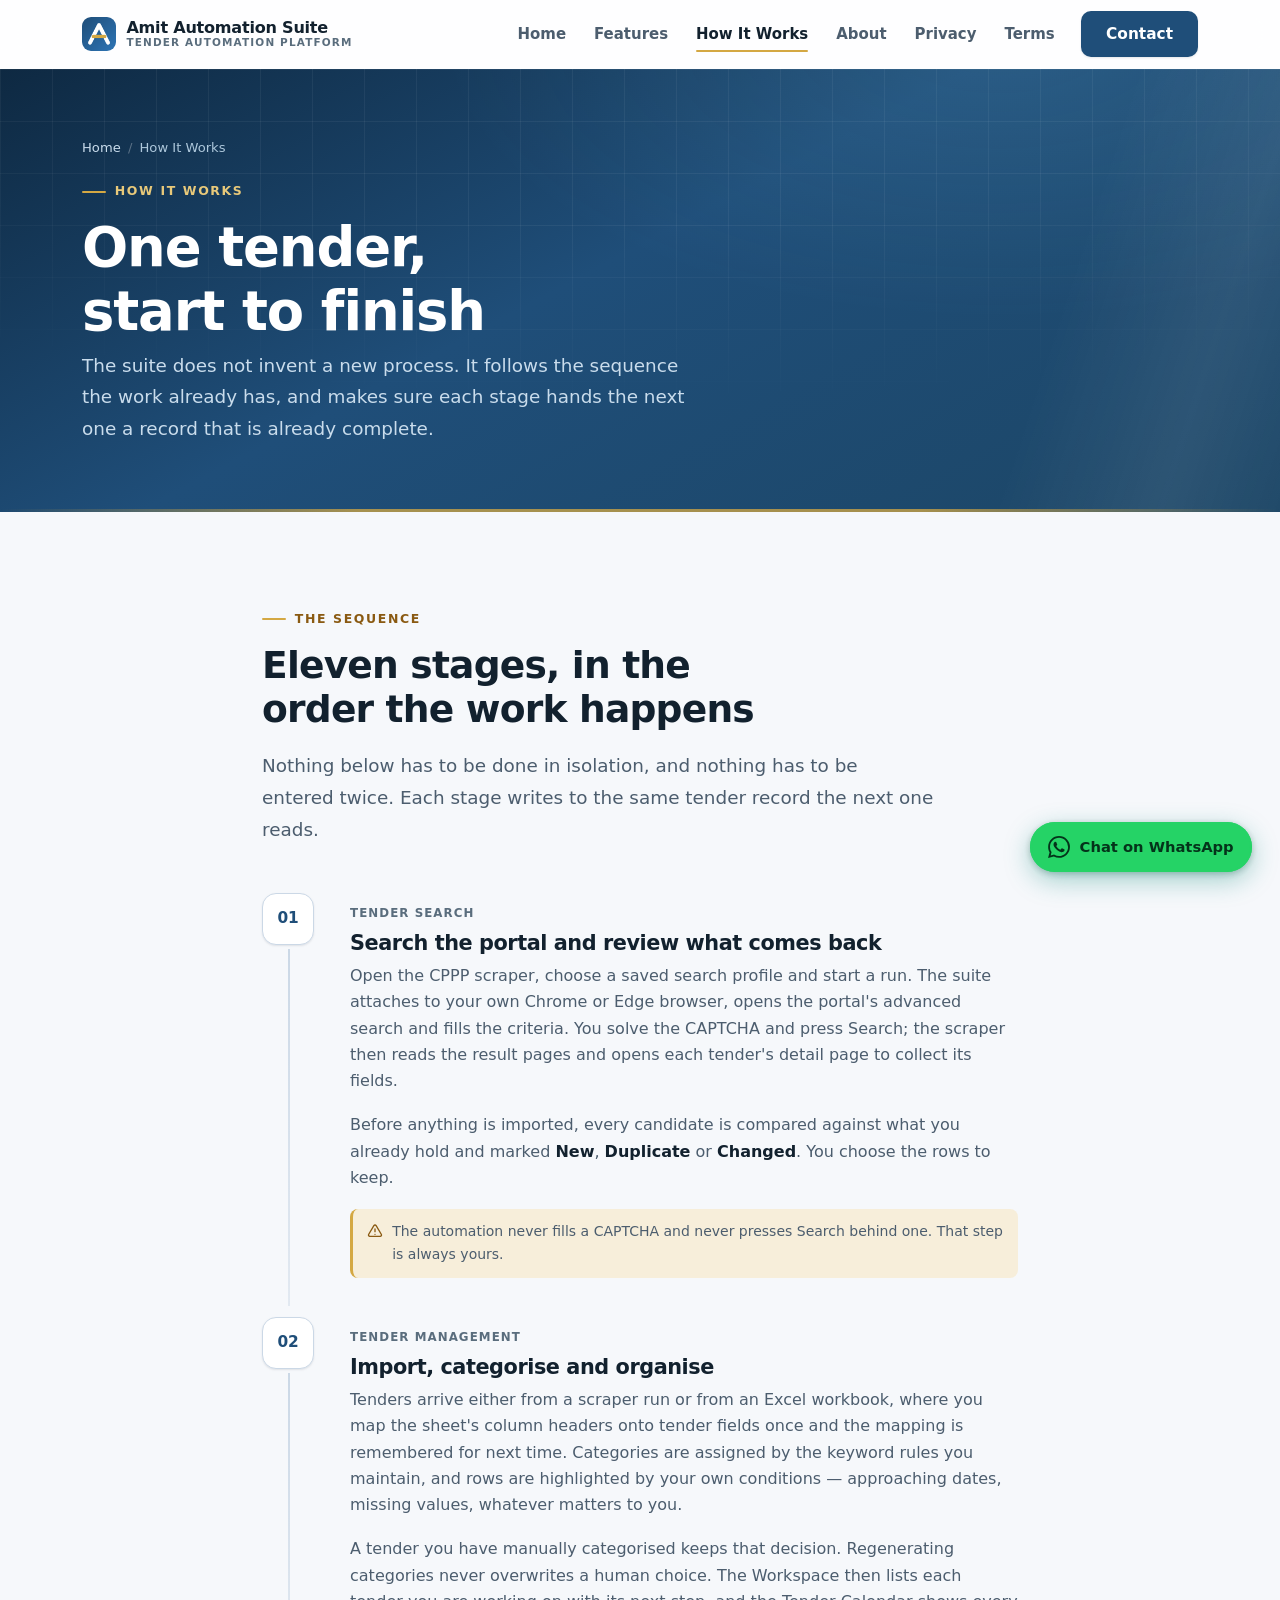
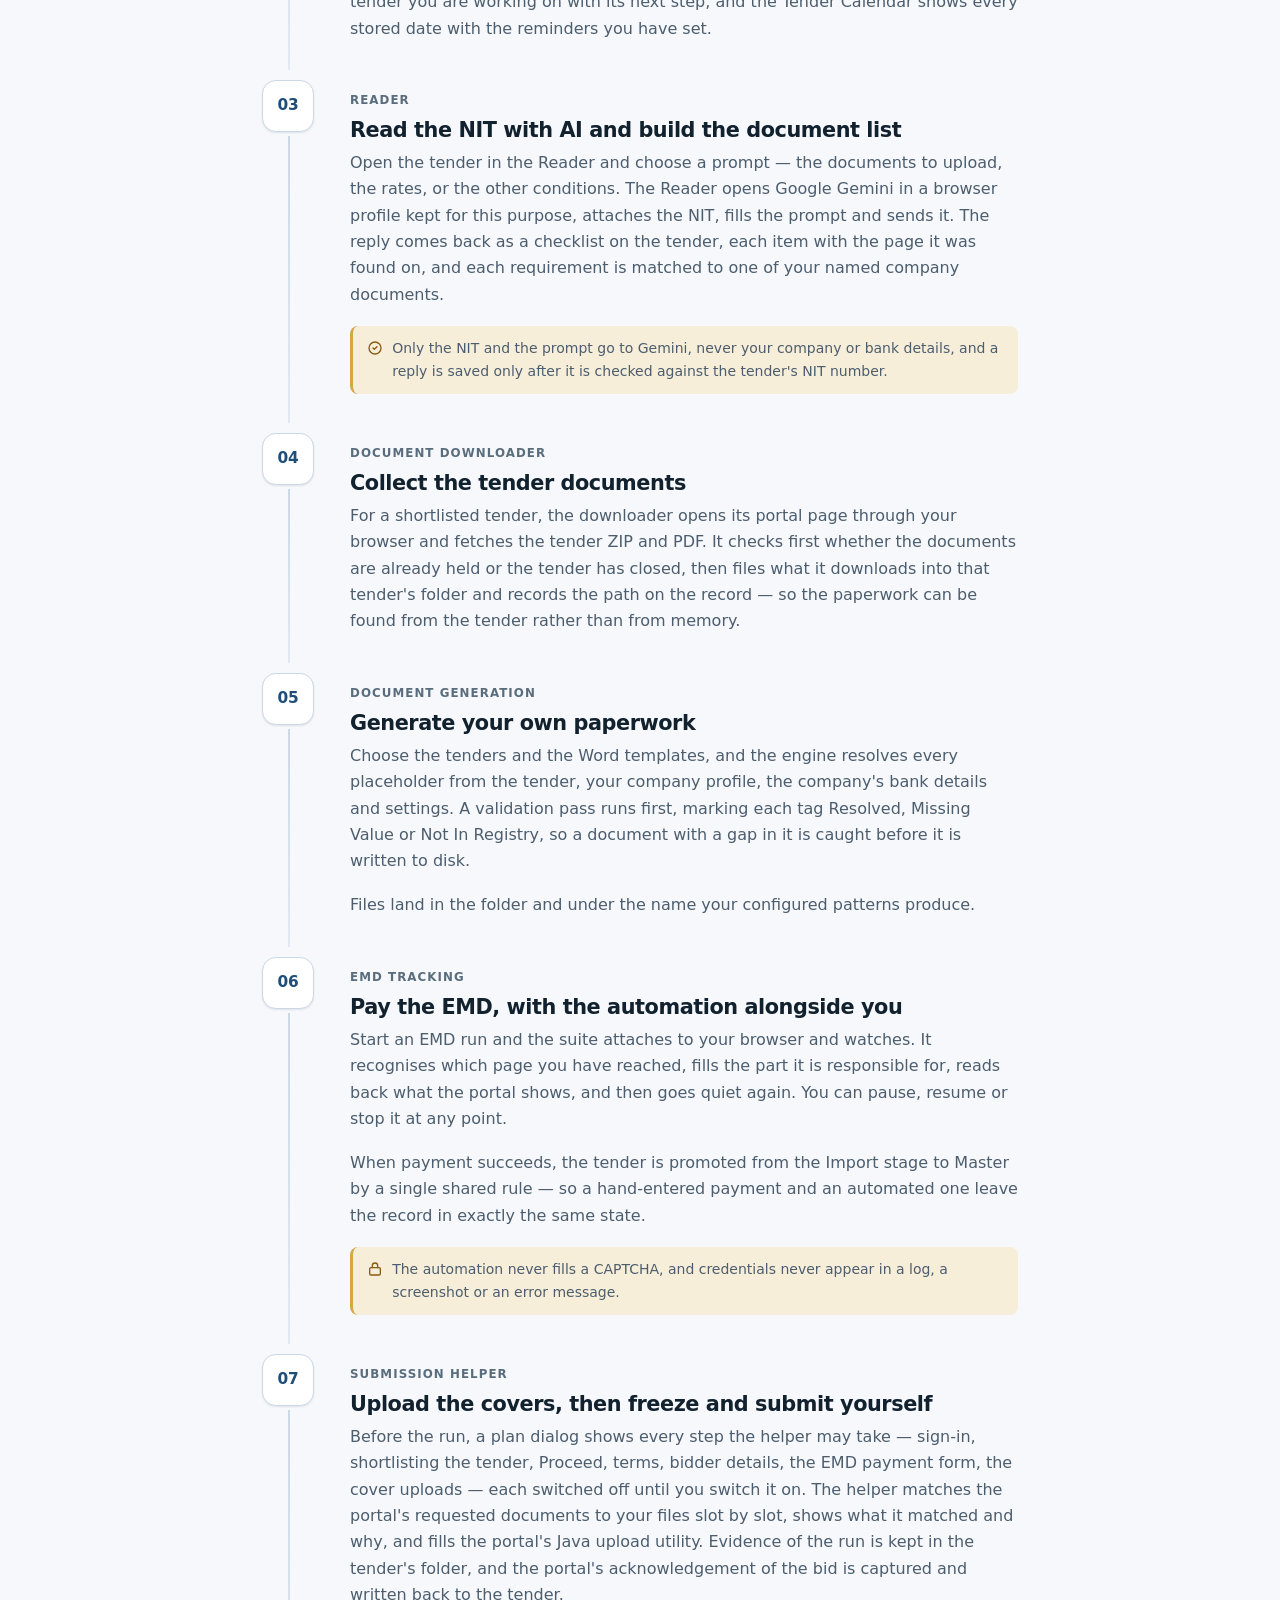
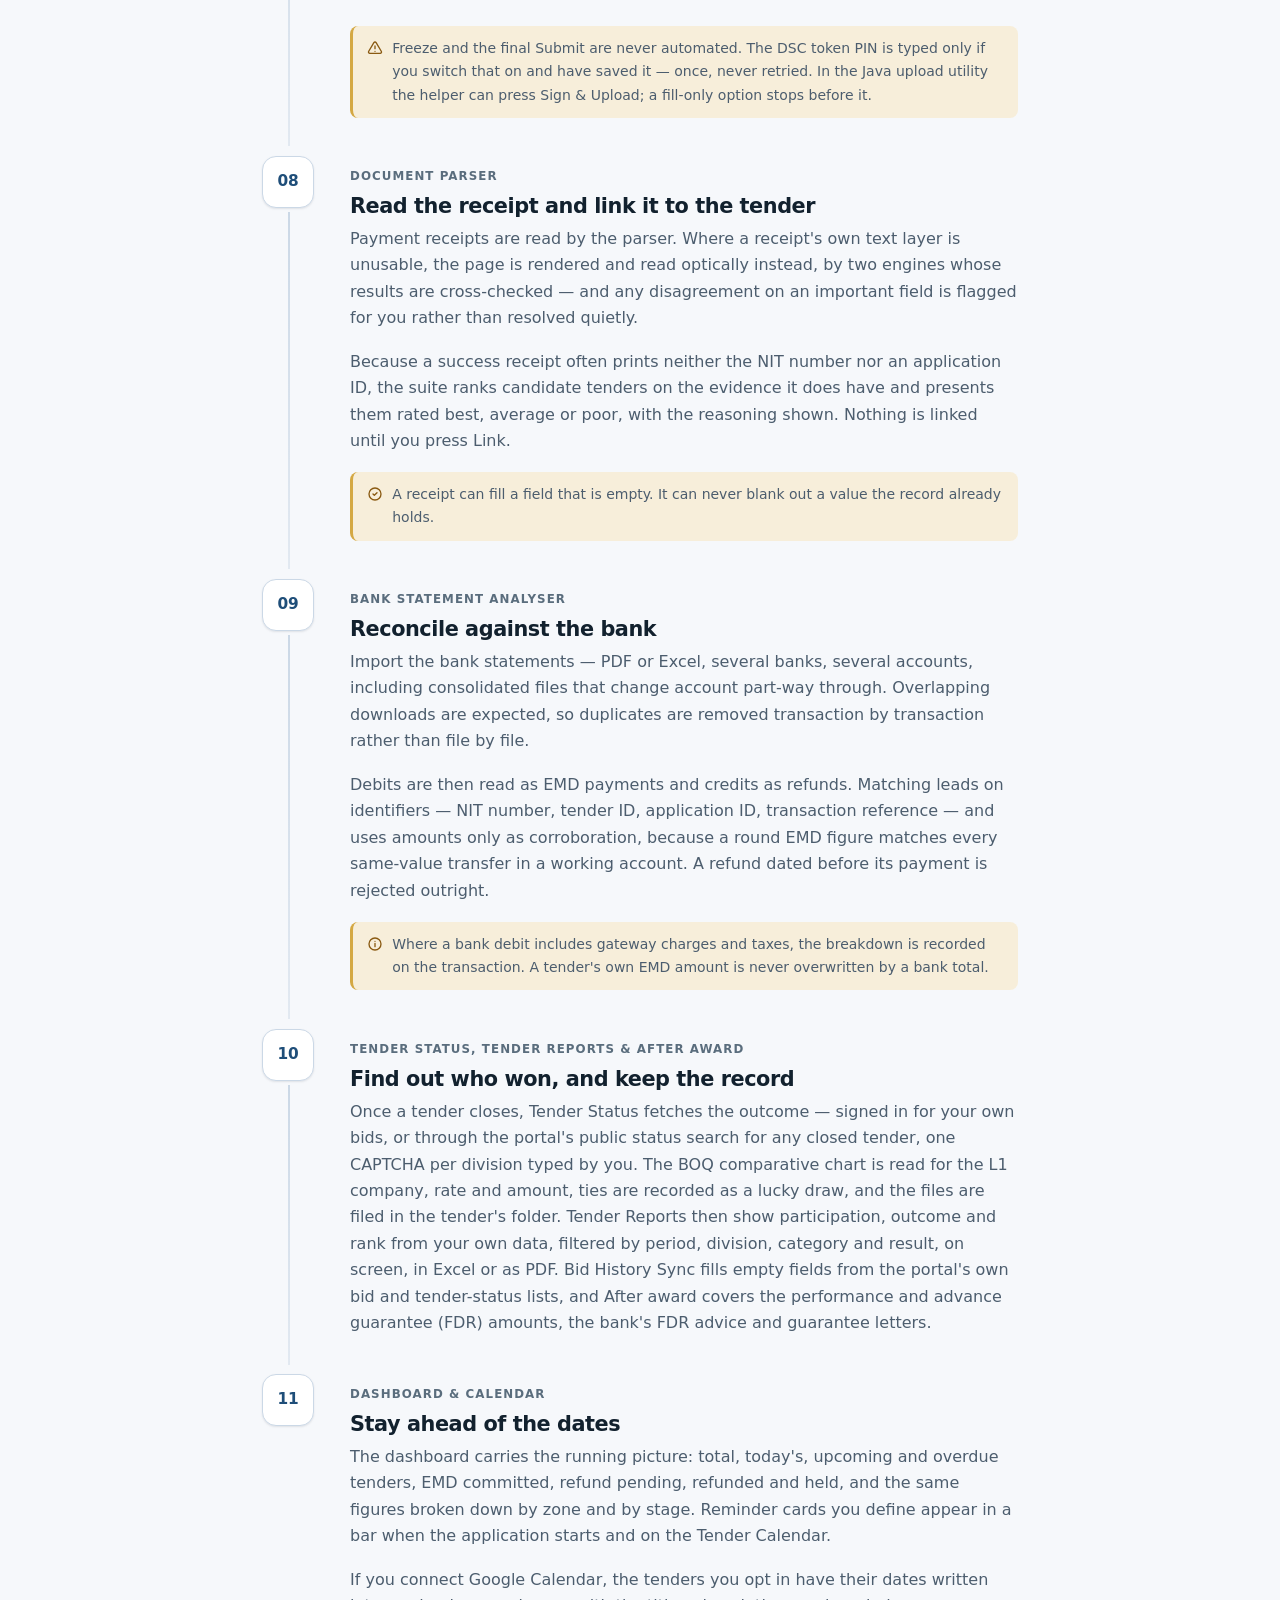
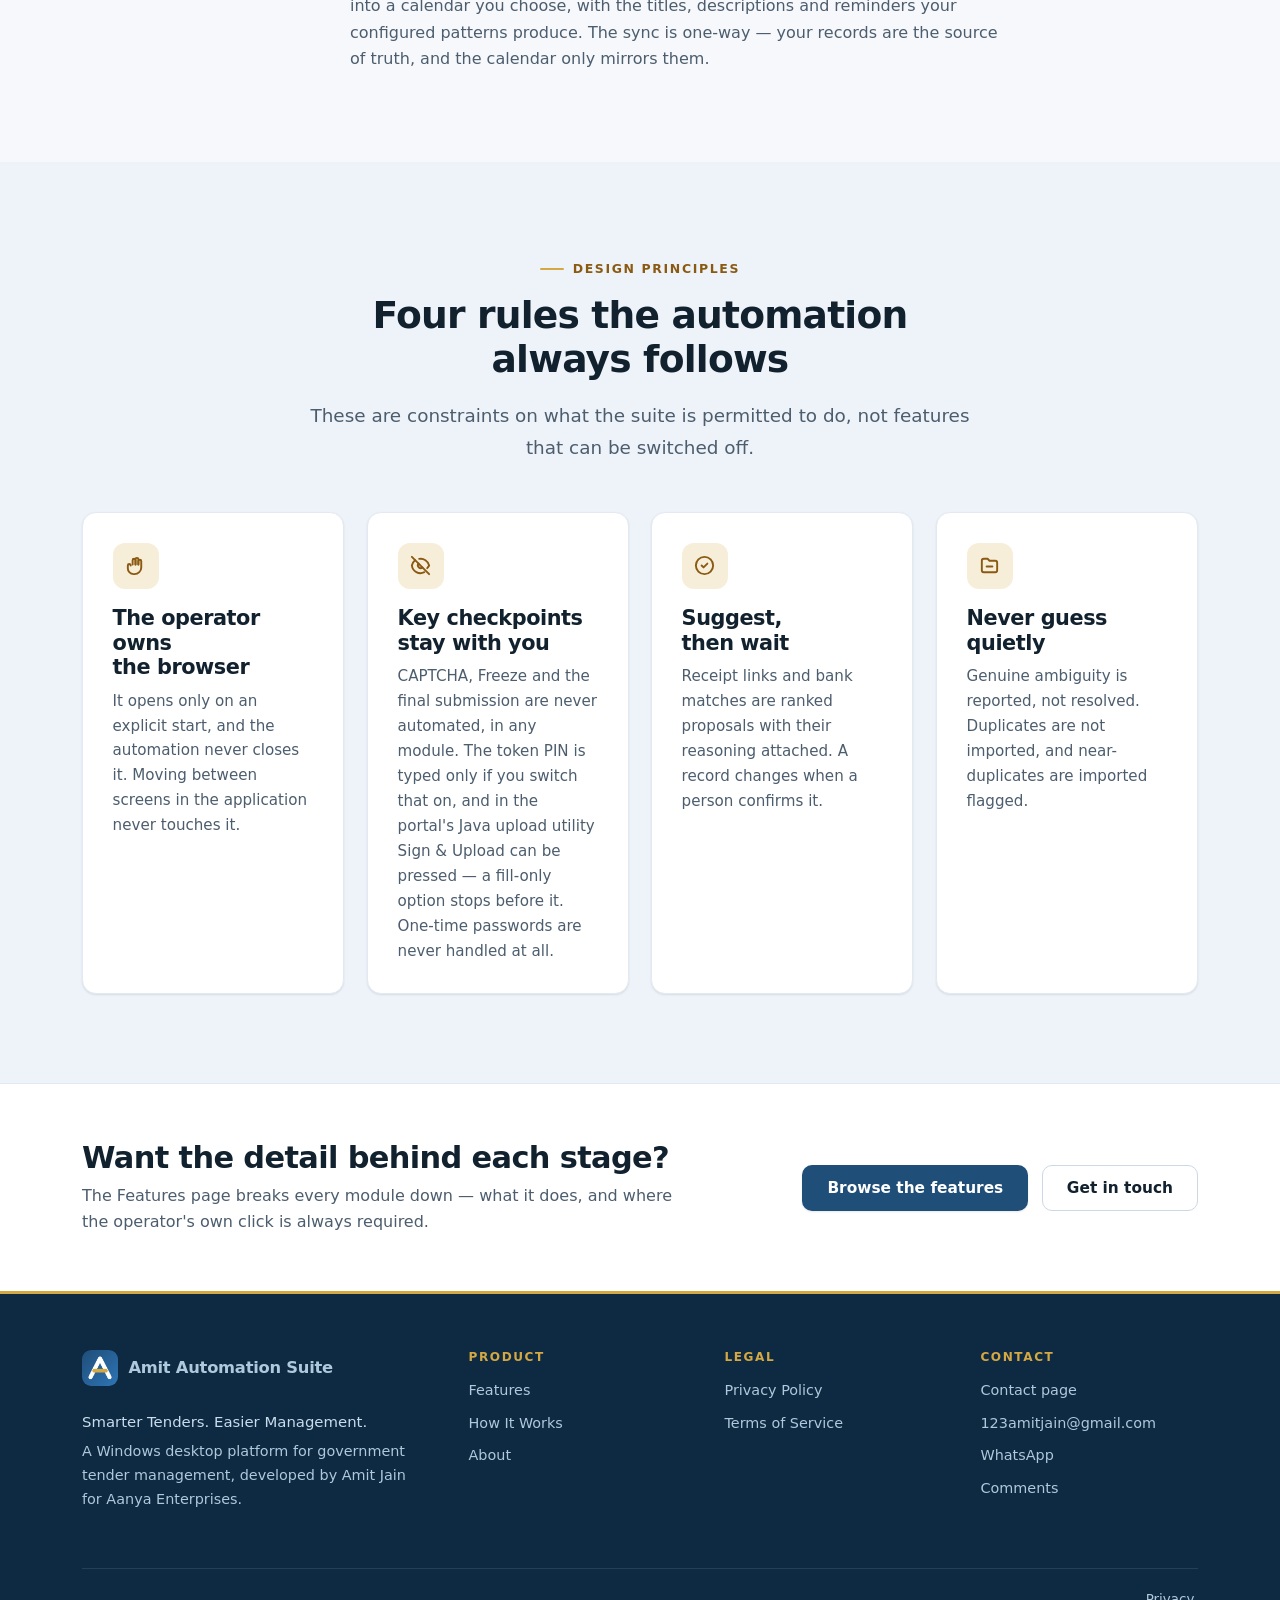
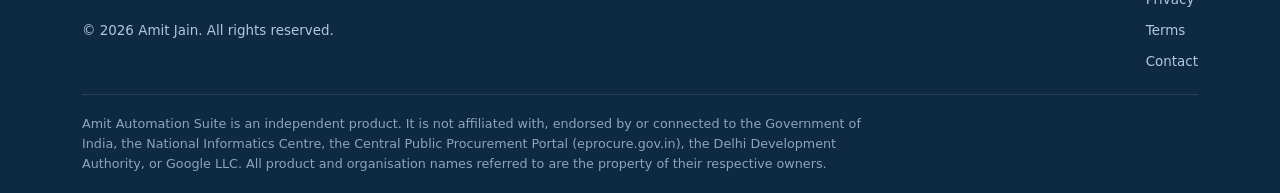
<file: how-it-works.html>
<!DOCTYPE html>
<html lang="en" dir="ltr">
<head>
<meta charset="utf-8">
<meta name="viewport" content="width=device-width, initial-scale=1">
<title>How It Works — Amit Automation Suite</title>
<meta name="description" content="Follow one tender through Amit Automation Suite: portal search, import, document generation, EMD payment, receipt capture and bank reconciliation.">
<meta name="author" content="Amit Jain">
<meta name="theme-color" content="#1F4E79">
<link rel="canonical" href="https://amitsuite.github.io/how-it-works.html">

<meta property="og:type" content="website">
<meta property="og:site_name" content="Amit Automation Suite">
<meta property="og:title" content="How It Works — Amit Automation Suite">
<meta property="og:description" content="One tender, followed from the portal listing through to a reconciled refund.">
<meta property="og:url" content="https://amitsuite.github.io/how-it-works.html">
<meta property="og:image" content="https://amitsuite.github.io/assets/img/og-image.png">
<meta property="og:image:width" content="1200">
<meta property="og:image:height" content="630">
<meta property="og:image:alt" content="Amit Automation Suite — Smarter Tenders. Easier Management.">
<meta name="twitter:card" content="summary_large_image">
<meta name="twitter:title" content="How It Works — Amit Automation Suite">
<meta name="twitter:description" content="One tender, followed from the portal listing through to a reconciled refund.">
<meta name="twitter:image" content="https://amitsuite.github.io/assets/img/og-image.png">

<link rel="icon" href="favicon.ico" sizes="any">
<link rel="icon" type="image/png" sizes="32x32" href="assets/img/favicon-32.png">
<link rel="icon" type="image/png" sizes="16x16" href="assets/img/favicon-16.png">
<link rel="apple-touch-icon" href="assets/img/apple-touch-icon.png">
<link rel="manifest" href="site.webmanifest">
<link rel="stylesheet" href="assets/css/styles.css">
<script>document.documentElement.classList.add('js');</script>
</head>
<body>
<a class="skip-link" href="#main">Skip to main content</a>
<div class="scroll-progress" aria-hidden="true"><span></span></div>

<header class="site-header">
  <div class="wrap">
    <nav class="nav" aria-label="Primary">
      <a class="brand" href="index.html">
        <img class="brand__mark" src="assets/img/icon-512.png" width="34" height="34" alt="" decoding="async">
        <span class="brand__text">
          <span class="brand__name">Amit Automation Suite</span>
          <span class="brand__sub">Tender Automation Platform</span>
        </span>
      </a>
      <button class="nav__toggle" type="button" aria-expanded="false" aria-controls="nav-menu">
        <span class="visually-hidden">Toggle navigation menu</span>
        <svg class="icon-open" viewBox="0 0 24 24" fill="none" stroke="currentColor" stroke-width="2" stroke-linecap="round" aria-hidden="true"><path d="M3 6h18M3 12h18M3 18h18"/></svg>
        <svg class="icon-close" viewBox="0 0 24 24" fill="none" stroke="currentColor" stroke-width="2" stroke-linecap="round" aria-hidden="true"><path d="M6 6l12 12M18 6L6 18"/></svg>
      </button>
      <div class="nav__menu" id="nav-menu">
        <ul class="nav__links">
          <li><a href="index.html">Home</a></li>
          <li><a href="features.html">Features</a></li>
          <li><a href="how-it-works.html" aria-current="page">How It Works</a></li>
          <li><a href="about.html">About</a></li>
          <li><a href="privacy.html">Privacy</a></li>
          <li><a href="terms.html">Terms</a></li>
        </ul>
        <div class="nav__cta"><a class="btn btn--primary" href="contact.html">Contact</a></div>
      </div>
    </nav>
  </div>
</header>

<main id="main">

  <section class="hero hero--page">
    <span class="hero__sheen" aria-hidden="true"></span>
    <div class="wrap">
      <div class="hero__inner">
        <ol class="crumb">
          <li><a href="index.html">Home</a></li>
          <li aria-current="page">How It Works</li>
        </ol>
        <p class="eyebrow eyebrow--light">How it works</p>
        <h1>One tender, start to finish</h1>
        <p class="lede">The suite does not invent a new process. It follows the sequence the work
          already has, and makes sure each stage hands the next one a record that is already
          complete.</p>
      </div>
    </div>
  </section>

  <section class="section">
    <div class="wrap wrap--narrow">
      <div class="section-head">
        <p class="eyebrow">The sequence</p>
        <h2>Eleven stages, in the order the work happens</h2>
        <p class="lede">Nothing below has to be done in isolation, and nothing has to be entered
          twice. Each stage writes to the same tender record the next one reads.</p>
      </div>

      <div class="steps">

        <div class="step reveal">
          <div class="step__body">
            <span class="step__module">Tender Search</span>
            <h3>Search the portal and review what comes back</h3>
            <p>Open the CPPP scraper, choose a saved search profile and start a run. The suite
              attaches to your own Chrome or Edge browser, opens the portal's advanced search and
              fills the criteria. You solve the CAPTCHA and press Search; the scraper then reads the
              result pages and opens each tender's detail page to collect its fields.</p>
            <p>Before anything is imported, every candidate is compared against what you already
              hold and marked <strong>New</strong>, <strong>Duplicate</strong> or
              <strong>Changed</strong>. You choose the rows to keep.</p>
            <div class="step__note">
              <svg viewBox="0 0 24 24" fill="none" stroke="currentColor" stroke-width="2" stroke-linecap="round" stroke-linejoin="round" aria-hidden="true"><path d="M12 9v4M12 17h.01"/><path d="M10.3 3.9 2.4 17.2A2 2 0 0 0 4.1 20h15.8a2 2 0 0 0 1.7-2.8L13.7 3.9a2 2 0 0 0-3.4 0z"/></svg>
              <span>The automation never fills a CAPTCHA and never presses Search behind one. That
                step is always yours.</span>
            </div>
          </div>
        </div>

        <div class="step reveal">
          <div class="step__body">
            <span class="step__module">Tender Management</span>
            <h3>Import, categorise and organise</h3>
            <p>Tenders arrive either from a scraper run or from an Excel workbook, where you map the
              sheet's column headers onto tender fields once and the mapping is remembered for next
              time. Categories are assigned by the keyword rules you maintain, and rows are
              highlighted by your own conditions — approaching dates, missing values, whatever
              matters to you.</p>
            <p>A tender you have manually categorised keeps that decision. Regenerating categories
              never overwrites a human choice. The Workspace then lists each tender you are working
              on with its next step, and the Tender Calendar shows every stored date with the
              reminders you have set.</p>
          </div>
        </div>

        <div class="step reveal">
          <div class="step__body">
            <span class="step__module">Reader</span>
            <h3>Read the NIT with AI and build the document list</h3>
            <p>Open the tender in the Reader and choose a prompt — the documents to upload, the
              rates, or the other conditions. The Reader opens Google Gemini in a browser profile
              kept for this purpose, attaches the NIT, fills the prompt and sends it. The
              reply comes back as a checklist on the tender, each item with the page it was found
              on, and each requirement is matched to one of your named company documents.</p>
            <div class="step__note">
              <svg viewBox="0 0 24 24" fill="none" stroke="currentColor" stroke-width="2" stroke-linecap="round" stroke-linejoin="round" aria-hidden="true"><path d="M9 12l2 2 4-4"/><circle cx="12" cy="12" r="9"/></svg>
              <span>Only the NIT and the prompt go to Gemini, never your company or bank details,
                and a reply is saved only after it is checked against the tender's NIT
                number.</span>
            </div>
          </div>
        </div>

        <div class="step reveal">
          <div class="step__body">
            <span class="step__module">Document Downloader</span>
            <h3>Collect the tender documents</h3>
            <p>For a shortlisted tender, the downloader opens its portal page through your browser
              and fetches the tender ZIP and PDF. It checks first whether the documents are already
              held or the tender has closed, then files what it downloads into that tender's folder
              and records the path on the record — so the paperwork can be found from the tender
              rather than from memory.</p>
          </div>
        </div>

        <div class="step reveal">
          <div class="step__body">
            <span class="step__module">Document Generation</span>
            <h3>Generate your own paperwork</h3>
            <p>Choose the tenders and the Word templates, and the engine resolves every placeholder
              from the tender, your company profile, the company's bank details and settings. A
              validation pass runs first, marking each tag Resolved, Missing Value or Not In
              Registry, so a document with a gap in it is caught before it is written to disk.</p>
            <p>Files land in the folder and under the name your configured patterns produce.</p>
          </div>
        </div>

        <div class="step reveal">
          <div class="step__body">
            <span class="step__module">EMD Tracking</span>
            <h3>Pay the EMD, with the automation alongside you</h3>
            <p>Start an EMD run and the suite attaches to your browser and watches. It recognises
              which page you have reached, fills the part it is responsible for, reads back what the
              portal shows, and then goes quiet again. You can pause, resume or stop it at any
              point.</p>
            <p>When payment succeeds, the tender is promoted from the Import stage to Master by a
              single shared rule — so a hand-entered payment and an automated one leave the record
              in exactly the same state.</p>
            <div class="step__note">
              <svg viewBox="0 0 24 24" fill="none" stroke="currentColor" stroke-width="2" stroke-linecap="round" stroke-linejoin="round" aria-hidden="true"><rect x="4" y="10" width="16" height="11" rx="2"/><path d="M8 10V7a4 4 0 0 1 8 0v3"/></svg>
              <span>The automation never fills a CAPTCHA, and credentials never appear in a log, a
                screenshot or an error message.</span>
            </div>
          </div>
        </div>

        <div class="step reveal">
          <div class="step__body">
            <span class="step__module">Submission Helper</span>
            <h3>Upload the covers, then freeze and submit yourself</h3>
            <p>Before the run, a plan dialog shows every step the helper may take — sign-in,
              shortlisting the tender, Proceed, terms, bidder details, the EMD payment form, the
              cover uploads — each switched off until you switch it on. The helper matches the
              portal's requested documents to your files slot by slot, shows what it matched and
              why, and fills the portal's Java upload utility. Evidence of the run is kept in the
              tender's folder, and the portal's acknowledgement of the bid is captured and written
              back to the tender.</p>
            <div class="step__note">
              <svg viewBox="0 0 24 24" fill="none" stroke="currentColor" stroke-width="2" stroke-linecap="round" stroke-linejoin="round" aria-hidden="true"><path d="M12 9v4M12 17h.01"/><path d="M10.3 3.9 2.4 17.2A2 2 0 0 0 4.1 20h15.8a2 2 0 0 0 1.7-2.8L13.7 3.9a2 2 0 0 0-3.4 0z"/></svg>
              <span>Freeze and the final Submit are never automated. The DSC token PIN is typed only
                if you switch that on and have saved it — once, never retried. In the Java upload
                utility the helper can press Sign &amp; Upload; a fill-only option stops before it.</span>
            </div>
          </div>
        </div>

        <div class="step reveal">
          <div class="step__body">
            <span class="step__module">Document Parser</span>
            <h3>Read the receipt and link it to the tender</h3>
            <p>Payment receipts are read by the parser. Where a receipt's own text layer is
              unusable, the page is rendered and read optically instead, by two engines whose
              results are cross-checked — and any disagreement on an important field is flagged for
              you rather than resolved quietly.</p>
            <p>Because a success receipt often prints neither the NIT number nor an application ID,
              the suite ranks candidate tenders on the evidence it does have and presents them rated
              best, average or poor, with the reasoning shown. Nothing is linked until you press
              Link.</p>
            <div class="step__note">
              <svg viewBox="0 0 24 24" fill="none" stroke="currentColor" stroke-width="2" stroke-linecap="round" stroke-linejoin="round" aria-hidden="true"><path d="M9 12l2 2 4-4"/><circle cx="12" cy="12" r="9"/></svg>
              <span>A receipt can fill a field that is empty. It can never blank out a value the
                record already holds.</span>
            </div>
          </div>
        </div>

        <div class="step reveal">
          <div class="step__body">
            <span class="step__module">Bank Statement Analyser</span>
            <h3>Reconcile against the bank</h3>
            <p>Import the bank statements — PDF or Excel, several banks, several accounts, including
              consolidated files that change account part-way through. Overlapping downloads are
              expected, so duplicates are removed transaction by transaction rather than file by
              file.</p>
            <p>Debits are then read as EMD payments and credits as refunds. Matching leads on
              identifiers — NIT number, tender ID, application ID, transaction reference — and uses
              amounts only as corroboration, because a round EMD figure matches every same-value
              transfer in a working account. A refund dated before its payment is rejected outright.</p>
            <div class="step__note">
              <svg viewBox="0 0 24 24" fill="none" stroke="currentColor" stroke-width="2" stroke-linecap="round" stroke-linejoin="round" aria-hidden="true"><circle cx="12" cy="12" r="9"/><path d="M12 16v-5M12 8h.01"/></svg>
              <span>Where a bank debit includes gateway charges and taxes, the breakdown is recorded
                on the transaction. A tender's own EMD amount is never overwritten by a bank
                total.</span>
            </div>
          </div>
        </div>

        <div class="step reveal">
          <div class="step__body">
            <span class="step__module">Tender Status, Tender Reports &amp; After award</span>
            <h3>Find out who won, and keep the record</h3>
            <p>Once a tender closes, Tender Status fetches the outcome — signed in for your own bids,
              or through the portal's public status search for any closed tender, one CAPTCHA per
              division typed by you. The BOQ comparative chart is read for the L1 company, rate and
              amount, ties are recorded as a lucky draw, and the files are filed in the tender's
              folder. Tender Reports then show participation, outcome and rank from your own
              data, filtered by period, division, category and result, on screen, in Excel or as
              PDF. Bid History Sync fills empty fields from the portal's own bid and tender-status
              lists, and After award covers the performance and advance guarantee (FDR) amounts,
              the bank's FDR advice and guarantee letters.</p>
          </div>
        </div>

        <div class="step reveal">
          <div class="step__body">
            <span class="step__module">Dashboard &amp; Calendar</span>
            <h3>Stay ahead of the dates</h3>
            <p>The dashboard carries the running picture: total, today's, upcoming and overdue
              tenders, EMD committed, refund pending, refunded and held, and the same figures broken
              down by zone and by stage. Reminder cards you define appear in a bar when the
              application starts and on the Tender Calendar.</p>
            <p>If you connect Google Calendar, the tenders you opt in have their dates written into
              a calendar you choose, with the titles, descriptions and reminders your configured
              patterns produce. The sync is one-way — your records are the source of truth, and the
              calendar only mirrors them.</p>
          </div>
        </div>

      </div>
    </div>
  </section>

  <section class="section section--alt">
    <div class="wrap">
      <div class="section-head section-head--center">
        <p class="eyebrow">Design principles</p>
        <h2>Four rules the automation always follows</h2>
        <p class="lede">These are constraints on what the suite is permitted to do, not features
          that can be switched off.</p>
      </div>

      <div class="grid grid--4">
        <article class="card reveal">
          <span class="card__icon card__icon--gold" aria-hidden="true">
            <svg viewBox="0 0 24 24" fill="none" stroke="currentColor" stroke-width="2" stroke-linecap="round" stroke-linejoin="round"><path d="M9 11V6.5a1.5 1.5 0 0 1 3 0V11"/><path d="M12 11V5.5a1.5 1.5 0 0 1 3 0V11"/><path d="M15 11V7.5a1.5 1.5 0 0 1 3 0V14a7 7 0 0 1-7 7h-1a6 6 0 0 1-6-6v-3a1.5 1.5 0 0 1 3 0"/></svg>
          </span>
          <h3>The operator owns the browser</h3>
          <p>It opens only on an explicit start, and the automation never closes it. Moving between
            screens in the application never touches it.</p>
        </article>

        <article class="card reveal reveal-d1">
          <span class="card__icon card__icon--gold" aria-hidden="true">
            <svg viewBox="0 0 24 24" fill="none" stroke="currentColor" stroke-width="2" stroke-linecap="round" stroke-linejoin="round"><path d="M3 3l18 18"/><path d="M10.6 5.1A9 9 0 0 1 21 12c-.5 1-1.2 2-2 2.8M6.3 6.4A9 9 0 0 0 3 12a9 9 0 0 0 13 7"/><path d="M9.9 9.9a3 3 0 0 0 4.2 4.2"/></svg>
          </span>
          <h3>Key checkpoints stay with you</h3>
          <p>CAPTCHA, Freeze and the final submission are never automated, in any module. The
            token PIN is typed only if you switch that on, and in the portal's Java upload utility
            Sign &amp; Upload can be pressed — a fill-only option stops before it. One-time
            passwords are never handled at all.</p>
        </article>

        <article class="card reveal reveal-d2">
          <span class="card__icon card__icon--gold" aria-hidden="true">
            <svg viewBox="0 0 24 24" fill="none" stroke="currentColor" stroke-width="2" stroke-linecap="round" stroke-linejoin="round"><path d="M9 12l2 2 4-4"/><circle cx="12" cy="12" r="9"/></svg>
          </span>
          <h3>Suggest, then wait</h3>
          <p>Receipt links and bank matches are ranked proposals with their reasoning attached. A
            record changes when a person confirms it.</p>
        </article>

        <article class="card reveal reveal-d3">
          <span class="card__icon card__icon--gold" aria-hidden="true">
            <svg viewBox="0 0 24 24" fill="none" stroke="currentColor" stroke-width="2" stroke-linecap="round" stroke-linejoin="round"><path d="M4 7a2 2 0 0 1 2-2h4l2 2h6a2 2 0 0 1 2 2v8a2 2 0 0 1-2 2H6a2 2 0 0 1-2-2z"/><path d="M9 13h6"/></svg>
          </span>
          <h3>Never guess quietly</h3>
          <p>Genuine ambiguity is reported, not resolved. Duplicates are not imported, and
            near-duplicates are imported flagged.</p>
        </article>
      </div>
    </div>
  </section>

  <section class="cta">
    <div class="wrap">
      <div class="cta__inner">
        <div class="cta__text">
          <h2>Want the detail behind each stage?</h2>
          <p>The Features page breaks every module down — what it does, and where the operator's own
            click is always required.</p>
        </div>
        <div class="btn-row">
          <a class="btn btn--primary" href="features.html">Browse the features</a>
          <a class="btn btn--ghost" href="contact.html">Get in touch</a>
        </div>
      </div>
    </div>
  </section>

</main>

<footer class="site-footer">
  <div class="wrap">
    <div class="footer__grid footer">
      <div>
        <a class="footer__brand" href="index.html">
          <img src="assets/img/icon-512.png" width="36" height="36" alt="" decoding="async" loading="lazy">
          <span>Amit Automation Suite</span>
        </a>
        <p class="footer__tag">Smarter Tenders. Easier Management.</p>
        <p class="footer__desc">A Windows desktop platform for government tender management,
          developed by Amit Jain for Aanya Enterprises.</p>
      </div>
      <div>
        <h2>Product</h2>
        <ul>
          <li><a href="features.html">Features</a></li>
          <li><a href="how-it-works.html">How It Works</a></li>
          <li><a href="about.html">About</a></li>
        </ul>
      </div>
      <div>
        <h2>Legal</h2>
        <ul>
          <li><a href="privacy.html">Privacy Policy</a></li>
          <li><a href="terms.html">Terms of Service</a></li>
        </ul>
      </div>
      <div>
        <h2>Contact</h2>
        <ul>
          <li><a href="contact.html">Contact page</a></li>
          <li><a href="mailto:123amitjain@gmail.com">123amitjain@gmail.com</a></li>
          <li data-wa-item hidden><a data-wa-link href="#" target="_blank" rel="noopener noreferrer">WhatsApp</a></li>
          <li><a href="contact.html#comments">Comments</a></li>
        </ul>
      </div>
    </div>

    <div class="footer__bottom footer">
      <p>&copy; <span data-year>2026</span> Amit Jain. All rights reserved.</p>
      <ul class="footer__legal">
        <li><a href="privacy.html">Privacy</a></li>
        <li><a href="terms.html">Terms</a></li>
        <li><a href="contact.html">Contact</a></li>
      </ul>
    </div>

    <div class="disclaimer">
      <p>Amit Automation Suite is an independent product. It is not affiliated with, endorsed by or
        connected to the Government of India, the National Informatics Centre, the Central Public
        Procurement Portal (eprocure.gov.in), the Delhi Development Authority, or Google LLC. All
        product and organisation names referred to are the property of their respective owners.</p>
    </div>
  </div>
</footer>

<a class="wa-float" data-wa-link data-wa-float href="#" hidden target="_blank"
   rel="noopener noreferrer" aria-label="Chat with us on WhatsApp">
  <svg viewBox="0 0 24 24" fill="currentColor" aria-hidden="true"><path d="M17.472 14.382c-.297-.149-1.758-.867-2.03-.967-.273-.099-.471-.148-.67.15-.197.297-.767.966-.94 1.164-.173.199-.347.223-.644.075-.297-.15-1.255-.463-2.39-1.475-.883-.788-1.48-1.761-1.653-2.059-.173-.297-.018-.458.13-.606.134-.133.298-.347.446-.52.149-.174.198-.298.298-.497.099-.198.05-.371-.025-.52-.075-.149-.669-1.612-.916-2.207-.242-.579-.487-.5-.669-.51-.173-.008-.371-.01-.57-.01-.198 0-.52.074-.792.372-.272.297-1.04 1.016-1.04 2.479 0 1.462 1.065 2.875 1.213 3.074.149.198 2.096 3.2 5.077 4.487.709.306 1.262.489 1.694.625.712.227 1.36.195 1.872.118.571-.085 1.758-.719 2.006-1.413.248-.694.248-1.289.173-1.413-.074-.124-.272-.198-.57-.347m-5.421 7.403h-.004a9.87 9.87 0 01-5.031-1.378l-.361-.214-3.741.982.998-3.648-.235-.374a9.86 9.86 0 01-1.51-5.26c.001-5.45 4.436-9.884 9.888-9.884 2.64 0 5.122 1.03 6.988 2.898a9.825 9.825 0 012.893 6.994c-.003 5.45-4.437 9.884-9.885 9.884m8.413-18.297A11.815 11.815 0 0012.05 0C5.495 0 .16 5.335.157 11.892c0 2.096.548 4.142 1.588 5.945L.057 24l6.305-1.654a11.882 11.882 0 005.683 1.448h.005c6.554 0 11.89-5.335 11.893-11.893A11.821 11.821 0 0020.465 3.488"/></svg>
  <span class="wa-float__label">Chat on WhatsApp</span>
</a>

<script src="assets/js/main.js" defer></script>
</body>
</html>
</file>
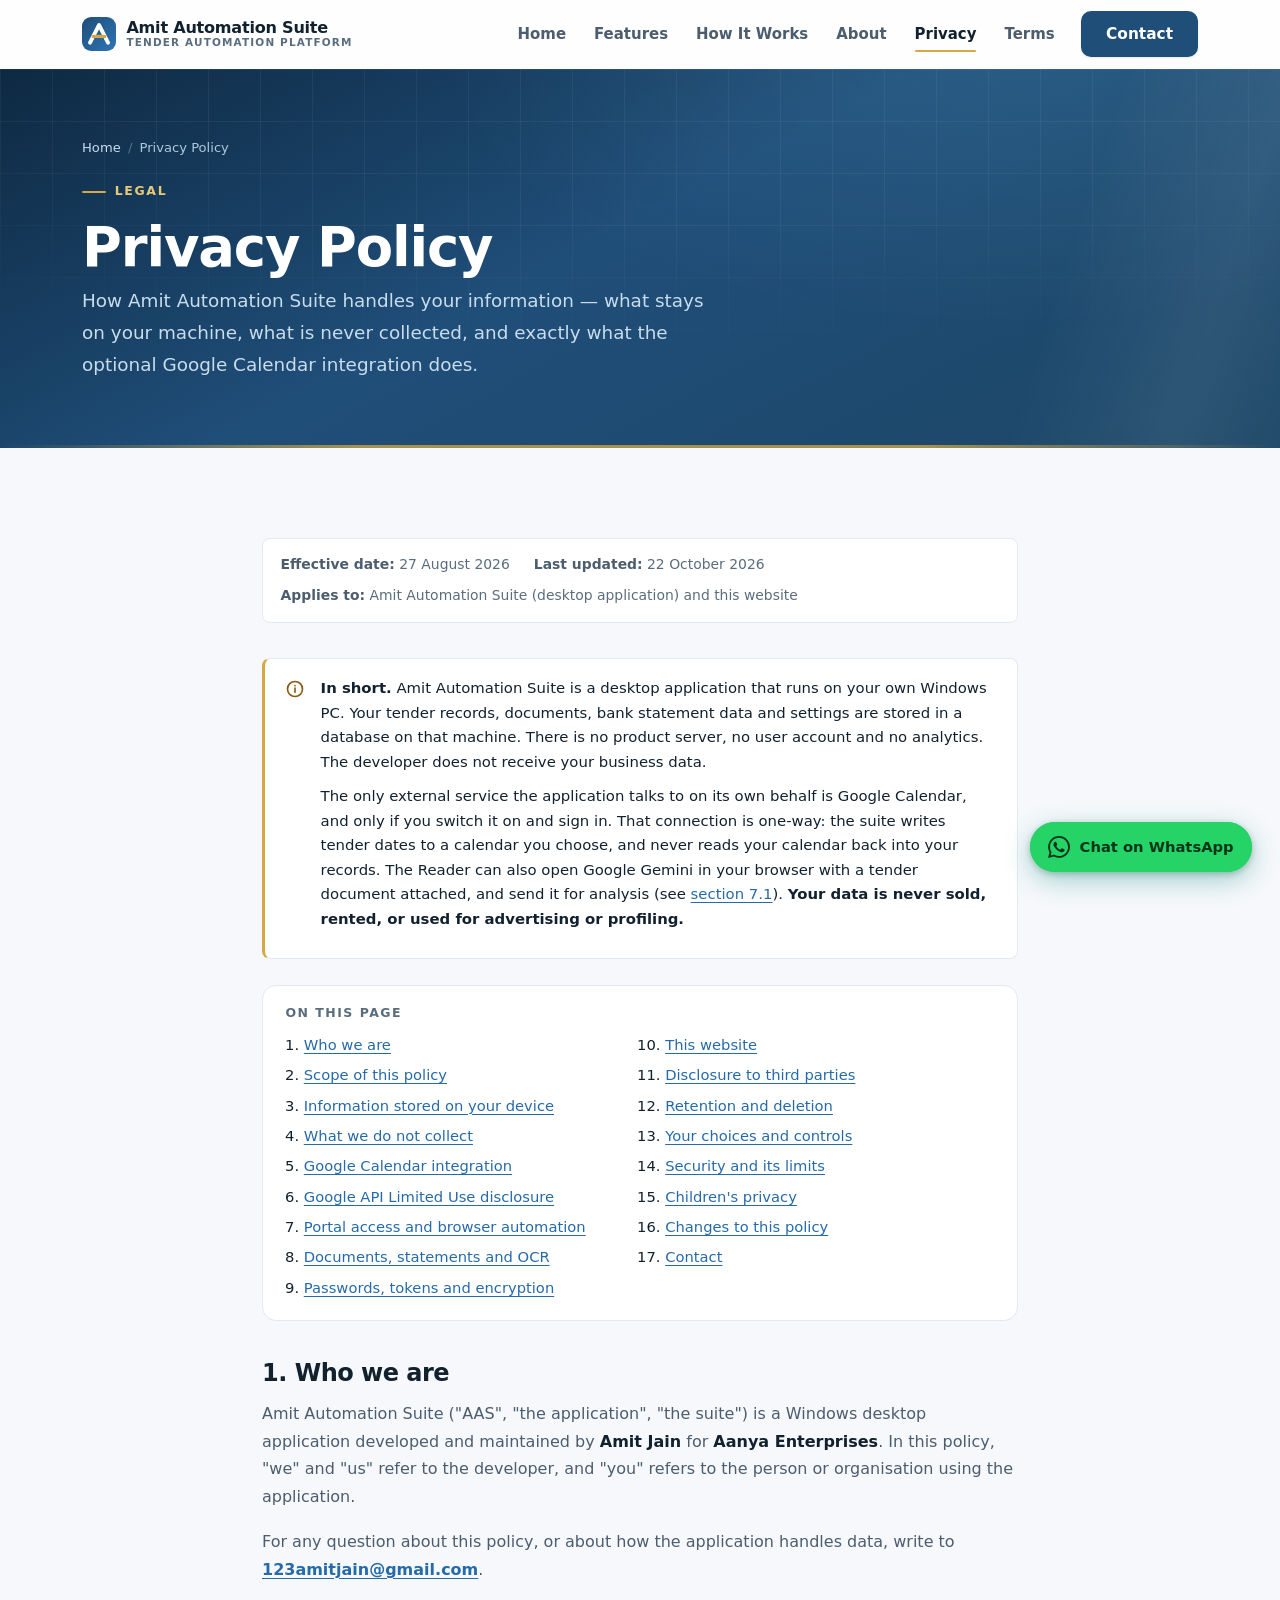
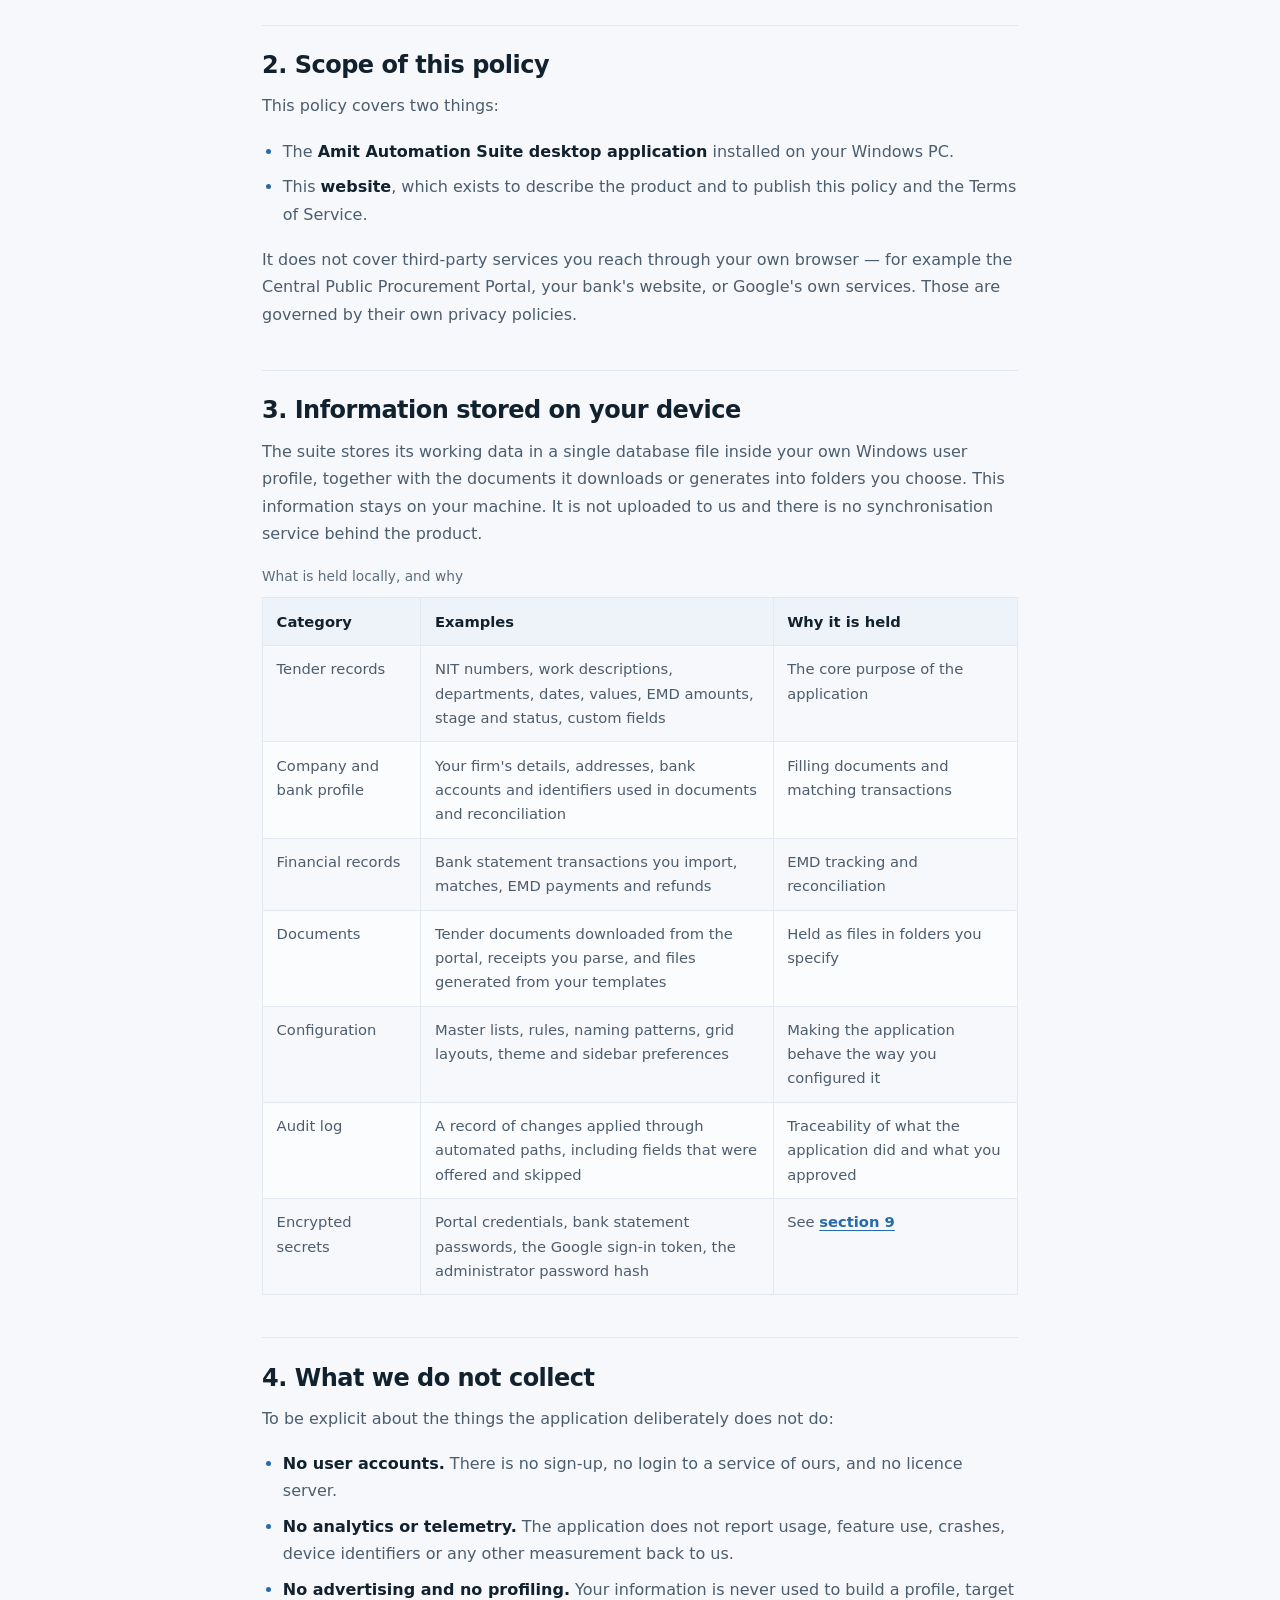
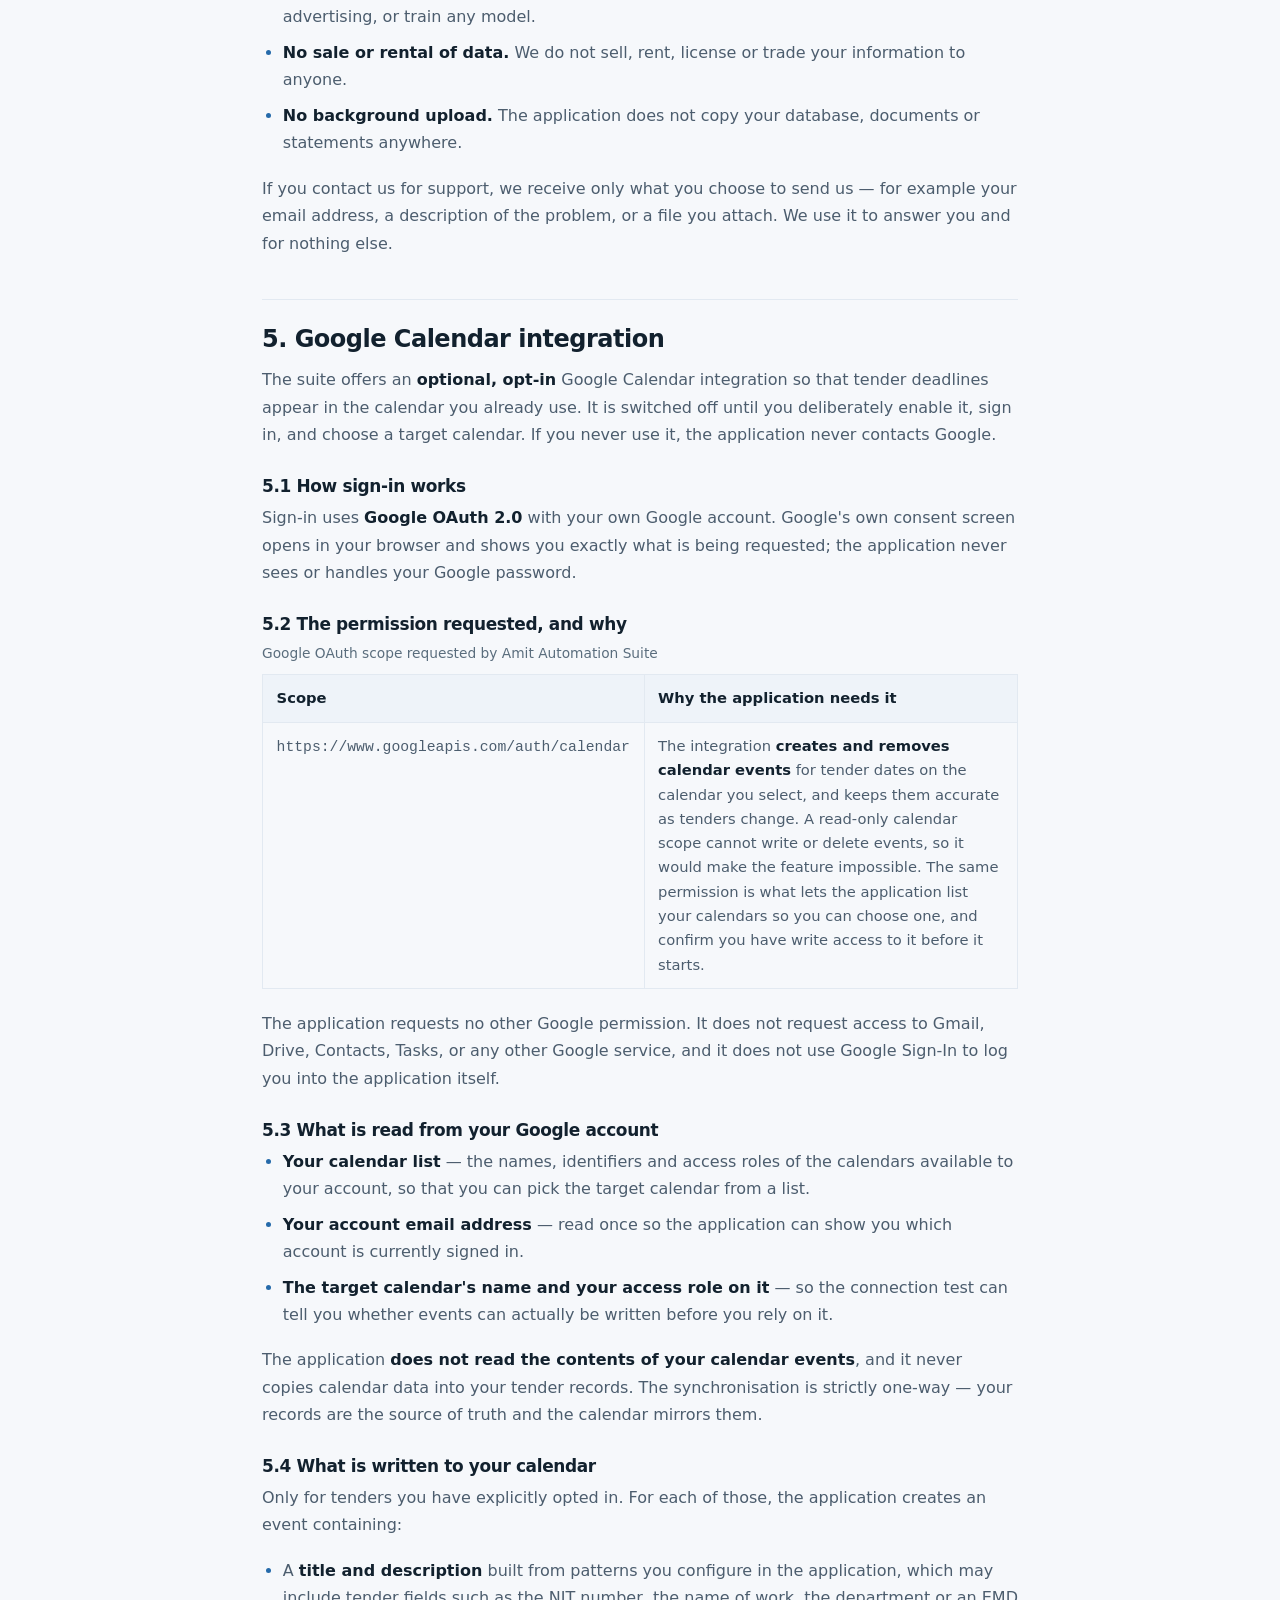
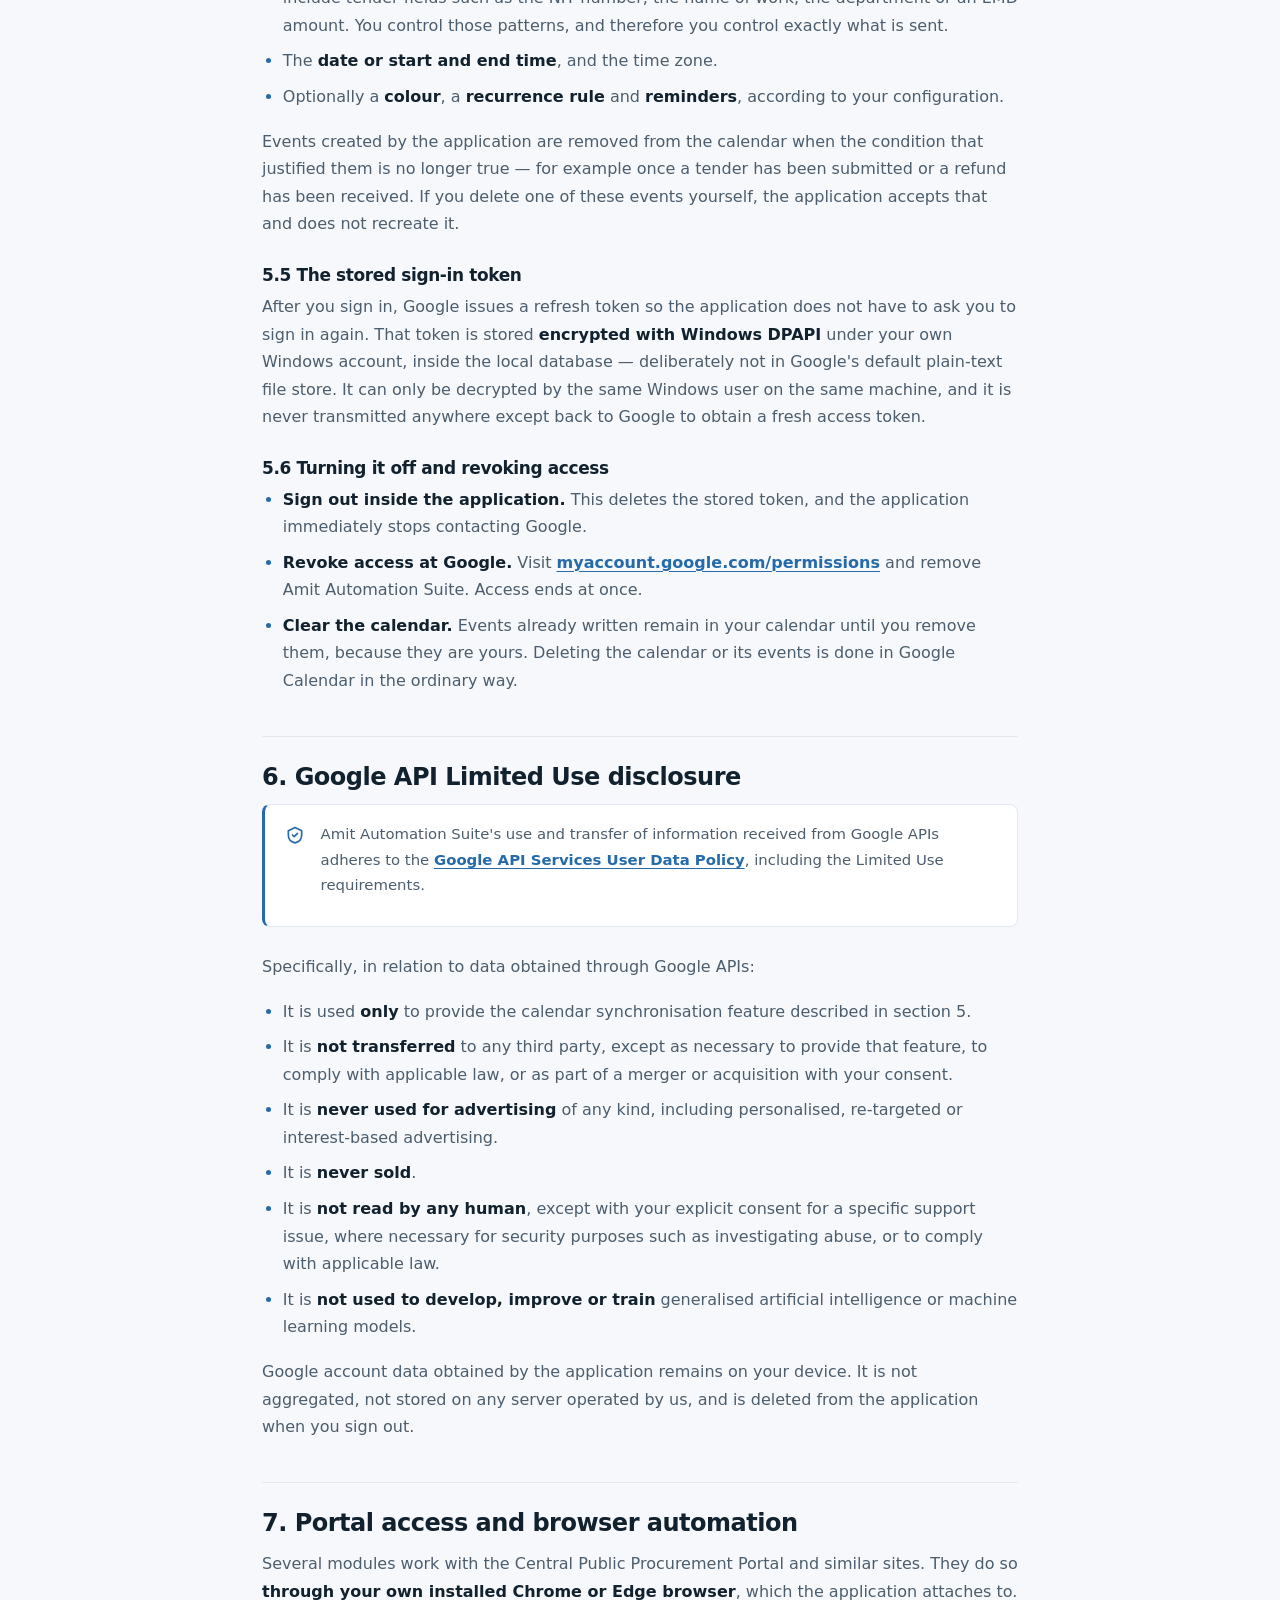
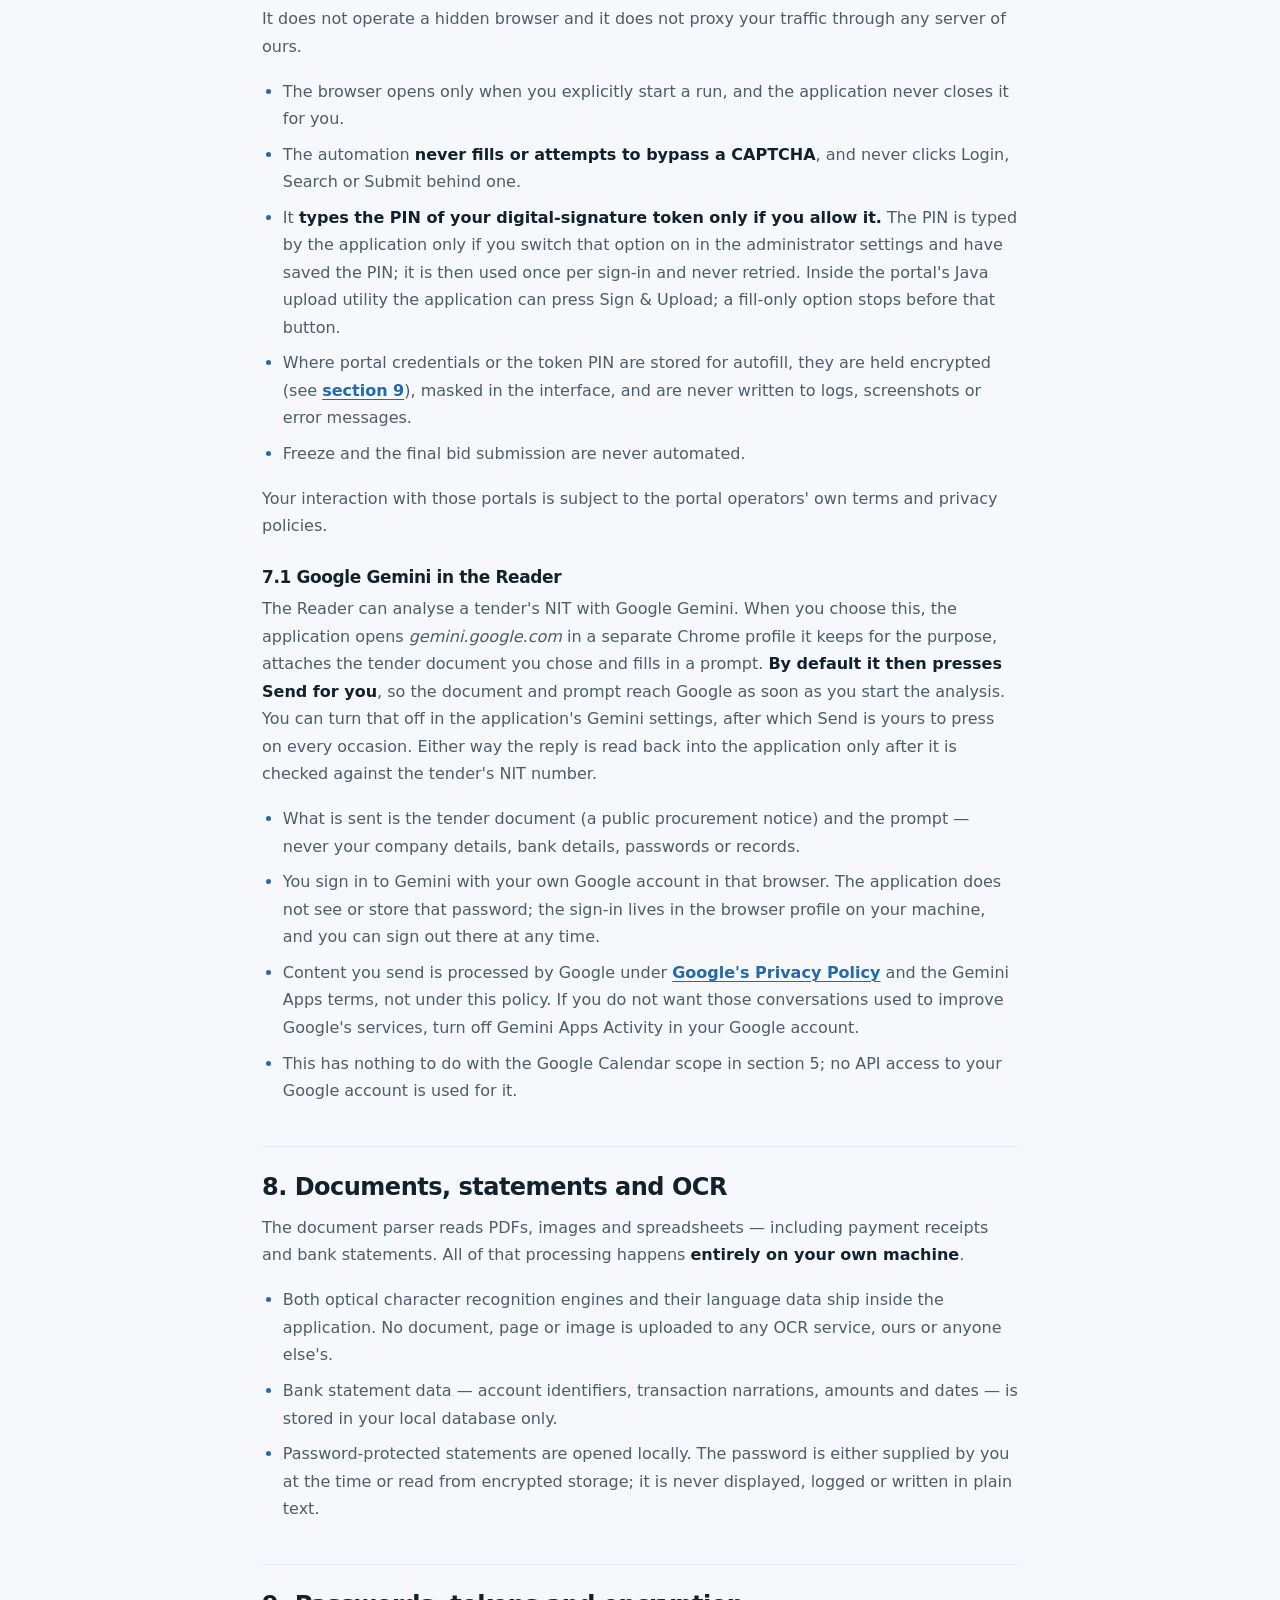
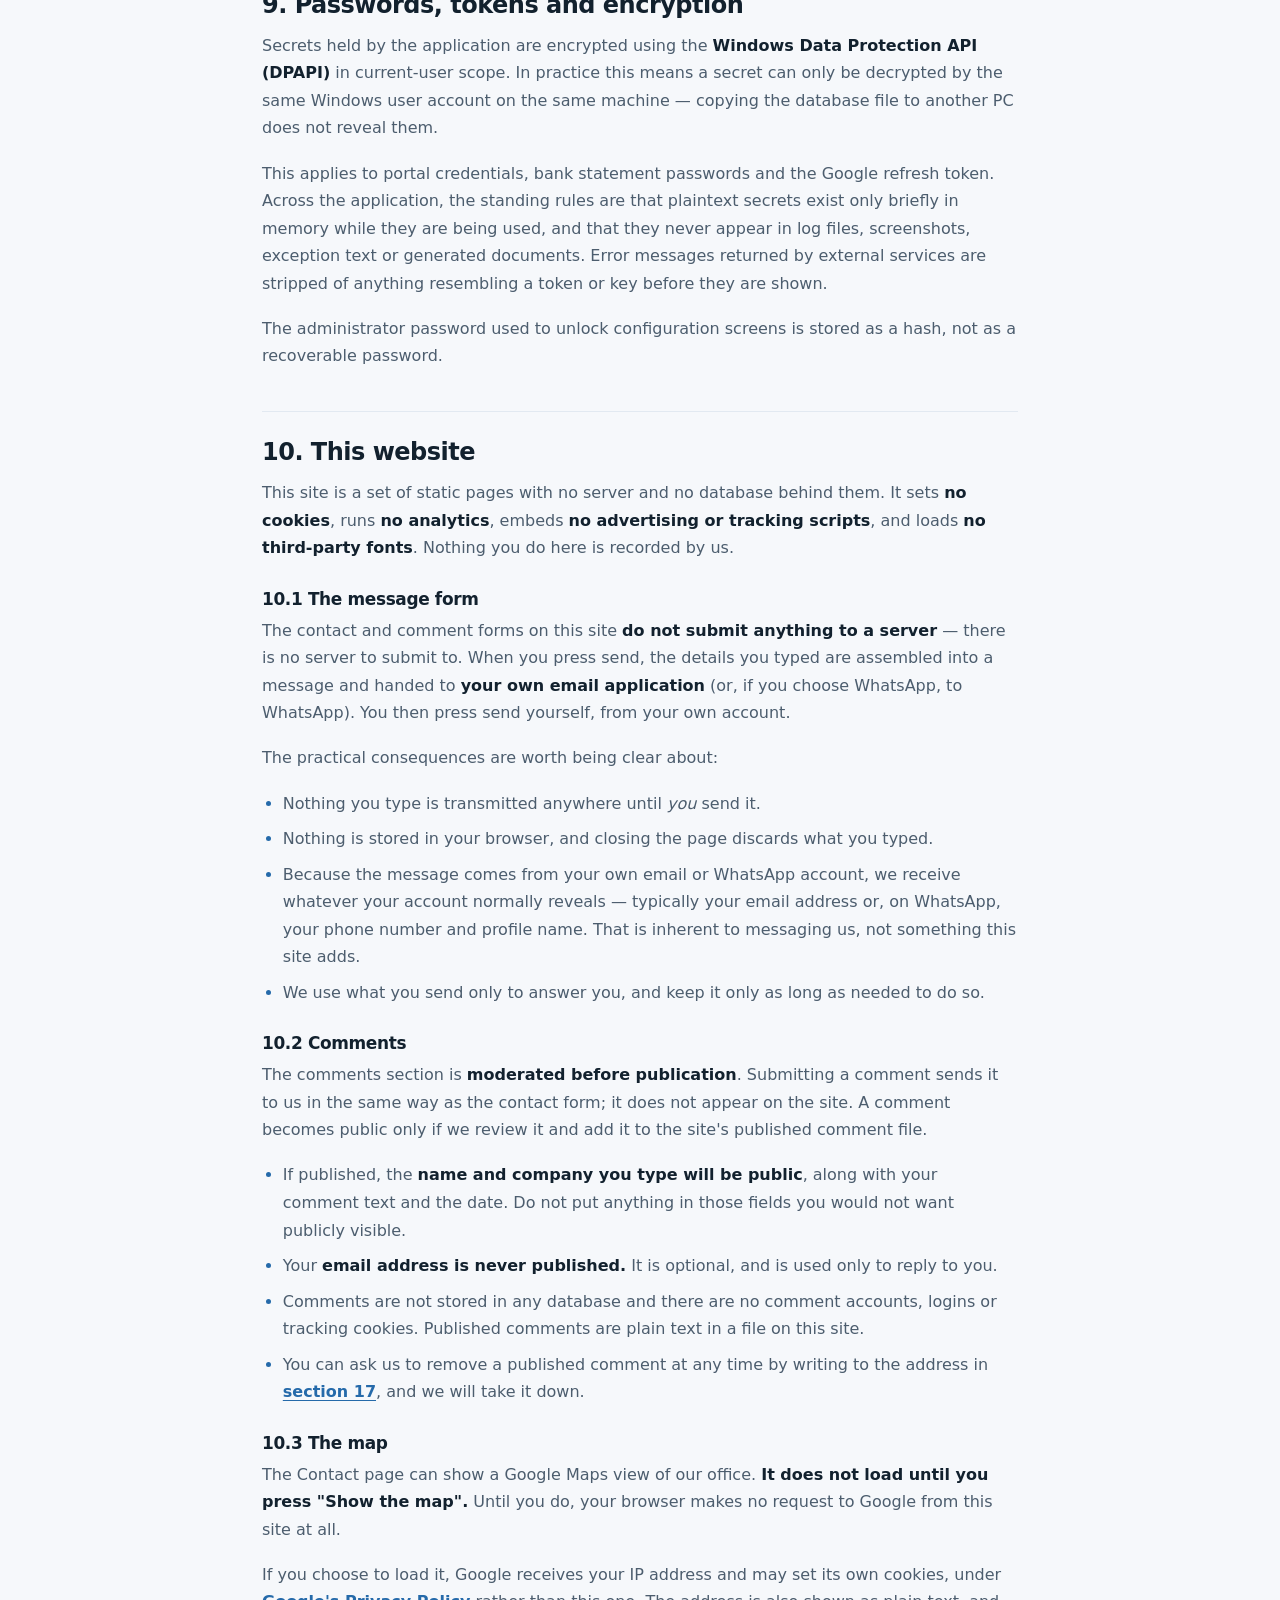
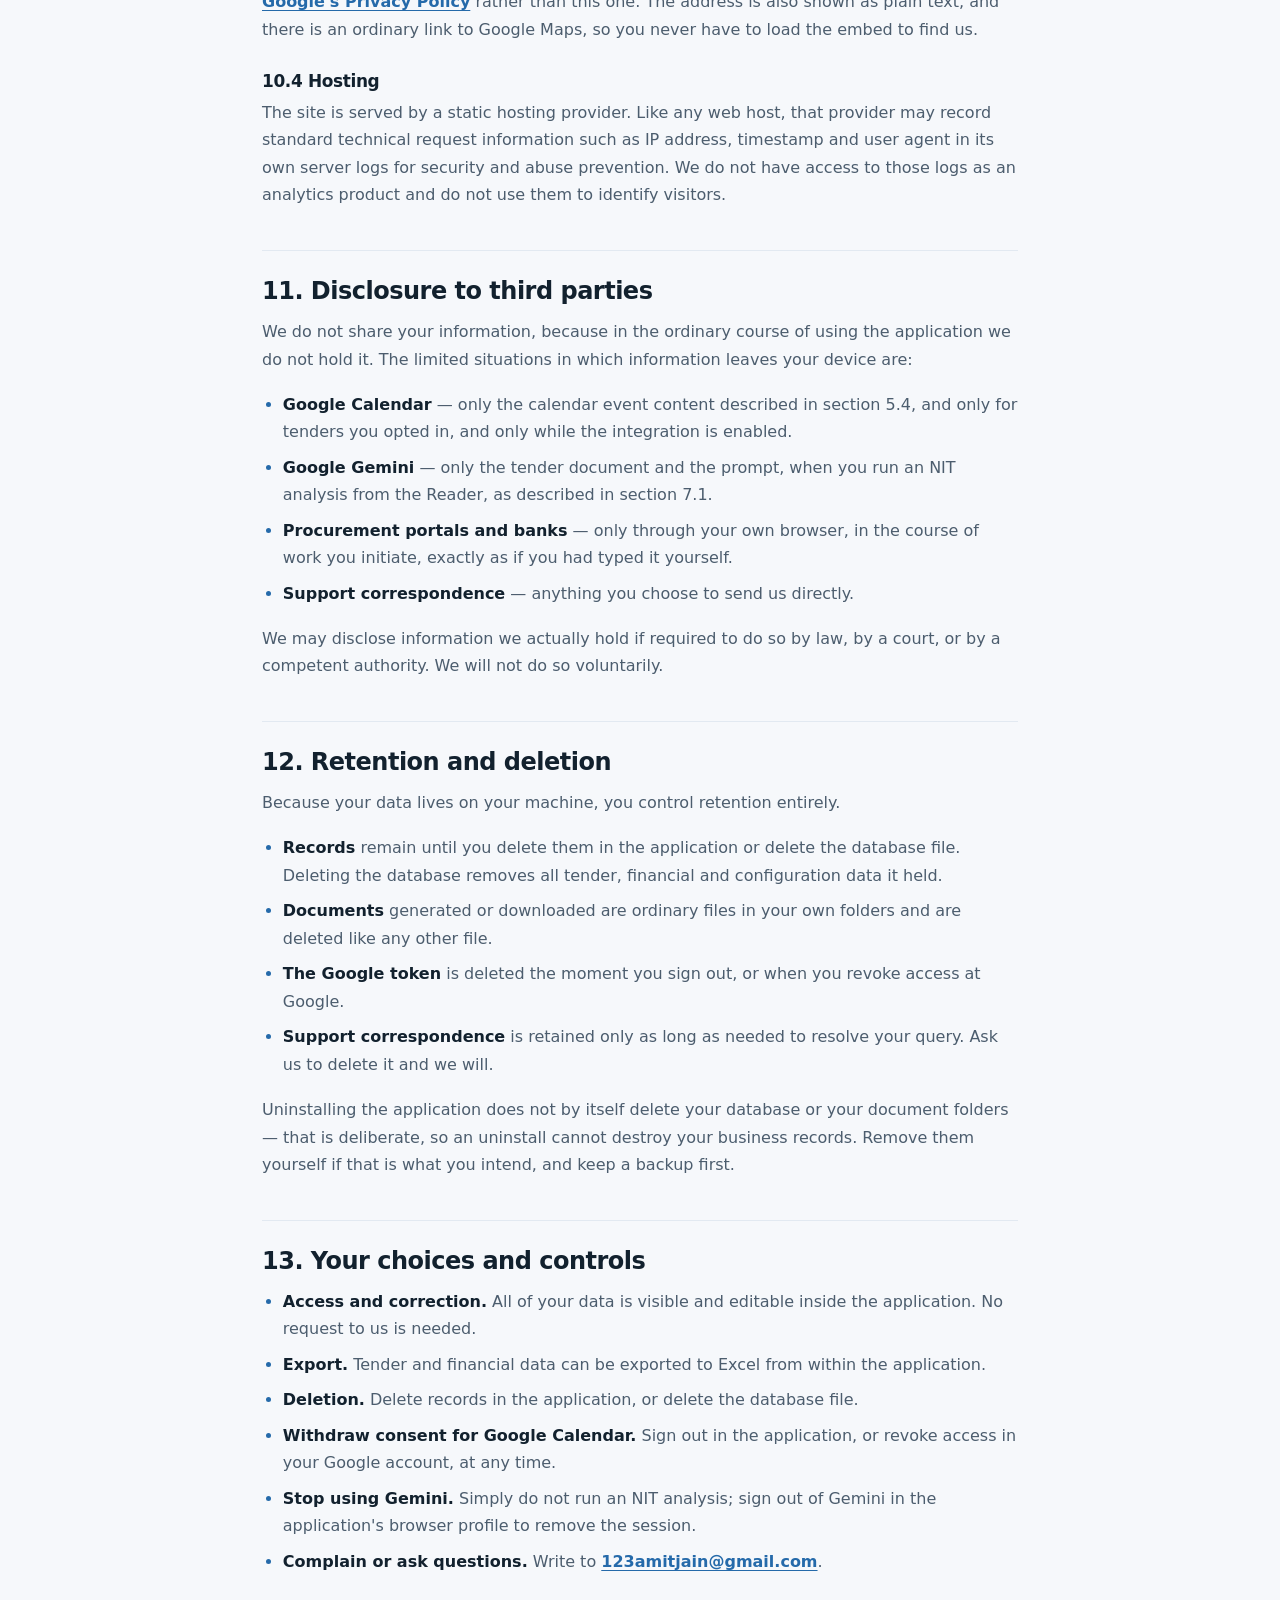
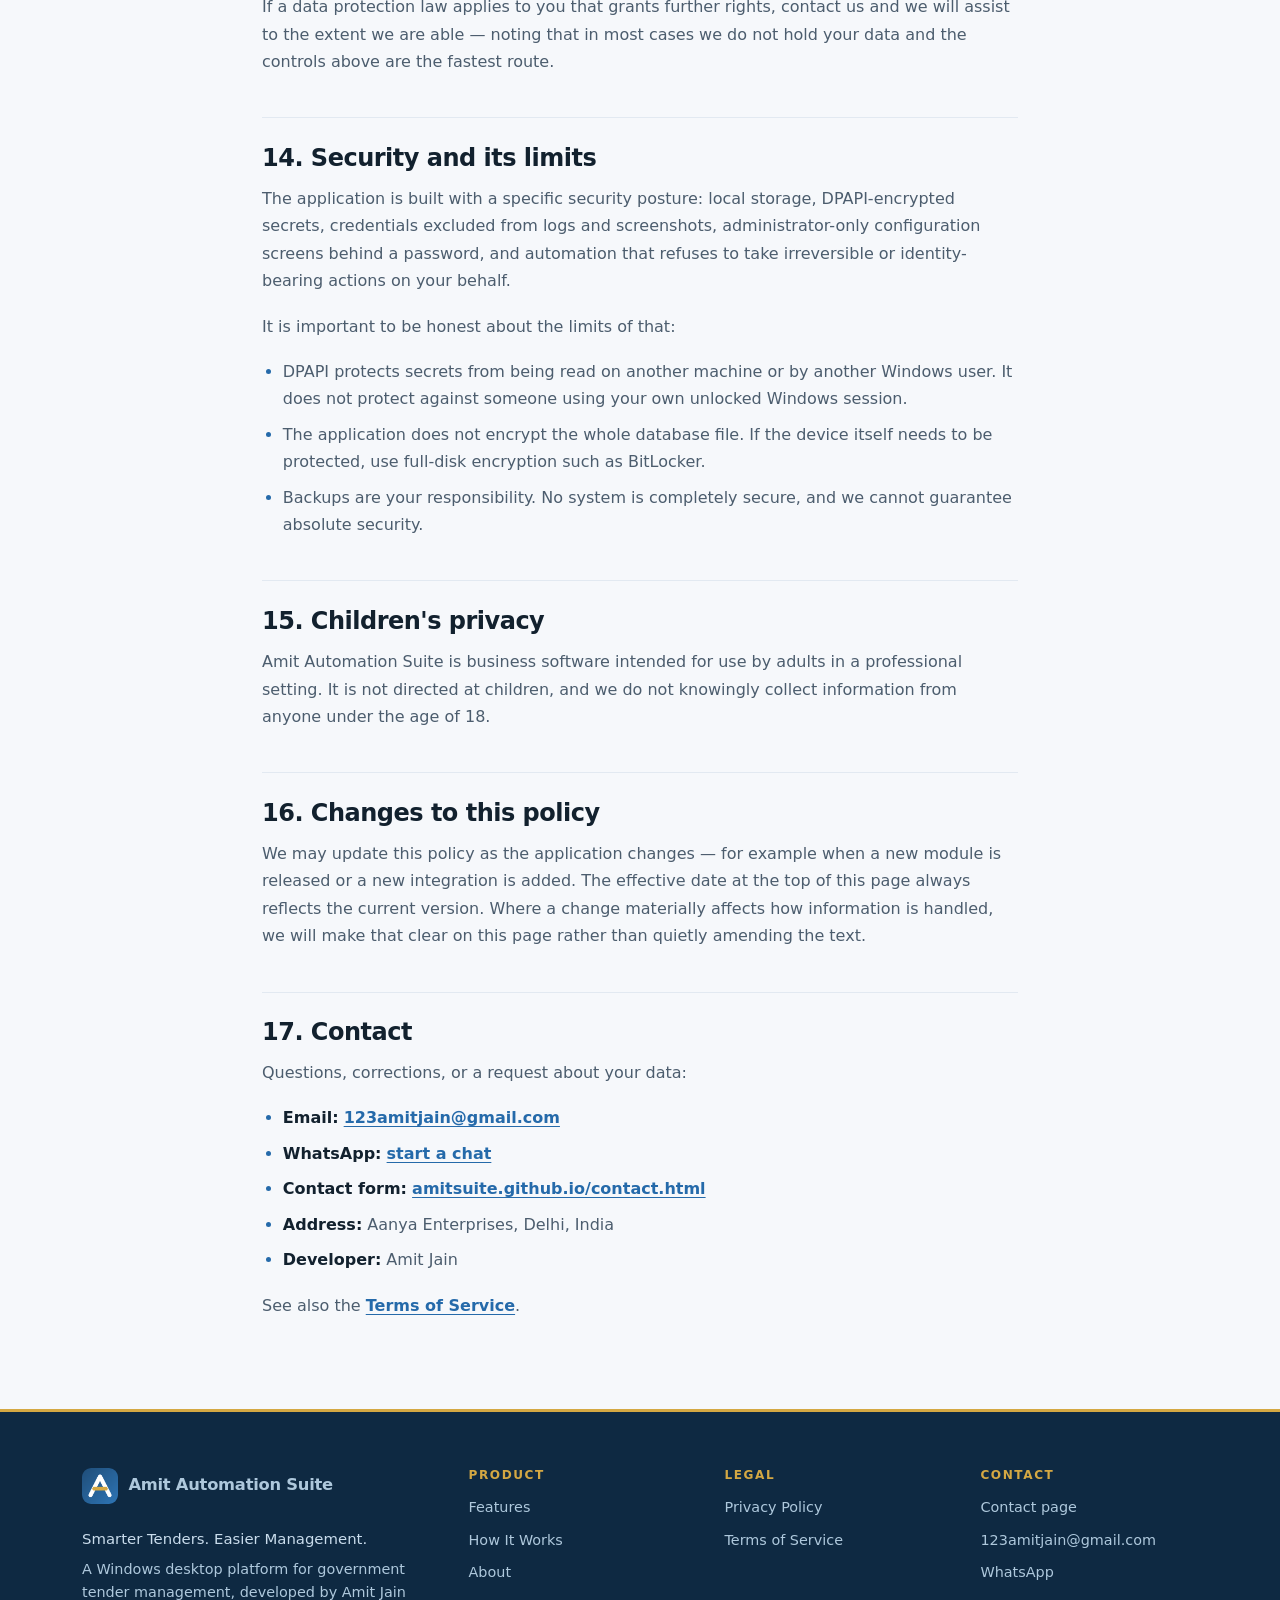
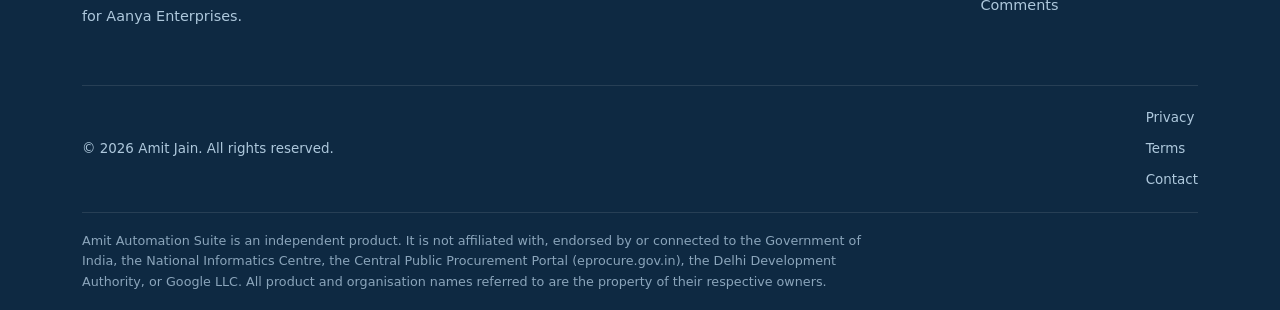
<file: privacy.html>
<!DOCTYPE html>
<html lang="en" dir="ltr">
<head>
<meta charset="utf-8">
<meta name="viewport" content="width=device-width, initial-scale=1">
<title>Privacy Policy — Amit Automation Suite</title>
<meta name="description" content="Privacy Policy for Amit Automation Suite: what stays on your machine, what is never collected, and how Calendar sync, the form, comments and map work.">
<meta name="author" content="Amit Jain">
<meta name="theme-color" content="#1F4E79">
<link rel="canonical" href="https://amitsuite.github.io/privacy.html">

<meta property="og:type" content="article">
<meta property="og:site_name" content="Amit Automation Suite">
<meta property="og:title" content="Privacy Policy — Amit Automation Suite">
<meta property="og:description" content="What Amit Automation Suite stores, what it never collects, and exactly how the optional Google Calendar integration uses Google account data.">
<meta property="og:url" content="https://amitsuite.github.io/privacy.html">
<meta property="og:image" content="https://amitsuite.github.io/assets/img/og-image.png">
<meta property="og:image:width" content="1200">
<meta property="og:image:height" content="630">
<meta property="og:image:alt" content="Amit Automation Suite — Smarter Tenders. Easier Management.">
<meta name="twitter:card" content="summary_large_image">
<meta name="twitter:title" content="Privacy Policy — Amit Automation Suite">
<meta name="twitter:description" content="What Amit Automation Suite stores, what it never collects, and how the optional Google Calendar integration works.">
<meta name="twitter:image" content="https://amitsuite.github.io/assets/img/og-image.png">

<link rel="icon" href="favicon.ico" sizes="any">
<link rel="icon" type="image/png" sizes="32x32" href="assets/img/favicon-32.png">
<link rel="icon" type="image/png" sizes="16x16" href="assets/img/favicon-16.png">
<link rel="apple-touch-icon" href="assets/img/apple-touch-icon.png">
<link rel="manifest" href="site.webmanifest">
<link rel="stylesheet" href="assets/css/styles.css">
<script>document.documentElement.classList.add('js');</script>
</head>
<body>
<a class="skip-link" href="#main">Skip to main content</a>
<div class="scroll-progress" aria-hidden="true"><span></span></div>

<header class="site-header">
  <div class="wrap">
    <nav class="nav" aria-label="Primary">
      <a class="brand" href="index.html">
        <img class="brand__mark" src="assets/img/icon-512.png" width="34" height="34" alt="" decoding="async">
        <span class="brand__text">
          <span class="brand__name">Amit Automation Suite</span>
          <span class="brand__sub">Tender Automation Platform</span>
        </span>
      </a>
      <button class="nav__toggle" type="button" aria-expanded="false" aria-controls="nav-menu">
        <span class="visually-hidden">Toggle navigation menu</span>
        <svg class="icon-open" viewBox="0 0 24 24" fill="none" stroke="currentColor" stroke-width="2" stroke-linecap="round" aria-hidden="true"><path d="M3 6h18M3 12h18M3 18h18"/></svg>
        <svg class="icon-close" viewBox="0 0 24 24" fill="none" stroke="currentColor" stroke-width="2" stroke-linecap="round" aria-hidden="true"><path d="M6 6l12 12M18 6L6 18"/></svg>
      </button>
      <div class="nav__menu" id="nav-menu">
        <ul class="nav__links">
          <li><a href="index.html">Home</a></li>
          <li><a href="features.html">Features</a></li>
          <li><a href="how-it-works.html">How It Works</a></li>
          <li><a href="about.html">About</a></li>
          <li><a href="privacy.html" aria-current="page">Privacy</a></li>
          <li><a href="terms.html">Terms</a></li>
        </ul>
        <div class="nav__cta"><a class="btn btn--primary" href="contact.html">Contact</a></div>
      </div>
    </nav>
  </div>
</header>

<main id="main">

  <section class="hero hero--page">
    <span class="hero__sheen" aria-hidden="true"></span>
    <div class="wrap">
      <div class="hero__inner">
        <ol class="crumb">
          <li><a href="index.html">Home</a></li>
          <li aria-current="page">Privacy Policy</li>
        </ol>
        <p class="eyebrow eyebrow--light">Legal</p>
        <h1>Privacy Policy</h1>
        <p class="lede">How Amit Automation Suite handles your information — what stays on your
          machine, what is never collected, and exactly what the optional Google Calendar
          integration does.</p>
      </div>
    </div>
  </section>

  <section class="section">
    <div class="wrap wrap--narrow">

      <ul class="meta-line">
        <li><b>Effective date:</b> 27 August 2026</li>
        <li><b>Last updated:</b> 22 October 2026</li>
        <li><b>Applies to:</b> Amit Automation Suite (desktop application) and this website</li>
      </ul>

      <div class="callout callout--gold">
        <svg viewBox="0 0 24 24" fill="none" stroke="currentColor" stroke-width="2" stroke-linecap="round" stroke-linejoin="round" aria-hidden="true"><circle cx="12" cy="12" r="9"/><path d="M12 16v-5M12 8h.01"/></svg>
        <div>
          <p><strong>In short.</strong> Amit Automation Suite is a desktop application that runs on
            your own Windows PC. Your tender records, documents, bank statement data and settings are
            stored in a database on that machine. There is no product server, no user account and no
            analytics. The developer does not receive your business data.</p>
          <p class="mb-0">The only external service the application talks to on its own behalf is
            Google Calendar, and only if you switch it on and sign in. That connection is one-way:
            the suite writes tender dates to a calendar you choose, and never reads your calendar
            back into your records. The Reader can also open Google Gemini in your browser with a
            tender document attached, and send it for analysis (see
            <a href="#gemini">section 7.1</a>). <strong>Your data is never sold, rented, or used for
            advertising or profiling.</strong></p>
        </div>
      </div>

      <nav class="toc" aria-label="Contents of this policy">
        <h2>On this page</h2>
        <ol>
          <li><a href="#who-we-are">Who we are</a></li>
          <li><a href="#scope">Scope of this policy</a></li>
          <li><a href="#local-data">Information stored on your device</a></li>
          <li><a href="#not-collected">What we do not collect</a></li>
          <li><a href="#google-calendar">Google Calendar integration</a></li>
          <li><a href="#limited-use">Google API Limited Use disclosure</a></li>
          <li><a href="#portals">Portal access and browser automation</a></li>
          <li><a href="#documents">Documents, statements and OCR</a></li>
          <li><a href="#secrets">Passwords, tokens and encryption</a></li>
          <li><a href="#website">This website</a></li>
          <li><a href="#sharing">Disclosure to third parties</a></li>
          <li><a href="#retention">Retention and deletion</a></li>
          <li><a href="#rights">Your choices and controls</a></li>
          <li><a href="#security">Security and its limits</a></li>
          <li><a href="#children">Children's privacy</a></li>
          <li><a href="#changes">Changes to this policy</a></li>
          <li><a href="#contact">Contact</a></li>
        </ol>
      </nav>

      <div class="prose">

        <h2 id="who-we-are">1. Who we are</h2>
        <p>Amit Automation Suite ("AAS", "the application", "the suite") is a Windows desktop
          application developed and maintained by <strong>Amit Jain</strong> for
          <strong>Aanya Enterprises</strong>. In this policy, "we" and "us" refer to the developer,
          and "you" refers to the person or organisation using the application.</p>
        <p>For any question about this policy, or about how the application handles data, write to
          <a href="mailto:123amitjain@gmail.com">123amitjain@gmail.com</a>.</p>

        <h2 id="scope">2. Scope of this policy</h2>
        <p>This policy covers two things:</p>
        <ul>
          <li>The <strong>Amit Automation Suite desktop application</strong> installed on your
            Windows PC.</li>
          <li>This <strong>website</strong>, which exists to describe the product and to publish this
            policy and the Terms of Service.</li>
        </ul>
        <p>It does not cover third-party services you reach through your own browser — for example
          the Central Public Procurement Portal, your bank's website, or Google's own services. Those
          are governed by their own privacy policies.</p>

        <h2 id="local-data">3. Information stored on your device</h2>
        <p>The suite stores its working data in a single database file inside your own Windows user
          profile, together with the documents it downloads or generates into folders you choose.
          This information stays on your machine. It is not uploaded to us and there is no
          synchronisation service behind the product.</p>

        <div class="table-scroll">
          <table>
            <caption>What is held locally, and why</caption>
            <thead>
              <tr><th scope="col">Category</th><th scope="col">Examples</th><th scope="col">Why it is held</th></tr>
            </thead>
            <tbody>
              <tr>
                <td>Tender records</td>
                <td>NIT numbers, work descriptions, departments, dates, values, EMD amounts, stage
                  and status, custom fields</td>
                <td>The core purpose of the application</td>
              </tr>
              <tr>
                <td>Company and bank profile</td>
                <td>Your firm's details, addresses, bank accounts and identifiers used in documents
                  and reconciliation</td>
                <td>Filling documents and matching transactions</td>
              </tr>
              <tr>
                <td>Financial records</td>
                <td>Bank statement transactions you import, matches, EMD payments and refunds</td>
                <td>EMD tracking and reconciliation</td>
              </tr>
              <tr>
                <td>Documents</td>
                <td>Tender documents downloaded from the portal, receipts you parse, and files
                  generated from your templates</td>
                <td>Held as files in folders you specify</td>
              </tr>
              <tr>
                <td>Configuration</td>
                <td>Master lists, rules, naming patterns, grid layouts, theme and sidebar
                  preferences</td>
                <td>Making the application behave the way you configured it</td>
              </tr>
              <tr>
                <td>Audit log</td>
                <td>A record of changes applied through automated paths, including fields that were
                  offered and skipped</td>
                <td>Traceability of what the application did and what you approved</td>
              </tr>
              <tr>
                <td>Encrypted secrets</td>
                <td>Portal credentials, bank statement passwords, the Google sign-in token, the
                  administrator password hash</td>
                <td>See <a href="#secrets">section 9</a></td>
              </tr>
            </tbody>
          </table>
        </div>

        <h2 id="not-collected">4. What we do not collect</h2>
        <p>To be explicit about the things the application deliberately does not do:</p>
        <ul>
          <li><strong>No user accounts.</strong> There is no sign-up, no login to a service of ours,
            and no licence server.</li>
          <li><strong>No analytics or telemetry.</strong> The application does not report usage,
            feature use, crashes, device identifiers or any other measurement back to us.</li>
          <li><strong>No advertising and no profiling.</strong> Your information is never used to
            build a profile, target advertising, or train any model.</li>
          <li><strong>No sale or rental of data.</strong> We do not sell, rent, license or trade your
            information to anyone.</li>
          <li><strong>No background upload.</strong> The application does not copy your database,
            documents or statements anywhere.</li>
        </ul>
        <p>If you contact us for support, we receive only what you choose to send us — for example
          your email address, a description of the problem, or a file you attach. We use it to answer
          you and for nothing else.</p>

        <h2 id="google-calendar">5. Google Calendar integration</h2>
        <p>The suite offers an <strong>optional, opt-in</strong> Google Calendar integration so that
          tender deadlines appear in the calendar you already use. It is switched off until you
          deliberately enable it, sign in, and choose a target calendar. If you never use it, the
          application never contacts Google.</p>

        <h3>5.1 How sign-in works</h3>
        <p>Sign-in uses <strong>Google OAuth 2.0</strong> with your own Google account. Google's own
          consent screen opens in your browser and shows you exactly what is being requested; the
          application never sees or handles your Google password.</p>

        <h3>5.2 The permission requested, and why</h3>
        <div class="table-scroll">
          <table>
            <caption>Google OAuth scope requested by Amit Automation Suite</caption>
            <thead>
              <tr><th scope="col">Scope</th><th scope="col">Why the application needs it</th></tr>
            </thead>
            <tbody>
              <tr>
                <td><code>https://www.googleapis.com/auth/calendar</code></td>
                <td>The integration <strong>creates and removes calendar events</strong> for tender
                  dates on the calendar you select, and keeps them accurate as tenders change. A
                  read-only calendar scope cannot write or delete events, so it would make the
                  feature impossible. The same permission is what lets the application list your
                  calendars so you can choose one, and confirm you have write access to it before it
                  starts.</td>
              </tr>
            </tbody>
          </table>
        </div>
        <p>The application requests no other Google permission. It does not request access to Gmail,
          Drive, Contacts, Tasks, or any other Google service, and it does not use Google Sign-In to
          log you into the application itself.</p>

        <h3>5.3 What is read from your Google account</h3>
        <ul>
          <li><strong>Your calendar list</strong> — the names, identifiers and access roles of the
            calendars available to your account, so that you can pick the target calendar from a
            list.</li>
          <li><strong>Your account email address</strong> — read once so the application can show you
            which account is currently signed in.</li>
          <li><strong>The target calendar's name and your access role on it</strong> — so the
            connection test can tell you whether events can actually be written before you rely on
            it.</li>
        </ul>
        <p>The application <strong>does not read the contents of your calendar events</strong>, and
          it never copies calendar data into your tender records. The synchronisation is strictly
          one-way — your records are the source of truth and the calendar mirrors them.</p>

        <h3>5.4 What is written to your calendar</h3>
        <p>Only for tenders you have explicitly opted in. For each of those, the application creates
          an event containing:</p>
        <ul>
          <li>A <strong>title and description</strong> built from patterns you configure in the
            application, which may include tender fields such as the NIT number, the name of work,
            the department or an EMD amount. You control those patterns, and therefore you control
            exactly what is sent.</li>
          <li>The <strong>date or start and end time</strong>, and the time zone.</li>
          <li>Optionally a <strong>colour</strong>, a <strong>recurrence rule</strong> and
            <strong>reminders</strong>, according to your configuration.</li>
        </ul>
        <p>Events created by the application are removed from the calendar when the condition that
          justified them is no longer true — for example once a tender has been submitted or a refund
          has been received. If you delete one of these events yourself, the application accepts that
          and does not recreate it.</p>

        <h3>5.5 The stored sign-in token</h3>
        <p>After you sign in, Google issues a refresh token so the application does not have to ask
          you to sign in again. That token is stored <strong>encrypted with Windows DPAPI</strong>
          under your own Windows account, inside the local database — deliberately not in Google's
          default plain-text file store. It can only be decrypted by the same Windows user on the
          same machine, and it is never transmitted anywhere except back to Google to obtain a fresh
          access token.</p>

        <h3>5.6 Turning it off and revoking access</h3>
        <ul>
          <li><strong>Sign out inside the application.</strong> This deletes the stored token, and
            the application immediately stops contacting Google.</li>
          <li><strong>Revoke access at Google.</strong> Visit
            <a href="https://myaccount.google.com/permissions" rel="noopener noreferrer" target="_blank">myaccount.google.com/permissions</a>
            and remove Amit Automation Suite. Access ends at once.</li>
          <li><strong>Clear the calendar.</strong> Events already written remain in your calendar
            until you remove them, because they are yours. Deleting the calendar or its events is
            done in Google Calendar in the ordinary way.</li>
        </ul>

        <h2 id="limited-use">6. Google API Limited Use disclosure</h2>
        <div class="callout">
          <svg viewBox="0 0 24 24" fill="none" stroke="currentColor" stroke-width="2" stroke-linecap="round" stroke-linejoin="round" aria-hidden="true"><path d="M12 3l8 4v5c0 5-3.4 8.4-8 9.5C7.4 20.4 4 17 4 12V7z"/><path d="M9 12l2 2 4-4"/></svg>
          <div>
            <p class="mb-0">Amit Automation Suite's use and transfer of information received from
              Google APIs adheres to the
              <a href="https://developers.google.com/terms/api-services-user-data-policy" rel="noopener noreferrer" target="_blank">Google API Services User Data Policy</a>,
              including the Limited Use requirements.</p>
          </div>
        </div>
        <p>Specifically, in relation to data obtained through Google APIs:</p>
        <ul>
          <li>It is used <strong>only</strong> to provide the calendar synchronisation feature
            described in section 5.</li>
          <li>It is <strong>not transferred</strong> to any third party, except as necessary to
            provide that feature, to comply with applicable law, or as part of a merger or
            acquisition with your consent.</li>
          <li>It is <strong>never used for advertising</strong> of any kind, including personalised,
            re-targeted or interest-based advertising.</li>
          <li>It is <strong>never sold</strong>.</li>
          <li>It is <strong>not read by any human</strong>, except with your explicit consent for a
            specific support issue, where necessary for security purposes such as investigating
            abuse, or to comply with applicable law.</li>
          <li>It is <strong>not used to develop, improve or train</strong> generalised artificial
            intelligence or machine learning models.</li>
        </ul>
        <p>Google account data obtained by the application remains on your device. It is not
          aggregated, not stored on any server operated by us, and is deleted from the application
          when you sign out.</p>

        <h2 id="portals">7. Portal access and browser automation</h2>
        <p>Several modules work with the Central Public Procurement Portal and similar sites. They do
          so <strong>through your own installed Chrome or Edge browser</strong>, which the
          application attaches to. It does not operate a hidden browser and it does not proxy your
          traffic through any server of ours.</p>
        <ul>
          <li>The browser opens only when you explicitly start a run, and the application never
            closes it for you.</li>
          <li>The automation <strong>never fills or attempts to bypass a CAPTCHA</strong>, and never
            clicks Login, Search or Submit behind one.</li>
          <li>It <strong>types the PIN of your digital-signature token only if you allow it.</strong>
            The PIN is typed by the application only if you switch that option on in the
            administrator settings and have saved the PIN; it is then used once per sign-in and
            never retried. Inside the portal's Java upload utility the application can press Sign
            &amp; Upload; a fill-only option stops before that button.</li>
          <li>Where portal credentials or the token PIN are stored for autofill, they are held
            encrypted (see <a href="#secrets">section 9</a>), masked in the interface, and are never
            written to logs, screenshots or error messages.</li>
          <li>Freeze and the final bid submission are never automated.</li>
        </ul>
        <p>Your interaction with those portals is subject to the portal operators' own terms and
          privacy policies.</p>

        <h3 id="gemini">7.1 Google Gemini in the Reader</h3>
        <p>The Reader can analyse a tender's NIT with Google Gemini. When you choose this, the
          application opens <em>gemini.google.com</em> in a separate Chrome profile it keeps for
          the purpose, attaches the tender document you chose and fills in a prompt. <strong>By
          default it then presses Send for you</strong>, so the document and prompt reach Google
          as soon as you start the analysis. You can turn that off in the application's Gemini
          settings, after which Send is yours to press on every occasion. Either way the reply is
          read back into the application only after it is checked against the tender's NIT
          number.</p>
        <ul>
          <li>What is sent is the tender document (a public procurement notice) and the prompt —
            never your company details, bank details, passwords or records.</li>
          <li>You sign in to Gemini with your own Google account in that browser. The application
            does not see or store that password; the sign-in lives in the browser profile on your
            machine, and you can sign out there at any time.</li>
          <li>Content you send is processed by Google under
            <a href="https://policies.google.com/privacy" rel="noopener noreferrer" target="_blank">Google's
            Privacy Policy</a> and the Gemini Apps terms, not under this policy. If you do not want
            those conversations used to improve Google's services, turn off Gemini Apps Activity in
            your Google account.</li>
          <li>This has nothing to do with the Google Calendar scope in section 5; no API access to
            your Google account is used for it.</li>
        </ul>

        <h2 id="documents">8. Documents, statements and OCR</h2>
        <p>The document parser reads PDFs, images and spreadsheets — including payment receipts and
          bank statements. All of that processing happens <strong>entirely on your own
          machine</strong>.</p>
        <ul>
          <li>Both optical character recognition engines and their language data ship inside the
            application. No document, page or image is uploaded to any OCR service, ours or anyone
            else's.</li>
          <li>Bank statement data — account identifiers, transaction narrations, amounts and dates —
            is stored in your local database only.</li>
          <li>Password-protected statements are opened locally. The password is either supplied by
            you at the time or read from encrypted storage; it is never displayed, logged or written
            in plain text.</li>
        </ul>

        <h2 id="secrets">9. Passwords, tokens and encryption</h2>
        <p>Secrets held by the application are encrypted using the <strong>Windows Data Protection
          API (DPAPI)</strong> in current-user scope. In practice this means a secret can only be
          decrypted by the same Windows user account on the same machine — copying the database file
          to another PC does not reveal them.</p>
        <p>This applies to portal credentials, bank statement passwords and the Google refresh token.
          Across the application, the standing rules are that plaintext secrets exist only briefly in
          memory while they are being used, and that they never appear in log files, screenshots,
          exception text or generated documents. Error messages returned by external services are
          stripped of anything resembling a token or key before they are shown.</p>
        <p>The administrator password used to unlock configuration screens is stored as a hash, not
          as a recoverable password.</p>

        <h2 id="website">10. This website</h2>
        <p>This site is a set of static pages with no server and no database behind them. It sets
          <strong>no cookies</strong>, runs <strong>no analytics</strong>, embeds
          <strong>no advertising or tracking scripts</strong>, and loads
          <strong>no third-party fonts</strong>. Nothing you do here is recorded by us.</p>

        <h3>10.1 The message form</h3>
        <p>The contact and comment forms on this site <strong>do not submit anything to a
          server</strong> — there is no server to submit to. When you press send, the details you
          typed are assembled into a message and handed to <strong>your own email application</strong>
          (or, if you choose WhatsApp, to WhatsApp). You then press send yourself, from your own
          account.</p>
        <p>The practical consequences are worth being clear about:</p>
        <ul>
          <li>Nothing you type is transmitted anywhere until <em>you</em> send it.</li>
          <li>Nothing is stored in your browser, and closing the page discards what you typed.</li>
          <li>Because the message comes from your own email or WhatsApp account, we receive
            whatever your account normally reveals — typically your email address or, on WhatsApp,
            your phone number and profile name. That is inherent to messaging us, not something this
            site adds.</li>
          <li>We use what you send only to answer you, and keep it only as long as needed to do so.</li>
        </ul>

        <h3>10.2 Comments</h3>
        <p>The comments section is <strong>moderated before publication</strong>. Submitting a
          comment sends it to us in the same way as the contact form; it does not appear on the site.
          A comment becomes public only if we review it and add it to the site's published comment
          file.</p>
        <ul>
          <li>If published, the <strong>name and company you type will be public</strong>, along with
            your comment text and the date. Do not put anything in those fields you would not want
            publicly visible.</li>
          <li>Your <strong>email address is never published.</strong> It is optional, and is used
            only to reply to you.</li>
          <li>Comments are not stored in any database and there are no comment accounts, logins or
            tracking cookies. Published comments are plain text in a file on this site.</li>
          <li>You can ask us to remove a published comment at any time by writing to the address in
            <a href="#contact">section 17</a>, and we will take it down.</li>
        </ul>

        <h3>10.3 The map</h3>
        <p>The Contact page can show a Google Maps view of our office. <strong>It does not load
          until you press "Show the map".</strong> Until you do, your browser makes no request to
          Google from this site at all.</p>
        <p>If you choose to load it, Google receives your IP address and may set its own cookies,
          under <a href="https://policies.google.com/privacy" rel="noopener noreferrer" target="_blank">Google's
          Privacy Policy</a> rather than this one. The address is also shown as plain text, and there
          is an ordinary link to Google Maps, so you never have to load the embed to find us.</p>

        <h3>10.4 Hosting</h3>
        <p>The site is served by a static hosting provider. Like any web host, that provider may
          record standard technical request information such as IP address, timestamp and user agent
          in its own server logs for security and abuse prevention. We do not have access to those
          logs as an analytics product and do not use them to identify visitors.</p>

        <h2 id="sharing">11. Disclosure to third parties</h2>
        <p>We do not share your information, because in the ordinary course of using the application
          we do not hold it. The limited situations in which information leaves your device are:</p>
        <ul>
          <li><strong>Google Calendar</strong> — only the calendar event content described in
            section 5.4, and only for tenders you opted in, and only while the integration is
            enabled.</li>
          <li><strong>Google Gemini</strong> — only the tender document and the prompt, when you run
            an NIT analysis from the Reader, as described in section 7.1.</li>
          <li><strong>Procurement portals and banks</strong> — only through your own browser, in the
            course of work you initiate, exactly as if you had typed it yourself.</li>
          <li><strong>Support correspondence</strong> — anything you choose to send us directly.</li>
        </ul>
        <p>We may disclose information we actually hold if required to do so by law, by a court, or by
          a competent authority. We will not do so voluntarily.</p>

        <h2 id="retention">12. Retention and deletion</h2>
        <p>Because your data lives on your machine, you control retention entirely.</p>
        <ul>
          <li><strong>Records</strong> remain until you delete them in the application or delete the
            database file. Deleting the database removes all tender, financial and configuration data
            it held.</li>
          <li><strong>Documents</strong> generated or downloaded are ordinary files in your own
            folders and are deleted like any other file.</li>
          <li><strong>The Google token</strong> is deleted the moment you sign out, or when you revoke
            access at Google.</li>
          <li><strong>Support correspondence</strong> is retained only as long as needed to resolve
            your query. Ask us to delete it and we will.</li>
        </ul>
        <p>Uninstalling the application does not by itself delete your database or your document
          folders — that is deliberate, so an uninstall cannot destroy your business records. Remove
          them yourself if that is what you intend, and keep a backup first.</p>

        <h2 id="rights">13. Your choices and controls</h2>
        <ul>
          <li><strong>Access and correction.</strong> All of your data is visible and editable inside
            the application. No request to us is needed.</li>
          <li><strong>Export.</strong> Tender and financial data can be exported to Excel from within
            the application.</li>
          <li><strong>Deletion.</strong> Delete records in the application, or delete the database
            file.</li>
          <li><strong>Withdraw consent for Google Calendar.</strong> Sign out in the application, or
            revoke access in your Google account, at any time.</li>
          <li><strong>Stop using Gemini.</strong> Simply do not run an NIT analysis; sign out of
            Gemini in the application's browser profile to remove the session.</li>
          <li><strong>Complain or ask questions.</strong> Write to
            <a href="mailto:123amitjain@gmail.com">123amitjain@gmail.com</a>.</li>
        </ul>
        <p>If a data protection law applies to you that grants further rights, contact us and we will
          assist to the extent we are able — noting that in most cases we do not hold your data and
          the controls above are the fastest route.</p>

        <h2 id="security">14. Security and its limits</h2>
        <p>The application is built with a specific security posture: local storage, DPAPI-encrypted
          secrets, credentials excluded from logs and screenshots, administrator-only configuration
          screens behind a password, and automation that refuses to take irreversible or
          identity-bearing actions on your behalf.</p>
        <p>It is important to be honest about the limits of that:</p>
        <ul>
          <li>DPAPI protects secrets from being read on another machine or by another Windows user.
            It does not protect against someone using your own unlocked Windows session.</li>
          <li>The application does not encrypt the whole database file. If the device itself needs to
            be protected, use full-disk encryption such as BitLocker.</li>
          <li>Backups are your responsibility. No system is completely secure, and we cannot
            guarantee absolute security.</li>
        </ul>

        <h2 id="children">15. Children's privacy</h2>
        <p>Amit Automation Suite is business software intended for use by adults in a professional
          setting. It is not directed at children, and we do not knowingly collect information from
          anyone under the age of 18.</p>

        <h2 id="changes">16. Changes to this policy</h2>
        <p>We may update this policy as the application changes — for example when a new module is
          released or a new integration is added. The effective date at the top of this page always
          reflects the current version. Where a change materially affects how information is handled,
          we will make that clear on this page rather than quietly amending the text.</p>

        <h2 id="contact">17. Contact</h2>
        <p>Questions, corrections, or a request about your data:</p>
        <ul>
          <li><strong>Email:</strong> <a href="mailto:123amitjain@gmail.com">123amitjain@gmail.com</a></li>
          <li data-wa-item hidden><strong>WhatsApp:</strong> <a data-wa-link href="#" target="_blank" rel="noopener noreferrer">start a chat</a></li>
          <li><strong>Contact form:</strong> <a href="contact.html">amitsuite.github.io/contact.html</a></li>
          <li><strong>Address:</strong> Aanya Enterprises, Delhi, India</li>
          <li><strong>Developer:</strong> Amit Jain</li>
        </ul>
        <p>See also the <a href="terms.html">Terms of Service</a>.</p>

      </div>
    </div>
  </section>

</main>

<footer class="site-footer">
  <div class="wrap">
    <div class="footer__grid footer">
      <div>
        <a class="footer__brand" href="index.html">
          <img src="assets/img/icon-512.png" width="36" height="36" alt="" decoding="async" loading="lazy">
          <span>Amit Automation Suite</span>
        </a>
        <p class="footer__tag">Smarter Tenders. Easier Management.</p>
        <p class="footer__desc">A Windows desktop platform for government tender management,
          developed by Amit Jain for Aanya Enterprises.</p>
      </div>
      <div>
        <h2>Product</h2>
        <ul>
          <li><a href="features.html">Features</a></li>
          <li><a href="how-it-works.html">How It Works</a></li>
          <li><a href="about.html">About</a></li>
        </ul>
      </div>
      <div>
        <h2>Legal</h2>
        <ul>
          <li><a href="privacy.html">Privacy Policy</a></li>
          <li><a href="terms.html">Terms of Service</a></li>
        </ul>
      </div>
      <div>
        <h2>Contact</h2>
        <ul>
          <li><a href="contact.html">Contact page</a></li>
          <li><a href="mailto:123amitjain@gmail.com">123amitjain@gmail.com</a></li>
          <li data-wa-item hidden><a data-wa-link href="#" target="_blank" rel="noopener noreferrer">WhatsApp</a></li>
          <li><a href="contact.html#comments">Comments</a></li>
        </ul>
      </div>
    </div>

    <div class="footer__bottom footer">
      <p>&copy; <span data-year>2026</span> Amit Jain. All rights reserved.</p>
      <ul class="footer__legal">
        <li><a href="privacy.html">Privacy</a></li>
        <li><a href="terms.html">Terms</a></li>
        <li><a href="contact.html">Contact</a></li>
      </ul>
    </div>

    <div class="disclaimer">
      <p>Amit Automation Suite is an independent product. It is not affiliated with, endorsed by or
        connected to the Government of India, the National Informatics Centre, the Central Public
        Procurement Portal (eprocure.gov.in), the Delhi Development Authority, or Google LLC. All
        product and organisation names referred to are the property of their respective owners.</p>
    </div>
  </div>
</footer>

<a class="wa-float" data-wa-link data-wa-float href="#" hidden target="_blank"
   rel="noopener noreferrer" aria-label="Chat with us on WhatsApp">
  <svg viewBox="0 0 24 24" fill="currentColor" aria-hidden="true"><path d="M17.472 14.382c-.297-.149-1.758-.867-2.03-.967-.273-.099-.471-.148-.67.15-.197.297-.767.966-.94 1.164-.173.199-.347.223-.644.075-.297-.15-1.255-.463-2.39-1.475-.883-.788-1.48-1.761-1.653-2.059-.173-.297-.018-.458.13-.606.134-.133.298-.347.446-.52.149-.174.198-.298.298-.497.099-.198.05-.371-.025-.52-.075-.149-.669-1.612-.916-2.207-.242-.579-.487-.5-.669-.51-.173-.008-.371-.01-.57-.01-.198 0-.52.074-.792.372-.272.297-1.04 1.016-1.04 2.479 0 1.462 1.065 2.875 1.213 3.074.149.198 2.096 3.2 5.077 4.487.709.306 1.262.489 1.694.625.712.227 1.36.195 1.872.118.571-.085 1.758-.719 2.006-1.413.248-.694.248-1.289.173-1.413-.074-.124-.272-.198-.57-.347m-5.421 7.403h-.004a9.87 9.87 0 01-5.031-1.378l-.361-.214-3.741.982.998-3.648-.235-.374a9.86 9.86 0 01-1.51-5.26c.001-5.45 4.436-9.884 9.888-9.884 2.64 0 5.122 1.03 6.988 2.898a9.825 9.825 0 012.893 6.994c-.003 5.45-4.437 9.884-9.885 9.884m8.413-18.297A11.815 11.815 0 0012.05 0C5.495 0 .16 5.335.157 11.892c0 2.096.548 4.142 1.588 5.945L.057 24l6.305-1.654a11.882 11.882 0 005.683 1.448h.005c6.554 0 11.89-5.335 11.893-11.893A11.821 11.821 0 0020.465 3.488"/></svg>
  <span class="wa-float__label">Chat on WhatsApp</span>
</a>

<script src="assets/js/main.js" defer></script>
</body>
</html>
</file>
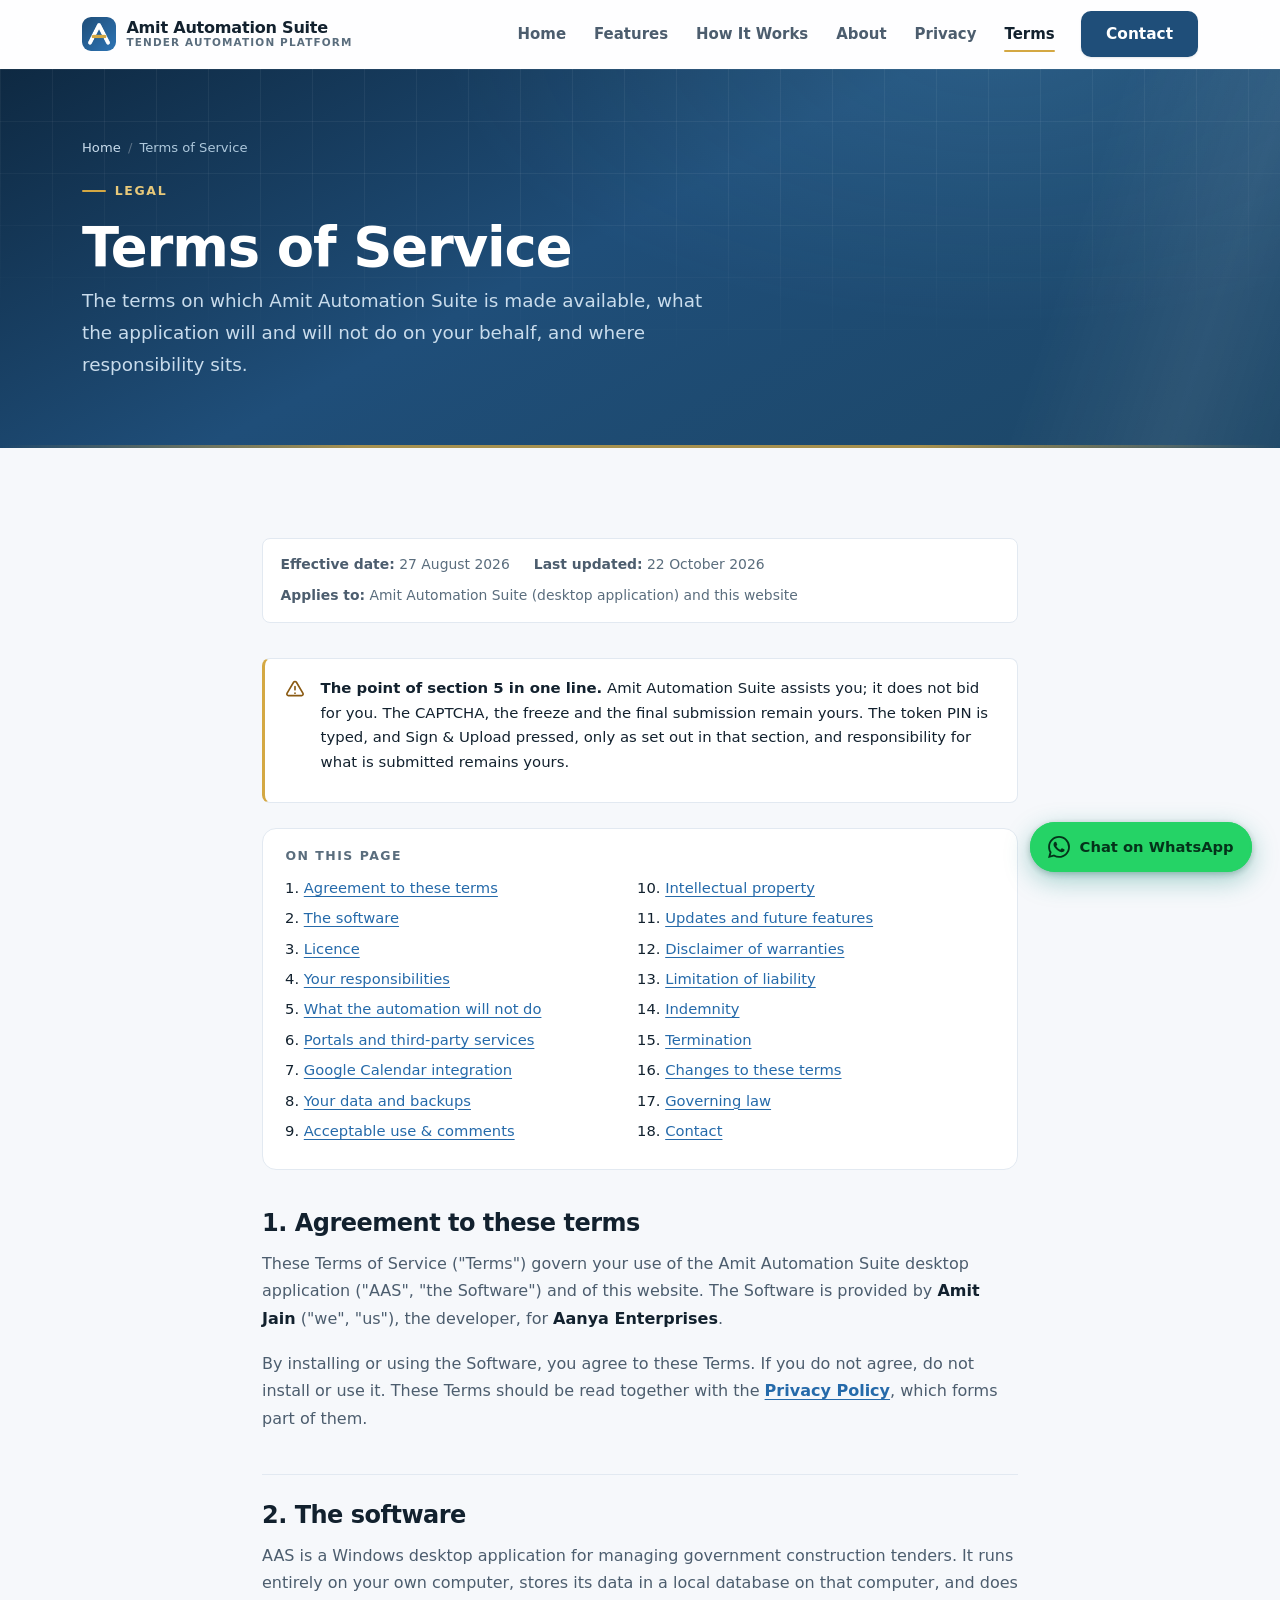
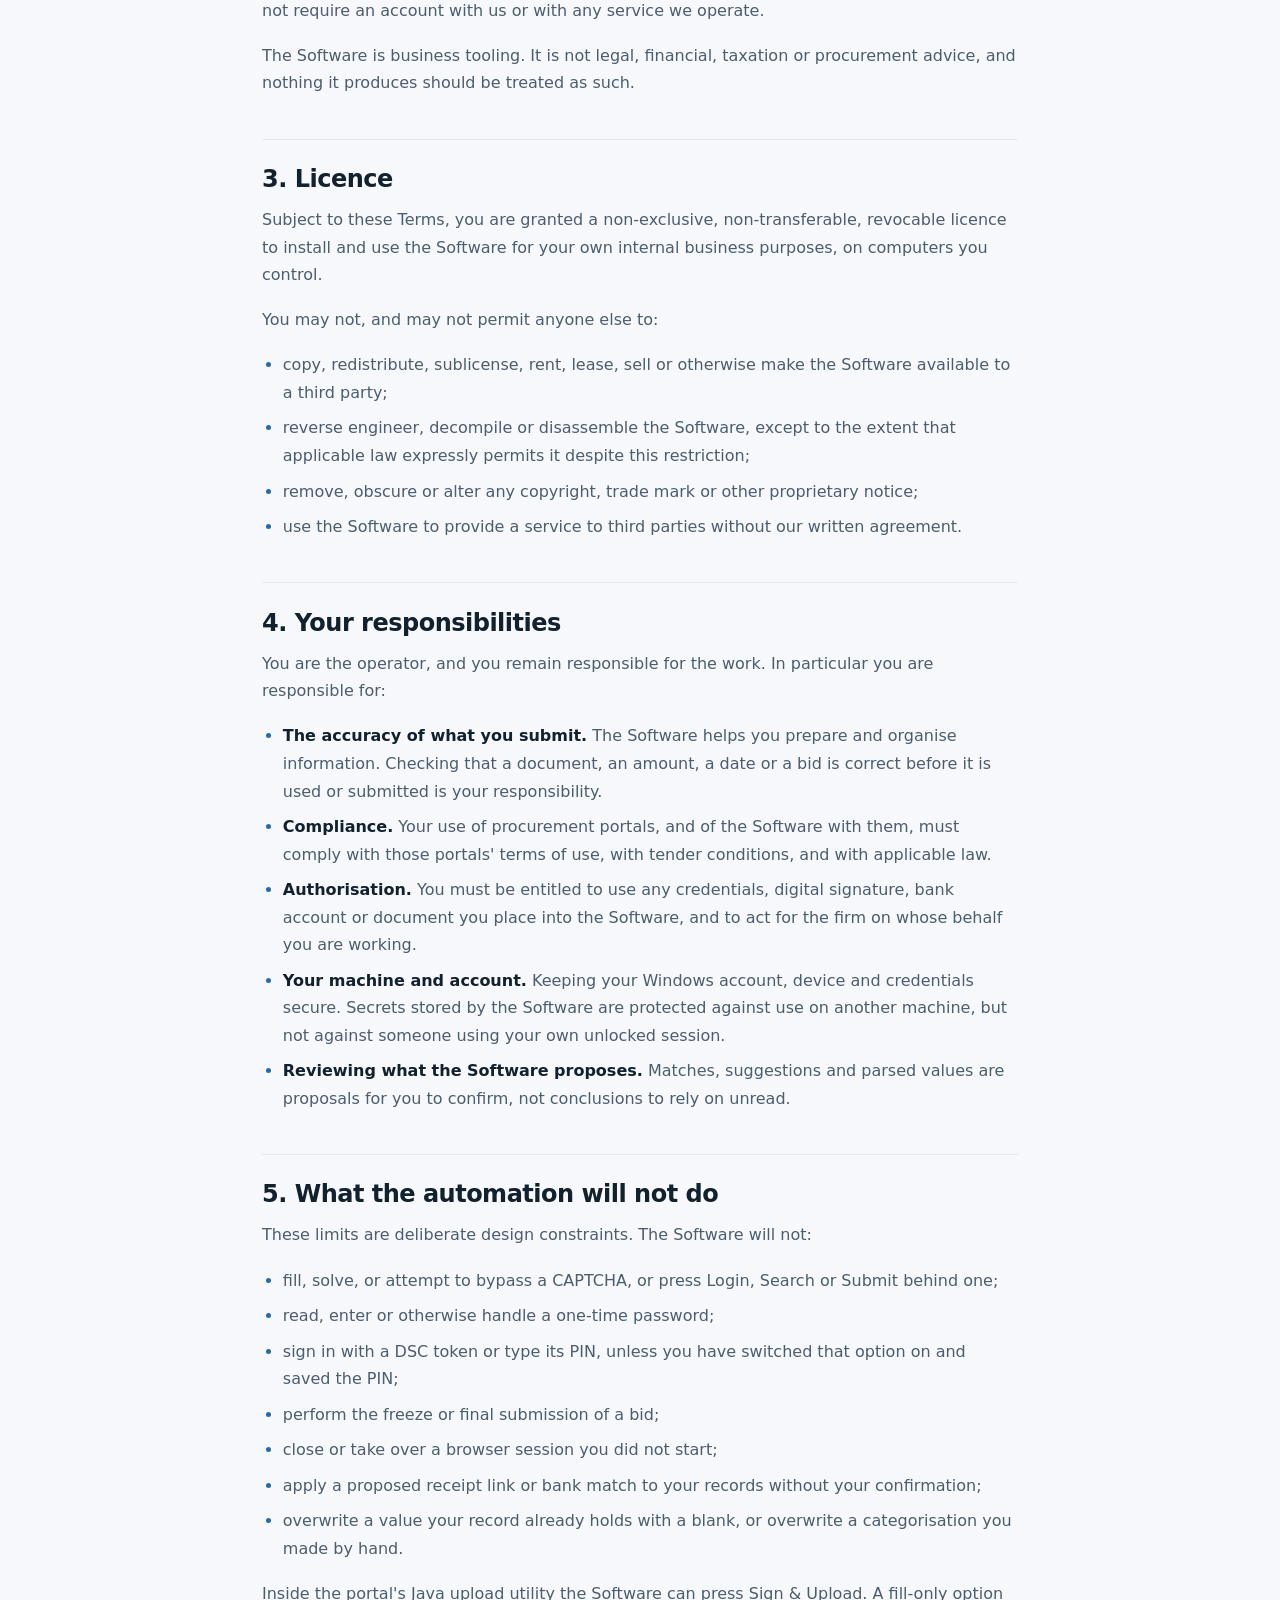
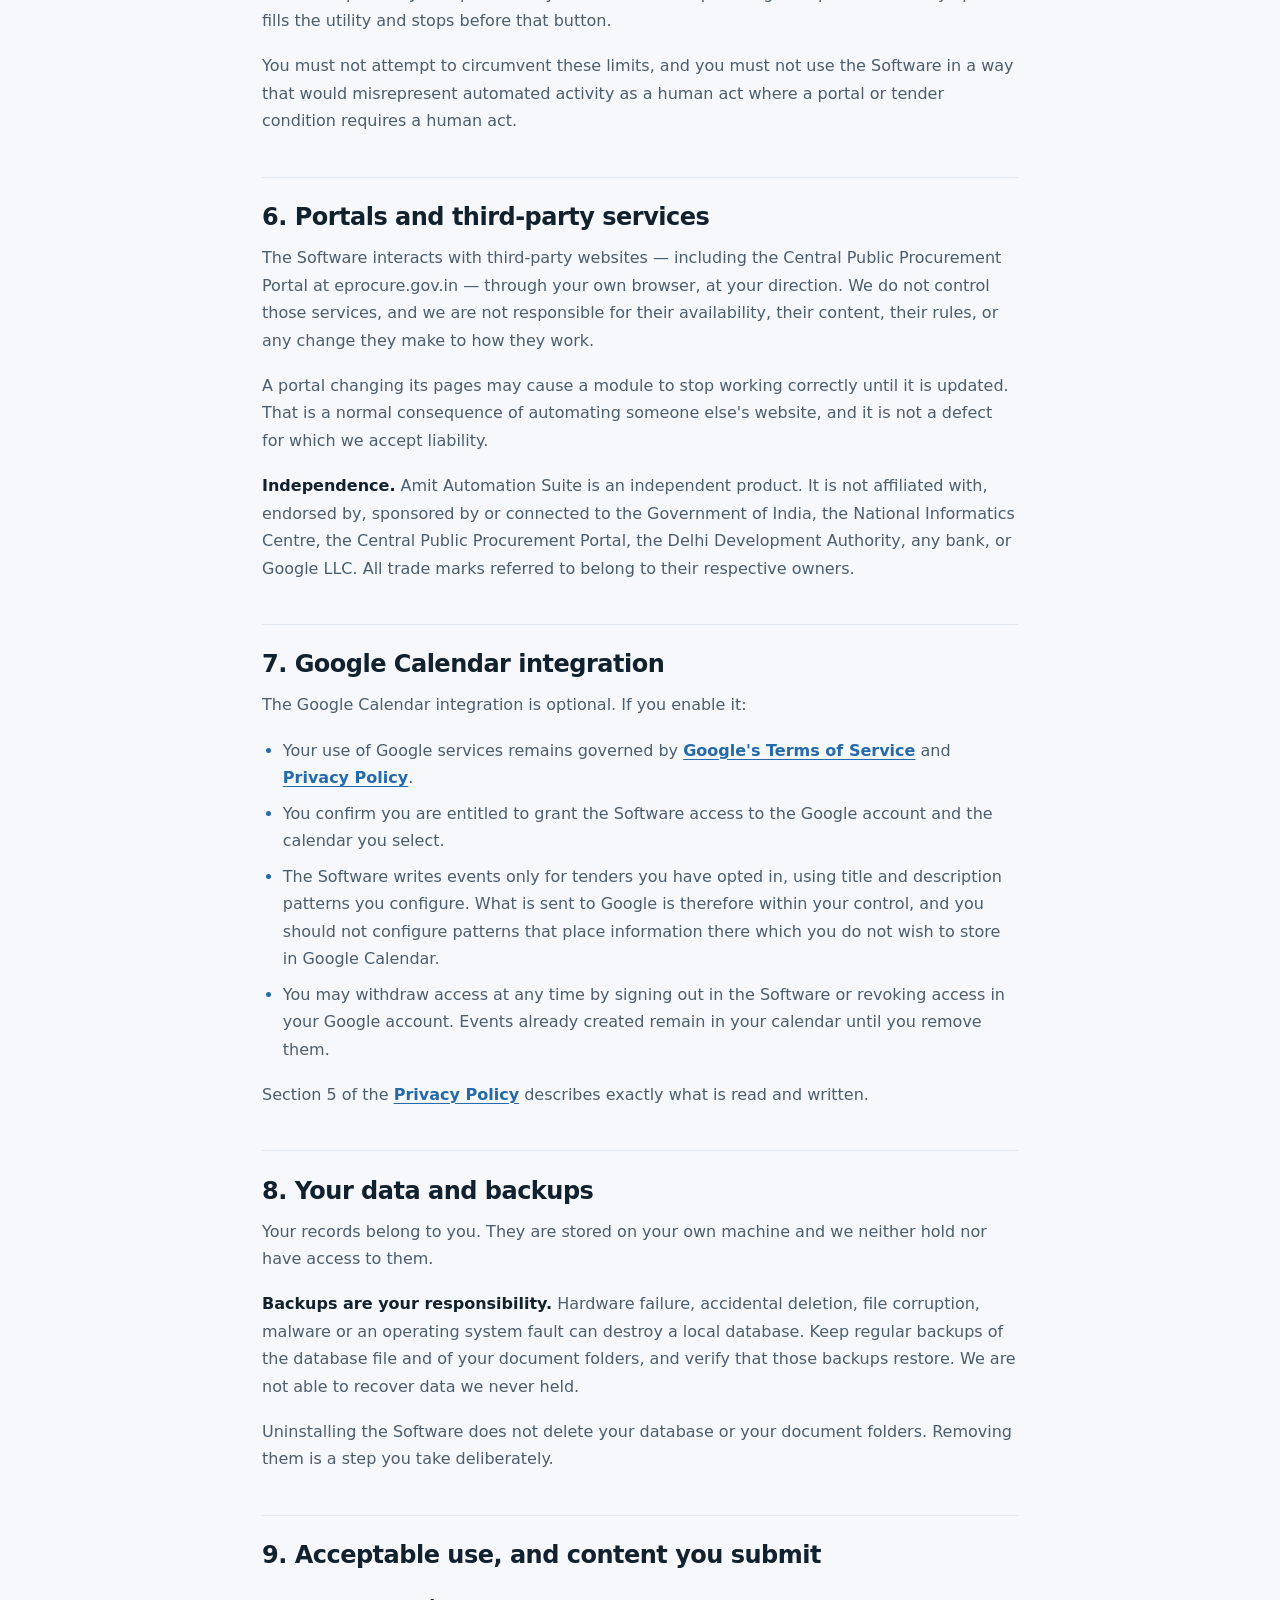
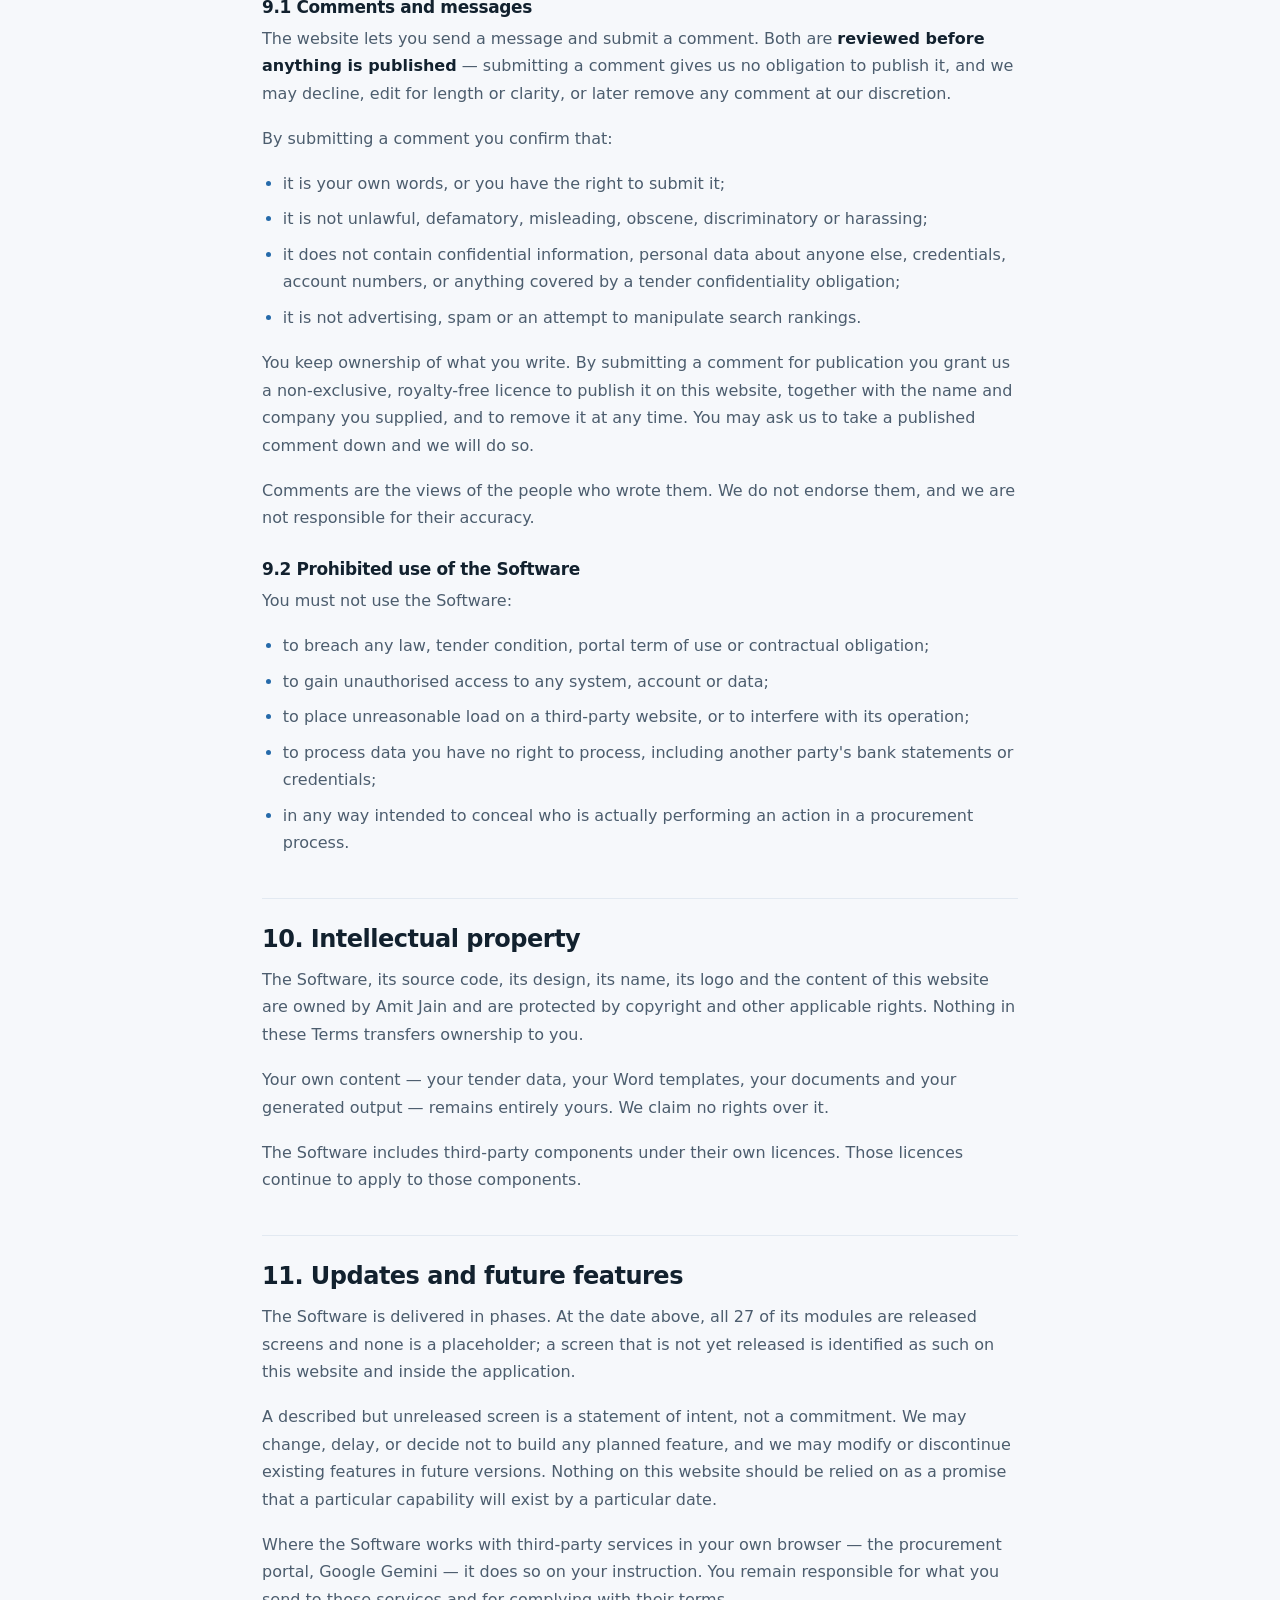
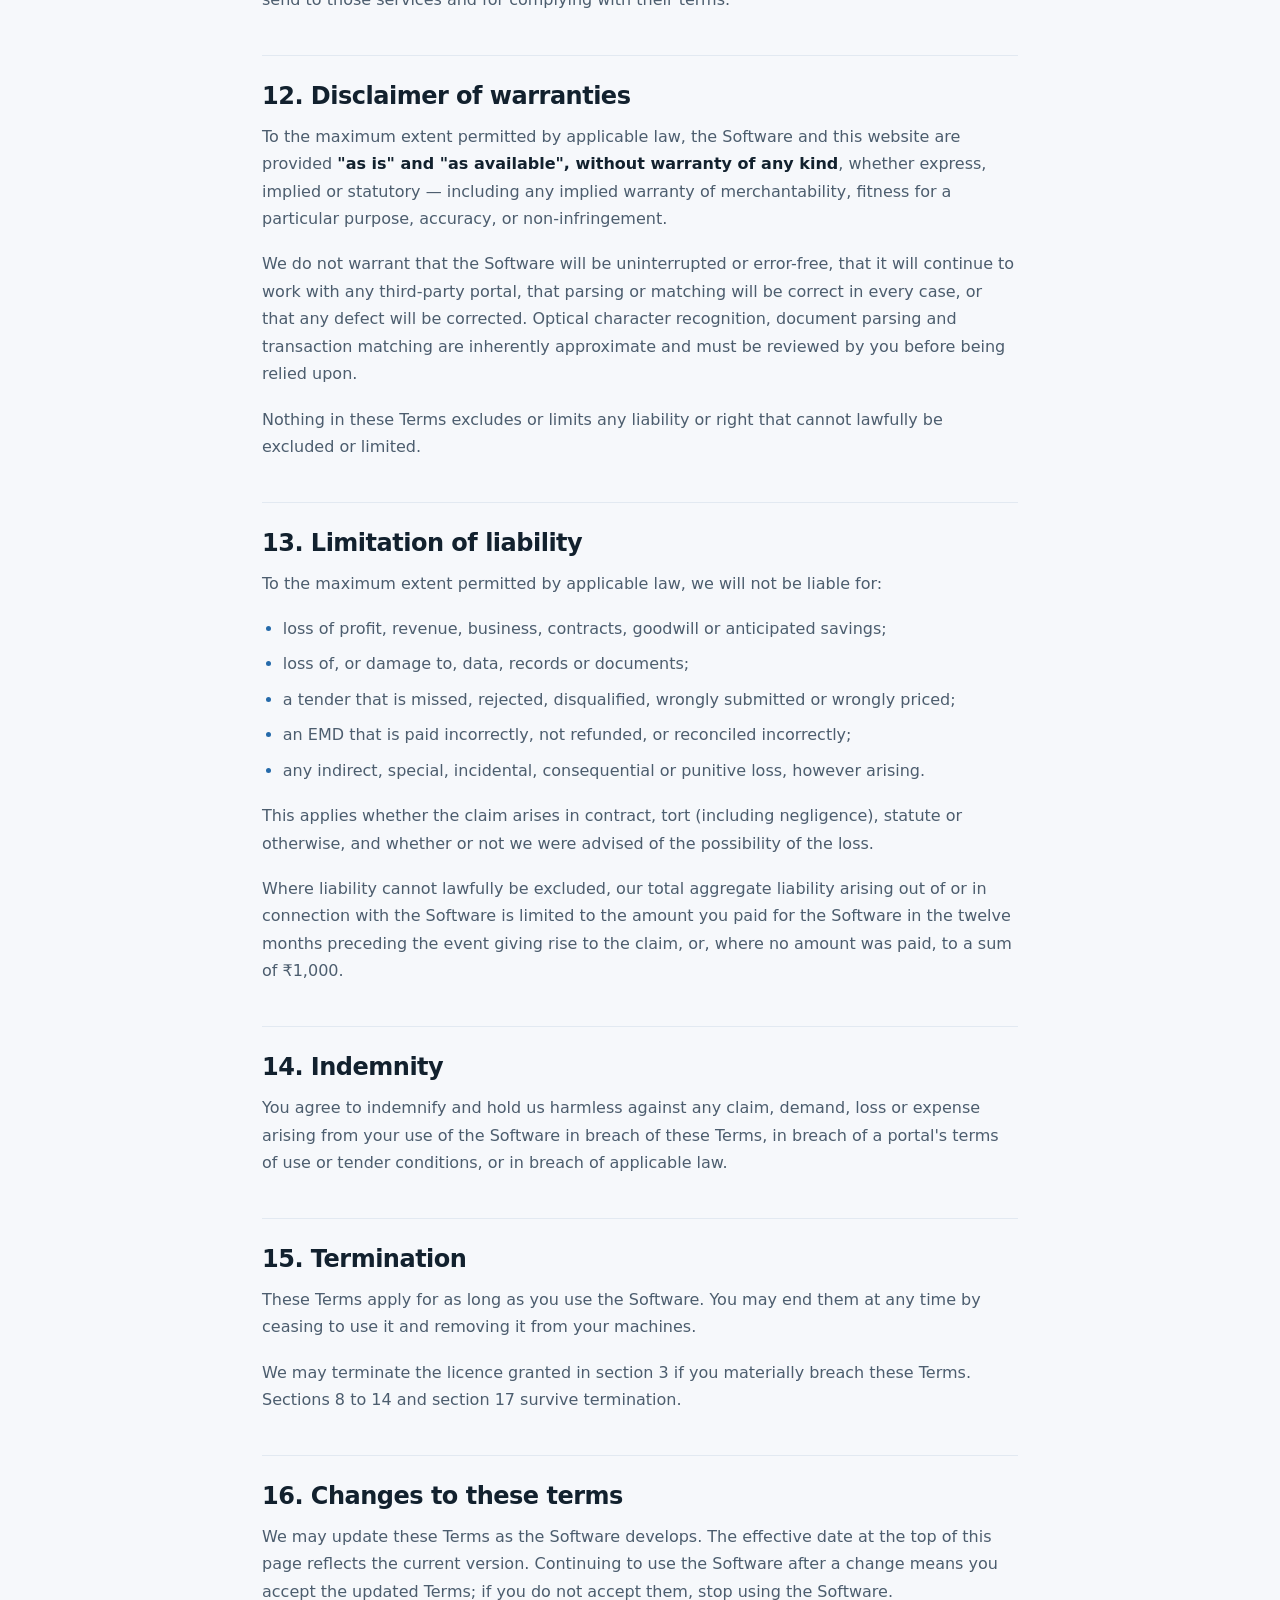
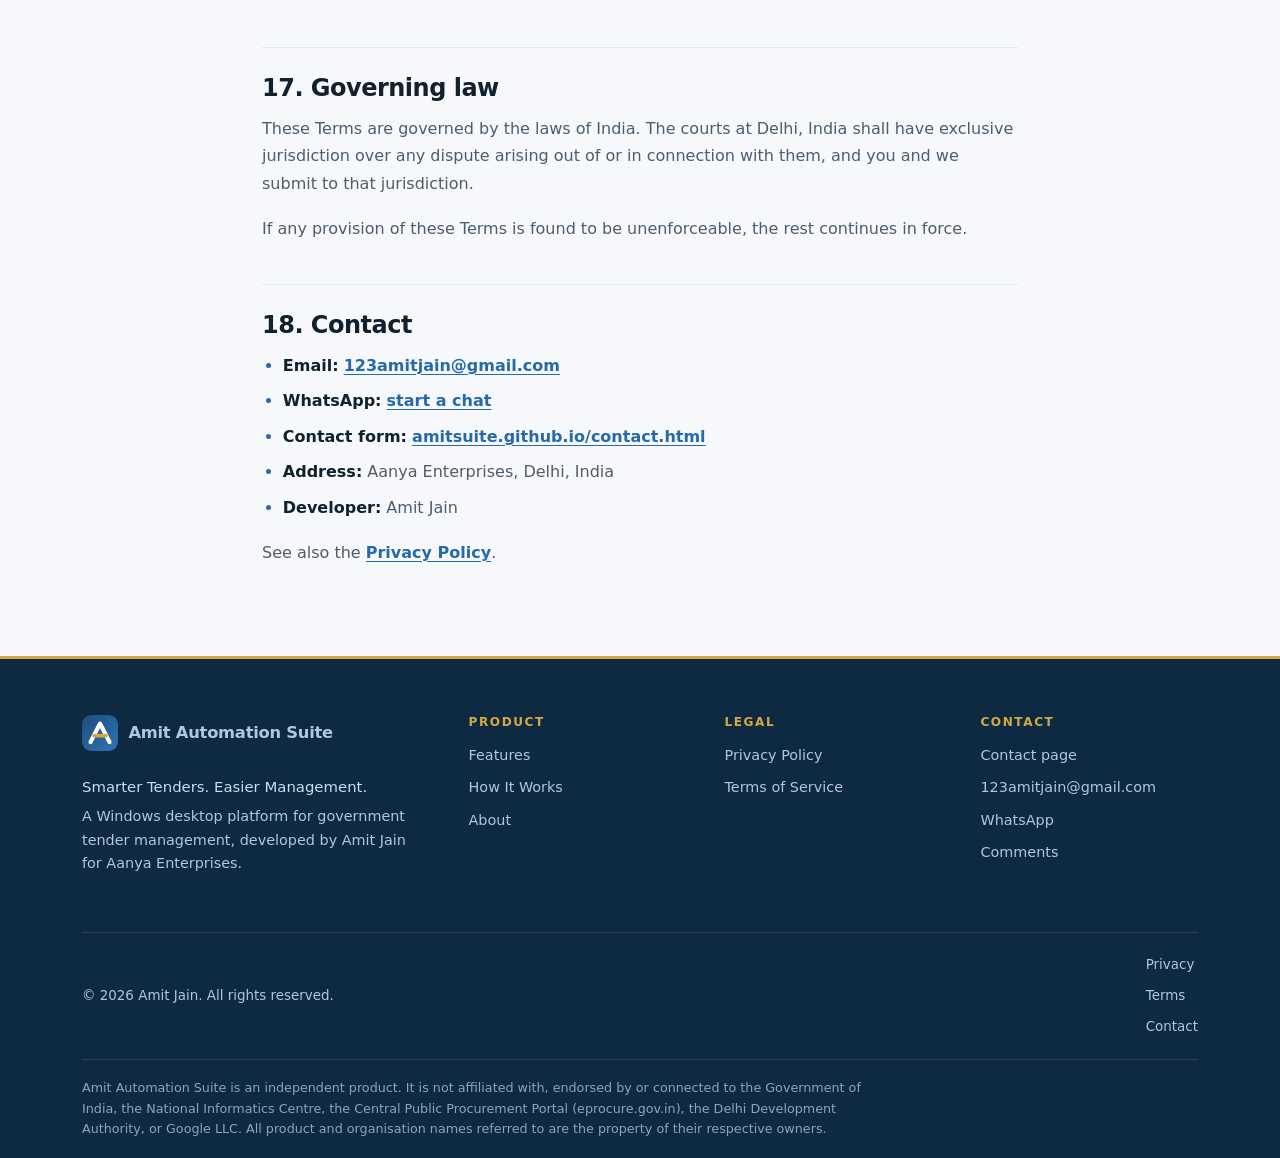
<file: terms.html>
<!DOCTYPE html>
<html lang="en" dir="ltr">
<head>
<meta charset="utf-8">
<meta name="viewport" content="width=device-width, initial-scale=1">
<title>Terms of Service — Amit Automation Suite</title>
<meta name="description" content="Terms of Service for Amit Automation Suite: licence, operator responsibilities, the limits of the automation, warranty disclaimer and liability.">
<meta name="author" content="Amit Jain">
<meta name="theme-color" content="#1F4E79">
<link rel="canonical" href="https://amitsuite.github.io/terms.html">

<meta property="og:type" content="article">
<meta property="og:site_name" content="Amit Automation Suite">
<meta property="og:title" content="Terms of Service — Amit Automation Suite">
<meta property="og:description" content="Licence, operator responsibilities, limits of the automation, third-party portals, warranty disclaimer and liability.">
<meta property="og:url" content="https://amitsuite.github.io/terms.html">
<meta property="og:image" content="https://amitsuite.github.io/assets/img/og-image.png">
<meta property="og:image:width" content="1200">
<meta property="og:image:height" content="630">
<meta property="og:image:alt" content="Amit Automation Suite — Smarter Tenders. Easier Management.">
<meta name="twitter:card" content="summary_large_image">
<meta name="twitter:title" content="Terms of Service — Amit Automation Suite">
<meta name="twitter:description" content="Licence, operator responsibilities, limits of the automation, and liability.">
<meta name="twitter:image" content="https://amitsuite.github.io/assets/img/og-image.png">

<link rel="icon" href="favicon.ico" sizes="any">
<link rel="icon" type="image/png" sizes="32x32" href="assets/img/favicon-32.png">
<link rel="icon" type="image/png" sizes="16x16" href="assets/img/favicon-16.png">
<link rel="apple-touch-icon" href="assets/img/apple-touch-icon.png">
<link rel="manifest" href="site.webmanifest">
<link rel="stylesheet" href="assets/css/styles.css">
<script>document.documentElement.classList.add('js');</script>
</head>
<body>
<a class="skip-link" href="#main">Skip to main content</a>
<div class="scroll-progress" aria-hidden="true"><span></span></div>

<header class="site-header">
  <div class="wrap">
    <nav class="nav" aria-label="Primary">
      <a class="brand" href="index.html">
        <img class="brand__mark" src="assets/img/icon-512.png" width="34" height="34" alt="" decoding="async">
        <span class="brand__text">
          <span class="brand__name">Amit Automation Suite</span>
          <span class="brand__sub">Tender Automation Platform</span>
        </span>
      </a>
      <button class="nav__toggle" type="button" aria-expanded="false" aria-controls="nav-menu">
        <span class="visually-hidden">Toggle navigation menu</span>
        <svg class="icon-open" viewBox="0 0 24 24" fill="none" stroke="currentColor" stroke-width="2" stroke-linecap="round" aria-hidden="true"><path d="M3 6h18M3 12h18M3 18h18"/></svg>
        <svg class="icon-close" viewBox="0 0 24 24" fill="none" stroke="currentColor" stroke-width="2" stroke-linecap="round" aria-hidden="true"><path d="M6 6l12 12M18 6L6 18"/></svg>
      </button>
      <div class="nav__menu" id="nav-menu">
        <ul class="nav__links">
          <li><a href="index.html">Home</a></li>
          <li><a href="features.html">Features</a></li>
          <li><a href="how-it-works.html">How It Works</a></li>
          <li><a href="about.html">About</a></li>
          <li><a href="privacy.html">Privacy</a></li>
          <li><a href="terms.html" aria-current="page">Terms</a></li>
        </ul>
        <div class="nav__cta"><a class="btn btn--primary" href="contact.html">Contact</a></div>
      </div>
    </nav>
  </div>
</header>

<main id="main">

  <section class="hero hero--page">
    <span class="hero__sheen" aria-hidden="true"></span>
    <div class="wrap">
      <div class="hero__inner">
        <ol class="crumb">
          <li><a href="index.html">Home</a></li>
          <li aria-current="page">Terms of Service</li>
        </ol>
        <p class="eyebrow eyebrow--light">Legal</p>
        <h1>Terms of Service</h1>
        <p class="lede">The terms on which Amit Automation Suite is made available, what the
          application will and will not do on your behalf, and where responsibility sits.</p>
      </div>
    </div>
  </section>

  <section class="section">
    <div class="wrap wrap--narrow">

      <ul class="meta-line">
        <li><b>Effective date:</b> 27 August 2026</li>
        <li><b>Last updated:</b> 22 October 2026</li>
        <li><b>Applies to:</b> Amit Automation Suite (desktop application) and this website</li>
      </ul>

      <div class="callout callout--gold">
        <svg viewBox="0 0 24 24" fill="none" stroke="currentColor" stroke-width="2" stroke-linecap="round" stroke-linejoin="round" aria-hidden="true"><path d="M12 9v4M12 17h.01"/><path d="M10.3 3.9 2.4 17.2A2 2 0 0 0 4.1 20h15.8a2 2 0 0 0 1.7-2.8L13.7 3.9a2 2 0 0 0-3.4 0z"/></svg>
        <div>
          <p class="mb-0"><strong>The point of section 5 in one line.</strong> Amit Automation Suite
            assists you; it does not bid for you. The CAPTCHA, the freeze and the final
            submission remain yours. The token PIN is typed, and Sign &amp; Upload pressed, only as
            set out in that section, and responsibility for what is submitted remains yours.</p>
        </div>
      </div>

      <nav class="toc" aria-label="Contents of these terms">
        <h2>On this page</h2>
        <ol>
          <li><a href="#acceptance">Agreement to these terms</a></li>
          <li><a href="#software">The software</a></li>
          <li><a href="#licence">Licence</a></li>
          <li><a href="#responsibilities">Your responsibilities</a></li>
          <li><a href="#automation-limits">What the automation will not do</a></li>
          <li><a href="#third-party">Portals and third-party services</a></li>
          <li><a href="#google">Google Calendar integration</a></li>
          <li><a href="#data">Your data and backups</a></li>
          <li><a href="#acceptable-use">Acceptable use &amp; comments</a></li>
          <li><a href="#ip">Intellectual property</a></li>
          <li><a href="#availability">Updates and future features</a></li>
          <li><a href="#warranty">Disclaimer of warranties</a></li>
          <li><a href="#liability">Limitation of liability</a></li>
          <li><a href="#indemnity">Indemnity</a></li>
          <li><a href="#termination">Termination</a></li>
          <li><a href="#changes">Changes to these terms</a></li>
          <li><a href="#law">Governing law</a></li>
          <li><a href="#contact">Contact</a></li>
        </ol>
      </nav>

      <div class="prose">

        <h2 id="acceptance">1. Agreement to these terms</h2>
        <p>These Terms of Service ("Terms") govern your use of the Amit Automation Suite desktop
          application ("AAS", "the Software") and of this website. The Software is provided by
          <strong>Amit Jain</strong> ("we", "us"), the developer, for
          <strong>Aanya Enterprises</strong>.</p>
        <p>By installing or using the Software, you agree to these Terms. If you do not agree, do not
          install or use it. These Terms should be read together with the
          <a href="privacy.html">Privacy Policy</a>, which forms part of them.</p>

        <h2 id="software">2. The software</h2>
        <p>AAS is a Windows desktop application for managing government construction tenders. It runs
          entirely on your own computer, stores its data in a local database on that computer, and
          does not require an account with us or with any service we operate.</p>
        <p>The Software is business tooling. It is not legal, financial, taxation or procurement
          advice, and nothing it produces should be treated as such.</p>

        <h2 id="licence">3. Licence</h2>
        <p>Subject to these Terms, you are granted a non-exclusive, non-transferable, revocable
          licence to install and use the Software for your own internal business purposes, on
          computers you control.</p>
        <p>You may not, and may not permit anyone else to:</p>
        <ul>
          <li>copy, redistribute, sublicense, rent, lease, sell or otherwise make the Software
            available to a third party;</li>
          <li>reverse engineer, decompile or disassemble the Software, except to the extent that
            applicable law expressly permits it despite this restriction;</li>
          <li>remove, obscure or alter any copyright, trade mark or other proprietary notice;</li>
          <li>use the Software to provide a service to third parties without our written agreement.</li>
        </ul>

        <h2 id="responsibilities">4. Your responsibilities</h2>
        <p>You are the operator, and you remain responsible for the work. In particular you are
          responsible for:</p>
        <ul>
          <li><strong>The accuracy of what you submit.</strong> The Software helps you prepare and
            organise information. Checking that a document, an amount, a date or a bid is correct
            before it is used or submitted is your responsibility.</li>
          <li><strong>Compliance.</strong> Your use of procurement portals, and of the Software with
            them, must comply with those portals' terms of use, with tender conditions, and with
            applicable law.</li>
          <li><strong>Authorisation.</strong> You must be entitled to use any credentials, digital
            signature, bank account or document you place into the Software, and to act for the firm
            on whose behalf you are working.</li>
          <li><strong>Your machine and account.</strong> Keeping your Windows account, device and
            credentials secure. Secrets stored by the Software are protected against use on another
            machine, but not against someone using your own unlocked session.</li>
          <li><strong>Reviewing what the Software proposes.</strong> Matches, suggestions and parsed
            values are proposals for you to confirm, not conclusions to rely on unread.</li>
        </ul>

        <h2 id="automation-limits">5. What the automation will not do</h2>
        <p>These limits are deliberate design constraints. The Software will not:</p>
        <ul>
          <li>fill, solve, or attempt to bypass a CAPTCHA, or press Login, Search or Submit behind
            one;</li>
          <li>read, enter or otherwise handle a one-time password;</li>
          <li>sign in with a DSC token or type its PIN, unless you have switched that option on
            and saved the PIN;</li>
          <li>perform the freeze or final submission of a bid;</li>
          <li>close or take over a browser session you did not start;</li>
          <li>apply a proposed receipt link or bank match to your records without your confirmation;</li>
          <li>overwrite a value your record already holds with a blank, or overwrite a categorisation
            you made by hand.</li>
        </ul>
        <p>Inside the portal's Java upload utility the Software can press Sign &amp; Upload. A
          fill-only option fills the utility and stops before that button.</p>
        <p>You must not attempt to circumvent these limits, and you must not use the Software in a way
          that would misrepresent automated activity as a human act where a portal or tender
          condition requires a human act.</p>

        <h2 id="third-party">6. Portals and third-party services</h2>
        <p>The Software interacts with third-party websites — including the Central Public Procurement
          Portal at eprocure.gov.in — through your own browser, at your direction. We do not control
          those services, and we are not responsible for their availability, their content, their
          rules, or any change they make to how they work.</p>
        <p>A portal changing its pages may cause a module to stop working correctly until it is
          updated. That is a normal consequence of automating someone else's website, and it is not a
          defect for which we accept liability.</p>
        <p><strong>Independence.</strong> Amit Automation Suite is an independent product. It is not
          affiliated with, endorsed by, sponsored by or connected to the Government of India, the
          National Informatics Centre, the Central Public Procurement Portal, the Delhi Development
          Authority, any bank, or Google LLC. All trade marks referred to belong to their respective
          owners.</p>

        <h2 id="google">7. Google Calendar integration</h2>
        <p>The Google Calendar integration is optional. If you enable it:</p>
        <ul>
          <li>Your use of Google services remains governed by
            <a href="https://policies.google.com/terms" rel="noopener noreferrer" target="_blank">Google's Terms of Service</a>
            and
            <a href="https://policies.google.com/privacy" rel="noopener noreferrer" target="_blank">Privacy Policy</a>.</li>
          <li>You confirm you are entitled to grant the Software access to the Google account and the
            calendar you select.</li>
          <li>The Software writes events only for tenders you have opted in, using title and
            description patterns you configure. What is sent to Google is therefore within your
            control, and you should not configure patterns that place information there which you do
            not wish to store in Google Calendar.</li>
          <li>You may withdraw access at any time by signing out in the Software or revoking access in
            your Google account. Events already created remain in your calendar until you remove
            them.</li>
        </ul>
        <p>Section 5 of the <a href="privacy.html#google-calendar">Privacy Policy</a> describes exactly
          what is read and written.</p>

        <h2 id="data">8. Your data and backups</h2>
        <p>Your records belong to you. They are stored on your own machine and we neither hold nor
          have access to them.</p>
        <p><strong>Backups are your responsibility.</strong> Hardware failure, accidental deletion,
          file corruption, malware or an operating system fault can destroy a local database. Keep
          regular backups of the database file and of your document folders, and verify that those
          backups restore. We are not able to recover data we never held.</p>
        <p>Uninstalling the Software does not delete your database or your document folders. Removing
          them is a step you take deliberately.</p>

        <h2 id="acceptable-use">9. Acceptable use, and content you submit</h2>

        <h3>9.1 Comments and messages</h3>
        <p>The website lets you send a message and submit a comment. Both are
          <strong>reviewed before anything is published</strong> — submitting a comment gives us no
          obligation to publish it, and we may decline, edit for length or clarity, or later remove
          any comment at our discretion.</p>
        <p>By submitting a comment you confirm that:</p>
        <ul>
          <li>it is your own words, or you have the right to submit it;</li>
          <li>it is not unlawful, defamatory, misleading, obscene, discriminatory or harassing;</li>
          <li>it does not contain confidential information, personal data about anyone else,
            credentials, account numbers, or anything covered by a tender confidentiality
            obligation;</li>
          <li>it is not advertising, spam or an attempt to manipulate search rankings.</li>
        </ul>
        <p>You keep ownership of what you write. By submitting a comment for publication you grant us
          a non-exclusive, royalty-free licence to publish it on this website, together with the name
          and company you supplied, and to remove it at any time. You may ask us to take a published
          comment down and we will do so.</p>
        <p>Comments are the views of the people who wrote them. We do not endorse them, and we are
          not responsible for their accuracy.</p>

        <h3>9.2 Prohibited use of the Software</h3>
        <p>You must not use the Software:</p>
        <ul>
          <li>to breach any law, tender condition, portal term of use or contractual obligation;</li>
          <li>to gain unauthorised access to any system, account or data;</li>
          <li>to place unreasonable load on a third-party website, or to interfere with its
            operation;</li>
          <li>to process data you have no right to process, including another party's bank statements
            or credentials;</li>
          <li>in any way intended to conceal who is actually performing an action in a procurement
            process.</li>
        </ul>

        <h2 id="ip">10. Intellectual property</h2>
        <p>The Software, its source code, its design, its name, its logo and the content of this
          website are owned by Amit Jain and are protected by copyright and other applicable rights.
          Nothing in these Terms transfers ownership to you.</p>
        <p>Your own content — your tender data, your Word templates, your documents and your
          generated output — remains entirely yours. We claim no rights over it.</p>
        <p>The Software includes third-party components under their own licences. Those licences
          continue to apply to those components.</p>

        <h2 id="availability">11. Updates and future features</h2>
        <p>The Software is delivered in phases. At the date above, all 27 of its modules are
          released screens and none is a placeholder; a screen that is not yet released is
          identified as such on this website and inside the application.</p>
        <p>A described but unreleased screen is a statement of intent, not a commitment. We may
          change, delay, or decide not to build any planned feature, and we may modify or
          discontinue existing features in future versions. Nothing on this website should be relied
          on as a promise that a particular capability will exist by a particular date.</p>
        <p>Where the Software works with third-party services in your own browser — the procurement
          portal, Google Gemini — it does so on your instruction. You remain responsible for what
          you send to those services and for complying with their terms.</p>

        <h2 id="warranty">12. Disclaimer of warranties</h2>
        <p>To the maximum extent permitted by applicable law, the Software and this website are
          provided <strong>"as is" and "as available", without warranty of any kind</strong>, whether
          express, implied or statutory — including any implied warranty of merchantability, fitness
          for a particular purpose, accuracy, or non-infringement.</p>
        <p>We do not warrant that the Software will be uninterrupted or error-free, that it will
          continue to work with any third-party portal, that parsing or matching will be correct in
          every case, or that any defect will be corrected. Optical character recognition, document
          parsing and transaction matching are inherently approximate and must be reviewed by you
          before being relied upon.</p>
        <p>Nothing in these Terms excludes or limits any liability or right that cannot lawfully be
          excluded or limited.</p>

        <h2 id="liability">13. Limitation of liability</h2>
        <p>To the maximum extent permitted by applicable law, we will not be liable for:</p>
        <ul>
          <li>loss of profit, revenue, business, contracts, goodwill or anticipated savings;</li>
          <li>loss of, or damage to, data, records or documents;</li>
          <li>a tender that is missed, rejected, disqualified, wrongly submitted or wrongly priced;</li>
          <li>an EMD that is paid incorrectly, not refunded, or reconciled incorrectly;</li>
          <li>any indirect, special, incidental, consequential or punitive loss, however arising.</li>
        </ul>
        <p>This applies whether the claim arises in contract, tort (including negligence), statute or
          otherwise, and whether or not we were advised of the possibility of the loss.</p>
        <p>Where liability cannot lawfully be excluded, our total aggregate liability arising out of
          or in connection with the Software is limited to the amount you paid for the Software in
          the twelve months preceding the event giving rise to the claim, or, where no amount was
          paid, to a sum of ₹1,000.</p>

        <h2 id="indemnity">14. Indemnity</h2>
        <p>You agree to indemnify and hold us harmless against any claim, demand, loss or expense
          arising from your use of the Software in breach of these Terms, in breach of a portal's
          terms of use or tender conditions, or in breach of applicable law.</p>

        <h2 id="termination">15. Termination</h2>
        <p>These Terms apply for as long as you use the Software. You may end them at any time by
          ceasing to use it and removing it from your machines.</p>
        <p>We may terminate the licence granted in section 3 if you materially breach these Terms.
          Sections 8 to 14 and section 17 survive termination.</p>

        <h2 id="changes">16. Changes to these terms</h2>
        <p>We may update these Terms as the Software develops. The effective date at the top of this
          page reflects the current version. Continuing to use the Software after a change means you
          accept the updated Terms; if you do not accept them, stop using the Software.</p>

        <h2 id="law">17. Governing law</h2>
        <p>These Terms are governed by the laws of India. The courts at Delhi, India shall have
          exclusive jurisdiction over any dispute arising out of or in connection with them, and you
          and we submit to that jurisdiction.</p>
        <p>If any provision of these Terms is found to be unenforceable, the rest continues in force.</p>

        <h2 id="contact">18. Contact</h2>
        <ul>
          <li><strong>Email:</strong> <a href="mailto:123amitjain@gmail.com">123amitjain@gmail.com</a></li>
          <li data-wa-item hidden><strong>WhatsApp:</strong> <a data-wa-link href="#" target="_blank" rel="noopener noreferrer">start a chat</a></li>
          <li><strong>Contact form:</strong> <a href="contact.html">amitsuite.github.io/contact.html</a></li>
          <li><strong>Address:</strong> Aanya Enterprises, Delhi, India</li>
          <li><strong>Developer:</strong> Amit Jain</li>
        </ul>
        <p>See also the <a href="privacy.html">Privacy Policy</a>.</p>

      </div>
    </div>
  </section>

</main>

<footer class="site-footer">
  <div class="wrap">
    <div class="footer__grid footer">
      <div>
        <a class="footer__brand" href="index.html">
          <img src="assets/img/icon-512.png" width="36" height="36" alt="" decoding="async" loading="lazy">
          <span>Amit Automation Suite</span>
        </a>
        <p class="footer__tag">Smarter Tenders. Easier Management.</p>
        <p class="footer__desc">A Windows desktop platform for government tender management,
          developed by Amit Jain for Aanya Enterprises.</p>
      </div>
      <div>
        <h2>Product</h2>
        <ul>
          <li><a href="features.html">Features</a></li>
          <li><a href="how-it-works.html">How It Works</a></li>
          <li><a href="about.html">About</a></li>
        </ul>
      </div>
      <div>
        <h2>Legal</h2>
        <ul>
          <li><a href="privacy.html">Privacy Policy</a></li>
          <li><a href="terms.html">Terms of Service</a></li>
        </ul>
      </div>
      <div>
        <h2>Contact</h2>
        <ul>
          <li><a href="contact.html">Contact page</a></li>
          <li><a href="mailto:123amitjain@gmail.com">123amitjain@gmail.com</a></li>
          <li data-wa-item hidden><a data-wa-link href="#" target="_blank" rel="noopener noreferrer">WhatsApp</a></li>
          <li><a href="contact.html#comments">Comments</a></li>
        </ul>
      </div>
    </div>

    <div class="footer__bottom footer">
      <p>&copy; <span data-year>2026</span> Amit Jain. All rights reserved.</p>
      <ul class="footer__legal">
        <li><a href="privacy.html">Privacy</a></li>
        <li><a href="terms.html">Terms</a></li>
        <li><a href="contact.html">Contact</a></li>
      </ul>
    </div>

    <div class="disclaimer">
      <p>Amit Automation Suite is an independent product. It is not affiliated with, endorsed by or
        connected to the Government of India, the National Informatics Centre, the Central Public
        Procurement Portal (eprocure.gov.in), the Delhi Development Authority, or Google LLC. All
        product and organisation names referred to are the property of their respective owners.</p>
    </div>
  </div>
</footer>

<a class="wa-float" data-wa-link data-wa-float href="#" hidden target="_blank"
   rel="noopener noreferrer" aria-label="Chat with us on WhatsApp">
  <svg viewBox="0 0 24 24" fill="currentColor" aria-hidden="true"><path d="M17.472 14.382c-.297-.149-1.758-.867-2.03-.967-.273-.099-.471-.148-.67.15-.197.297-.767.966-.94 1.164-.173.199-.347.223-.644.075-.297-.15-1.255-.463-2.39-1.475-.883-.788-1.48-1.761-1.653-2.059-.173-.297-.018-.458.13-.606.134-.133.298-.347.446-.52.149-.174.198-.298.298-.497.099-.198.05-.371-.025-.52-.075-.149-.669-1.612-.916-2.207-.242-.579-.487-.5-.669-.51-.173-.008-.371-.01-.57-.01-.198 0-.52.074-.792.372-.272.297-1.04 1.016-1.04 2.479 0 1.462 1.065 2.875 1.213 3.074.149.198 2.096 3.2 5.077 4.487.709.306 1.262.489 1.694.625.712.227 1.36.195 1.872.118.571-.085 1.758-.719 2.006-1.413.248-.694.248-1.289.173-1.413-.074-.124-.272-.198-.57-.347m-5.421 7.403h-.004a9.87 9.87 0 01-5.031-1.378l-.361-.214-3.741.982.998-3.648-.235-.374a9.86 9.86 0 01-1.51-5.26c.001-5.45 4.436-9.884 9.888-9.884 2.64 0 5.122 1.03 6.988 2.898a9.825 9.825 0 012.893 6.994c-.003 5.45-4.437 9.884-9.885 9.884m8.413-18.297A11.815 11.815 0 0012.05 0C5.495 0 .16 5.335.157 11.892c0 2.096.548 4.142 1.588 5.945L.057 24l6.305-1.654a11.882 11.882 0 005.683 1.448h.005c6.554 0 11.89-5.335 11.893-11.893A11.821 11.821 0 0020.465 3.488"/></svg>
  <span class="wa-float__label">Chat on WhatsApp</span>
</a>

<script src="assets/js/main.js" defer></script>
</body>
</html>
</file>
<file: assets/css/styles.css>
/* ==========================================================================
   Amit Automation Suite — website stylesheet
   Palette is taken from the application's own WPF theme
   (src/AmitAutomationSuite/Themes/LightTheme.xaml) so the site and the
   product read as one thing: navy #1F4E79, blue #2E75B6, gold #D4A843.
   ========================================================================== */

/* ---------- 1. Tokens ---------------------------------------------------- */

:root {
  /* Brand */
  --navy:        #1F4E79;
  --navy-deep:   #143A5C;
  --navy-ink:    #0E2942;
  --blue:        #2E75B6;
  --blue-soft:   #E7F0F9;
  --sky:         #7EC8E3;
  --gold:        #D4A843;
  --gold-light:  #E8C97A;
  --gold-soft:   #F7EEDA;
  --green:       #25714B;
  --amber:       #8A5A12;

  /* Neutrals. Every foreground token below is set so that it clears WCAG 2.1
     AA (4.5:1 for body text) on every surface it is actually used on —
     --surface, --surface-2, --bg and --bg-alt — not only on pure white. */
  --bg:          #F6F8FB;
  --bg-alt:      #EEF3F9;
  --surface:     #FFFFFF;
  --surface-2:   #FAFCFE;
  --line:        #E2E9F1;
  --line-strong: #CBD8E6;
  --ink:         #12212E;
  --ink-2:       #4C5D6E;
  --ink-3:       #5A6D7D;
  --on-dark:     #FFFFFF;
  --on-dark-2:   #C9DCEC;
  --on-dark-3:   #AEC8DC;

  /* Links carry their own tokens because --blue doubles as a button fill,
     where a lighter value would break white-on-blue in dark mode. */
  --link:        #256AAA;
  --link-hover:  #1F4E79;

  /* Shape & motion */
  --r-sm: 8px;
  --r:    14px;
  --r-lg: 20px;
  --shadow-sm: 0 1px 2px rgba(16, 40, 64, .06), 0 1px 3px rgba(16, 40, 64, .05);
  --shadow:    0 2px 4px rgba(16, 40, 64, .04), 0 8px 24px rgba(16, 40, 64, .07);
  --shadow-lg: 0 4px 8px rgba(16, 40, 64, .05), 0 24px 56px rgba(16, 40, 64, .13);
  --ring: 0 0 0 3px rgba(46, 117, 182, .35);
  --ease: cubic-bezier(.22, .61, .36, 1);

  /* Rhythm */
  --pad: clamp(1.25rem, 4vw, 2rem);
  --maxw: 1180px;

  /* Fonts — system stack only: zero network requests, no third-party
     dependency, and Segoe UI matches the desktop application on Windows. */
  --font: "Segoe UI", system-ui, -apple-system, "Helvetica Neue", Arial,
          "Noto Sans", sans-serif;
  --font-mono: "Cascadia Mono", "Consolas", "SF Mono", "Roboto Mono", monospace;
}

@media (prefers-color-scheme: dark) {
  :root {
    --bg:          #0D1720;
    --bg-alt:      #111E2A;
    --surface:     #15232F;
    --surface-2:   #1A2A38;
    --line:        #26394B;
    --line-strong: #344C63;
    --ink:         #E9F1F8;
    --ink-2:       #A9BED1;
    --ink-3:       #7D95AB;
    --blue-soft:   #17303F;
    --gold-soft:   #2E2716;
    --sky:         #7EC8E3;
    --green:       #5FCB92;
    --amber:       #E3B860;
    --link:        #7EC8E3;
    --link-hover:  #A8DCF0;
    --shadow-sm: 0 1px 2px rgba(0, 0, 0, .3);
    --shadow:    0 2px 4px rgba(0, 0, 0, .25), 0 8px 24px rgba(0, 0, 0, .34);
    --shadow-lg: 0 4px 8px rgba(0, 0, 0, .3), 0 24px 56px rgba(0, 0, 0, .5);
  }
}

/* ---------- 2. Reset & base --------------------------------------------- */

*, *::before, *::after { box-sizing: border-box; }

/* The UA rule for [hidden] is only `display: none`, so ANY author display rule
   beats it — `.contact-card { display: flex }` was enough to make a hidden
   element visible again. Everything the site hides at runtime (the WhatsApp
   elements, until a link is configured) depends on this holding. */
[hidden] { display: none !important; }

html {
  -webkit-text-size-adjust: 100%;
  scroll-behavior: smooth;
  scroll-padding-top: 84px;
}

body {
  margin: 0;
  background: var(--bg);
  color: var(--ink);
  font-family: var(--font);
  font-size: 1rem;
  line-height: 1.65;
  -webkit-font-smoothing: antialiased;
  text-rendering: optimizeLegibility;
}

img, svg, video { max-width: 100%; height: auto; display: block; }

h1, h2, h3, h4 {
  margin: 0 0 .5em;
  line-height: 1.18;
  letter-spacing: -.021em;
  font-weight: 700;
  color: var(--ink);
  text-wrap: balance;
}

h1 { font-size: clamp(2.1rem, 1.35rem + 2.7vw, 3.4rem); }
h2 { font-size: clamp(1.6rem, 1.15rem + 1.7vw, 2.35rem); }
h3 { font-size: clamp(1.1rem, .98rem + .48vw, 1.3rem); }
h4 { font-size: 1rem; }

p  { margin: 0 0 1.1em; }
p:last-child, ul:last-child, ol:last-child { margin-bottom: 0; }

a { color: var(--link); text-decoration-thickness: 1px; text-underline-offset: 3px; }
a:hover { color: var(--link-hover); }

strong { font-weight: 650; color: var(--ink); }

:focus-visible {
  outline: 3px solid var(--blue);
  outline-offset: 2px;
  border-radius: 4px;
}

hr { border: 0; border-top: 1px solid var(--line); margin: 2.5rem 0; }

/* ---------- 3. Layout helpers -------------------------------------------- */

.wrap {
  width: 100%;
  max-width: var(--maxw);
  margin-inline: auto;
  padding-inline: var(--pad);
}
.wrap--narrow { max-width: 820px; }

.section { padding-block: clamp(3.25rem, 7vw, 5.75rem); }
.section--tight { padding-block: clamp(2.5rem, 5vw, 4rem); }
.section--alt { background: var(--bg-alt); }

.skip-link {
  position: absolute;
  left: 50%;
  top: -60px;
  transform: translateX(-50%);
  z-index: 200;
  background: var(--navy);
  color: #fff;
  padding: .7rem 1.2rem;
  border-radius: 0 0 var(--r-sm) var(--r-sm);
  font-weight: 600;
  transition: top .18s var(--ease);
}
.skip-link:focus { top: 0; color: #fff; }

.eyebrow {
  display: inline-flex;
  align-items: center;
  gap: .55rem;
  margin: 0 0 .85rem;
  font-size: .78rem;
  font-weight: 700;
  letter-spacing: .13em;
  text-transform: uppercase;
  color: var(--amber);
}
.eyebrow::before {
  content: "";
  width: 24px;
  height: 2px;
  border-radius: 2px;
  background: var(--gold);
}
/* On the navy surfaces the plain gold does not clear 4.5:1, so the lighter
   step of the same hue is used there instead. */
.eyebrow--light { color: var(--gold-light); }

.section-head { max-width: 66ch; margin-bottom: clamp(2rem, 4vw, 3rem); }
.section-head--center { margin-inline: auto; text-align: center; }
.section-head--center .eyebrow { justify-content: center; }

.lede {
  font-size: clamp(1.03rem, .98rem + .3vw, 1.15rem);
  color: var(--ink-2);
  line-height: 1.72;
}

/* ---------- 4. Buttons ---------------------------------------------------- */

.btn {
  display: inline-flex;
  align-items: center;
  justify-content: center;
  gap: .55rem;
  padding: .8rem 1.5rem;
  border: 1px solid transparent;
  border-radius: 10px;
  font: inherit;
  font-weight: 600;
  font-size: .96rem;
  line-height: 1.2;
  text-decoration: none;
  cursor: pointer;
  transition: background-color .2s var(--ease), border-color .2s var(--ease),
              color .2s var(--ease), transform .2s var(--ease),
              box-shadow .2s var(--ease);
}
.btn:hover { transform: translateY(-1px); }
.btn:active { transform: translateY(0); }
.btn svg { width: 17px; height: 17px; flex: none; }

.btn--primary {
  background: var(--navy);
  color: #fff;
  box-shadow: var(--shadow-sm);
}
.btn--primary:hover { background: var(--blue); color: #fff; box-shadow: var(--shadow); }

.btn--ghost {
  background: transparent;
  color: var(--ink);
  border-color: var(--line-strong);
}
.btn--ghost:hover { background: var(--surface); border-color: var(--blue); color: var(--blue); }

.btn--onDark {
  background: rgba(255, 255, 255, .1);
  color: #fff;
  border-color: rgba(255, 255, 255, .32);
  backdrop-filter: blur(6px);
}
.btn--onDark:hover { background: rgba(255, 255, 255, .2); color: #fff; border-color: rgba(255, 255, 255, .6); }

.btn--gold { background: var(--gold); color: #2A2109; }
.btn--gold:hover { background: var(--gold-light, #E8C97A); color: #2A2109; }

.btn-row { display: flex; flex-wrap: wrap; gap: .85rem; }

/* ---------- 5. Header / navigation --------------------------------------- */

.site-header {
  position: sticky;
  top: 0;
  z-index: 100;
  background: color-mix(in srgb, var(--surface) 86%, transparent);
  backdrop-filter: saturate(180%) blur(14px);
  -webkit-backdrop-filter: saturate(180%) blur(14px);
  border-bottom: 1px solid transparent;
  transition: border-color .25s var(--ease), box-shadow .25s var(--ease);
}
.site-header.is-stuck {
  border-bottom-color: var(--line);
  box-shadow: 0 1px 16px rgba(16, 40, 64, .07);
}

.nav {
  display: flex;
  align-items: center;
  gap: 1rem;
  min-height: 68px;
}

.brand {
  display: inline-flex;
  align-items: center;
  gap: .65rem;
  margin-right: auto;
  text-decoration: none;
  color: var(--ink);
  font-weight: 700;
  letter-spacing: -.015em;
  padding: .25rem 0;
}
.brand:hover { color: var(--ink); }
.brand__mark { width: 34px; height: 34px; border-radius: 9px; flex: none; }
.brand__text { display: flex; flex-direction: column; line-height: 1.12; }
.brand__name { font-size: 1.005rem; }
.brand__sub {
  font-size: .655rem;
  font-weight: 600;
  letter-spacing: .11em;
  text-transform: uppercase;
  color: var(--ink-3);
}

.nav__menu {
  display: flex;
  align-items: center;
  gap: .35rem;
}

.nav__links {
  display: flex;
  align-items: center;
  gap: .15rem;
  list-style: none;
  margin: 0;
  padding: 0;
}
.nav__links a {
  display: block;
  position: relative;
  padding: .55rem .8rem;
  border-radius: 8px;
  color: var(--ink-2);
  font-size: .935rem;
  font-weight: 550;
  text-decoration: none;
  transition: color .18s var(--ease), background-color .18s var(--ease);
}
.nav__links a:hover { color: var(--link-hover); background: var(--blue-soft); }

.nav__links a[aria-current="page"] { color: var(--ink); font-weight: 650; }
.nav__links a[aria-current="page"]::after {
  content: "";
  position: absolute;
  left: .8rem;
  right: .8rem;
  bottom: .2rem;
  height: 2px;
  border-radius: 2px;
  background: var(--gold);
}

.nav__cta { margin-left: .5rem; }

.nav__toggle {
  display: none;
  align-items: center;
  justify-content: center;
  width: 42px;
  height: 42px;
  padding: 0;
  border: 1px solid var(--line-strong);
  border-radius: 10px;
  background: var(--surface);
  color: var(--ink);
  cursor: pointer;
}
.nav__toggle svg { width: 20px; height: 20px; }
.nav__toggle .icon-close { display: none; }
.nav__toggle[aria-expanded="true"] .icon-close { display: block; }
.nav__toggle[aria-expanded="true"] .icon-open { display: none; }

@media (max-width: 900px) {
  .nav__toggle { display: inline-flex; }
  .nav__menu {
    position: absolute;
    inset: 68px 0 auto;
    display: none;
    padding: .75rem var(--pad) 1.25rem;
    background: var(--surface);
    border-bottom: 1px solid var(--line);
    box-shadow: var(--shadow);
  }
  .nav__menu.is-open { display: block; }
  .nav__links { flex-direction: column; align-items: stretch; gap: .1rem; }
  .nav__links a { padding: .78rem .6rem; font-size: 1rem; }
  .nav__links a[aria-current="page"]::after { left: .6rem; right: auto; width: 22px; bottom: .45rem; }
  .nav__cta { margin: .8rem 0 0; }
  .nav__cta .btn { width: 100%; }
}

/* ---------- 6. Hero ------------------------------------------------------- */

.hero {
  position: relative;
  overflow: hidden;
  /* The light end of this ramp is capped so that even its brightest point —
     the sky glow over the final stop — stays dark enough for --on-dark-3 and
     the gold eyebrow to clear 4.5:1. */
  background:
    radial-gradient(900px 460px at 78% -8%, rgba(126, 200, 227, .12), transparent 62%),
    linear-gradient(152deg, var(--navy-ink) 0%, var(--navy) 46%, #1C4666 100%);
  color: var(--on-dark);
  isolation: isolate;
}
.hero::before {
  content: "";
  position: absolute;
  inset: 0;
  z-index: -1;
  background-image:
    linear-gradient(rgba(255, 255, 255, .055) 1px, transparent 1px),
    linear-gradient(90deg, rgba(255, 255, 255, .055) 1px, transparent 1px);
  background-size: 52px 52px;
  mask-image: radial-gradient(120% 100% at 50% 0%, #000 35%, transparent 78%);
  -webkit-mask-image: radial-gradient(120% 100% at 50% 0%, #000 35%, transparent 78%);
}
.hero::after {
  content: "";
  position: absolute;
  left: 0; right: 0; bottom: 0;
  height: 3px;
  background: linear-gradient(90deg, transparent, var(--gold) 28%, var(--gold) 72%, transparent);
  opacity: .75;
}

.hero__inner {
  display: grid;
  grid-template-columns: minmax(0, 1.02fr) minmax(0, 1fr);
  align-items: center;
  gap: clamp(2rem, 5vw, 4rem);
  padding-block: clamp(3.5rem, 8vw, 6rem);
}
.hero h1 { color: #fff; }
.hero .lede { color: var(--on-dark-2); max-width: 54ch; }

.hero__badge {
  display: inline-flex;
  align-items: center;
  gap: .5rem;
  margin-bottom: 1.4rem;
  padding: .38rem .85rem .38rem .5rem;
  border: 1px solid rgba(255, 255, 255, .22);
  border-radius: 999px;
  background: rgba(255, 255, 255, .08);
  font-size: .8rem;
  font-weight: 600;
  color: var(--on-dark-2);
}
.hero__badge b {
  padding: .12rem .5rem;
  border-radius: 999px;
  background: var(--gold);
  color: #2A2109;
  font-size: .7rem;
  font-weight: 800;
  letter-spacing: .05em;
  text-transform: uppercase;
}

.hero__meta {
  display: flex;
  flex-wrap: wrap;
  gap: .5rem 1.5rem;
  margin-top: 2.2rem;
  padding-top: 1.5rem;
  border-top: 1px solid rgba(255, 255, 255, .16);
  list-style: none;
  padding-inline: 0;
}
.hero__meta li {
  display: flex;
  align-items: center;
  gap: .45rem;
  font-size: .855rem;
  color: var(--on-dark-3);
}
.hero__meta svg { width: 15px; height: 15px; color: var(--sky); flex: none; }

.hero--page .hero__inner {
  display: block;
  padding-block: clamp(2.75rem, 6vw, 4.25rem);
  max-width: 74ch;
}
.hero--page h1 { margin-bottom: .35rem; }
.hero--page .lede { color: var(--on-dark-2); }

.crumb {
  display: flex;
  gap: .45rem;
  margin: 0 0 1rem;
  padding: 0;
  list-style: none;
  font-size: .82rem;
  color: var(--on-dark-3);
}
.crumb a { color: var(--on-dark-2); text-decoration: none; }
.crumb a:hover { color: #fff; text-decoration: underline; }
.crumb li + li::before { content: "/"; margin-right: .45rem; color: rgba(255, 255, 255, .3); }

/* ---------- 7. App mock (illustration of the real UI layout) ------------- */

.mock {
  border-radius: var(--r-lg);
  overflow: hidden;
  background: #F5F5F5;
  border: 1px solid rgba(255, 255, 255, .2);
  box-shadow: 0 30px 70px rgba(4, 20, 36, .55);
  font-size: 11px;
  color: #1A1A1A;
  transform: perspective(1400px) rotateY(-6deg) rotateX(1.5deg);
  transform-origin: left center;
}
.mock__bar {
  display: flex;
  align-items: center;
  gap: .5rem;
  padding: .55rem .8rem;
  background: #1F4E79;
  color: #fff;
}
.mock__dots { display: flex; gap: 5px; }
.mock__dots i { width: 9px; height: 9px; border-radius: 50%; background: rgba(255, 255, 255, .35); }
.mock__title { font-size: 10.5px; font-weight: 600; letter-spacing: .02em; }
.mock__body { display: grid; grid-template-columns: 118px 1fr; min-height: 322px; }

.mock__side { background: #1F4E79; padding: .7rem .5rem; color: #fff; }
.mock__group {
  margin: .55rem 0 .3rem;
  padding-left: .35rem;
  font-size: 8.5px;
  font-weight: 700;
  letter-spacing: .12em;
}
.mock__group.g-data { color: #5AAFCF; }
.mock__group.g-auto { color: #C9A84E; }
.mock__group.g-rep  { color: #5AAF7E; }
.mock__group.g-set  { color: #9A85BF; }
.mock__nav { display: flex; align-items: center; gap: .38rem; padding: .3rem .4rem; border-radius: 5px; font-size: 10px; }
.mock__nav.t-data { color: #7EC8E3; }
.mock__nav.t-auto { color: #E8C97A; }
.mock__nav.t-rep  { color: #7ED69E; }
.mock__nav.t-set  { color: #C4B0E0; }
.mock__nav.is-active { background: #2A5F85; color: #fff; box-shadow: inset 2px 0 0 #D4A843; }
.mock__nav em { font-style: normal; opacity: .95; }

.mock__main { padding: .8rem; background: #F5F5F5; }
.mock__label { font-size: 9.5px; font-weight: 700; color: #1F4E79; margin-bottom: .45rem; letter-spacing: .02em; }
.mock__cards { display: grid; grid-template-columns: repeat(4, 1fr); gap: .45rem; margin-bottom: .8rem; }
.mock__card {
  background: #fff;
  border: 1px solid #D0D0D0;
  border-radius: 7px;
  padding: .5rem .45rem;
}
.mock__card span { display: block; font-size: 8px; color: #606060; line-height: 1.3; }
.mock__card b { display: block; margin-top: .18rem; font-size: 15px; font-weight: 700; }
.mock__card b.c-blue { color: #1F4E79; }
.mock__card b.c-green { color: #28A745; }
.mock__card b.c-amber { color: #B7791F; }
.mock__card b.c-red { color: #DC3545; }
.mock__card b.money { font-size: 12.5px; }

.mock__grid { background: #fff; border: 1px solid #D0D0D0; border-radius: 7px; overflow: hidden; }
.mock__row { display: grid; grid-template-columns: 1.5fr 1fr .8fr .7fr; gap: .4rem; padding: .34rem .5rem; font-size: 8.5px; }
.mock__row.head { background: #1F4E79; color: #fff; font-weight: 700; }
.mock__row.alt { background: #F0F4F8; }
.mock__row.sel { background: #D4A843; color: #2A2109; font-weight: 600; }
.mock__row span { overflow: hidden; text-overflow: ellipsis; white-space: nowrap; }

.mock__caption {
  margin-top: 1rem;
  font-size: .78rem;
  color: var(--on-dark-3);
  text-align: right;
}

@media (max-width: 940px) {
  .hero__inner { grid-template-columns: 1fr; }
  .mock { transform: none; }
  .mock__caption { text-align: left; }
}
@media (max-width: 560px) {
  .mock__body { grid-template-columns: 1fr; }
  .mock__side { display: none; }
  .mock__cards { grid-template-columns: repeat(2, 1fr); }
  .mock__row { grid-template-columns: 1.6fr 1fr .8fr; }
  .mock__row span:nth-child(4) { display: none; }
}

/* ---------- 8. Trust strip ------------------------------------------------ */

.strip {
  background: var(--surface);
  border-bottom: 1px solid var(--line);
}
.strip__list {
  display: flex;
  flex-wrap: wrap;
  justify-content: space-between;
  gap: 1rem 2rem;
  margin: 0;
  padding: 1.15rem 0;
  list-style: none;
}
.strip__list li {
  display: flex;
  align-items: center;
  gap: .55rem;
  font-size: .87rem;
  font-weight: 600;
  color: var(--ink-2);
}
.strip__list svg { width: 17px; height: 17px; color: var(--link); flex: none; }

/* ---------- 9. Cards ------------------------------------------------------ */

/* The minmax() floor is wrapped in min(100%, …) so a track is never forced
   wider than the container. Without it a 320px phone gets a horizontal
   scrollbar the moment the preferred column width exceeds the content box. */
.grid { display: grid; gap: clamp(1rem, 2vw, 1.4rem); }
.grid--3 { grid-template-columns: repeat(auto-fit, minmax(min(100%, 280px), 1fr)); }
.grid--2 { grid-template-columns: repeat(auto-fit, minmax(min(100%, 320px), 1fr)); }
.grid--4 { grid-template-columns: repeat(auto-fit, minmax(min(100%, 215px), 1fr)); }
.grid > * { min-width: 0; }

.card {
  position: relative;
  display: flex;
  flex-direction: column;
  padding: clamp(1.4rem, 2.4vw, 1.85rem);
  background: var(--surface);
  border: 1px solid var(--line);
  border-radius: var(--r);
  box-shadow: var(--shadow-sm);
  transition: transform .28s var(--ease), box-shadow .28s var(--ease),
              border-color .28s var(--ease);
}
.card--hover:hover {
  transform: translateY(-3px);
  border-color: var(--line-strong);
  box-shadow: var(--shadow);
}
.card h3 { margin-bottom: .55rem; }
.card p { color: var(--ink-2); font-size: .945rem; }

.card__icon {
  display: grid;
  place-items: center;
  width: 46px;
  height: 46px;
  margin-bottom: 1.1rem;
  border-radius: 12px;
  background: var(--blue-soft);
  color: var(--navy);
  flex: none;
}
.card__icon svg { width: 23px; height: 23px; }
@media (prefers-color-scheme: dark) { .card__icon { color: var(--sky); } }

.card__icon--gold { background: var(--gold-soft); color: var(--amber); }

.card__list {
  margin: 1.15rem 0 0;
  padding: 1.05rem 0 0;
  border-top: 1px solid var(--line);
  list-style: none;
  display: grid;
  gap: .5rem;
}
.card__list li {
  position: relative;
  padding-left: 1.3rem;
  font-size: .885rem;
  color: var(--ink-2);
  line-height: 1.55;
}
.card__list li::before {
  content: "";
  position: absolute;
  left: 0;
  top: .55em;
  width: 6px;
  height: 6px;
  border-radius: 2px;
  background: var(--gold);
}

.tag {
  display: inline-flex;
  align-items: center;
  gap: .35rem;
  padding: .18rem .55rem;
  border-radius: 999px;
  border: 1px solid var(--line-strong);
  background: var(--surface-2);
  font-size: .705rem;
  font-weight: 700;
  letter-spacing: .05em;
  text-transform: uppercase;
  color: var(--ink-3);
  white-space: nowrap;
}
.tag--live   { border-color: rgba(47, 133, 90, .38);  background: rgba(47, 133, 90, .1);  color: var(--green); }
.tag--dev    { border-color: rgba(183, 121, 31, .38); background: rgba(183, 121, 31, .1); color: var(--amber); }

.card__head {
  display: flex;
  align-items: flex-start;
  justify-content: space-between;
  gap: .75rem;
}
.card__head h3 { margin-bottom: .55rem; }

/* ---------- 10. Steps / workflow ----------------------------------------- */

.steps { counter-reset: step; display: grid; gap: 0; }
.step {
  position: relative;
  display: grid;
  grid-template-columns: 60px minmax(0, 1fr);
  gap: clamp(1rem, 2.5vw, 1.75rem);
  padding-bottom: 2.4rem;
}
.step:last-child { padding-bottom: 0; }
.step::before {
  counter-increment: step;
  content: counter(step, decimal-leading-zero);
  display: grid;
  place-items: center;
  width: 52px;
  height: 52px;
  border-radius: 14px;
  background: var(--surface);
  border: 1px solid var(--line-strong);
  box-shadow: var(--shadow-sm);
  color: var(--navy);
  font-size: .96rem;
  font-weight: 800;
  letter-spacing: -.02em;
  z-index: 1;
}
@media (prefers-color-scheme: dark) { .step::before { color: var(--sky); } }
.step:not(:last-child)::after {
  content: "";
  position: absolute;
  left: 26px;
  top: 56px;
  bottom: 10px;
  width: 2px;
  background: linear-gradient(var(--line-strong), var(--line));
}
.step__body { padding-top: .35rem; }
.step__body h3 { margin-bottom: .45rem; }
.step__body p { color: var(--ink-2); }
.step__note {
  display: flex;
  gap: .55rem;
  margin-top: .85rem;
  padding: .7rem .9rem;
  border-radius: var(--r-sm);
  border-left: 3px solid var(--gold);
  background: var(--gold-soft);
  font-size: .875rem;
  color: var(--ink-2);
}
.step__note svg { width: 16px; height: 16px; color: var(--amber); flex: none; margin-top: .18rem; }
.step__module {
  display: inline-block;
  margin-bottom: .5rem;
  font-size: .74rem;
  font-weight: 700;
  letter-spacing: .09em;
  text-transform: uppercase;
  color: var(--ink-3);
}

/* ---------- 11. Security panel ------------------------------------------- */

.panel {
  position: relative;
  overflow: hidden;
  border-radius: var(--r-lg);
  background: linear-gradient(150deg, var(--navy-ink), var(--navy) 58%, #1C4666);
  color: var(--on-dark);
  padding: clamp(1.9rem, 4.5vw, 3.4rem);
}
.panel::before {
  content: "";
  position: absolute;
  inset: 0;
  background-image:
    linear-gradient(rgba(255, 255, 255, .05) 1px, transparent 1px),
    linear-gradient(90deg, rgba(255, 255, 255, .05) 1px, transparent 1px);
  background-size: 44px 44px;
  mask-image: radial-gradient(90% 90% at 88% 8%, #000, transparent 72%);
  -webkit-mask-image: radial-gradient(90% 90% at 88% 8%, #000, transparent 72%);
  pointer-events: none;
}
.panel > * { position: relative; }
.panel h2 { color: #fff; }
.panel .lede { color: var(--on-dark-2); }
.panel__grid {
  display: grid;
  grid-template-columns: repeat(auto-fit, minmax(min(100%, 258px), 1fr));
  gap: 1.4rem clamp(1.5rem, 3vw, 2.6rem);
  margin-top: clamp(1.75rem, 3.5vw, 2.6rem);
}
.panel__grid > * { min-width: 0; }
.panel__item { display: grid; grid-template-columns: 34px 1fr; gap: .9rem; }
.panel__item svg { width: 21px; height: 21px; color: var(--gold); margin-top: .22rem; }
.panel__item h3 { color: #fff; font-size: 1.01rem; margin-bottom: .3rem; }
.panel__item p { color: var(--on-dark-2); font-size: .89rem; margin: 0; line-height: 1.62; }

/* ---------- 12. CTA band -------------------------------------------------- */

.cta {
  border-top: 1px solid var(--line);
  background: var(--surface);
}
.cta__inner {
  display: flex;
  flex-wrap: wrap;
  align-items: center;
  justify-content: space-between;
  gap: 1.5rem;
  padding-block: clamp(2.5rem, 5vw, 3.5rem);
}
.cta__text { max-width: 58ch; }
.cta__text h2 { font-size: clamp(1.4rem, 1.1rem + 1.1vw, 1.9rem); margin-bottom: .4rem; }
.cta__text p { color: var(--ink-2); margin: 0; }

/* ---------- 13. Prose (legal + long-form) -------------------------------- */

.prose { font-size: 1rem; color: var(--ink-2); }
.prose h2 {
  margin-top: 2.6rem;
  margin-bottom: .8rem;
  padding-top: 1.6rem;
  border-top: 1px solid var(--line);
  font-size: clamp(1.22rem, 1.05rem + .6vw, 1.5rem);
}
.prose > h2:first-child { margin-top: 0; padding-top: 0; border-top: 0; }
.prose h3 { margin-top: 1.7rem; margin-bottom: .5rem; font-size: 1.06rem; }
.prose p, .prose li { line-height: 1.72; }
.prose ul, .prose ol { margin: 0 0 1.1em; padding-left: 1.3rem; }
.prose li { margin-bottom: .5rem; }
.prose li::marker { color: var(--link); }
.prose strong { color: var(--ink); }
.prose a { font-weight: 550; }

.prose table {
  width: 100%;
  border-collapse: collapse;
  margin: 0 0 1.3rem;
  font-size: .92rem;
}
.prose caption { caption-side: top; text-align: left; padding-bottom: .6rem; font-size: .86rem; color: var(--ink-3); }
.prose th, .prose td {
  padding: .7rem .85rem;
  border: 1px solid var(--line);
  text-align: left;
  vertical-align: top;
}
.prose thead th { background: var(--bg-alt); color: var(--ink); font-weight: 650; }
.prose tbody tr:nth-child(even) { background: var(--surface-2); }
.table-scroll { overflow-x: auto; margin-bottom: 1.3rem; -webkit-overflow-scrolling: touch; }
.table-scroll table { margin-bottom: 0; }

.callout {
  display: grid;
  grid-template-columns: 22px 1fr;
  gap: .85rem;
  margin: 0 0 1.6rem;
  padding: 1.1rem 1.25rem;
  border: 1px solid var(--line);
  border-left: 3px solid var(--link);
  border-radius: var(--r-sm);
  background: var(--surface);
  font-size: .93rem;
}
.callout svg { width: 20px; height: 20px; color: var(--link); margin-top: .18rem; }
.callout p { margin-bottom: .6rem; }
.callout--gold { border-left-color: var(--gold); }
.callout--gold svg { color: var(--amber); }

.meta-line {
  display: flex;
  flex-wrap: wrap;
  gap: .5rem 1.5rem;
  margin: 0 0 2.2rem;
  padding: .9rem 1.1rem;
  border: 1px solid var(--line);
  border-radius: var(--r-sm);
  background: var(--surface);
  list-style: none;
  font-size: .87rem;
  color: var(--ink-3);
}
.meta-line b { color: var(--ink-2); font-weight: 650; }

.toc {
  margin: 0 0 2.4rem;
  padding: 1.25rem 1.4rem;
  border: 1px solid var(--line);
  border-radius: var(--r);
  background: var(--surface);
}
.toc h2 {
  margin: 0 0 .75rem !important;
  padding: 0 !important;
  border: 0 !important;
  font-size: .78rem !important;
  font-weight: 700;
  letter-spacing: .12em;
  text-transform: uppercase;
  color: var(--ink-3);
}
.toc ol {
  margin: 0;
  padding-left: 1.15rem;
  columns: 2;
  column-gap: 2rem;
  font-size: .92rem;
}
.toc li { margin-bottom: .38rem; break-inside: avoid; }
@media (max-width: 620px) { .toc ol { columns: 1; } }

/* ---------- 14. Spec / definition list ----------------------------------- */

.spec {
  display: grid;
  grid-template-columns: minmax(150px, 200px) 1fr;
  gap: 0;
  margin: 0;
  border: 1px solid var(--line);
  border-radius: var(--r);
  overflow: hidden;
  background: var(--surface);
  font-size: .93rem;
}
.spec dt {
  padding: .8rem 1.1rem;
  border-bottom: 1px solid var(--line);
  background: var(--surface-2);
  font-weight: 650;
  color: var(--ink);
}
.spec dd {
  margin: 0;
  padding: .8rem 1.1rem;
  border-bottom: 1px solid var(--line);
  color: var(--ink-2);
}
.spec dt:nth-last-of-type(1), .spec dd:nth-last-of-type(1) { border-bottom: 0; }

/* Inside a card the surrounding chrome is already there — drop the outer box. */
.spec--plain { border: 0; border-radius: 0; background: transparent; }
.spec--plain dt { background: transparent; }
@media (max-width: 560px) {
  .spec { grid-template-columns: 1fr; }
  .spec dt { border-bottom: 0; padding-bottom: .2rem; background: var(--surface); }
  .spec dd { padding-top: .1rem; }
}

/* ---------- 15. Contact --------------------------------------------------- */

.contact-card {
  display: flex;
  flex-direction: column;
  gap: .35rem;
  padding: clamp(1.4rem, 2.4vw, 1.8rem);
  background: var(--surface);
  border: 1px solid var(--line);
  border-radius: var(--r);
  box-shadow: var(--shadow-sm);
}
.contact-card__label {
  font-size: .74rem;
  font-weight: 700;
  letter-spacing: .12em;
  text-transform: uppercase;
  color: var(--ink-3);
}
.contact-card__value { font-size: 1.06rem; font-weight: 650; word-break: break-word; }
.contact-card__value a { text-decoration: none; }
.contact-card__value a:hover { text-decoration: underline; }
.contact-card__note { font-size: .87rem; color: var(--ink-3); margin: 0; }

/* ---------- 16. Footer ---------------------------------------------------- */

.site-footer {
  background: var(--navy-ink);
  color: var(--on-dark-3);
  border-top: 3px solid var(--gold);
  font-size: .9rem;
}
@media (prefers-color-scheme: dark) { .site-footer { background: #0A1620; } }

/* Mobile-first and explicit. An auto-fit track list with a wide minmax() floor
   forces columns wider than a 360px screen can hold, so the breakpoints are
   stated rather than inferred. min-width:0 stops a long link (the email
   address) from pushing its 1fr track open. */
.footer__grid {
  display: grid;
  grid-template-columns: 1fr;
  gap: 2rem clamp(1.5rem, 3vw, 3rem);
  padding-block: clamp(2.5rem, 5vw, 3.5rem);
}
.footer__grid > * { min-width: 0; }

@media (min-width: 600px) {
  .footer__grid { grid-template-columns: repeat(3, minmax(0, 1fr)); }
  .footer__grid > :first-child { grid-column: 1 / -1; }
}
@media (min-width: 940px) {
  .footer__grid { grid-template-columns: 1.6fr repeat(3, minmax(0, 1fr)); }
  .footer__grid > :first-child { grid-column: auto; }
}
.footer__brand { display: inline-flex; align-items: center; gap: .65rem; text-decoration: none; color: #fff; }
.footer__brand img { width: 36px; height: 36px; border-radius: 9px; }
.footer__brand span { font-size: 1.02rem; font-weight: 700; letter-spacing: -.015em; }
.footer__tag { margin: 1rem 0 .35rem; color: var(--on-dark-2); font-size: .93rem; }
.footer__desc { margin: 0; max-width: 42ch; line-height: 1.65; }

.footer h2 {
  margin: 0 0 .9rem;
  font-size: .755rem;
  font-weight: 700;
  letter-spacing: .13em;
  text-transform: uppercase;
  color: var(--gold);
}
.footer ul { margin: 0; padding: 0; list-style: none; display: grid; gap: .55rem; }
.footer li { overflow-wrap: break-word; }
.footer a { color: var(--on-dark-3); text-decoration: none; transition: color .18s var(--ease); }
.footer a:hover { color: #fff; text-decoration: underline; }

.footer__bottom {
  display: flex;
  flex-wrap: wrap;
  align-items: center;
  justify-content: space-between;
  gap: .75rem 1.5rem;
  padding-block: 1.3rem;
  border-top: 1px solid rgba(255, 255, 255, .1);
  font-size: .84rem;
}
.footer__bottom p { margin: 0; }
.footer__legal { display: flex; flex-wrap: wrap; gap: .4rem 1.2rem; margin: 0; padding: 0; list-style: none; }

.disclaimer {
  padding-block: 1.15rem;
  border-top: 1px solid rgba(255, 255, 255, .1);
  font-size: .795rem;
  line-height: 1.6;
  color: #8BA5BB;
}
.disclaimer p { margin: 0; max-width: 100ch; }

/* ---------- 17. 404 ------------------------------------------------------- */

.notfound { display: grid; place-items: center; text-align: center; padding-block: clamp(4rem, 12vw, 8rem); }
.notfound__code {
  font-size: clamp(4rem, 12vw, 7rem);
  font-weight: 800;
  line-height: 1;
  letter-spacing: -.04em;
  color: var(--blue);
  opacity: .28;
  margin-bottom: .5rem;
}

/* ---------- 18. Motion ---------------------------------------------------- */

/* Content is visible by default. The hidden start state is only applied when
   the <html class="js"> flag is set by the inline head script, so a reader
   without JavaScript never gets a blank page. */
.js .reveal {
  opacity: 0;
  transform: translateY(16px);
  transition: opacity .55s var(--ease), transform .55s var(--ease);
  will-change: opacity, transform;
}
.js .reveal.is-visible { opacity: 1; transform: none; }
.js .reveal-d1 { transition-delay: .07s; }
.js .reveal-d2 { transition-delay: .14s; }
.js .reveal-d3 { transition-delay: .21s; }

@media (prefers-reduced-motion: reduce) {
  html { scroll-behavior: auto; }
  *, *::before, *::after {
    animation-duration: .01ms !important;
    animation-iteration-count: 1 !important;
    transition-duration: .01ms !important;
    scroll-behavior: auto !important;
  }
  .js .reveal { opacity: 1; transform: none; }
  .btn:hover, .card--hover:hover { transform: none; }
}

/* ---------- 19. Utilities & print ---------------------------------------- */

.visually-hidden {
  position: absolute !important;
  width: 1px; height: 1px;
  margin: -1px; padding: 0;
  overflow: hidden;
  clip: rect(0 0 0 0);
  clip-path: inset(50%);
  white-space: nowrap;
  border: 0;
}
.text-center { text-align: center; }
.mt-0 { margin-top: 0; }
.mb-0 { margin-bottom: 0; }
.stack > * + * { margin-top: 1.1rem; }

@media print {
  /* Sections that have not been scrolled into view are still at opacity 0.
     Printing must never produce blank pages because of an animation. */
  .js .reveal { opacity: 1 !important; transform: none !important; }
  .site-header, .site-footer, .cta, .skip-link, .mock { display: none !important; }
  body { background: #fff; color: #000; font-size: 11pt; }
  .hero { background: none !important; color: #000; }
  .hero h1, .hero .lede { color: #000; }
  a { color: #000; text-decoration: underline; }
  .prose h2 { break-after: avoid; }
  .wa-float, .scroll-progress, .map, .contact-form { display: none !important; }
}

/* ==========================================================================
   20. Scroll progress
   ========================================================================== */

.scroll-progress {
  position: fixed;
  inset: 0 0 auto;
  height: 3px;
  z-index: 300;
  pointer-events: none;
  background: transparent;
}
.scroll-progress span {
  display: block;
  height: 100%;
  width: 100%;
  transform: scaleX(0);
  transform-origin: 0 50%;
  background: linear-gradient(90deg, var(--gold), var(--gold-light));
  will-change: transform;
}

/* ==========================================================================
   21. WhatsApp
   ========================================================================== */

:root { --wa: #25D366; --wa-ink: #04331A; --wa-deep: #128C7E; }

.wa-float {
  position: fixed;
  right: clamp(.9rem, 3vw, 1.75rem);
  bottom: clamp(.9rem, 3vw, 1.75rem);
  z-index: 250;
  display: inline-flex;
  align-items: center;
  gap: .6rem;
  padding: .8rem 1.15rem;
  border-radius: 999px;
  background: var(--wa);
  color: var(--wa-ink);
  font-size: .92rem;
  font-weight: 650;
  text-decoration: none;
  box-shadow: 0 8px 26px rgba(18, 140, 126, .38), 0 2px 6px rgba(4, 51, 26, .25);
  transition: transform .22s var(--ease), box-shadow .22s var(--ease),
              background-color .22s var(--ease);
}
.wa-float:hover {
  color: var(--wa-ink);
  background: #2BE673;
  transform: translateY(-2px);
  box-shadow: 0 12px 32px rgba(18, 140, 126, .5), 0 3px 8px rgba(4, 51, 26, .3);
}
.wa-float svg { width: 22px; height: 22px; flex: none; }
.wa-float[hidden] { display: none; }

/* A single slow ring, twice, then it stops — enough to be noticed, not enough
   to become a distraction while someone is reading. */
.wa-float::before {
  content: "";
  position: absolute;
  inset: 0;
  border-radius: inherit;
  border: 2px solid var(--wa);
  animation: waPulse 2.6s var(--ease) 1.2s 2;
  pointer-events: none;
}
@keyframes waPulse {
  0%   { opacity: .7; transform: scale(1); }
  70%  { opacity: 0;  transform: scale(1.32); }
  100% { opacity: 0;  transform: scale(1.32); }
}

@media (max-width: 560px) {
  .wa-float { padding: .85rem; }
  .wa-float__label { display: none; }
}

.btn--wa { background: var(--wa); color: var(--wa-ink); }
.btn--wa:hover { background: #2BE673; color: var(--wa-ink); }
.btn--wa svg { width: 19px; height: 19px; }

.contact-card__icon--wa { background: rgba(37, 211, 102, .14); color: #0F7A45; }
@media (prefers-color-scheme: dark) { .contact-card__icon--wa { color: #4FE08C; } }

/* ==========================================================================
   22. Contact form
   ========================================================================== */

.contact-form {
  display: grid;
  gap: 1.05rem;
  padding: clamp(1.4rem, 3vw, 2.1rem);
  background: var(--surface);
  border: 1px solid var(--line);
  border-radius: var(--r);
  box-shadow: var(--shadow-sm);
}

.field { display: grid; gap: .4rem; }
.field--split { display: grid; grid-template-columns: repeat(auto-fit, minmax(min(100%, 220px), 1fr)); gap: 1.05rem; }
.field--split > * { min-width: 0; }

.field > label {
  font-size: .875rem;
  font-weight: 650;
  color: var(--ink);
}
.field .req { color: var(--amber); font-weight: 700; }
.field__hint { font-size: .8rem; color: var(--ink-3); }

.field input,
.field textarea,
.field select {
  width: 100%;
  padding: .72rem .85rem;
  font: inherit;
  font-size: .95rem;
  color: var(--ink);
  background: var(--surface-2);
  border: 1px solid var(--line-strong);
  border-radius: 10px;
  transition: border-color .18s var(--ease), box-shadow .18s var(--ease),
              background-color .18s var(--ease);
}
.field textarea { min-height: 148px; resize: vertical; line-height: 1.6; }

.field input:hover, .field textarea:hover, .field select:hover { border-color: var(--blue); }
.field input:focus, .field textarea:focus, .field select:focus {
  outline: none;
  background: var(--surface);
  border-color: var(--blue);
  box-shadow: var(--ring);
}
.field input::placeholder, .field textarea::placeholder { color: var(--ink-3); opacity: 1; }

.field__error {
  display: none;
  align-items: center;
  gap: .35rem;
  font-size: .82rem;
  font-weight: 600;
  color: #B4232F;
}
@media (prefers-color-scheme: dark) { .field__error { color: #FF8A93; } }

.field.is-invalid input,
.field.is-invalid textarea { border-color: #B4232F; }
.field.is-invalid .field__error { display: flex; }

.form__actions {
  display: flex;
  flex-wrap: wrap;
  gap: .75rem;
  align-items: center;
  padding-top: .25rem;
}

.form__status {
  display: none;
  gap: .6rem;
  padding: .85rem 1rem;
  border-radius: var(--r-sm);
  border: 1px solid var(--line);
  border-left: 3px solid var(--blue);
  background: var(--surface-2);
  font-size: .9rem;
  color: var(--ink-2);
}
.form__status.is-shown { display: flex; }
.form__status svg { width: 18px; height: 18px; flex: none; margin-top: .15rem; color: var(--link); }
.form__status.is-ok { border-left-color: var(--green); }
.form__status.is-ok svg { color: var(--green); }

.form__note { font-size: .84rem; color: var(--ink-3); margin: 0; }

/* Honeypot — a bot fills it, a person never sees it. Clipped rather than
   pushed off-screen with a negative offset, so it can never contribute to the
   document's scroll width. */
.hp-field {
  position: absolute !important;
  width: 1px; height: 1px;
  margin: -1px; padding: 0;
  overflow: hidden;
  clip: rect(0 0 0 0);
  clip-path: inset(50%);
  white-space: nowrap;
  border: 0;
}

/* ==========================================================================
   23. Map
   ========================================================================== */

.map {
  position: relative;
  overflow: hidden;
  border-radius: var(--r);
  border: 1px solid var(--line);
  background: var(--bg-alt);
  box-shadow: var(--shadow-sm);
  aspect-ratio: 16 / 10;
}
@media (max-width: 700px) { .map { aspect-ratio: 4 / 3; } }

.map iframe { width: 100%; height: 100%; border: 0; display: block; }

/* Nothing from Google loads until the visitor asks for it. */
.map__consent {
  position: absolute;
  inset: 0;
  display: grid;
  place-content: center;
  justify-items: center;
  gap: .9rem;
  padding: clamp(1.25rem, 4vw, 2rem);
  text-align: center;
  background:
    radial-gradient(circle at 30% 20%, rgba(126, 200, 227, .1), transparent 60%),
    linear-gradient(155deg, var(--navy-ink), var(--navy) 70%, #1C4666);
  color: var(--on-dark-2);
}
.map__consent h3 { color: #fff; font-size: 1.06rem; margin: 0; }
/* --on-dark-3 falls to 4.19:1 against the lightest point of this panel's own
   gradient, so the body text uses the brighter step. */
.map__consent p { margin: 0; max-width: 44ch; font-size: .88rem; color: var(--on-dark-2); }
.map__pin {
  display: grid;
  place-items: center;
  width: 52px; height: 52px;
  border-radius: 50%;
  background: rgba(255, 255, 255, .1);
  border: 1px solid rgba(255, 255, 255, .22);
  color: var(--gold-light);
}
.map__pin svg { width: 24px; height: 24px; animation: pinDrop 2.8s var(--ease) infinite; }
@keyframes pinDrop {
  0%, 62%, 100% { transform: translateY(0); }
  72%           { transform: translateY(-5px); }
  84%           { transform: translateY(0); }
}

.map-block { display: grid; gap: 1.1rem; }
.map-meta {
  display: flex;
  flex-wrap: wrap;
  align-items: flex-start;
  justify-content: space-between;
  gap: 1rem;
}
.map-meta address {
  font-style: normal;
  font-size: .95rem;
  line-height: 1.65;
  color: var(--ink-2);
}
.map-meta address b { display: block; color: var(--ink); font-weight: 650; }

/* ==========================================================================
   24. Entrance & micro-animations
   ========================================================================== */

@keyframes riseIn {
  from { opacity: 0; transform: translateY(18px); }
  to   { opacity: 1; transform: none; }
}
@keyframes fadeIn { from { opacity: 0; } to { opacity: 1; } }
@keyframes floatY {
  0%, 100% { transform: perspective(1400px) rotateY(-6deg) rotateX(1.5deg) translateY(0); }
  50%      { transform: perspective(1400px) rotateY(-6deg) rotateX(1.5deg) translateY(-10px); }
}
@keyframes sheen {
  0%   { transform: translateX(-120%) skewX(-18deg); }
  100% { transform: translateX(320%)  skewX(-18deg); }
}

/* Hero content arrives in sequence on load — no JS, no observer, so it plays
   even before main.js has parsed. */
.js .hero__badge,
.js .hero h1,
.js .hero .lede,
.js .hero .btn-row,
.js .hero__meta,
.js .hero .crumb,
.js .hero .eyebrow,
.js .hero__visual {
  animation: riseIn .7s var(--ease) both;
}
.js .hero .crumb,
.js .hero .eyebrow  { animation-delay: .02s; }
.js .hero__badge    { animation-delay: .06s; }
.js .hero h1        { animation-delay: .13s; }
.js .hero .lede     { animation-delay: .21s; }
.js .hero .btn-row  { animation-delay: .29s; }
.js .hero__meta     { animation-delay: .37s; }
.js .hero__visual   { animation-delay: .30s; }

/* A slow highlight travelling once across the hero as it settles. */
.hero__sheen {
  position: absolute;
  top: 0; bottom: 0; left: 0;
  width: 26%;
  pointer-events: none;
  background: linear-gradient(90deg, transparent, rgba(255, 255, 255, .07), transparent);
  animation: sheen 2.6s var(--ease) .5s 1 both;
}

.mock { animation: floatY 7s ease-in-out 1.4s infinite; }

/* Cards: a gold hairline draws in along the top on hover. */
.card--hover::after {
  content: "";
  position: absolute;
  left: 0; right: 0; top: 0;
  height: 2px;
  border-radius: var(--r) var(--r) 0 0;
  background: linear-gradient(90deg, var(--gold), var(--gold-light));
  transform: scaleX(0);
  transform-origin: 0 50%;
  transition: transform .35s var(--ease);
}
.card--hover:hover::after { transform: scaleX(1); }
.card--hover .card__icon { transition: transform .3s var(--ease), background-color .3s var(--ease); }
.card--hover:hover .card__icon { transform: translateY(-2px) scale(1.06); }

/* The arrow in a button nudges forward on hover. */
.btn svg:last-child { transition: transform .22s var(--ease); }
.btn:hover svg:last-child { transform: translateX(3px); }
.btn--wa:hover svg, .wa-float:hover svg { transform: none; }

/* Nav underline grows from the left rather than appearing. */
.nav__links a::after {
  content: "";
  position: absolute;
  left: .8rem; right: .8rem; bottom: .2rem;
  height: 2px;
  border-radius: 2px;
  background: var(--gold);
  transform: scaleX(0);
  transform-origin: 0 50%;
  transition: transform .26s var(--ease);
}
.nav__links a:hover::after { transform: scaleX(1); }
.nav__links a[aria-current="page"]::after { transform: scaleX(1); }

/* The eyebrow rule draws itself in when its section is revealed. */
.reveal .eyebrow::before,
.reveal.eyebrow::before { transition: width .5s var(--ease) .15s; }
.js .reveal .eyebrow::before { width: 0; }
.js .reveal.is-visible .eyebrow::before { width: 24px; }

/* Step numbers settle in with a small pop. */
.js .step.reveal::before { transform: scale(.88); transition: transform .45s var(--ease); }
.js .step.reveal.is-visible::before { transform: scale(1); }

/* Reveal picks up a touch of scale so it reads as arriving, not just fading. */
.js .reveal { transform: translateY(16px) scale(.995); }
.js .reveal.is-visible { transform: none; }

/* ==========================================================================
   25. Comments (pre-moderated)
   ========================================================================== */

.comments { display: grid; gap: 1.1rem; }

.comments__count {
  display: flex;
  align-items: baseline;
  gap: .6rem;
  font-size: .84rem;
  font-weight: 700;
  letter-spacing: .1em;
  text-transform: uppercase;
  color: var(--ink-3);
}

.comment {
  display: grid;
  grid-template-columns: 44px minmax(0, 1fr);
  gap: .95rem;
  padding: 1.15rem 1.25rem;
  background: var(--surface);
  border: 1px solid var(--line);
  border-radius: var(--r);
  box-shadow: var(--shadow-sm);
}
.comment__avatar {
  display: grid;
  place-items: center;
  width: 44px; height: 44px;
  border-radius: 12px;
  background: var(--blue-soft);
  color: var(--navy);
  font-size: 1.02rem;
  font-weight: 700;
  text-transform: uppercase;
}
@media (prefers-color-scheme: dark) { .comment__avatar { color: var(--sky); } }

.comment__head {
  display: flex;
  flex-wrap: wrap;
  align-items: baseline;
  gap: .35rem .7rem;
  margin-bottom: .3rem;
}
.comment__name { font-weight: 650; color: var(--ink); }
.comment__org  { font-size: .85rem; color: var(--ink-3); }
.comment__date { font-size: .8rem; color: var(--ink-3); margin-left: auto; white-space: nowrap; }
.comment__body { margin: 0; color: var(--ink-2); font-size: .95rem; line-height: 1.68; }
.comment__body p { margin: 0 0 .6rem; }
.comment__body p:last-child { margin-bottom: 0; }

.comment__reply {
  margin-top: .85rem;
  padding: .8rem .95rem;
  border-radius: var(--r-sm);
  border-left: 3px solid var(--gold);
  background: var(--surface-2);
}
.comment__reply .comment__head { margin-bottom: .2rem; }
.comment__reply .comment__name { font-size: .9rem; }
.comment__reply p { margin: 0; font-size: .9rem; color: var(--ink-2); line-height: 1.62; }

.comments__empty {
  padding: 1.6rem 1.4rem;
  border: 1px dashed var(--line-strong);
  border-radius: var(--r);
  background: var(--surface-2);
  text-align: center;
  color: var(--ink-3);
  font-size: .93rem;
}

@media (max-width: 480px) {
  .comment { grid-template-columns: 1fr; }
  .comment__avatar { width: 38px; height: 38px; font-size: .92rem; }
  .comment__date { margin-left: 0; width: 100%; }
}

/* ==========================================================================
   26. Second pass of motion
   ========================================================================== */

/* --- The vertical rule in the steps list draws itself downward ---------- */
.js .step.reveal:not(:last-child)::after {
  transform: scaleY(0);
  transform-origin: 50% 0;
  transition: transform .75s var(--ease) .18s;
}
.js .step.reveal.is-visible:not(:last-child)::after { transform: scaleY(1); }

/* --- Counting numbers in the dashboard illustration -------------------- */
.mock__card b { transition: color .3s var(--ease); }
[data-count] { font-variant-numeric: tabular-nums; }

/* --- Card icons tilt very slightly as they lift ------------------------ */
.card--hover:hover .card__icon { transform: translateY(-2px) scale(1.06) rotate(-4deg); }

/* --- The brand mark reacts to the pointer ------------------------------ */
.brand__mark { transition: transform .3s var(--ease); }
.brand:hover .brand__mark { transform: rotate(-6deg) scale(1.06); }

/* --- Footer links slide a touch on hover ------------------------------- */
.footer ul a {
  display: inline-block;
  transition: color .18s var(--ease), transform .18s var(--ease);
}
.footer ul a:hover { transform: translateX(3px); }

/* --- Legal tables highlight the row under the pointer ------------------ */
.prose tbody tr { transition: background-color .18s var(--ease); }
.prose tbody tr:hover { background: var(--blue-soft); }

/* --- Contact and comment cards lift like feature cards ----------------- */
.contact-card, .comment {
  transition: transform .28s var(--ease), box-shadow .28s var(--ease),
              border-color .28s var(--ease);
}
.contact-card:hover, .comment:hover {
  transform: translateY(-3px);
  border-color: var(--line-strong);
  box-shadow: var(--shadow);
}

/* --- Form fields settle when focused ----------------------------------- */
.field > label { transition: color .18s var(--ease); }
.field:focus-within > label { color: var(--link); }

/* --- The mobile menu drops in instead of appearing --------------------- */
@media (max-width: 900px) {
  .js .nav__menu.is-open { animation: menuDrop .26s var(--ease) both; }
}
@keyframes menuDrop {
  from { opacity: 0; transform: translateY(-8px); }
  to   { opacity: 1; transform: none; }
}

/* --- Back to top ------------------------------------------------------- */
.to-top {
  position: fixed;
  right: clamp(.9rem, 3vw, 1.75rem);
  bottom: calc(clamp(.9rem, 3vw, 1.75rem) + 62px);
  z-index: 240;
  display: grid;
  place-items: center;
  width: 44px;
  height: 44px;
  padding: 0;
  border: 1px solid var(--line-strong);
  border-radius: 50%;
  background: var(--surface);
  color: var(--ink-2);
  cursor: pointer;
  opacity: 0;
  visibility: hidden;
  transform: translateY(10px) scale(.9);
  box-shadow: var(--shadow);
  transition: opacity .28s var(--ease), transform .28s var(--ease),
              visibility .28s var(--ease), color .2s var(--ease),
              border-color .2s var(--ease);
}
.to-top.is-shown { opacity: 1; visibility: visible; transform: none; }
.to-top:hover { color: var(--link); border-color: var(--link); }
.to-top svg { width: 19px; height: 19px; }

/* Without a WhatsApp button below it, sit at the normal offset. */
body:not(.has-wa) .to-top { bottom: clamp(.9rem, 3vw, 1.75rem); }

@media (prefers-reduced-motion: reduce) {
  .js .step.reveal:not(:last-child)::after { transform: none; transition: none; }
  .card--hover:hover .card__icon,
  .brand:hover .brand__mark,
  .footer ul a:hover,
  .contact-card:hover, .comment:hover { transform: none; }
  .js .nav__menu.is-open { animation: none; }
  .to-top { transition: opacity .01ms; transform: none; }
  .to-top.is-shown { transform: none; }
}

@media (prefers-reduced-motion: reduce) {
  .js .hero__badge, .js .hero h1, .js .hero .lede, .js .hero .btn-row,
  .js .hero__meta, .js .hero .crumb, .js .hero .eyebrow, .js .hero__visual,
  .hero__sheen, .mock, .map__pin svg, .wa-float::before {
    animation: none !important;
  }
  .hero__sheen { display: none; }
  .js .reveal { transform: none; }
  .card--hover::after, .nav__links a::after { transition: none; }
  .js .reveal .eyebrow::before { width: 24px; }
  .js .step.reveal::before { transform: none; }
  .scroll-progress span { transition: none; }
}
</file>
